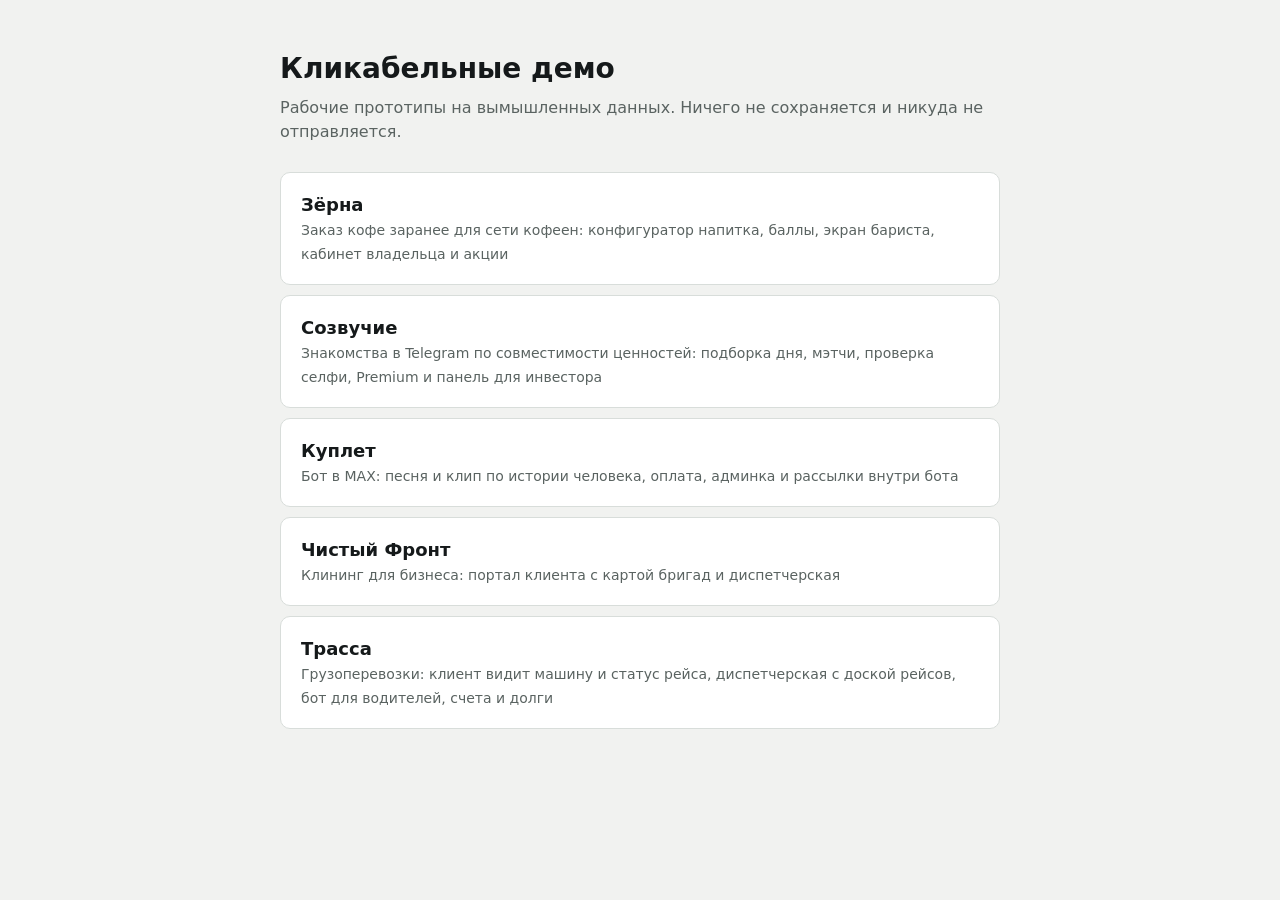
<file: index.html>
<!doctype html><html lang="ru"><head><meta charset="utf-8"><meta name="viewport" content="width=device-width,initial-scale=1"><meta name="robots" content="noindex"><title>Демо-проекты</title>
<style>body{margin:0;font:16px/1.5 system-ui,sans-serif;background:#F1F2F0;color:#15191A;padding:48px max(20px,calc(50% - 360px))}h1{font-size:28px;margin:0 0 6px}p{color:#5A6361;margin:0 0 28px}a{display:block;padding:18px 20px;background:#fff;border:1px solid #D8DDDA;border-radius:10px;color:inherit;text-decoration:none;margin-bottom:10px}a b{display:block;font-size:18px}a span{color:#5A6361;font-size:14px}a:hover{border-color:#15191A}</style></head>
<body><h1>Кликабельные демо</h1><p>Рабочие прототипы на вымышленных данных. Ничего не сохраняется и никуда не отправляется.</p>
<a href="zerna-order/"><b>Зёрна</b><span>Заказ кофе заранее для сети кофеен: конфигуратор напитка, баллы, экран бариста, кабинет владельца и акции</span></a>
<a href="sozvuchie/"><b>Созвучие</b><span>Знакомства в Telegram по совместимости ценностей: подборка дня, мэтчи, проверка селфи, Premium и панель для инвестора</span></a>
<a href="kuplet-max/"><b>Куплет</b><span>Бот в MAX: песня и клип по истории человека, оплата, админка и рассылки внутри бота</span></a>
<a href="chisty-front/"><b>Чистый Фронт</b><span>Клининг для бизнеса: портал клиента с картой бригад и диспетчерская</span></a>
<a href="logistik-track/"><b>Трасса</b><span>Грузоперевозки: клиент видит машину и статус рейса, диспетчерская с доской рейсов, бот для водителей, счета и долги</span></a>
</body></html>
</file>
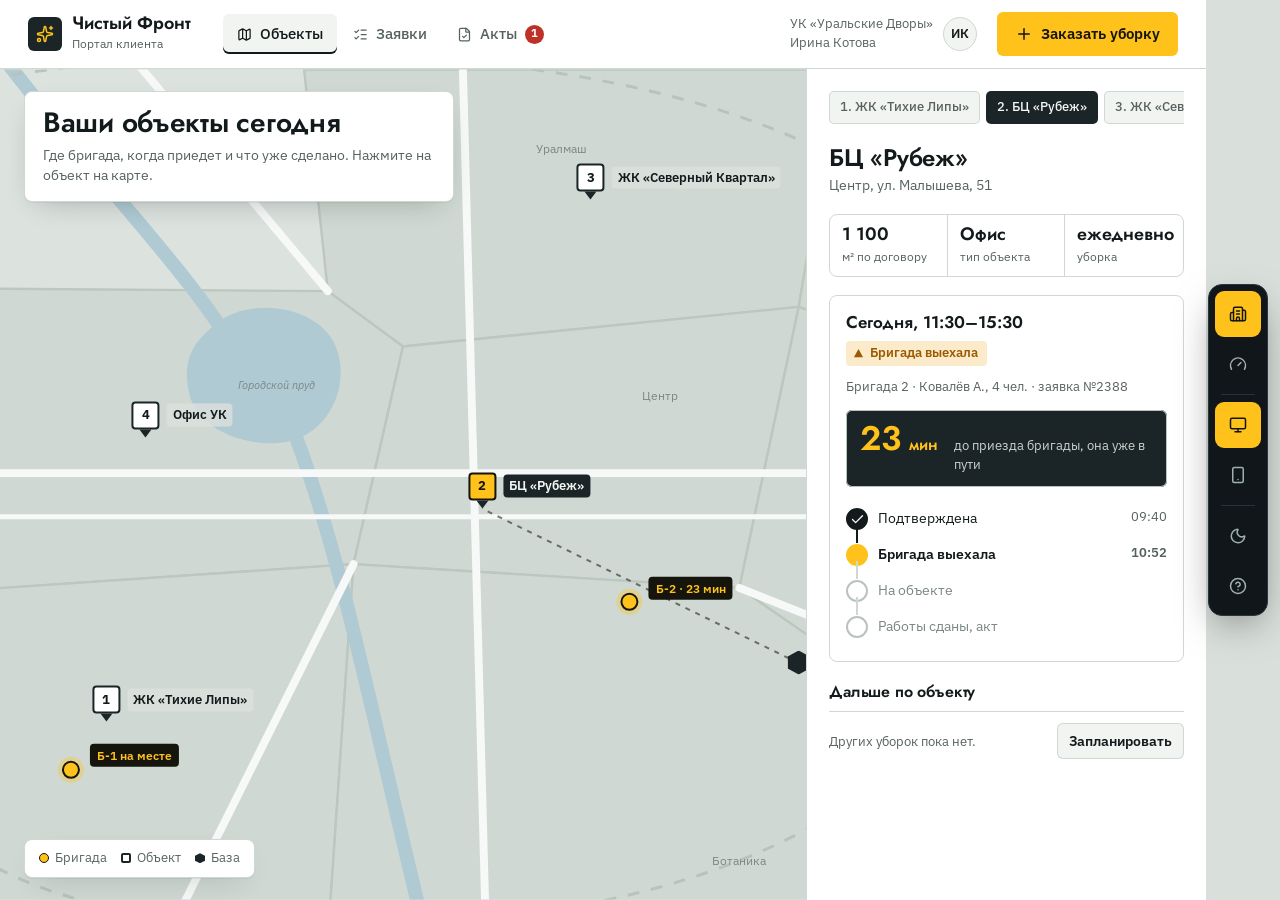
<file: chisty-front/index.html>
<!doctype html>
<html lang="ru">
<head>
<meta charset="utf-8">
<meta name="viewport" content="width=device-width,initial-scale=1,viewport-fit=cover">
<title>Чистый Фронт — портал и диспетчерская</title>
<meta name="description" content="Демо: портал клиента и диспетчерская клининговой компании. Данные вымышлены.">
<meta name="robots" content="noindex">
<link rel="preconnect" href="https://fonts.googleapis.com"><link rel="preconnect" href="https://fonts.gstatic.com" crossorigin>
<link rel="stylesheet" href="https://fonts.googleapis.com/css2?family=Jost:wght@400;500;600;700&family=IBM+Plex+Sans:wght@400;500;600;700&display=swap">
<style>
:root{
  --bg:#E6EAE7;--bg2:#D9DFDB;--surf:#FFFFFF;--surf2:#F2F4F2;--line:#D0D8D3;--line2:#B9C3BD;
  --ink:#131A1B;--ink2:#566260;--ink3:#7C8886;
  --brand:#1B2527;--brandInk:#EEF2EF;--brand2:#2A3638;--sel:#1B2527;--selInk:#F4F6F4;
  --act:#FFC21A;--actH:#FFB000;--actInk:#16150D;
  --ok:#127A52;--okBg:#DDF1E7;--warn:#9A5B00;--warnBg:#FCEBCB;--bad:#BE3128;--badBg:#F9DFDC;--info:#2457C5;--infoBg:#DFE8FA;
  --land:#DCE2DE;--dist:#CFD8D2;--distLine:#BCC7C0;--water:#AFCAD3;--road:#F7F9F8;--pin:#1B2527;
  --sh:0 1px 0 rgba(19,26,27,.05),0 10px 30px -14px rgba(19,26,27,.32);
  --r:8px;--fd:'Jost','Trebuchet MS',system-ui,sans-serif;--fb:'IBM Plex Sans','Segoe UI',system-ui,sans-serif;
  color-scheme:light;
}
@media (prefers-color-scheme:dark){:root:not([data-theme="light"]){
  --bg:#0C1112;--bg2:#070A0B;--surf:#141B1D;--surf2:#1A2326;--line:#263235;--line2:#34434A;
  --ink:#E8EDEB;--ink2:#9BA8A6;--ink3:#73817F;--brand:#1E2A2D;--brandInk:#EEF2EF;--brand2:#2B393C;--sel:#E8EDEB;--selInk:#111718;
  --okBg:#123527;--ok:#4FCB95;--warnBg:#3A2A0E;--warn:#F2B24B;--badBg:#3D1714;--bad:#FF7A70;--infoBg:#14254A;--info:#82A6FF;
  --land:#141D1F;--dist:#18232A;--distLine:#26343B;--water:#1D3D49;--road:#23323A;--pin:#E8EDEB;
  --sh:0 1px 0 rgba(0,0,0,.3),0 12px 30px -14px rgba(0,0,0,.7);color-scheme:dark}}
:root[data-theme="dark"]{
  --bg:#0C1112;--bg2:#070A0B;--surf:#141B1D;--surf2:#1A2326;--line:#263235;--line2:#34434A;
  --ink:#E8EDEB;--ink2:#9BA8A6;--ink3:#73817F;--brand:#1E2A2D;--brandInk:#EEF2EF;--brand2:#2B393C;--sel:#E8EDEB;--selInk:#111718;
  --okBg:#123527;--ok:#4FCB95;--warnBg:#3A2A0E;--warn:#F2B24B;--badBg:#3D1714;--bad:#FF7A70;--infoBg:#14254A;--info:#82A6FF;
  --land:#141D1F;--dist:#18232A;--distLine:#26343B;--water:#1D3D49;--road:#23323A;--pin:#E8EDEB;
  --sh:0 1px 0 rgba(0,0,0,.3),0 12px 30px -14px rgba(0,0,0,.7);color-scheme:dark}
*{box-sizing:border-box}
html,body{margin:0;height:100%}
body{background:var(--bg2);color:var(--ink);font:400 15px/1.45 var(--fb);-webkit-font-smoothing:antialiased;font-variant-numeric:tabular-nums}
button,input,select,textarea{font:inherit;color:inherit}
button{cursor:pointer;border:0;background:none;padding:0}
.i{width:18px;height:18px;flex:none;stroke:currentColor;fill:none;stroke-width:2;stroke-linecap:round;stroke-linejoin:round}
.i.s{width:15px;height:15px}.i.l{width:22px;height:22px}
h1,h2,h3{font-family:var(--fd);font-weight:600;margin:0;letter-spacing:-.01em;text-wrap:balance}
:focus-visible{outline:2px solid var(--info);outline-offset:2px}

/* stage & frame */
.stage{position:fixed;inset:0;display:grid;place-items:center;background:var(--bg2)}
@media (min-width:761px){.stage{padding-right:74px}}
.app{position:relative;container-type:inline-size;background:var(--bg);overflow:hidden;display:grid;grid-template-rows:auto 1fr auto;width:100%;height:100%}
.stage.phone .app{width:390px;height:min(800px,calc(100vh - 40px));border-radius:38px;border:10px solid #0A0E0F;box-shadow:0 30px 80px -30px rgba(0,0,0,.6)}
.phcap{position:absolute;left:max(24px,calc(50% - 470px));top:50%;transform:translateY(-50%);width:230px;color:var(--ink2);font-size:14px;display:none}
.stage.phone .phcap{display:block}
.phcap b{display:block;font:600 22px/1.15 var(--fd);color:var(--ink);margin-bottom:8px}
@media (max-width:1100px){.phcap{display:none!important}}
.scr{overflow:auto;min-height:0;overscroll-behavior:contain}
.view{animation:fadeIn .22s ease both}
@keyframes fadeIn{from{opacity:0}to{opacity:1}}

/* header */
.hd{display:flex;align-items:center;gap:20px;padding:12px 28px;background:var(--surf);border-bottom:1px solid var(--line);min-width:0}
.logo{display:flex;align-items:center;gap:10px;min-width:0}
.logo .mk{width:34px;height:34px;border-radius:6px;background:var(--brand);color:var(--act);display:grid;place-items:center;flex:none}
.logo b{font:600 18px/1 var(--fd);display:block;white-space:nowrap}
.logo span{font-size:12px;color:var(--ink2);white-space:nowrap}
.nav{display:flex;gap:2px;margin-left:12px}
.nav button{padding:9px 14px;border-radius:6px;color:var(--ink2);font-weight:500;display:flex;gap:8px;align-items:center;transition:background .15s,color .15s}
.nav button:hover{background:var(--surf2);color:var(--ink)}
.nav button.on{color:var(--ink);background:var(--surf2);box-shadow:inset 0 -2px 0 var(--ink)}
.bdg{min-width:19px;height:19px;padding:0 5px;border-radius:10px;background:var(--bad);color:#fff;font-size:11px;font-weight:700;display:inline-grid;place-items:center}
.sp{flex:1}
.who{display:flex;align-items:center;gap:10px;font-size:13px;color:var(--ink2);white-space:nowrap}
.ava{width:34px;height:34px;border-radius:50%;background:var(--surf2);border:1px solid var(--line);display:grid;place-items:center;font-weight:600;color:var(--ink);font-size:13px}

/* buttons */
.btn{display:inline-flex;align-items:center;justify-content:center;gap:8px;min-height:44px;padding:0 18px;border-radius:6px;font-weight:600;transition:transform .12s,background .15s,box-shadow .15s;white-space:nowrap}
.btn:active{transform:scale(.97)}
.btn.y{background:var(--act);color:var(--actInk)}.btn.y:hover{background:var(--actH)}
.btn.d{background:var(--brand);color:var(--brandInk)}.btn.d:hover{background:var(--brand2)}
.btn.g{background:var(--surf2);color:var(--ink);box-shadow:inset 0 0 0 1px var(--line)}.btn.g:hover{box-shadow:inset 0 0 0 1px var(--line2)}
.btn.sm{min-height:36px;padding:0 12px;font-size:14px}
.btn[disabled]{opacity:.45;pointer-events:none}

/* status */
.st{display:inline-flex;align-items:center;gap:6px;font-size:13px;font-weight:600;padding:3px 9px 3px 7px;border-radius:4px;white-space:nowrap}
.st svg{width:11px;height:11px}
.st.new{background:var(--infoBg);color:var(--info)}.st.confirmed{background:var(--surf2);color:var(--ink);box-shadow:inset 0 0 0 1px var(--line)}
.st.enroute{background:var(--warnBg);color:var(--warn)}.st.onsite{background:var(--warnBg);color:var(--warn)}
.st.act{background:var(--badBg);color:var(--bad)}.st.closed{background:var(--okBg);color:var(--ok)}

/* portal: map split */
.pm{display:grid;grid-template-columns:minmax(0,1fr) 400px;height:100%;min-height:0}
.mapw{position:relative;min-width:0;overflow:hidden;background:var(--land)}
.maphd{position:absolute;left:24px;top:22px;right:24px;display:flex;gap:16px;align-items:flex-start;pointer-events:none}
.maphd .t{background:var(--surf);border:1px solid var(--line);border-radius:var(--r);padding:16px 18px;box-shadow:var(--sh);pointer-events:auto;max-width:430px}
.maphd h1{font-size:28px;line-height:1.1}
.maphd p{margin:6px 0 0;color:var(--ink2);font-size:14px}
.legend{position:absolute;left:24px;bottom:22px;display:flex;gap:14px;background:var(--surf);border:1px solid var(--line);border-radius:var(--r);padding:9px 14px;font-size:13px;color:var(--ink2);box-shadow:var(--sh)}
.legend i{display:inline-block;width:10px;height:10px;margin-right:6px;vertical-align:-1px}
.mapw{container-type:size}
.mapin{position:absolute;left:50%;top:50%;width:max(100cqw,calc(100cqh * 600 / 420));aspect-ratio:600/420;transform:translate(-50%,-50%)}
.mapin svg.map{position:absolute;inset:0;width:100%;height:100%}
.ovl{position:absolute;inset:0}
.dl{position:absolute;transform:translate(-50%,-50%);font-size:12px;color:var(--ink3);white-space:nowrap;pointer-events:none}
.dl.it{font-style:italic;font-size:11px}
.base{position:absolute;transform:translate(-11px,-50%);display:flex;align-items:center;gap:6px;font-size:12px;font-weight:600;color:var(--ink2);pointer-events:none}
.base i{width:22px;height:24px;background:var(--pin);clip-path:polygon(50% 0,100% 25%,100% 75%,50% 100%,0 75%,0 25%)}
.pin{position:absolute;transform:translate(-14px,-100%);display:flex;align-items:center;gap:7px;padding-bottom:8px}
.pin::after{content:"";position:absolute;left:8px;bottom:0;border:6px solid transparent;border-top:8px solid var(--pin);border-bottom:0}
.pin .sq{width:28px;height:28px;border-radius:4px;background:var(--surf);border:2px solid var(--pin);display:grid;place-items:center;font-weight:700;font-size:13px;transition:background .15s,transform .15s}
.pin:hover .sq{transform:translateY(-2px)}
.pin .lbl{font-size:13px;font-weight:600;color:var(--ink);background:color-mix(in srgb,var(--land) 80%,transparent);padding:2px 6px;border-radius:4px;white-space:nowrap}
.pin.on .sq{background:var(--act);border-color:#16150D;color:#16150D}
.pin.on .lbl{background:var(--sel);color:var(--selInk)}
.intro .pin{animation:drop .5s var(--d) cubic-bezier(.2,1.4,.4,1) both}
@keyframes drop{from{opacity:0;transform:translate(-14px,calc(-100% - 18px))}to{opacity:1;transform:translate(-14px,-100%)}}
.brg{position:absolute;transform:translate(-50%,-50%);display:flex;align-items:center;gap:6px;transition:left 1s linear,top 1s linear;z-index:2;pointer-events:none}
.brg i{width:18px;height:18px;border-radius:50%;background:var(--act);border:2px solid #16150D;box-shadow:0 0 0 4px color-mix(in srgb,var(--act) 35%,transparent)}
.brg b{background:#16150D;color:#FFC21A;font-size:12px;font-weight:600;padding:3px 7px;border-radius:4px;white-space:nowrap;transform:translate(4px,-14px)}
.route{stroke:#16150D;stroke-width:2;stroke-dasharray:5 6;fill:none;opacity:.55}
:root[data-theme="dark"] .route{stroke:#FFC21A}
@media (prefers-color-scheme:dark){:root:not([data-theme="light"]) .route{stroke:#FFC21A}}
.side{background:var(--surf);border-left:1px solid var(--line);overflow:auto;min-height:0;padding:22px 22px 28px;display:flex;flex-direction:column;gap:18px}
.intro .side{animation:slideIn .6s .15s cubic-bezier(.2,.8,.2,1) both}
@keyframes slideIn{from{opacity:0;transform:translateX(24px)}to{opacity:1;transform:none}}
.objtabs{display:flex;gap:6px;overflow-x:auto;padding-bottom:2px;scrollbar-width:none}
.objtabs button{flex:none;padding:7px 11px;border-radius:5px;font-size:13px;font-weight:500;background:var(--surf2);color:var(--ink2);box-shadow:inset 0 0 0 1px var(--line)}
.objtabs button.on{background:var(--sel);color:var(--selInk);box-shadow:none}
.ob h2{font-size:24px;line-height:1.15}
.ob .ad{color:var(--ink2);font-size:14px;margin-top:4px}
.facts{display:grid;grid-template-columns:repeat(3,minmax(0,1fr));border:1px solid var(--line);border-radius:var(--r);overflow:hidden}
.facts div{padding:10px 12px;border-right:1px solid var(--line)}.facts div:last-child{border-right:0}
.facts b{display:block;font:600 18px/1.1 var(--fd)}.facts span{font-size:12px;color:var(--ink2)}
.visit{border:1px solid var(--line);border-radius:var(--r);padding:16px}
.visit .top{display:flex;justify-content:space-between;align-items:center;gap:8px 10px;margin-bottom:12px;flex-wrap:wrap}
.visit .when{font:600 17px/1.2 var(--fd);white-space:nowrap}
.visit .brig{font-size:13px;color:var(--ink2);margin-bottom:14px}
.eta{display:flex;align-items:baseline;gap:8px;box-shadow:inset 0 0 0 1px var(--line2);background:var(--brand);color:var(--brandInk);border-radius:6px;padding:12px 14px;margin-bottom:14px}
.eta b{font:600 34px/1 var(--fd);color:var(--act);white-space:nowrap}.eta em{font:600 16px var(--fd);font-style:normal;color:var(--act);margin-right:8px}.eta span{font-size:13px;opacity:.85}
.steps{list-style:none;margin:0;padding:0;display:grid;gap:0}
.steps li{display:grid;grid-template-columns:22px 1fr auto;gap:10px;align-items:start;padding:7px 0;position:relative;font-size:14px;color:var(--ink3)}
.steps li:not(:last-child)::before{content:"";position:absolute;left:10px;top:24px;bottom:-6px;width:2px;background:var(--line)}
.steps li .dt{width:22px;height:22px;border-radius:50%;border:2px solid var(--line2);background:var(--surf);display:grid;place-items:center}
.steps li.done{color:var(--ink)}.steps li.done .dt{background:var(--ink);border-color:var(--ink);color:var(--surf)}
.steps li.done:not(:last-child)::before{background:var(--ink)}
.steps li.cur{color:var(--ink);font-weight:600}.steps li.cur .dt{border-color:var(--act);background:var(--act)}
.steps li time{font-size:13px;color:var(--ink2)}
.up h3{font-size:16px;margin-bottom:8px}
.row{display:flex;align-items:center;gap:12px;padding:11px 0;border-top:1px solid var(--line);font-size:14px}
.row .gr{flex:1;min-width:0}.row .gr b{display:block;font-weight:600}.row .gr span{color:var(--ink2);font-size:13px}

/* tables & pages */
.pg{padding:28px;max-width:1180px;margin:0 auto;display:flex;flex-direction:column;gap:20px}
.pg h1{font-size:30px}
.pg .sub{color:var(--ink2);margin-top:4px}
.card{background:var(--surf);border:1px solid var(--line);border-radius:var(--r)}
.tbl{width:100%;border-collapse:collapse;font-size:14px}
.tbl th{text-align:left;font-weight:500;color:var(--ink2);font-size:13px;padding:12px 16px;border-bottom:1px solid var(--line)}
.tbl td{padding:13px 16px;border-bottom:1px solid var(--line);vertical-align:middle}
.tbl tr:last-child td{border-bottom:0}
.tbl tbody tr{transition:background .15s}.tbl tbody tr:hover{background:var(--surf2)}
.tbl .num{text-align:right;white-space:nowrap}
.tw{overflow-x:auto}
.flash{animation:flash 2s ease}
@keyframes flash{0%,40%{background:color-mix(in srgb,var(--act) 38%,transparent)}100%{background:transparent}}
.acts{display:grid;gap:12px}
.actc{display:grid;grid-template-columns:auto minmax(0,1fr) auto;gap:16px;align-items:center;padding:16px 18px}
.actc .ic{width:44px;height:52px;border:1.5px solid var(--line2);border-radius:4px;display:grid;place-items:center;color:var(--ink2);position:relative;background:var(--surf2)}
.actc .ic::after{content:"";position:absolute;right:-1.5px;top:-1.5px;border:7px solid transparent;border-right-color:var(--surf);border-top-color:var(--surf)}
.actc b{font-weight:600}.actc .m{font-size:13px;color:var(--ink2)}
.acta{display:flex;gap:8px;flex-wrap:wrap;justify-content:flex-end}

/* drawer & modal */
.ov{position:absolute;inset:0;z-index:40;background:rgba(10,14,15,.42);animation:fadeIn .2s both;display:flex;justify-content:flex-end}
.ov.closing{animation:fadeOut .2s both}
@keyframes fadeOut{to{opacity:0}}
.dr{width:min(560px,100%);height:100%;background:var(--surf);display:grid;grid-template-rows:auto 1fr auto;animation:drIn .32s cubic-bezier(.2,.8,.2,1) both}
.ov.closing .dr{animation:drOut .2s both}
@keyframes drIn{from{transform:translateX(40px);opacity:.4}to{transform:none;opacity:1}}
@keyframes drOut{to{transform:translateX(40px);opacity:0}}
.drh{display:flex;align-items:center;gap:12px;padding:18px 22px;border-bottom:1px solid var(--line)}
.drh h2{font-size:21px;flex:1}
.x{width:40px;height:40px;border-radius:6px;display:grid;place-items:center;color:var(--ink2)}.x:hover{background:var(--surf2)}
.drb{overflow:auto;padding:20px 22px;display:flex;flex-direction:column;gap:20px;min-height:0}
.drf{padding:14px 22px;border-top:1px solid var(--line);display:flex;gap:12px;align-items:center;background:var(--surf)}
.drf .tot{flex:1;min-width:0}.drf .tot b{font:600 24px/1 var(--fd);display:block}.drf .tot span{font-size:12px;color:var(--ink2)}
.prog{display:flex;gap:6px;padding:0 22px 0;margin-top:-1px}
.prog i{flex:1;height:3px;background:var(--line);border-radius:2px}.prog i.on{background:var(--ink)}
.fl{display:block;font-size:13px;font-weight:600;margin-bottom:8px}
.fl em{font-style:normal;font-weight:400;color:var(--ink2)}
.chips{display:flex;flex-wrap:wrap;gap:8px}
.chip{padding:9px 13px;border-radius:6px;background:var(--surf2);box-shadow:inset 0 0 0 1px var(--line);font-size:14px;font-weight:500;min-height:40px;transition:background .15s,box-shadow .15s}
.chip.on{background:var(--sel);color:var(--selInk);box-shadow:none}
.chip small{display:block;font-size:12px;font-weight:400;opacity:.75}
.types{display:grid;grid-template-columns:repeat(auto-fill,minmax(150px,1fr));gap:10px}
.ty{text-align:left;border-radius:var(--r);overflow:hidden;box-shadow:inset 0 0 0 1px var(--line);background:var(--surf);transition:box-shadow .15s,transform .15s}
.ty:hover{transform:translateY(-2px)}
.ty.on{box-shadow:inset 0 0 0 2px var(--ink)}
.ty svg{display:block;width:100%;height:84px}
.ty div{padding:8px 10px 10px}.ty b{display:block;font-size:14px}.ty span{font-size:12px;color:var(--ink2)}
.inp{width:100%;min-height:44px;padding:10px 12px;border-radius:6px;border:1px solid var(--line2);background:var(--surf);font-size:16px}
.inp.err{border-color:var(--bad)}
.er{color:var(--bad);font-size:13px;margin-top:6px}
.arow{display:grid;grid-template-columns:130px 1fr;gap:12px;align-items:center}
input[type=range]{width:100%;accent-color:var(--ink)}
.chk{display:flex;align-items:center;gap:10px;padding:10px 12px;border-radius:6px;box-shadow:inset 0 0 0 1px var(--line);font-size:14px;cursor:pointer}
.chk input{width:18px;height:18px;accent-color:var(--ink)}
.chk span{flex:1}.chk em{font-style:normal;color:var(--ink2);font-size:13px}
.calc{background:var(--surf2);border-radius:var(--r);padding:12px 14px;font-size:13px;color:var(--ink2);display:grid;gap:4px}
.calc div{display:flex;justify-content:space-between;gap:10px}.calc b{color:var(--ink);font-weight:600}
.slots{display:grid;grid-template-columns:repeat(auto-fill,minmax(118px,1fr));gap:8px}
.slot{padding:10px;border-radius:6px;box-shadow:inset 0 0 0 1px var(--line);text-align:left;background:var(--surf);transition:background .15s}
.slot b{display:block;font:600 16px/1.1 var(--fd);white-space:nowrap}.slot span{font-size:12px;color:var(--ink2)}
.slot.on{background:var(--sel);color:var(--selInk);box-shadow:none}.slot.on span{color:var(--selInk);opacity:.8}
.slot.few span{color:var(--warn);font-weight:600}.slot.on.few span{color:var(--selInk)}
.sum{border:1px solid var(--line);border-radius:var(--r);padding:4px 14px}
.sum div{display:flex;justify-content:space-between;gap:12px;padding:9px 0;border-bottom:1px solid var(--line);font-size:14px}.sum div:last-child{border:0}
.sum span{color:var(--ink2)}.sum b{text-align:right}
.ok{display:grid;place-items:center;text-align:center;gap:10px;padding:30px 10px}
.ok .big{width:64px;height:64px;border-radius:50%;background:var(--okBg);color:var(--ok);display:grid;place-items:center;animation:pop .45s cubic-bezier(.2,1.5,.4,1) both}
@keyframes pop{from{transform:scale(.4);opacity:0}to{transform:none;opacity:1}}
.ok h2{font-size:24px}.ok p{color:var(--ink2);margin:0;max-width:360px}
.md{margin:auto;width:min(520px,calc(100% - 32px));max-height:calc(100% - 40px);background:var(--surf);border-radius:12px;display:grid;grid-template-rows:auto 1fr auto;overflow:hidden;animation:mdIn .26s cubic-bezier(.2,.8,.2,1) both}
.ov.center{justify-content:center;align-items:center}
@keyframes mdIn{from{transform:scale(.96) translateY(8px);opacity:0}to{transform:none;opacity:1}}
.works{display:grid;gap:6px}.works div{display:flex;gap:8px;align-items:center;font-size:14px}.works .i{color:var(--ok)}

/* toast */
.toast{position:absolute;left:50%;bottom:24px;z-index:60;transform:translateX(-50%);background:var(--brand);color:var(--brandInk);padding:12px 16px;border-radius:8px;display:flex;gap:10px;align-items:center;font-weight:500;box-shadow:var(--sh);animation:tin .25s both;max-width:calc(100% - 32px)}
.toast .i{color:var(--act)}
@keyframes tin{from{opacity:0;transform:translate(-50%,10px)}to{opacity:1;transform:translateX(-50%)}}

/* admin */
.adh{background:var(--brand);color:var(--brandInk);border-bottom:0}
.adh .logo span{color:color-mix(in srgb,var(--brandInk) 70%,transparent)}
.adh .logo .mk{background:var(--act);color:#16150D}
.adh .nav button{color:color-mix(in srgb,var(--brandInk) 72%,transparent)}
.adh .nav button:hover{background:var(--brand2);color:var(--brandInk)}
.adh .nav button.on{background:var(--brand2);color:var(--brandInk);box-shadow:inset 0 -2px 0 var(--act)}
.adh .who{color:color-mix(in srgb,var(--brandInk) 72%,transparent)}
.kpis{display:grid;grid-template-columns:repeat(4,minmax(0,1fr));gap:12px}
.kpi{padding:16px 18px}
.kpi span{font-size:13px;color:var(--ink2);display:flex;gap:7px;align-items:center}
.kpi b{display:block;font:600 32px/1.1 var(--fd);margin:8px 0 4px}
.kpi small{font-size:12px;font-weight:600}.kpi small.up{color:var(--ok)}.kpi small.dn{color:var(--bad)}
.kpi.main{background:var(--act);border-color:var(--act);color:#16150D}.kpi.main span,.kpi.main small{color:#16150D}
.two{display:grid;grid-template-columns:minmax(0,1fr) 340px;gap:16px;align-items:start}
.gc{padding:16px 18px 18px}
.gch{display:flex;align-items:center;gap:12px;margin-bottom:14px}
.gch h2{font-size:19px;flex:1}
.gantt{overflow-x:auto}
.gin{min-width:720px}
.gax{display:grid;grid-template-columns:150px 1fr;font-size:12px;color:var(--ink3)}
.gax .hrs{position:relative;height:20px}
.gax .hrs span{position:absolute;transform:translateX(-50%)}
.grow{display:grid;grid-template-columns:150px 1fr;align-items:stretch;border-top:1px solid var(--line);min-height:54px}
.grow .bn{padding:8px 10px 8px 0;font-size:13px}.grow .bn b{display:block;font-size:14px}.grow .bn span{color:var(--ink2);font-size:12px}
.gl{position:relative;background:repeating-linear-gradient(90deg,transparent 0,transparent calc(100%/12 - 1px),var(--line) calc(100%/12 - 1px),var(--line) calc(100%/12))}
.now{position:absolute;top:0;bottom:0;width:2px;background:var(--bad);z-index:2}
.now.lab::before{content:"11:00";position:absolute;top:-18px;left:50%;transform:translateX(-50%);font-size:11px;font-weight:700;color:var(--bad)}
.job{position:absolute;top:6px;bottom:6px;border-radius:5px;padding:5px 8px;font-size:12px;line-height:1.25;overflow:hidden;text-align:left;border-left:4px solid;transition:transform .15s,box-shadow .15s;transform-origin:left center}
.job:hover{transform:translateY(-1px);box-shadow:var(--sh);z-index:3}
.job b{display:block;font-weight:600;white-space:nowrap;overflow:hidden;text-overflow:ellipsis}.job span{white-space:nowrap;opacity:.8}
.job.confirmed{background:var(--surf2);border-color:var(--ink);color:var(--ink)}
.job.enroute,.job.onsite{background:var(--warnBg);border-color:var(--warn);color:var(--ink)}
.job.act,.job.closed{background:var(--okBg);border-color:var(--ok);color:var(--ink)}
.job.new{background:var(--infoBg);border-color:var(--info);color:var(--ink)}
.grow-in .job{animation:grow .6s cubic-bezier(.2,.8,.2,1) both}
@keyframes grow{from{transform:scaleX(0)}to{transform:none}}
.att{padding:16px 18px}
.att h2{font-size:19px;display:flex;align-items:center;gap:8px;margin-bottom:6px}
.ai{display:grid;grid-template-columns:auto minmax(0,1fr);gap:10px;padding:12px 0;border-top:1px solid var(--line);font-size:14px}
.ai .ic{width:32px;height:32px;border-radius:6px;display:grid;place-items:center}
.ai .ic.b{background:var(--infoBg);color:var(--info)}.ai .ic.r{background:var(--badBg);color:var(--bad)}.ai .ic.w{background:var(--warnBg);color:var(--warn)}
.ai b{font-weight:600;display:block}.ai span{color:var(--ink2);font-size:13px}
.ai .btn{margin-top:8px}
.board{display:grid;grid-template-columns:repeat(6,minmax(200px,1fr));gap:10px;overflow-x:auto;padding-bottom:6px}
.col{background:var(--surf2);border-radius:var(--r);padding:10px;min-width:0;display:flex;flex-direction:column;gap:8px}
.col h3{font-size:14px;font-family:var(--fb);font-weight:600;display:flex;justify-content:space-between;padding:2px 4px 4px}
.col h3 span{color:var(--ink2)}
.bc{background:var(--surf);border:1px solid var(--line);border-radius:6px;padding:10px 11px;text-align:left;font-size:13px;display:grid;gap:3px;transition:transform .15s,box-shadow .15s}
.bc:hover{transform:translateY(-2px);box-shadow:var(--sh)}
.bc b{font-size:14px}.bc span{color:var(--ink2)}
.bc .pr{display:flex;justify-content:space-between;margin-top:4px;color:var(--ink);font-weight:600}
.tar{display:grid;grid-template-columns:repeat(auto-fill,minmax(330px,1fr));gap:12px}
.tc{padding:14px;display:grid;grid-template-columns:96px 1fr;gap:12px;align-items:center}
.tc svg{width:96px;height:72px;border-radius:6px}
.tc>div{min-width:0}.tc b{display:block}.tc .tin{display:flex;align-items:center;gap:6px;margin-top:8px;flex-wrap:wrap}
.tc .tin .inp{width:96px;min-height:40px;font-size:15px}
.tc small{color:var(--ink2)}
.bopt{display:grid;gap:8px}
.bopt button{display:flex;align-items:center;gap:12px;padding:12px;border-radius:6px;box-shadow:inset 0 0 0 1px var(--line);text-align:left;transition:background .15s}
.bopt button:hover{background:var(--surf2)}
.bopt button b{display:block}.bopt button span{font-size:13px;color:var(--ink2)}
.bopt button.busy{opacity:.45;pointer-events:none}

/* demo console */
.pult{border:1px solid #2A363B;position:fixed;right:12px;top:50%;transform:translateY(-50%);z-index:100;display:flex;flex-direction:column;gap:4px;padding:6px;background:#10161A;border-radius:14px;box-shadow:0 14px 40px -12px rgba(0,0,0,.55)}
.pult button{width:46px;height:46px;border-radius:9px;color:#9FB0AE;display:grid;place-items:center;position:relative;transition:background .15s,color .15s}
.pult button:hover{background:#1E2A2F;color:#fff}
.pult button.on{background:#FFC21A;color:#16150D}
.pult hr{border:0;height:1px;background:#26343A;margin:3px 6px}
.pult button::after{content:attr(data-tip);position:absolute;right:56px;top:50%;transform:translateY(-50%);background:#10161A;color:#fff;font-size:12px;font-weight:500;padding:6px 9px;border-radius:6px;white-space:nowrap;opacity:0;pointer-events:none;transition:opacity .15s}
.pult button:hover::after{opacity:1}
.tour{position:fixed;right:76px;top:50%;transform:translateY(-50%);z-index:101;width:300px;background:#10161A;color:#E8EDEB;border-radius:12px;padding:16px 18px;font-size:14px;box-shadow:0 14px 40px -12px rgba(0,0,0,.6);animation:fadeIn .2s both}
.tour b{font:600 17px var(--fd);display:block;margin-bottom:8px}
.tour ol{margin:0;padding-left:18px;display:grid;gap:6px;color:#C3CFCD}
.tour p{margin:10px 0 0;font-size:12px;color:#8A9896}
.gear{display:none}
@media (max-width:760px){
  .pult{top:auto;bottom:auto;right:10px;top:10px;transform:none;flex-direction:row;display:none}
  .pult.open{display:flex;flex-direction:column;top:auto;bottom:134px;right:12px}
  .pult [data-a="dev"]{display:none}
  .pult button::after{display:none}
  .gear{display:grid;position:fixed;right:12px;bottom:82px;box-shadow:0 8px 24px -8px rgba(0,0,0,.6);z-index:101;width:44px;height:44px;border-radius:10px;background:#10161A;color:#FFC21A;place-items:center}
  .tour{right:10px;left:10px;width:auto;top:auto;bottom:16px;transform:none}
}
.stage.phone ~ .gear{display:none}
.gear[hidden]{display:none!important}

/* mobile layout via container */
.bnav{display:none}
@container (max-width:900px){
  .pm{grid-template-columns:minmax(0,1fr) 340px}
  .kpis{grid-template-columns:repeat(2,minmax(0,1fr))}
  .two{grid-template-columns:minmax(0,1fr)}
  .who span{display:none}
}
@container (max-width:760px){
  .tar{grid-template-columns:minmax(0,1fr)}
  .hd{padding:10px 16px;gap:10px}
  .hd .nav,.hd .who{display:none}
  .hd .btn.y .lb{display:none}
  .hd .btn.y{width:44px;padding:0}
  .bnav{display:grid;grid-template-columns:repeat(3,1fr);background:var(--surf);border-top:1px solid var(--line);padding:4px 6px 8px}
  .bnav.a4{grid-template-columns:repeat(4,1fr)}
  .bnav button{display:grid;justify-items:center;gap:2px;padding:6px 2px;font-size:11px;color:var(--ink2);font-weight:500;position:relative;min-height:48px}
  .bnav button.on{color:var(--ink)}
  .bnav button.on .i{color:var(--ink)}
  .bnav button.on::before{content:"";position:absolute;top:-4px;left:30%;right:30%;height:3px;background:var(--act);border-radius:0 0 3px 3px}
  .bnav .bdg{position:absolute;top:2px;left:calc(50% + 6px);height:16px;min-width:16px;font-size:10px}
  .pm{display:block;height:auto}
  .mapw{height:330px}
  .maphd{left:12px;right:12px;top:12px}
  .maphd .t{padding:10px 12px}
  .maphd{display:none}
  .legend{left:12px;bottom:10px;font-size:11px;gap:8px;padding:6px 9px}
  .side{border-left:0;padding:16px;overflow:visible}
  .pg{padding:16px;gap:14px}
  .pg h1{font-size:24px}
  .actc{grid-template-columns:auto minmax(0,1fr);padding:14px}
  .acta{grid-column:1/-1;justify-content:stretch}.acta .btn{flex:1}
  .kpi{padding:12px 14px}.kpi b{font-size:22px;white-space:nowrap}.kpi span{font-size:12px}.kpi small{font-size:11px}
  .gch span{display:none}
  .gax,.grow{grid-template-columns:92px 1fr}.grow .bn b{font-size:13px}
  .dr{width:100%;height:94%;margin-top:auto;border-radius:16px 16px 0 0;animation-name:shIn}
  .ov.closing .dr{animation-name:shOut}
  .ov{align-items:flex-end}
  .drb{padding:16px}.drh{padding:14px 16px}.drf{padding:12px 16px}
  .arow{grid-template-columns:1fr}
  .tbl.rsp thead{display:none}
  .tbl.rsp tr{display:grid;grid-template-columns:1fr auto;gap:2px 10px;padding:12px 14px;border-bottom:1px solid var(--line)}
  .tbl.rsp td{padding:0;border:0}
  .tbl.rsp td.hm{display:none}
  .gc,.att{padding:14px}
  .toast{bottom:76px}
  .board{grid-template-columns:repeat(6,minmax(220px,1fr))}
}
@keyframes shIn{from{transform:translateY(60px);opacity:.4}to{transform:none;opacity:1}}
@keyframes shOut{to{transform:translateY(60px);opacity:0}}
@media (prefers-reduced-motion:reduce){*,*::before,*::after{animation:none!important;transition:none!important}}
</style>
</head>
<body>
<svg width="0" height="0" style="position:absolute" aria-hidden="true"><symbol id="i-arrow-right" viewBox="0 0 24 24"><path d="M5 12h14" />
  <path d="m12 5 7 7-7 7" /></symbol><symbol id="i-bell" viewBox="0 0 24 24"><path d="M10.268 21a2 2 0 0 0 3.464 0" />
  <path d="M3.262 15.326A1 1 0 0 0 4 17h16a1 1 0 0 0 .74-1.673C19.41 13.956 18 12.499 18 8A6 6 0 0 0 6 8c0 4.499-1.411 5.956-2.738 7.326" /></symbol><symbol id="i-building-2" viewBox="0 0 24 24"><path d="M10 12h4" />
  <path d="M10 8h4" />
  <path d="M14 21v-3a2 2 0 0 0-4 0v3" />
  <path d="M6 10H4a2 2 0 0 0-2 2v7a2 2 0 0 0 2 2h16a2 2 0 0 0 2-2V9a2 2 0 0 0-2-2h-2" />
  <path d="M6 21V5a2 2 0 0 1 2-2h8a2 2 0 0 1 2 2v16" /></symbol><symbol id="i-calendar-days" viewBox="0 0 24 24"><path d="M8 2v3" />
  <path d="M16 2v3" />
  <rect x="3" y="3" width="18" height="18" rx="2" />
  <path d="M3 9h18" />
  <path d="M8 13h.01" />
  <path d="M12 13h.01" />
  <path d="M16 13h.01" />
  <path d="M8 17h.01" />
  <path d="M12 17h.01" />
  <path d="M16 17h.01" /></symbol><symbol id="i-check" viewBox="0 0 24 24"><path d="M20 6 9 17l-5-5" /></symbol><symbol id="i-chevron-left" viewBox="0 0 24 24"><path d="m15 18-6-6 6-6" /></symbol><symbol id="i-circle-check" viewBox="0 0 24 24"><circle cx="12" cy="12" r="10" />
  <path d="m16 9-5.5 5.5L8 12" /></symbol><symbol id="i-circle-help" viewBox="0 0 24 24"><circle cx="12" cy="12" r="10" />
  <path d="M9.09 9a3 3 0 0 1 5.83 1c0 2-3 3-3 3" />
  <path d="M12 17h.01" /></symbol><symbol id="i-file-check" viewBox="0 0 24 24"><path d="M6 22a2 2 0 0 1-2-2V4a2 2 0 0 1 2-2h8a2.4 2.4 0 0 1 1.704.706l3.588 3.588A2.4 2.4 0 0 1 20 8v12a2 2 0 0 1-2 2z" />
  <path d="M14 2v5a1 1 0 0 0 1 1h5" />
  <path d="m9 15 2 2 4-4" /></symbol><symbol id="i-gauge" viewBox="0 0 24 24"><path d="m12 14 4-4" />
  <path d="M3.34 19a10 10 0 1 1 17.32 0" /></symbol><symbol id="i-layout-grid" viewBox="0 0 24 24"><rect width="7" height="7" x="3" y="3" rx="1" />
  <rect width="7" height="7" x="14" y="3" rx="1" />
  <rect width="7" height="7" x="14" y="14" rx="1" />
  <rect width="7" height="7" x="3" y="14" rx="1" /></symbol><symbol id="i-list-checks" viewBox="0 0 24 24"><path d="M13 5h8" />
  <path d="M13 12h8" />
  <path d="M13 19h8" />
  <path d="m3 17 2 2 4-4" />
  <path d="m3 7 2 2 4-4" /></symbol><symbol id="i-map" viewBox="0 0 24 24"><path d="M14.106 5.553a2 2 0 0 0 1.788 0l3.659-1.83A1 1 0 0 1 21 4.619v12.764a1 1 0 0 1-.553.894l-4.553 2.277a2 2 0 0 1-1.788 0l-4.212-2.106a2 2 0 0 0-1.788 0l-3.659 1.83A1 1 0 0 1 3 19.381V6.618a1 1 0 0 1 .553-.894l4.553-2.277a2 2 0 0 1 1.788 0z" />
  <path d="M15 5.764v15" />
  <path d="M9 3.236v15" /></symbol><symbol id="i-map-pin" viewBox="0 0 24 24"><path d="M20 10c0 4.993-5.539 10.193-7.399 11.799a1 1 0 0 1-1.202 0C9.539 20.193 4 14.993 4 10a8 8 0 0 1 16 0" />
  <circle cx="12" cy="10" r="3" /></symbol><symbol id="i-monitor" viewBox="0 0 24 24"><rect width="20" height="14" x="2" y="3" rx="2" />
  <line x1="8" x2="16" y1="21" y2="21" />
  <line x1="12" x2="12" y1="17" y2="21" /></symbol><symbol id="i-moon" viewBox="0 0 24 24"><path d="M20.985 12.486a9 9 0 1 1-9.473-9.472c.405-.022.617.46.402.803a6 6 0 0 0 8.268 8.268c.344-.215.825-.004.803.401" /></symbol><symbol id="i-pen-line" viewBox="0 0 24 24"><path d="M13 21h8" />
  <path d="M21.174 6.812a1 1 0 0 0-3.986-3.987L3.842 16.174a2 2 0 0 0-.5.83l-1.321 4.352a.5.5 0 0 0 .623.622l4.353-1.32a2 2 0 0 0 .83-.497z" /></symbol><symbol id="i-plus" viewBox="0 0 24 24"><path d="M5 12h14" />
  <path d="M12 5v14" /></symbol><symbol id="i-repeat" viewBox="0 0 24 24"><path d="m17 2 4 4-4 4" />
  <path d="M3 11v-1a4 4 0 0 1 4-4h14" />
  <path d="m7 22-4-4 4-4" />
  <path d="M21 13v1a4 4 0 0 1-4 4H3" /></symbol><symbol id="i-settings-2" viewBox="0 0 24 24"><path d="M14 17H5" />
  <path d="M19 7h-9" />
  <circle cx="17" cy="17" r="3" />
  <circle cx="7" cy="7" r="3" /></symbol><symbol id="i-smartphone" viewBox="0 0 24 24"><rect width="14" height="20" x="5" y="2" rx="2" ry="2" />
  <path d="M12 18h.01" /></symbol><symbol id="i-sparkles" viewBox="0 0 24 24"><path d="M11.017 2.814a1 1 0 0 1 1.966 0l1.051 5.558a2 2 0 0 0 1.594 1.594l5.558 1.051a1 1 0 0 1 0 1.966l-5.558 1.051a2 2 0 0 0-1.594 1.594l-1.051 5.558a1 1 0 0 1-1.966 0l-1.051-5.558a2 2 0 0 0-1.594-1.594l-5.558-1.051a1 1 0 0 1 0-1.966l5.558-1.051a2 2 0 0 0 1.594-1.594z" />
  <path d="M20 2v4" />
  <path d="M22 4h-4" />
  <circle cx="4" cy="20" r="2" /></symbol><symbol id="i-sun" viewBox="0 0 24 24"><circle cx="12" cy="12" r="4" />
  <path d="M12 2v2" />
  <path d="M12 20v2" />
  <path d="m4.93 4.93 1.41 1.41" />
  <path d="m17.66 17.66 1.41 1.41" />
  <path d="M2 12h2" />
  <path d="M20 12h2" />
  <path d="m6.34 17.66-1.41 1.41" />
  <path d="m19.07 4.93-1.41 1.41" /></symbol><symbol id="i-tag" viewBox="0 0 24 24"><path d="M12.586 2.586A2 2 0 0 0 11.172 2H4a2 2 0 0 0-2 2v7.172a2 2 0 0 0 .586 1.414l8.704 8.704a2.426 2.426 0 0 0 3.42 0l6.58-6.58a2.426 2.426 0 0 0 0-3.42z" />
  <circle cx="7.5" cy="7.5" r=".5" fill="currentColor" /></symbol><symbol id="i-triangle-alert" viewBox="0 0 24 24"><path d="m21.73 18-8-14a2 2 0 0 0-3.48 0l-8 14A2 2 0 0 0 4 21h16a2 2 0 0 0 1.73-3" />
  <path d="M12 9v4" />
  <path d="M12 17h.01" /></symbol><symbol id="i-truck" viewBox="0 0 24 24"><path d="M14 18V6a2 2 0 0 0-2-2H4a2 2 0 0 0-2 2v11a1 1 0 0 0 1 1h2" />
  <path d="M15 18H9" />
  <path d="M19 18h2a1 1 0 0 0 1-1v-3.65a1 1 0 0 0-.22-.624l-3.48-4.35A1 1 0 0 0 17.52 8H14" />
  <circle cx="17" cy="18" r="2" />
  <circle cx="7" cy="18" r="2" /></symbol><symbol id="i-users" viewBox="0 0 24 24"><path d="M16 21v-2a4 4 0 0 0-4-4H6a4 4 0 0 0-4 4v2" />
  <path d="M16 3.128a4 4 0 0 1 0 7.744" />
  <path d="M22 21v-2a4 4 0 0 0-3-3.87" />
  <circle cx="9" cy="7" r="4" /></symbol><symbol id="i-wallet" viewBox="0 0 24 24"><path d="M19 7V4a1 1 0 0 0-1-1H5a2 2 0 0 0 0 4h15a1 1 0 0 1 1 1v4h-3a2 2 0 0 0 0 4h3a1 1 0 0 0 1-1v-2a1 1 0 0 0-1-1" />
  <path d="M3 5v14a2 2 0 0 0 2 2h15a1 1 0 0 0 1-1v-4" /></symbol><symbol id="i-x" viewBox="0 0 24 24"><path d="M18 6 6 18" />
  <path d="m6 6 12 12" /></symbol></svg>
<div class="stage" id="stage">
  <div class="phcap"><b>Так это выглядит на телефоне</b>Тот же портал и та же диспетчерская. Всё нажимается, данные общие с версией для ПК.</div>
  <div class="app" id="app"></div>
</div>
<button class="gear" data-g="gear" aria-label="Настройки демо"><svg class="i"><use href="#i-settings-2"/></svg></button>
<div class="pult" id="pult"></div>
<div id="tourw"></div>
<script>
(function(){
'use strict';
const ic=(n,c)=>'<svg class="i'+(c?' '+c:'')+'" aria-hidden="true"><use href="#i-'+n+'"/></svg>';
const esc=s=>String(s==null?'':s).replace(/[&<>"']/g,c=>({'&':'&amp;','<':'&lt;','>':'&gt;','"':'&quot;',"'":'&#39;'}[c]));
const rub=n=>Math.round(n).toLocaleString('ru-RU').replace(/,/g,' ')+' ₽';
const num=n=>Math.round(n).toLocaleString('ru-RU');
const hh=h=>{const m=Math.round((h%1)*60);return Math.floor(h)+':'+(m<10?'0':'')+m};
const DAYS=['Чт, 5 ноября','Пт, 6 ноября','Сб, 7 ноября','Пн, 9 ноября','Вт, 10 ноября'];
const DSHORT=['Сегодня','Пт 6','Сб 7','Пн 9','Вт 10'];
const NOW=11;

const TYPES=[
 {id:'office',name:'Офис',rate:42,speed:220,bg:'#FFE69A'},
 {id:'mop',name:'ЖК, места общего пользования',short:'ЖК, МОП',rate:26,speed:400,bg:'#BFE6D3'},
 {id:'retail',name:'Торговая площадь',rate:48,speed:240,bg:'#C9DBF6'},
 {id:'general',name:'Генеральная уборка',rate:95,speed:110,bg:'#F6CFC6'},
 {id:'renov',name:'После ремонта',rate:140,speed:80,bg:'#E3DCCB'}];
const FREQ=[{id:'once',name:'Разово',k:1},{id:'week',name:'Раз в неделю',k:.9,note:'−10%'},{id:'daily',name:'Ежедневно',k:.8,note:'−20%'}];
const EXTRAS=[{id:'win',name:'Мойка окон',fix:3500,h:1},{id:'carpet',name:'Химчистка ковролина',per:12,h:1},{id:'dez',name:'Дезинфекция',per:8,h:0},{id:'park',name:'Уборка паркинга',fix:6500,h:1}];
const BRIG=[{id:'b1',n:'Бригада 1',lead:'Сафина Г.',p:4},{id:'b2',n:'Бригада 2',lead:'Ковалёв А.',p:4},{id:'b3',n:'Бригада 3',lead:'Нуриев Р.',p:3},{id:'b4',n:'Бригада 4',lead:'Лаптева О.',p:4},{id:'b5',n:'Бригада 5',lead:'Мельник Д.',p:3}];
const BASE={x:500,y:300};
const OBJ=[
 {id:'o1',name:'ЖК «Тихие Липы»',addr:'Академический, ул. Краснолесья, 31',type:'mop',area:2400,x:150,y:330,contract:'еженедельно'},
 {id:'o2',name:'БЦ «Рубеж»',addr:'Центр, ул. Малышева, 51',type:'office',area:1100,x:340,y:222,contract:'ежедневно'},
 {id:'o3',name:'ЖК «Северный Квартал»',addr:'Уралмаш, ул. Победы, 18',type:'mop',area:3200,x:395,y:66,contract:'еженедельно'},
 {id:'o4',name:'Офис УК',addr:'ВИЗ, ул. Крауля, 44',type:'office',area:380,x:170,y:186,contract:'по заявке'}];
const ME='УК «Уральские Дворы»';
const CLIENTS=[
 {n:ME,objs:4,who:'Ирина Котова',m:14,rev:486300},
 {n:'Клиника «Здравмед»',objs:2,who:'Олег Санников',m:9,rev:212400},
 {n:'ТЦ «Мозаика»',objs:1,who:'Алла Бирюкова',m:11,rev:334800},
 {n:'ЖК «Солнечный берег»',objs:3,who:'УК «Берег»',m:8,rev:251600},
 {n:'БЦ «Квадрат»',objs:1,who:'Денис Ли',m:6,rev:118900}];

function priceOf(o){const t=TYPES.find(x=>x.id===o.type),f=FREQ.find(x=>x.id===o.freq)||FREQ[0];let base=o.area*t.rate*f.k,ex=0;(o.extras||[]).forEach(id=>{const e=EXTRAS.find(x=>x.id===id);ex+=e.fix||e.per*o.area});return {base,ex,total:Math.max(3000,Math.round((base+ex)/10)*10),t,f}}
function durOf(o){const t=TYPES.find(x=>x.id===o.type);let h=Math.ceil(o.area/t.speed);(o.extras||[]).forEach(id=>{h+=EXTRAS.find(x=>x.id===id).h});return Math.max(2,Math.min(8,h))}

const S={
 view:'portal',sub:'map',dev:'pc',sel:'o2',intro:true,
 reqs:[
  {id:'2386',cl:ME,obj:'o1',type:'mop',area:2400,freq:'week',extras:[],day:0,start:8,dur:6,b:'b1',st:'onsite',log:{confirmed:'вчера 16:20',enroute:'07:31',onsite:'07:58'}},
  {id:'2388',cl:ME,obj:'o2',type:'office',area:1100,freq:'daily',extras:[],day:0,start:11.5,dur:4,b:'b2',st:'enroute',log:{confirmed:'09:40',enroute:'10:52'}},
  {id:'2389',cl:ME,obj:'o4',type:'office',area:380,freq:'once',extras:['win'],day:0,start:15,dur:3,b:'b3',st:'confirmed',log:{confirmed:'10:15'}},
  {id:'2380',cl:ME,obj:'o3',type:'mop',area:3200,freq:'week',extras:['park'],day:-4,start:9,dur:6,b:'b4',st:'act',act:'АКТ-415',log:{}},
  {id:'2372',cl:ME,obj:'o1',type:'mop',area:2400,freq:'week',extras:[],day:-7,start:8,dur:6,b:'b1',st:'closed',act:'АКТ-409',signed:'Котова И.',log:{}},
  {id:'2390',cl:'Клиника «Здравмед»',on:'Клиника «Здравмед», ул. Белинского',type:'general',area:420,freq:'once',extras:['dez'],day:0,start:8,dur:3,b:'b2',st:'closed',act:'АКТ-418',signed:'Санников О.',log:{}},
  {id:'2391',cl:'ТЦ «Мозаика»',on:'ТЦ «Мозаика», 2 этаж',type:'retail',area:900,freq:'daily',extras:[],day:0,start:8.5,dur:5,b:'b3',st:'onsite',log:{}},
  {id:'2392',cl:'ЖК «Солнечный берег»',on:'ЖК «Солнечный берег», корп. 2',type:'mop',area:1800,freq:'week',extras:['win'],day:0,start:10,dur:5,b:'b4',st:'enroute',late:true,log:{}},
  {id:'2387',cl:'БЦ «Квадрат»',on:'БЦ «Квадрат», 4-7 этажи',type:'office',area:1300,freq:'daily',extras:[],day:0,start:16,dur:4,b:'b5',st:'confirmed',log:{}},
  {id:'2393',cl:'Клиника «Здравмед»',on:'Клиника «Здравмед», ул. Щорса',type:'general',area:380,freq:'once',extras:['dez'],day:1,start:9,dur:3,b:null,st:'new',ago:'35 мин',log:{}},
  {id:'2385',cl:'ЖК «Солнечный берег»',on:'ЖК «Солнечный берег», корп. 1',type:'mop',area:2100,freq:'week',extras:[],day:-3,start:9,dur:5,b:'b5',st:'act',act:'АКТ-416',log:{}}
 ],
 busy:{},travel:{'2388':{p:.38}},tariffEdits:{},form:null,modal:null,flash:null,toast:null,nextId:2394,tour:false,pultOpen:false,counted:{}
};
S.reqs.forEach(r=>{r.price=priceOf(r).total});
// background load on future days (other clients)
(function(){const pat=[[1,'b1',8,6],[1,'b2',13,5],[1,'b3',8,8],[1,'b4',9,4],[1,'b5',14,6],[2,'b1',9,5],[2,'b2',8,8],[2,'b4',12,6],[2,'b5',8,4],[2,'b3',15,5],[3,'b1',8,4],[3,'b2',10,6],[3,'b3',8,5],[3,'b4',14,6],[3,'b5',9,8],[4,'b1',12,6],[4,'b2',8,4],[4,'b3',10,6],[4,'b5',8,9],[4,'b4',8,3]];pat.forEach(p=>(S.busy[p[0]]=S.busy[p[0]]||[]).push({b:p[1],start:p[2],dur:p[3]}))})();

const obj=id=>OBJ.find(o=>o.id===id);
const tname=id=>TYPES.find(t=>t.id===id);
const brig=id=>BRIG.find(b=>b.id===id);
const where=r=>r.obj?obj(r.obj).name:r.on;
const mine=()=>S.reqs.filter(r=>r.cl===ME);
const STL={new:'Новая',confirmed:'Подтверждена',enroute:'Бригада выехала',onsite:'В работе',act:'Ждёт подписи акта',closed:'Закрыта'};
const SHP={new:'<svg viewBox="0 0 12 12"><circle cx="6" cy="6" r="4.5" fill="none" stroke="currentColor" stroke-width="2"/></svg>',
 confirmed:'<svg viewBox="0 0 12 12"><circle cx="6" cy="6" r="5" fill="currentColor"/></svg>',
 enroute:'<svg viewBox="0 0 12 12"><path d="M1 10 6 1l5 9z" fill="currentColor"/></svg>',
 onsite:'<svg viewBox="0 0 12 12"><path d="M6 1a5 5 0 1 0 0 10z" fill="currentColor"/><circle cx="6" cy="6" r="4.5" fill="none" stroke="currentColor" stroke-width="1.6"/></svg>',
 act:'<svg viewBox="0 0 12 12"><rect x="2" y="1" width="8" height="10" rx="1" fill="none" stroke="currentColor" stroke-width="2"/></svg>',
 closed:'<svg viewBox="0 0 12 12"><path d="M1.5 6.5 4.5 9.5 10.5 2.5" fill="none" stroke="currentColor" stroke-width="2.4"/></svg>'};
const stb=s=>'<span class="st '+s+'">'+SHP[s]+STL[s]+'</span>';
const ORDER=['new','confirmed','enroute','onsite','act','closed'];
function busyOn(day){const a=(S.busy[day]||[]).slice();S.reqs.forEach(r=>{if(r.day===day&&r.b)a.push({b:r.b,start:r.start,dur:r.dur})});return a}
function freeBrig(day,start,dur,except){const bz=busyOn(day);return BRIG.filter(b=>!bz.some(x=>x.b===b.id&&!(except&&x===except)&&x.start<start+dur&&start<x.start+x.dur))}
function slotsFor(day,dur){const out=[];for(let s=8;s+dur<=20;s++){if(day===0&&s<NOW+1)continue;const n=freeBrig(day,s,dur).length;if(n)out.push({s,n})}return out}
function gid(id){return S.reqs.find(r=>r.id===id)}

/* ---------- SVG art ---------- */
function art(t){
 const bg=TYPES.find(x=>x.id===t).bg;const ink='#1B2527';
 const A={
 office:'<rect x="22" y="18" width="52" height="34" rx="3" fill="#fff" stroke="'+ink+'" stroke-width="2.5"/><rect x="28" y="24" width="40" height="22" fill="#9BC4F0"/><path d="M48 52v10M36 64h24" stroke="'+ink+'" stroke-width="2.5"/><rect x="88" y="34" width="40" height="30" rx="3" fill="#fff" stroke="'+ink+'" stroke-width="2.5"/><path d="M96 44h24M96 52h16" stroke="'+ink+'" stroke-width="2.5"/><path d="M14 68h150" stroke="'+ink+'" stroke-width="2.5"/><path d="M140 22l3 7 7 3-7 3-3 7-3-7-7-3 7-3z" fill="'+ink+'"/>',
 mop:'<rect x="40" y="12" width="56" height="58" fill="#fff" stroke="'+ink+'" stroke-width="2.5"/><g fill="#7FC7A6"><rect x="48" y="20" width="10" height="9"/><rect x="63" y="20" width="10" height="9"/><rect x="78" y="20" width="10" height="9"/><rect x="48" y="35" width="10" height="9"/><rect x="63" y="35" width="10" height="9"/><rect x="78" y="35" width="10" height="9"/></g><rect x="60" y="52" width="16" height="18" fill="'+ink+'"/><rect x="104" y="30" width="34" height="40" fill="#fff" stroke="'+ink+'" stroke-width="2.5"/><path d="M112 40h18M112 50h18M112 60h18" stroke="#7FC7A6" stroke-width="4"/><path d="M14 70h150" stroke="'+ink+'" stroke-width="2.5"/>',
 retail:'<path d="M30 30h110l-8-14H38z" fill="#fff" stroke="'+ink+'" stroke-width="2.5"/><path d="M30 30q9 10 18 0 9 10 18 0 9 10 18 0 9 10 18 0 9 10 18 0 9 10 20 0" fill="#3D6FD6" stroke="'+ink+'" stroke-width="2.5"/><rect x="38" y="40" width="94" height="30" fill="#fff" stroke="'+ink+'" stroke-width="2.5"/><rect x="46" y="46" width="40" height="18" fill="#C9DBF6" stroke="'+ink+'" stroke-width="2"/><rect x="98" y="46" width="24" height="24" fill="'+ink+'"/><path d="M14 70h150" stroke="'+ink+'" stroke-width="2.5"/>',
 general:'<rect x="58" y="34" width="36" height="30" rx="8" fill="#fff" stroke="'+ink+'" stroke-width="2.5"/><circle cx="66" cy="66" r="5" fill="'+ink+'"/><circle cx="88" cy="66" r="5" fill="'+ink+'"/><path d="M94 42q22-4 26-26" fill="none" stroke="'+ink+'" stroke-width="3"/><rect x="112" y="8" width="18" height="10" rx="2" fill="#E0614E" stroke="'+ink+'" stroke-width="2"/><path d="M28 30l2.5 6 6 2.5-6 2.5-2.5 6-2.5-6-6-2.5 6-2.5zM140 46l2 5 5 2-5 2-2 5-2-5-5-2 5-2z" fill="'+ink+'"/><path d="M14 72h150" stroke="'+ink+'" stroke-width="2.5"/>',
 renov:'<rect x="34" y="16" width="44" height="18" rx="3" fill="#fff" stroke="'+ink+'" stroke-width="2.5"/><path d="M78 25h10v14H56v12" fill="none" stroke="'+ink+'" stroke-width="2.5"/><rect x="51" y="51" width="10" height="20" rx="2" fill="'+ink+'"/><path d="M100 70l12-28 12 28z" fill="#fff" stroke="'+ink+'" stroke-width="2.5"/><path d="M106 58h12" stroke="#C99A3C" stroke-width="4"/><circle cx="140" cy="30" r="5" fill="#C9B98F"/><circle cx="150" cy="44" r="3.5" fill="#C9B98F"/><circle cx="132" cy="48" r="3" fill="#C9B98F"/><path d="M14 72h150" stroke="'+ink+'" stroke-width="2.5"/>'};
 return '<svg viewBox="0 0 178 84" preserveAspectRatio="xMidYMid slice" aria-hidden="true"><rect width="178" height="84" fill="'+bg+'"/>'+A[t]+'</svg>';
}

/* ---------- map ---------- */
function mapSvg(){
 const d=[['Уралмаш','M250 0H520L500 120 300 140 262 112Z',380,40],['Эльмаш','M520 0H640V170L500 120Z',570,60],['ВИЗ','M-20 110 262 112 300 140 275 250-20 270Z',70,150],['Центр','M300 140 500 120 470 262 275 250Z',430,165],['Втузгородок','M500 120 640 170V380L470 262Z',575,215],['Академический','M-20 270 275 250 262 440H-20Z',70,400],['Ботаника','M275 250 470 262 640 380V440H262Z',470,400]];
 let s='<svg class="map" viewBox="0 0 600 420" preserveAspectRatio="none" aria-hidden="true"><rect x="-40" y="-20" width="700" height="480" fill="var(--land)"/>';
 d.forEach(x=>{s+='<path d="'+x[1]+'" fill="var(--dist)" stroke="var(--distLine)" stroke-width="1.2"/>'});
 s+='<path d="M95 -10C140 50 190 100 214 140" fill="none" stroke="var(--water)" stroke-width="7" stroke-linecap="round"/><path d="M206 128c18-14 52-8 60 12s-4 44-24 48-46-6-50-24 2-26 14-36z" fill="var(--water)"/><path d="M246 186C270 250 285 330 312 440" fill="none" stroke="var(--water)" stroke-width="7" stroke-linecap="round"/>';
 s+='<g stroke="var(--road)" stroke-width="4" fill="none" stroke-linecap="round"><path d="M-20 204H640"/><path d="M-20 226H640" stroke-width="2.5"/><path d="M330 -10 342 440"/><path d="M470 262 640 330"/><path d="M262 112 160 -10"/><path d="M180 440 275 250"/></g>';
 s+='<path d="M20 20C200-30 520-20 590 110S600 420 300 432 -10 330 20 20Z" fill="none" stroke="var(--line2)" stroke-width="1.5" stroke-dasharray="6 6"/>';
 mine().filter(r=>r.st==='enroute'&&r.day===0).forEach(r=>{const o=obj(r.obj);s+='<path class="route" vector-effect="non-scaling-stroke" d="M'+BASE.x+' '+BASE.y+' L'+o.x+' '+o.y+'"/>'});
 s+='</svg><div class="ovl">';
 const P=(x,y)=>'left:'+(x/6).toFixed(2)+'%;top:'+(y/4.2).toFixed(2)+'%';
 d.forEach(x=>{s+='<span class="dl" style="'+P(x[2],x[3])+'">'+x[0]+'</span>'});
 s+='<span class="dl it" style="'+P(236,160)+'">Городской пруд</span>';
 s+='<span class="base" style="'+P(BASE.x,BASE.y)+'"><i></i>База</span>';
 OBJ.forEach((o,i)=>{const on=o.id===S.sel;s+='<button class="pin'+(on?' on':'')+'" data-a="sel" data-id="'+o.id+'" style="'+P(o.x,o.y)+';--d:'+(i*.12)+'s" aria-label="'+esc(o.name)+'"><span class="sq">'+(i+1)+'</span><span class="lbl">'+esc(o.name)+'</span></button>'});
 mine().filter(r=>(r.st==='enroute'||r.st==='onsite')&&r.day===0).forEach(r=>{s+=brgSvg(r)});
 return '<div class="mapin">'+s+'</div></div>';
}
function brgPos(r){const o=obj(r.obj);if(r.st==='onsite')return {x:o.x+6,y:o.y+24};const p=(S.travel[r.id]||{p:0}).p;return {x:BASE.x+(o.x-BASE.x)*p,y:BASE.y+(o.y-BASE.y)*p}}
function eta(r){return Math.max(1,Math.round((1-((S.travel[r.id]||{p:0}).p))*38))}
function brgLab(r){const b=brig(r.b).n.replace('Бригада ','Б-');return r.st==='onsite'?b+' на месте':b+' · '+eta(r)+' мин'}
function brgSvg(r){const q=brgPos(r);return '<span class="brg" id="brg-'+r.id+'" style="left:'+(q.x/6).toFixed(2)+'%;top:'+(q.y/4.2).toFixed(2)+'%"><i></i><b>'+esc(brgLab(r))+'</b></span>'}

/* ---------- views: portal ---------- */
function hdPortal(){
 const nAct=mine().filter(r=>r.st==='act').length;
 const nav=[['map','Объекты','map'],['reqs','Заявки','list-checks'],['acts','Акты','file-check']];
 return '<header class="hd"><div class="logo"><div class="mk">'+ic('sparkles')+'</div><div><b>Чистый Фронт</b><span>Портал клиента</span></div></div><nav class="nav">'+nav.map(n=>'<button data-a="sub" data-v="'+n[0]+'" class="'+(S.sub===n[0]?'on':'')+'">'+ic(n[2],'s')+n[1]+(n[0]==='acts'&&nAct?'<span class="bdg">'+nAct+'</span>':'')+'</button>').join('')+'</nav><div class="sp"></div><div class="who"><span>'+ME+'<br>Ирина Котова</span><div class="ava">ИК</div></div><button class="btn y" data-a="order">'+ic('plus')+'<span class="lb">Заказать уборку</span></button></header>';
}
function bnavPortal(){const nAct=mine().filter(r=>r.st==='act').length;return '<nav class="bnav">'+[['map','Объекты','map'],['reqs','Заявки','list-checks'],['acts','Акты','file-check']].map(n=>'<button data-a="sub" data-v="'+n[0]+'" class="'+(S.sub===n[0]?'on':'')+'">'+ic(n[2])+n[1]+(n[0]==='acts'&&nAct?'<span class="bdg">'+nAct+'</span>':'')+'</button>').join('')+'</nav>'}

function vMap(){
 const o=obj(S.sel);const rs=mine().filter(r=>r.obj===o.id&&r.day>=0&&r.st!=='closed').sort((a,b)=>a.day-b.day||a.start-b.start);
 const cur=rs[0];
 let vis='<div class="visit"><div class="top"><div class="when">Ближайших уборок нет</div></div><button class="btn y" data-a="order" data-obj="'+o.id+'" style="width:100%">'+ic('plus')+'Заказать уборку</button></div>';
 if(cur){
  const b=cur.b?brig(cur.b):null;const k=ORDER.indexOf(cur.st);
  const stp=[['confirmed','Подтверждена'],['enroute','Бригада выехала'],['onsite','На объекте'],['act','Работы сданы, акт']];
  vis='<div class="visit"><div class="top"><div class="when">'+(cur.day===0?'Сегодня':DAYS[cur.day])+', '+hh(cur.start)+'–'+hh(cur.start+cur.dur)+'</div>'+stb(cur.st)+'</div>'
   +'<div class="brig">'+(b?b.n+' · '+b.lead+', '+b.p+' чел. · заявка №'+cur.id:'Диспетчер назначит бригаду · заявка №'+cur.id)+'</div>'
   +(cur.st==='enroute'?'<div class="eta"><b id="eta-'+cur.id+'">'+eta(cur)+'</b><em>мин</em><span>до приезда бригады, она уже в пути</span></div>':'')
   +'<ol class="steps">'+stp.map((x,i)=>{const ki=ORDER.indexOf(x[0]);const cls=k>ki?'done':k===ki?'cur':'';return '<li class="'+cls+'"><span class="dt">'+(k>ki?ic('check','s'):'')+'</span><span>'+x[1]+'</span><time>'+esc(cur.log[x[0]]||'')+'</time></li>'}).join('')+'</ol></div>';
 }
 const up=rs.slice(cur?1:0,4);
 const tabs='<div class="objtabs">'+OBJ.map((x,i)=>'<button data-a="sel" data-id="'+x.id+'" class="'+(x.id===S.sel?'on':'')+'">'+(i+1)+'. '+esc(x.name)+'</button>').join('')+'</div>';
 return '<div class="pm view'+(S.intro?' intro':'')+'"><div class="mapw">'+mapSvg()+'<div class="maphd"><div class="t"><h1>Ваши объекты сегодня</h1><p>Где бригада, когда приедет и что уже сделано. Нажмите на объект на карте.</p></div></div><div class="legend"><span><i style="background:var(--act);border:1.5px solid #16150D;border-radius:50%"></i>Бригада</span><span><i style="background:var(--surf);border:2px solid var(--pin);border-radius:2px"></i>Объект</span><span><i style="background:var(--pin);clip-path:polygon(50% 0,100% 25%,100% 75%,50% 100%,0 75%,0 25%)"></i>База</span></div></div>'
 +'<aside class="side">'+tabs+'<div class="ob"><h2>'+esc(o.name)+'</h2><div class="ad">'+esc(o.addr)+'</div></div><div class="facts"><div><b>'+num(o.area)+'</b><span>м² по договору</span></div><div><b>'+esc(tname(o.type).short||tname(o.type).name)+'</b><span>тип объекта</span></div><div><b>'+esc(o.contract)+'</b><span>уборка</span></div></div>'+vis
 +'<div class="up"><h3>Дальше по объекту</h3>'+(up.length?up.map(r=>'<div class="row" data-id="'+r.id+'"><div class="gr"><b>'+DAYS[r.day]+', '+hh(r.start)+'</b><span>'+esc(tname(r.type).name)+' · '+num(r.area)+' м²</span></div>'+stb(r.st)+'</div>').join(''):'<div class="row"><div class="gr"><span>Других уборок пока нет.</span></div><button class="btn g sm" data-a="order" data-obj="'+o.id+'">Запланировать</button></div>')+'</div></aside></div>';
}
function dayLbl(d){return d<0?(d===-7?'29 октября':d===-4?'1 ноября':'2 ноября'):DAYS[d]}
function vReqs(){
 const rs=mine().slice().sort((a,b)=>b.day-a.day||b.start-a.start||b.id-a.id);
 return '<div class="pg view"><div><h1>Заявки</h1><div class="sub">Все уборки по вашим объектам. Статус меняет диспетчер, вы видите его сразу.</div></div><div class="card tw"><table class="tbl rsp"><thead><tr><th>№</th><th>Объект</th><th>Когда</th><th>Бригада</th><th>Статус</th><th class="num">Сумма</th></tr></thead><tbody>'
 +rs.map(r=>'<tr data-id="'+r.id+'" class="'+(S.flash===r.id?'flash':'')+'"><td class="hm">'+r.id+'</td><td><b>'+esc(where(r))+'</b><br><span style="color:var(--ink2);font-size:13px">'+esc(tname(r.type).name)+', '+num(r.area)+' м²</span></td><td>'+dayLbl(r.day)+', '+hh(r.start)+'</td><td class="hm">'+(r.b?brig(r.b).n:'—')+'</td><td>'+stb(r.st)+'</td><td class="num"><b>'+rub(r.price)+'</b></td></tr>').join('')+'</tbody></table></div></div>';
}
function vActs(){
 const rs=mine().filter(r=>r.act).sort((a,b)=>(a.st==='act'?0:1)-(b.st==='act'?0:1)||b.day-a.day);
 return '<div class="pg view"><div><h1>Акты выполненных работ</h1><div class="sub">Подписываются здесь, без бумаги. Подписанный акт сразу виден диспетчеру и бухгалтерии.</div></div><div class="acts">'
 +rs.map(r=>'<div class="card actc '+(S.flash===r.id?'flash':'')+'"><div class="ic">'+ic('file-check')+'</div><div><b>'+esc(r.act)+' · '+esc(where(r))+'</b><div class="m">'+dayLbl(r.day)+' · '+esc(tname(r.type).name)+', '+num(r.area)+' м² · '+rub(r.price)+'</div><div style="margin-top:6px">'+(r.st==='act'?stb('act'):stb('closed')+' <span class="m">подписал '+esc(r.signed)+'</span>')+'</div></div><div class="acta">'+(r.st==='act'?'<button class="btn y" data-a="sign" data-id="'+r.id+'">'+ic('pen-line')+'Подписать</button>':'')+'<button class="btn g" data-a="repeat" data-id="'+r.id+'">'+ic('repeat')+'Повторить</button></div></div>').join('')+'</div></div>';
}

/* ---------- views: admin ---------- */
function hdAdmin(){
 const nav=[['today','Сегодня','gauge'],['board','Заявки','layout-grid'],['clients','Клиенты','users'],['tariffs','Тарифы','tag']];
 const nNew=S.reqs.filter(r=>r.st==='new').length;
 return '<header class="hd adh"><div class="logo"><div class="mk">'+ic('sparkles')+'</div><div><b>Чистый Фронт</b><span>Диспетчерская</span></div></div><nav class="nav">'+nav.map(n=>'<button data-a="sub" data-v="'+n[0]+'" class="'+(S.sub===n[0]?'on':'')+'">'+ic(n[2],'s')+n[1]+(n[0]==='board'&&nNew?'<span class="bdg">'+nNew+'</span>':'')+'</button>').join('')+'</nav><div class="sp"></div><div class="who"><span>Чт, 5 ноября · 11:00<br>Лариса, диспетчер</span><div class="ava" style="background:var(--brand2);border-color:var(--brand2);color:var(--brandInk)">ЛМ</div></div></header>';
}
function bnavAdmin(){const nNew=S.reqs.filter(r=>r.st==='new').length;return '<nav class="bnav a4">'+[['today','Сегодня','gauge'],['board','Заявки','layout-grid'],['clients','Клиенты','users'],['tariffs','Тарифы','tag']].map(n=>'<button data-a="sub" data-v="'+n[0]+'" class="'+(S.sub===n[0]?'on':'')+'">'+ic(n[2])+n[1]+(n[0]==='board'&&nNew?'<span class="bdg">'+nNew+'</span>':'')+'</button>').join('')+'</nav>'}
function kpiVals(){
 const today=S.reqs.filter(r=>r.day===0);
 const bh=busyOn(0).reduce((a,x)=>a+x.dur,0);
 const week=S.reqs.filter(r=>r.day>-7).reduce((a,r)=>a+r.price,0)+584200;
 return {cnt:today.length,rev:week,load:Math.round(bh/(BRIG.length*12)*100),acts:S.reqs.filter(r=>r.st==='act').length};
}
function vToday(){
 const k=kpiVals();
 const hrs=[8,10,12,14,16,18,20].map(h=>'<span style="left:'+((h-8)/12*100)+'%">'+h+':00</span>').join('');
 const rows=BRIG.map(b=>{const js=S.reqs.filter(r=>r.day===0&&r.b===b.id);return '<div class="grow"><div class="bn"><b>'+b.n+'</b><span>'+b.lead+', '+b.p+' чел.</span></div><div class="gl">'+'<div class="now'+(b.id==='b1'?' lab':'')+'" style="left:'+((NOW-8)/12*100)+'%"></div>'+js.map(r=>'<button class="job '+r.st+(S.flash===r.id?' flash':'')+'" data-a="req" data-id="'+r.id+'" style="left:'+((r.start-8)/12*100)+'%;width:calc('+(r.dur/12*100)+'% - 3px)"><b>'+esc(where(r))+'</b><span>'+hh(r.start)+'–'+hh(r.start+r.dur)+' · '+STL[r.st]+'</span></button>').join('')+'</div></div>'}).join('');
 const att=[];
 S.reqs.filter(r=>r.st==='new').forEach(r=>att.push('<div class="ai"><div class="ic b">'+ic('bell','s')+'</div><div><b>Новая заявка №'+r.id+(r.ago?', ждёт '+r.ago:'')+'</b><span>'+esc(where(r))+' · '+(r.day===0?'сегодня':DAYS[r.day])+' '+hh(r.start)+' · '+rub(r.price)+'</span><br><button class="btn y sm" data-a="req" data-id="'+r.id+'">Назначить бригаду</button></div></div>'));
 S.reqs.filter(r=>r.late&&r.st==='enroute').forEach(r=>att.push('<div class="ai"><div class="ic w">'+ic('triangle-alert','s')+'</div><div><b>Опоздание 40 мин: '+esc(where(r))+'</b><span>'+brig(r.b).n+' выехала позже плана. Клиент предупреждён в 10:20.</span><br><button class="btn g sm" data-a="req" data-id="'+r.id+'">Открыть</button></div></div>'));
 S.reqs.filter(r=>r.st==='act').forEach(r=>att.push('<div class="ai"><div class="ic r">'+ic('file-check','s')+'</div><div><b>'+esc(r.act)+' не подписан '+(-r.day)+' дн.</b><span>'+esc(r.cl)+' · '+rub(r.price)+'</span><br><button class="btn g sm" data-a="remind" data-id="'+r.id+'">Напомнить клиенту</button></div></div>'));
 return '<div class="pg view" style="max-width:1320px"><div class="kpis">'
 +'<div class="card kpi main"><span>'+ic('calendar-days','s')+'Уборок сегодня</span><b data-count="'+k.cnt+'">'+k.cnt+'</b><small>+2 к прошлому четвергу</small></div>'
 +'<div class="card kpi"><span>'+ic('wallet','s')+'Выручка за 7 дней</span><b data-count="'+k.rev+'" data-rub="1">'+rub(k.rev)+'</b><small class="up">+9% к прошлой неделе</small></div>'
 +'<div class="card kpi"><span>'+ic('gauge','s')+'Загрузка бригад</span><b data-count="'+k.load+'" data-pct="1">'+k.load+'%</b><small class="up">+6 п.п. к среднему</small></div>'
 +'<div class="card kpi"><span>'+ic('file-check','s')+'Актов без подписи</span><b data-count="'+k.acts+'">'+k.acts+'</b><small class="dn">'+(k.acts?'деньги ждут подписи':'всё подписано')+'</small></div></div>'
 +'<div class="two"><div class="card gc"><div class="gch"><h2>Бригады сегодня</h2><span style="font-size:13px;color:var(--ink2)">нажмите на уборку, чтобы сменить статус</span></div><div class="gantt"><div class="gin'+(S.counted.today?'':' grow-in')+'"><div class="gax"><span></span><div class="hrs">'+hrs+'</div></div>'+rows+'</div></div></div>'
 +'<div class="card att"><h2>Требует внимания <span class="bdg">'+att.length+'</span></h2>'+(att.join('')||'<div class="ai"><div class="ic b">'+ic('circle-check','s')+'</div><div><b>Всё спокойно</b><span>Новых заявок и просрочек нет.</span></div></div>')+'</div></div></div>';
}
function vBoard(){
 const cols=ORDER.map(s=>{const rs=S.reqs.filter(r=>r.st===s).sort((a,b)=>a.day-b.day||a.start-b.start);return '<div class="col"><h3>'+STL[s]+'<span>'+rs.length+'</span></h3>'+rs.map(r=>'<button class="bc'+(S.flash===r.id?' flash':'')+'" data-a="req" data-id="'+r.id+'"><span>№'+r.id+' · '+(r.day===0?'сегодня':dayLbl(r.day))+' '+hh(r.start)+'</span><b>'+esc(where(r))+'</b><span>'+esc(r.cl)+'</span><span class="pr"><span>'+(r.b?brig(r.b).n:'без бригады')+'</span>'+rub(r.price)+'</span></button>').join('')+'</div>'}).join('');
 return '<div class="pg view" style="max-width:1400px"><div><h1>Заявки по статусам</h1><div class="sub">Откройте карточку, чтобы назначить бригаду или передвинуть статус. Клиент видит изменения в портале.</div></div><div class="board">'+cols+'</div></div>';
}
function vClients(){
 return '<div class="pg view"><div><h1>Клиенты</h1><div class="sub">Управляющие компании, офисы и торговые центры на договоре.</div></div><div class="card tw"><table class="tbl rsp"><thead><tr><th>Клиент</th><th>Контакт</th><th class="num">Объекты</th><th class="num">Уборок в месяц</th><th class="num">Выручка за месяц</th><th>Акты</th></tr></thead><tbody>'
 +CLIENTS.map(c=>{const ua=S.reqs.filter(r=>r.cl===c.n&&r.st==='act').length;return '<tr><td><b>'+esc(c.n)+'</b></td><td class="hm">'+esc(c.who)+'</td><td class="num hm">'+c.objs+'</td><td class="num hm">'+c.m+'</td><td class="num"><b>'+rub(c.rev)+'</b></td><td>'+(ua?'<span class="st act">'+SHP.act+ua+' без подписи</span>':'<span class="st closed">'+SHP.closed+'подписаны</span>')+'</td></tr>'}).join('')+'</tbody></table></div></div>';
}
function vTariffs(){
 return '<div class="pg view"><div><h1>Тарифы за м²</h1><div class="sub">Новая цена сразу попадает в калькулятор портала. Допустимо от 5 до 500 ₽ за м².</div></div><div class="tar">'
 +TYPES.map(t=>{const e=S.tariffEdits[t.id];const v=e!=null?e:t.rate;const bad=e!=null&&!(+e>=5&&+e<=500);return '<div class="card tc"><div>'+art(t.id)+'</div><div><b>'+esc(t.name)+'</b><small>скорость '+t.speed+' м²/ч на бригаду</small><div class="tin"><input class="inp'+(bad?' err':'')+'" id="tf-'+t.id+'" data-f="tariff" data-id="'+t.id+'" inputmode="numeric" value="'+esc(v)+'" aria-label="Тариф '+esc(t.name)+'"><span>₽/м²</span><button class="btn d sm" data-a="saveT" data-id="'+t.id+'">Сохранить</button></div>'+(bad?'<div class="er">От 5 до 500 ₽</div>':'')+'</div></div>'}).join('')+'</div></div>';
}

/* ---------- drawers ---------- */
function newForm(pre){const o=obj(pre&&pre.obj||S.sel);return {step:1,obj:o.id,type:pre&&pre.type||o.type,area:pre&&pre.area||o.area,freq:pre&&pre.freq||'once',extras:(pre&&pre.extras||[]).slice(),day:1,start:null,name:'Ирина Котова',phone:'+7 900 000-00-00',note:'',err:{}}}
function drOrder(){
 const f=S.form;const P=priceOf(f);const dur=durOf(f);
 let body='',foot='';
 if(f.step===1){
  body='<div><span class="fl">Объект</span><div class="chips">'+OBJ.map(o=>'<button class="chip'+(f.obj===o.id?' on':'')+'" data-a="f" data-k="obj" data-v="'+o.id+'">'+esc(o.name)+'<small>'+num(o.area)+' м²</small></button>').join('')+'</div></div>'
  +'<div><span class="fl">Что за уборка</span><div class="types">'+TYPES.map(t=>'<button class="ty'+(f.type===t.id?' on':'')+'" data-a="f" data-k="type" data-v="'+t.id+'">'+art(t.id)+'<div><b>'+esc(t.short||t.name)+'</b><span>'+t.rate+' ₽ за м²</span></div></button>').join('')+'</div></div>'
  +'<div><span class="fl">Площадь <em>м²</em></span><div class="arow"><input class="inp'+(f.err.area?' err':'')+'" id="f-area" data-f="area" inputmode="numeric" value="'+esc(f.area)+'"><input type="range" id="f-range" data-f="area" min="50" max="5000" step="10" value="'+esc(Math.min(5000,Math.max(50,+f.area||50)))+'" aria-label="Площадь"></div>'+(f.err.area?'<div class="er">'+f.err.area+'</div>':'')+'</div>'
  +'<div><span class="fl">Как часто</span><div class="chips">'+FREQ.map(x=>'<button class="chip'+(f.freq===x.id?' on':'')+'" data-a="f" data-k="freq" data-v="'+x.id+'">'+x.name+(x.note?'<small>'+x.note+' за визит</small>':'')+'</button>').join('')+'</div></div>'
  +'<div><span class="fl">Дополнительно</span><div style="display:grid;gap:8px">'+EXTRAS.map(e=>'<label class="chk"><input type="checkbox" data-f="extra" value="'+e.id+'"'+(f.extras.includes(e.id)?' checked':'')+'><span>'+e.name+'</span><em>'+(e.fix?rub(e.fix):'+'+e.per+' ₽/м²')+'</em></label>').join('')+'</div></div>'
  +'<div class="calc" id="calcbox">'+calcRows(f)+'</div>';
  foot='<div class="tot"><b id="ptot">'+rub(P.total)+'</b><span id="pdur">примерно '+dur+' ч работы бригады</span></div><button class="btn y" data-a="next">Выбрать время'+ic('arrow-right','s')+'</button>';
 }else if(f.step===2){
  const sl=slotsFor(f.day,dur);
  body='<div><span class="fl">День</span><div class="chips">'+DSHORT.map((d,i)=>{const n=slotsFor(i,dur).length;return '<button class="chip'+(f.day===i?' on':'')+'" data-a="f" data-k="day" data-v="'+i+'"'+(n?'':' disabled style="opacity:.4"')+'>'+d+'<small>'+(n?n+' окон':'занято')+'</small></button>'}).join('')+'</div></div>'
  +'<div><span class="fl">Начало <em>· уборка займёт '+dur+' ч, окна посчитаны по свободным бригадам</em></span>'+(sl.length?'<div class="slots">'+sl.map(x=>'<button class="slot'+(f.start===x.s?' on':'')+(x.n===1?' few':'')+'" data-a="f" data-k="start" data-v="'+x.s+'"><b>'+hh(x.s)+'–'+hh(x.s+dur)+'</b><span>'+(x.n===1?'осталась 1 бригада':'свободно '+x.n+' бригады')+'</span></button>').join('')+'</div>':'<p style="color:var(--ink2)">На этот день окон нет, выберите другой.</p>')+(f.err.start?'<div class="er">'+f.err.start+'</div>':'')+'</div>';
  foot='<button class="btn g" data-a="back">'+ic('chevron-left','s')+'Назад</button><div class="tot" style="text-align:right"><b>'+rub(P.total)+'</b><span>'+DSHORT[f.day]+(f.start!=null?', '+hh(f.start):'')+'</span></div><button class="btn y" data-a="next"'+(f.start==null?' disabled':'')+'>Дальше'+ic('arrow-right','s')+'</button>';
 }else if(f.step===3){
  const o=obj(f.obj);
  body='<div class="sum"><div><span>Объект</span><b>'+esc(o.name)+'</b></div><div><span>Уборка</span><b>'+esc(tname(f.type).name)+', '+num(f.area)+' м²</b></div><div><span>Когда</span><b>'+DAYS[f.day]+', '+hh(f.start)+'–'+hh(f.start+dur)+'</b></div><div><span>Периодичность</span><b>'+FREQ.find(x=>x.id===f.freq).name+'</b></div>'+(f.extras.length?'<div><span>Дополнительно</span><b>'+f.extras.map(id=>EXTRAS.find(e=>e.id===id).name).join(', ')+'</b></div>':'')+'<div><span>Сумма</span><b>'+rub(P.total)+'</b></div></div>'
  +'<div><span class="fl">Кто встретит бригаду</span><input class="inp'+(f.err.name?' err':'')+'" id="f-name" data-f="name" value="'+esc(f.name)+'" autocomplete="name">'+(f.err.name?'<div class="er">'+f.err.name+'</div>':'')+'</div>'
  +'<div><span class="fl">Телефон</span><input class="inp'+(f.err.phone?' err':'')+'" id="f-phone" data-f="phone" value="'+esc(f.phone)+'" inputmode="tel" autocomplete="tel">'+(f.err.phone?'<div class="er">'+f.err.phone+'</div>':'')+'</div>'
  +'<div><span class="fl">Комментарий для бригады <em>необязательно</em></span><textarea class="inp" id="f-note" data-f="note" rows="2" maxlength="300" placeholder="Например: ключи у охраны, вход со двора">'+esc(f.note)+'</textarea></div>';
  foot='<button class="btn g" data-a="back">'+ic('chevron-left','s')+'Назад</button><div class="sp"></div><button class="btn y" data-a="send">'+ic('check','s')+'Отправить заявку</button>';
 }else{
  body='<div class="ok"><div class="big">'+ic('check','l')+'</div><h2>Заявка №'+esc(f.done)+' отправлена</h2><p>Диспетчер подтвердит её и назначит бригаду. Статус появится в разделе «Заявки», а в день уборки бригада будет видна на карте.</p></div>';
  foot='<button class="btn g" data-a="close">Готово</button><div class="sp"></div><button class="btn d" data-a="toAdmin">'+ic('monitor','s')+'Открыть в диспетчерской</button>';
 }
 return '<div class="ov" data-a="ovclose"><div class="dr" role="dialog" aria-modal="true" aria-label="Заказать уборку"><div><div class="drh"><h2>'+(f.step<4?'Заказать уборку':'Готово')+'</h2><button class="x" data-a="close" aria-label="Закрыть">'+ic('x')+'</button></div>'+(f.step<4?'<div class="prog">'+[1,2,3].map(i=>'<i class="'+(i<=f.step?'on':'')+'"></i>').join('')+'</div>':'')+'</div><div class="drb">'+body+'</div><div class="drf">'+foot+'</div></div></div>';
}
function calcRows(f){const P=priceOf(f);return '<div><span>'+num(f.area)+' м² × '+P.t.rate+' ₽'+(P.f.k<1?' × '+String(P.f.k).replace('.',','):'')+'</span><b>'+rub(P.base)+'</b></div>'+(P.ex?'<div><span>Дополнительно</span><b>'+rub(P.ex)+'</b></div>':'')+(P.total===3000?'<div><span>Минимальный заказ</span><b>3 000 ₽</b></div>':'')}
function drReq(){
 const r=gid(S.modal.id);const P=priceOf(r);
 let act='';
 if(r.st==='new'){
  const fb=freeBrig(r.day,r.start,r.dur);
  act='<div><span class="fl">Назначить бригаду на '+(r.day===0?'сегодня':DAYS[r.day])+', '+hh(r.start)+'–'+hh(r.start+r.dur)+'</span><div class="bopt">'+BRIG.map(b=>{const ok=fb.includes(b);return '<button class="'+(ok?'':'busy')+'" data-a="assign" data-id="'+r.id+'" data-b="'+b.id+'"'+(ok?'':' disabled')+'>'+ic('users')+'<div><b>'+b.n+' · '+b.lead+'</b><span>'+b.p+' чел. · '+(ok?'свободна в это время':'занята')+'</span></div></button>'}).join('')+'</div></div>';
 }else if(r.st!=='closed'){
  const nx={confirmed:['enroute','Бригада выехала','truck'],enroute:['onsite','Бригада на объекте','map-pin'],onsite:['act','Работы сданы, выставить акт','file-check']}[r.st];
  act=nx?'<button class="btn y" data-a="adv" data-id="'+r.id+'" data-v="'+nx[0]+'" style="width:100%">'+ic(nx[2],'s')+nx[1]+'</button>':'<div class="calc"><div><span>Акт '+esc(r.act)+' отправлен клиенту в портал</span></div></div><button class="btn g" data-a="remind" data-id="'+r.id+'">'+ic('bell','s')+'Напомнить о подписи</button>';
 }
 const body='<div class="sum"><div><span>Клиент</span><b>'+esc(r.cl)+'</b></div><div><span>Объект</span><b>'+esc(where(r))+'</b></div><div><span>Уборка</span><b>'+esc(tname(r.type).name)+', '+num(r.area)+' м²</b></div><div><span>Когда</span><b>'+(r.day===0?'Сегодня':dayLbl(r.day))+', '+hh(r.start)+'–'+hh(r.start+r.dur)+'</b></div><div><span>Бригада</span><b>'+(r.b?brig(r.b).n+', '+brig(r.b).lead:'не назначена')+'</b></div><div><span>Сумма</span><b>'+rub(r.price)+'</b></div><div><span>Статус</span><b>'+stb(r.st)+'</b></div></div>'+(r.note?'<div class="calc"><div><span>Комментарий: '+esc(r.note)+'</span></div></div>':'')+act;
 return '<div class="ov" data-a="ovclose"><div class="dr" role="dialog" aria-modal="true" aria-label="Заявка"><div class="drh"><h2>Заявка №'+esc(r.id)+'</h2><button class="x" data-a="close" aria-label="Закрыть">'+ic('x')+'</button></div><div class="drb">'+body+'</div><div class="drf"><span style="font-size:13px;color:var(--ink2)">Изменения сразу видны клиенту в портале</span></div></div></div>';
}
function mdSign(){
 const r=gid(S.modal.id);const m=S.modal;const valid=/^[A-Za-zА-Яа-яЁё\s.\-]{2,40}$/.test((m.who||'').trim())&&m.agree;
 const works=['Сухая и влажная уборка '+num(r.area)+' м²','Мытьё полов в холлах и лифтах','Вынос мусора, замена пакетов','Протирка перил, почтовых ящиков, дверей'].concat(r.extras.map(id=>EXTRAS.find(e=>e.id===id).name));
 return '<div class="ov center" data-a="ovclose"><div class="md" role="dialog" aria-modal="true" aria-label="Подписать акт"><div class="drh"><h2>'+esc(r.act)+'</h2><button class="x" data-a="close" aria-label="Закрыть">'+ic('x')+'</button></div><div class="drb"><div class="sum"><div><span>Объект</span><b>'+esc(where(r))+'</b></div><div><span>Дата</span><b>'+dayLbl(r.day)+', '+brig(r.b).n+'</b></div><div><span>Сумма</span><b>'+rub(r.price)+'</b></div></div><div><span class="fl">Выполнено</span><div class="works">'+works.map(w=>'<div>'+ic('check','s')+esc(w)+'</div>').join('')+'</div></div><div><span class="fl">ФИО подписанта</span><input class="inp" id="s-who" data-f="who" value="'+esc(m.who||'')+'" placeholder="Котова Ирина"></div><label class="chk"><input type="checkbox" data-f="agree"'+(m.agree?' checked':'')+'><span>Работы приняты, претензий нет</span></label></div><div class="drf"><button class="btn g" data-a="close">Позже</button><div class="sp"></div><button class="btn y" id="s-btn" data-a="doSign" data-id="'+r.id+'"'+(valid?'':' disabled')+'>'+ic('pen-line','s')+'Подписать акт</button></div></div></div>';
}

/* ---------- render ---------- */
const app=document.getElementById('app'),stage=document.getElementById('stage');
function render(){
 const ae=document.activeElement;const fid=ae&&ae.id&&app.contains(ae)?ae.id:null;const sel=fid&&ae.selectionStart!=null?[ae.selectionStart,ae.selectionEnd]:null;
 const ps=app.querySelector('.scr');const top=ps?ps.scrollTop:0;
 let h='',v='';
 if(S.view==='portal'){h=hdPortal();v=S.sub==='reqs'?vReqs():S.sub==='acts'?vActs():vMap();}
 else{h=hdAdmin();v=S.sub==='board'?vBoard():S.sub==='clients'?vClients():S.sub==='tariffs'?vTariffs():vToday();}
 const nav=S.view==='portal'?bnavPortal():bnavAdmin();
 let ov='';
 if(S.form)ov=drOrder();else if(S.modal&&S.modal.k==='req')ov=drReq();else if(S.modal&&S.modal.k==='sign')ov=mdSign();
 app.innerHTML=h+'<main class="scr">'+v+'</main>'+nav+ov+(S.toast?'<div class="toast" role="status">'+ic('circle-check')+esc(S.toast)+'</div>':'');
 const ns=app.querySelector('.scr');if(ns&&S.keepScroll)ns.scrollTop=top;S.keepScroll=false;
 if(fid){const el=document.getElementById(fid);if(el){el.focus({preventScroll:true});if(sel&&el.setSelectionRange)try{el.setSelectionRange(sel[0],sel[1])}catch(e){}}}
 S.intro=false;
 countUp();renderPult();
 if(S.view==='admin'&&S.sub==='today')S.counted.today=true;
}
function countUp(){
 if(S.view!=='admin'||S.sub!=='today'||S.counted.kpi)return;S.counted.kpi=true;
 if(window.matchMedia&&matchMedia('(prefers-reduced-motion: reduce)').matches)return;
 app.querySelectorAll('[data-count]').forEach(el=>{const to=+el.dataset.count,isR=el.dataset.rub,isP=el.dataset.pct;const t0=performance.now();(function f(t){const k=Math.min(1,(t-t0)/750),e=1-Math.pow(1-k,3),v=to*e;el.textContent=isR?rub(v):isP?Math.round(v)+'%':Math.round(v);if(k<1)requestAnimationFrame(f)})(t0)});
}
function renderPult(){
 const p=document.getElementById('pult');const gr=document.querySelector('.gear');if(gr)gr.hidden=!!(S.form||S.modal);
 p.className='pult'+(S.pultOpen?' open':'');
 p.innerHTML='<button data-a="view" data-v="portal" class="'+(S.view==='portal'?'on':'')+'" data-tip="Портал клиента" aria-label="Портал клиента">'+ic('building-2')+'</button><button data-a="view" data-v="admin" class="'+(S.view==='admin'?'on':'')+'" data-tip="Диспетчерская" aria-label="Диспетчерская">'+ic('gauge')+'</button><hr><button data-a="dev" data-v="pc" class="'+(S.dev==='pc'?'on':'')+'" data-tip="Версия для ПК" aria-label="Версия для ПК">'+ic('monitor')+'</button><button data-a="dev" data-v="phone" class="'+(S.dev==='phone'?'on':'')+'" data-tip="Версия для телефона" aria-label="Версия для телефона">'+ic('smartphone')+'</button><hr><button data-a="theme" data-tip="Светлая или тёмная тема" aria-label="Сменить тему">'+ic(isDark()?'sun':'moon')+'</button><button data-a="tour" class="'+(S.tour?'on':'')+'" data-tip="Что нажать" aria-label="Что нажать">'+ic('circle-help')+'</button>';
 document.getElementById('tourw').innerHTML=S.tour?'<div class="tour" role="dialog" aria-label="Что нажать"><b>Что нажать за 2 минуты</b><ol><li>На карте бригада едет к БЦ «Рубеж», время до приезда тикает.</li><li>«Заказать уборку»: посчитайте цену, выберите окно, отправьте.</li><li>Откройте диспетчерскую: заявка ждёт в «Требует внимания». Назначьте бригаду.</li><li>Передвиньте статус «Выехала», «На объекте», «Акт». Клиент видит это в портале.</li><li>В портале в «Актах» подпишите акт. В «Тарифах» смените цену за м².</li></ol><p>Данные вымышлены, ничего не сохраняется и никуда не отправляется.</p></div>':'';
}
function isDark(){const t=document.documentElement.dataset.theme;return t?t==='dark':!!(window.matchMedia&&matchMedia('(prefers-color-scheme: dark)').matches)}
let tt;function toast(m){S.toast=m;clearTimeout(tt);tt=setTimeout(()=>{S.toast=null;const el=app.querySelector('.toast');if(el)el.remove()},2600)}
function flash(id){S.flash=id;setTimeout(()=>{if(S.flash===id)S.flash=null},2100)}
function closeOv(){const ov=app.querySelector('.ov');S.form=null;S.modal=null;if(ov&&!(window.matchMedia&&matchMedia('(prefers-reduced-motion: reduce)').matches)){ov.classList.add('closing');setTimeout(render,190)}else render()}

/* ---------- routing ---------- */
const ROUTES={'portal':['portal','map'],'portal-requests':['portal','reqs'],'portal-acts':['portal','acts'],'admin':['admin','today'],'admin-board':['admin','board'],'admin-clients':['admin','clients'],'admin-tariffs':['admin','tariffs']};
function routeName(){for(const k in ROUTES){if(ROUTES[k][0]===S.view&&ROUTES[k][1]===S.sub)return k}return 'portal'}
function go(view,sub,push){S.view=view;S.sub=sub;S.counted.kpi=false;if(sub!=='today')S.counted.today=false;const h=routeName();try{if(location.hash.slice(1)!==h)history.replaceState(null,'','#'+h)}catch(e){}render()}
function fromHash(){const h=(location.hash||'').slice(1);const r=ROUTES[h]||ROUTES.portal;S.view=r[0];S.sub=r[1]}
window.addEventListener('hashchange',()=>{fromHash();render()});

/* ---------- events ---------- */
function validate(f,step){f.err={};if(step===1){const a=+String(f.area).replace(/\s/g,'');if(!(a>=20&&a<=20000))f.err.area='Площадь от 20 до 20 000 м²';else f.area=a}
 if(step===2&&f.start==null)f.err.start='Выберите время';
 if(step===3){if(!/^[A-Za-zА-Яа-яЁё\s\-]{2,40}$/.test(f.name.trim()))f.err.name='Имя буквами, от 2 до 40 символов';const d=f.phone.replace(/\D/g,'');if(d.length<10||d.length>11)f.err.phone='Телефон: 10 или 11 цифр'}
 return !Object.keys(f.err).length}
document.addEventListener('click',e=>{
 const g=e.target.closest('[data-g="gear"]');if(g){S.pultOpen=!S.pultOpen;renderPult();return}
 const t=e.target.closest('[data-a]');if(!t)return;
 const a=t.dataset.a,id=t.dataset.id,v=t.dataset.v;
 if(a==='ovclose'){if(e.target===t)closeOv();return}
 switch(a){
  case 'view':S.form=null;S.modal=null;S.tour=false;S.pultOpen=false;go(v,v==='admin'?'today':'map');break;
  case 'dev':S.dev=v;stage.classList.toggle('phone',v==='phone');S.pultOpen=false;render();break;
  case 'theme':document.documentElement.dataset.theme=isDark()?'light':'dark';render();break;
  case 'tour':S.tour=!S.tour;renderPult();break;
  case 'sub':go(S.view,v);break;
  case 'sel':S.sel=id;S.keepScroll=true;render();break;
  case 'order':S.form=newForm(t.dataset.obj?{obj:t.dataset.obj}:null);render();break;
  case 'repeat':{const r=gid(id);S.form=newForm(r);render();break}
  case 'close':closeOv();break;
  case 'f':{const f=S.form;const k=t.dataset.k;if(k==='day'){f.day=+v;f.start=null}else if(k==='start'){f.start=+v}else{f[k]=v;if(k==='obj'){const o=obj(v);f.area=o.area;f.type=o.type}}f.err={};render();break}
  case 'next':{const f=S.form;if(!validate(f,f.step)){render();break}if(f.step===1){const d=durOf(f);if(!slotsFor(f.day,d).length)f.day=[1,2,3,4,0].find(x=>slotsFor(x,d).length)||1}f.step++;render();break}
  case 'back':S.form.step--;S.form.err={};render();break;
  case 'send':{const f=S.form;if(!validate(f,3)){render();break}const idn=String(S.nextId++);const P=priceOf(f);
   S.reqs.push({id:idn,cl:ME,obj:f.obj,type:f.type,area:f.area,freq:f.freq,extras:f.extras.slice(),day:f.day,start:f.start,dur:durOf(f),b:null,st:'new',ago:'только что',price:P.total,note:f.note.trim().slice(0,300),contact:f.name.trim(),log:{}});
   f.step=4;f.done=idn;flash(idn);render();break}
  case 'toAdmin':S.form=null;go('admin','today');break;
  case 'req':S.modal={k:'req',id};render();break;
  case 'assign':{const r=gid(id);if(!freeBrig(r.day,r.start,r.dur).some(b=>b.id===t.dataset.b))break;r.b=t.dataset.b;r.st='confirmed';r.log.confirmed='11:0'+(r.id%9);flash(id);S.modal=null;toast(brig(r.b).n+' назначена. Клиент видит подтверждение');render();break}
  case 'adv':{const r=gid(id);r.st=v;r.log[v]='11:'+String(10+(+r.id%40)).padStart(2,'0');if(v==='enroute')S.travel[id]={p:0};if(v==='act'){r.act='АКТ-'+(419+(+id%50));r.day=Math.min(r.day,0)}flash(id);S.modal=null;toast({enroute:'Клиент видит бригаду на карте',onsite:'Статус «В работе» у клиента',act:'Акт '+(r.act||'')+' ушёл клиенту на подпись'}[v]);render();break}
  case 'remind':toast('Напоминание о подписи отправлено клиенту');S.modal=null;render();break;
  case 'sign':S.modal={k:'sign',id,who:'',agree:false};render();break;
  case 'doSign':{const m=S.modal;const r=gid(id);if(!(/^[A-Za-zА-Яа-яЁё\s.\-]{2,40}$/.test((m.who||'').trim())&&m.agree))break;r.st='closed';r.signed=m.who.trim();flash(id);S.modal=null;toast('Акт '+r.act+' подписан');render();break}
  case 'saveT':{const tp=TYPES.find(x=>x.id===id);const raw=String(S.tariffEdits[id]!=null?S.tariffEdits[id]:tp.rate).replace(/\s/g,'');const n=+raw;if(!(n>=5&&n<=500)){S.tariffEdits[id]=raw;render();break}tp.rate=Math.round(n);delete S.tariffEdits[id];toast('Тариф «'+(tp.short||tp.name)+'»: '+tp.rate+' ₽/м², калькулятор обновлён');render();break}
 }
});
app.addEventListener('keydown',e=>{if((e.key==='Enter'||e.key===' ')&&e.target.matches('.pin')){e.preventDefault();S.sel=e.target.dataset.id;render()}});
document.addEventListener('keydown',e=>{if(e.key==='Escape'&&(S.form||S.modal))closeOv()});
app.addEventListener('input',e=>{
 const t=e.target,k=t.dataset.f;if(!k)return;
 if(S.form){const f=S.form;
  if(k==='area'){const n=+String(t.value).replace(/\D/g,'');f.area=t.type==='range'?n:String(t.value).replace(/[^\d]/g,'').slice(0,6);const other=document.getElementById(t.type==='range'?'f-area':'f-range');if(other)other.value=t.type==='range'?n:Math.min(5000,Math.max(50,n||50));if(t.type!=='range'&&t.value!==String(f.area))t.value=f.area;updPrice();return}
  if(k==='extra'){const id=t.value;f.extras=t.checked?f.extras.concat(id):f.extras.filter(x=>x!==id);updPrice();return}
  if(k==='name'||k==='phone'||k==='note'){f[k]=t.value.slice(0,k==='note'?300:40);return}
 }
 if(S.modal&&S.modal.k==='sign'){if(k==='who')S.modal.who=t.value.slice(0,40);if(k==='agree')S.modal.agree=t.checked;const ok=/^[A-Za-zА-Яа-яЁё\s.\-]{2,40}$/.test((S.modal.who||'').trim())&&S.modal.agree;const b=document.getElementById('s-btn');if(b)b.disabled=!ok;return}
 if(k==='tariff'){S.tariffEdits[t.dataset.id]=t.value.replace(/[^\d]/g,'').slice(0,4);if(t.value!==S.tariffEdits[t.dataset.id])t.value=S.tariffEdits[t.dataset.id];return}
});
app.addEventListener('change',e=>{const t=e.target;if(t.dataset.f==='agree'&&S.modal){S.modal.agree=t.checked;const ok=/^[A-Za-zА-Яа-яЁё\s.\-]{2,40}$/.test((S.modal.who||'').trim())&&S.modal.agree;const b=document.getElementById('s-btn');if(b)b.disabled=!ok}});
function updPrice(){const f=S.form;const ok=+f.area>=20&&+f.area<=20000;const P=priceOf(Object.assign({},f,{area:ok?+f.area:0}));const a=document.getElementById('ptot'),b=document.getElementById('pdur'),c=document.getElementById('calcbox');if(a)a.textContent=ok?rub(P.total):'—';if(b)b.textContent=ok?'примерно '+durOf(f)+' ч работы бригады':'укажите площадь от 20 до 20 000 м²';if(c&&ok)c.innerHTML=calcRows(f)}

/* ---------- live travel ---------- */
setInterval(()=>{
 let changed=false;
 Object.keys(S.travel).forEach(id=>{const r=gid(id);if(!r||r.st!=='enroute')return;const tr=S.travel[id];tr.p=Math.min(1,tr.p+.012);
  if(tr.p>=1){r.st='onsite';r.log.onsite='11:'+String(20+(+id%30)).padStart(2,'0');changed=true;if(r.cl===ME)toast(brig(r.b).n+' приехала: '+where(r));return}
  const g=document.getElementById('brg-'+id);if(g){const q=brgPos(r);g.style.left=(q.x/6).toFixed(2)+'%';g.style.top=(q.y/4.2).toFixed(2)+'%';const tx=g.querySelector('b');if(tx)tx.textContent=brgLab(r)}
  const e=document.getElementById('eta-'+id);if(e)e.textContent=eta(r);
 });
 if(changed){const ae=document.activeElement;if(!(ae&&/INPUT|TEXTAREA|SELECT/.test(ae.tagName))&&!S.form&&!S.modal){S.keepScroll=true;render()}}
},1000);

fromHash();render();
})();
</script>
</body>
</html>
</file>
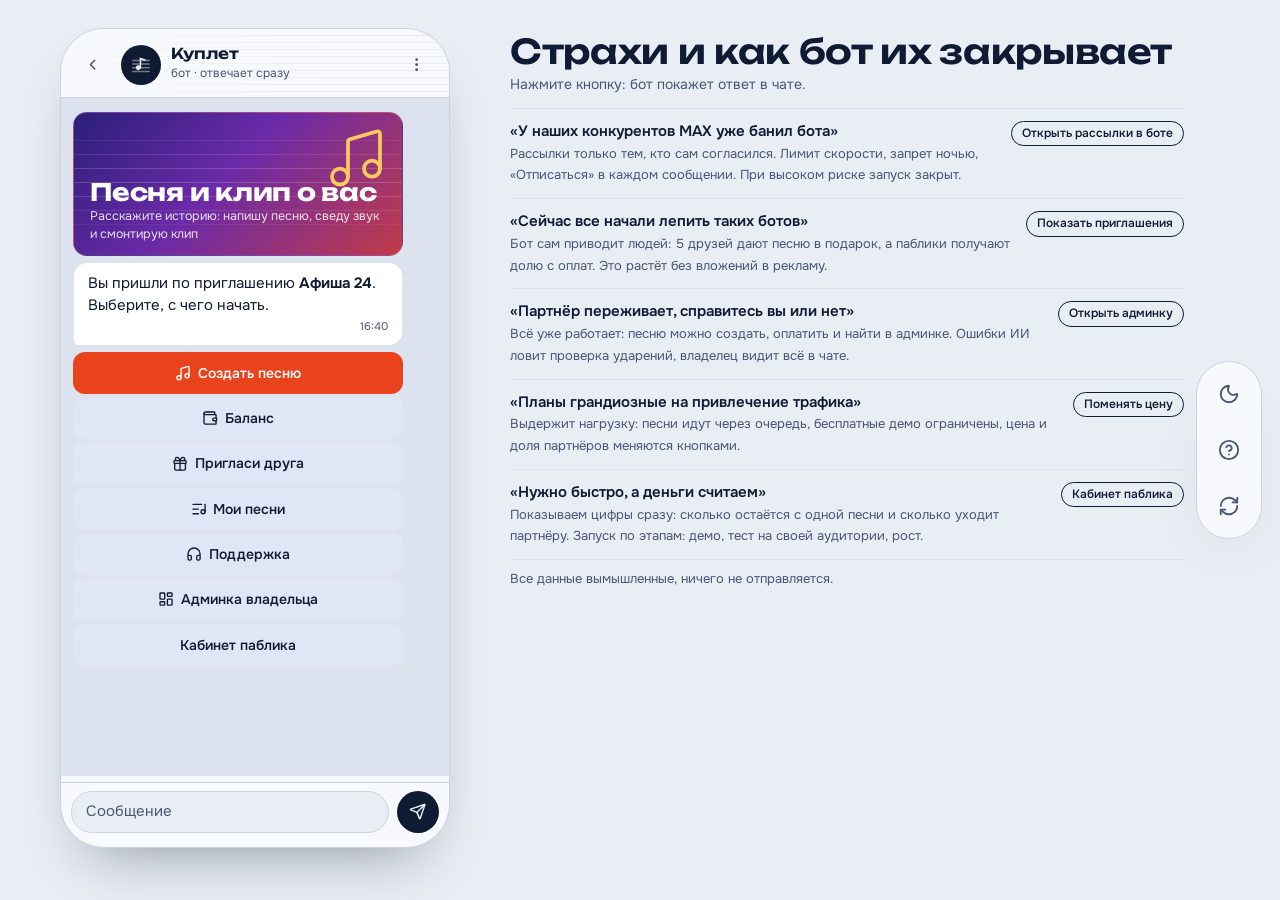
<file: kuplet-max/index.html>
<!doctype html>
<html lang="ru" data-surface="bot">
<head>
<meta charset="utf-8">
<meta name="viewport" content="width=device-width,initial-scale=1">
<meta name="robots" content="noindex">
<meta name="color-scheme" content="light dark">
<title>Куплет: бот-песни в MAX (демо)</title>
<link rel="preconnect" href="https://fonts.googleapis.com"><link rel="preconnect" href="https://fonts.gstatic.com" crossorigin><link href="https://fonts.googleapis.com/css2?family=Onest:wght@400..700&family=Unbounded:wght@500..700&display=swap&subset=cyrillic" rel="stylesheet">
<style>

:root{
  --bg:#E9EDF4;--panel:#F7F9FC;--ink:#0F1A33;--ink2:#4A5675;--line:#CBD3E2;--line2:#DCE2EE;
  --acc:#E8431D;--accInk:#fff;--mint:#0E8F78;--gold:#E7A900;--bad:#C4262E;
  --sel:#0F1A33;--selInk:#fff;--chat:#DCE3EF;--bot:#fff;--botInk:#0F1A33;--me:#0F1A33;--meInk:#fff;
  --chip:#EEF2F8;--shadow:0 30px 60px -30px rgba(15,26,51,.45);
  --fd:'Unbounded','Onest',system-ui,sans-serif;--fb:'Onest',system-ui,sans-serif;
}
@media (prefers-color-scheme:dark){:root:not([data-theme="light"]){
  --bg:#0A1124;--panel:#111A35;--ink:#EAF0FF;--ink2:#9DAACB;--line:#27365F;--line2:#1C2849;
  --acc:#FF6A44;--accInk:#1A0A04;--mint:#2CD3B0;--gold:#FFD25E;--bad:#FF8A8F;
  --sel:#EAF0FF;--selInk:#0A1124;--chat:#0D1630;--bot:#1A2650;--botInk:#EAF0FF;--me:#2A428A;--meInk:#fff;--chip:#17234A;--shadow:0 30px 60px -30px rgba(0,0,0,.7)}}
:root[data-theme="dark"]{
  --bg:#0A1124;--panel:#111A35;--ink:#EAF0FF;--ink2:#9DAACB;--line:#27365F;--line2:#1C2849;
  --acc:#FF6A44;--accInk:#1A0A04;--mint:#2CD3B0;--gold:#FFD25E;--bad:#FF8A8F;
  --sel:#EAF0FF;--selInk:#0A1124;--chat:#0D1630;--bot:#1A2650;--botInk:#EAF0FF;--me:#2A428A;--meInk:#fff;--chip:#17234A;--shadow:0 30px 60px -30px rgba(0,0,0,.7)}
*{box-sizing:border-box;margin:0;padding:0}
html,body{height:100%}
body{background:var(--bg);color:var(--ink);font:15px/1.45 var(--fb);-webkit-font-smoothing:antialiased;overflow-x:hidden}
button{font:inherit;color:inherit;background:none;border:0;cursor:pointer}
input,textarea{font:inherit;color:inherit}
:focus-visible{outline:2px solid var(--acc);outline-offset:2px}
.i{width:1.15em;height:1.15em;flex:none;vertical-align:-.2em}
.num{font-variant-numeric:tabular-nums}
h1,h2,h3{font-family:var(--fd);font-weight:600;letter-spacing:-.01em;text-wrap:balance}

/* оболочка */
.stage{min-height:100vh;display:grid;grid-template-columns:minmax(380px,430px) minmax(0,1fr);gap:40px;padding:28px 96px 28px 40px;max-width:1500px;margin:0 auto}
.phoneWrap{display:flex;justify-content:center;align-items:flex-start;position:sticky;top:28px;height:calc(100vh - 56px);min-height:620px}
.phone{width:100%;max-width:390px;height:min(820px,100%);border-radius:44px;border:1px solid var(--line);background:var(--chat);box-shadow:var(--shadow);position:relative;overflow:hidden;display:flex;flex-direction:column}
.panel{min-width:0;padding-top:6px}

/* телефон */
.phHead{display:flex;align-items:center;gap:10px;padding:16px 14px 12px;background:var(--panel);border-bottom:1px solid var(--line);position:relative}
.phHead:before{content:"";position:absolute;inset:0;background:repeating-linear-gradient(to bottom,transparent 0 6px,var(--line2) 6px 7px);opacity:.55;pointer-events:none;-webkit-mask-image:linear-gradient(to right,transparent,#000 70%);mask-image:linear-gradient(to right,transparent,#000 70%)}
.phHead>*{position:relative}
.ava{width:40px;height:40px;border-radius:50%;background:var(--ink);color:var(--bg);display:grid;place-items:center;flex:none}
.ava svg{width:22px;height:22px}
.phTitle b{display:block;font:600 15px/1.1 var(--fd)}
.phTitle span{font-size:12px;color:var(--ink2)}
.phHead .sp{flex:1}
.icoBtn{width:36px;height:36px;border-radius:50%;display:grid;place-items:center;color:var(--ink2)}
.icoBtn:hover{background:var(--chip)}
.chat{flex:1;overflow-y:auto;padding:14px 12px 10px;display:flex;flex-direction:column;gap:8px;scroll-behavior:smooth}
.msg{max-width:88%;display:flex;flex-direction:column;gap:6px;animation:in .28s ease-out both}
.msg.bot{align-self:flex-start}.msg.me{align-self:flex-end}
@keyframes in{from{opacity:0;transform:translateY(6px)}to{opacity:1;transform:none}}
.bub{padding:10px 14px;border-radius:20px;background:var(--bot);color:var(--botInk);border:1px solid var(--line2);overflow-wrap:anywhere}
.me .bub{background:var(--me);color:var(--meInk);border-color:transparent;border-bottom-right-radius:6px}
.bot .bub{border-bottom-left-radius:6px}
.bub b{font-weight:650}
.bub small{display:block;color:var(--ink2);font-size:12.5px;margin-top:2px}
.me .bub small{color:inherit;opacity:.75}
.hero{border-radius:24px;background:var(--ink);color:var(--bg);padding:18px 16px 16px;position:relative;overflow:hidden}
.hero:before{content:"";position:absolute;inset:0;background:repeating-linear-gradient(to bottom,transparent 0 11px,rgba(255,255,255,.14) 11px 12px);-webkit-mask-image:linear-gradient(to bottom,transparent 5%,#000 40%,transparent 95%);mask-image:linear-gradient(to bottom,transparent 5%,#000 40%,transparent 95%)}
:root[data-theme="dark"] .hero,:root:not([data-theme="light"]) .hero{--heroBg:#EAF0FF}
.hero>*{position:relative}
.hero h3{font-size:25px;line-height:1.05;margin-bottom:6px}
.hero p{font-size:13.5px;opacity:.82;max-width:30ch}
.hero .note{position:absolute;right:14px;top:10px;color:var(--acc);font-family:var(--fd);font-size:42px;line-height:1;transform:rotate(8deg)}
.opts{display:flex;flex-wrap:wrap;gap:6px}
.opt{padding:9px 14px;border-radius:999px;border:1px solid var(--ink);background:var(--bot);color:var(--botInk);font-size:14px;font-weight:550;transition:transform .12s,background .15s}
.opt:hover{background:var(--chip)}
.opt:active{transform:scale(.96)}
.opt.pri{background:var(--acc);color:var(--accInk);border-color:var(--acc)}
.opt.sel{background:var(--sel);color:var(--selInk);border-color:var(--sel)}
.opt[disabled]{opacity:.45;pointer-events:none}
.opt .i{margin-right:6px}
.sum{display:grid;grid-template-columns:auto 1fr;gap:3px 12px;font-size:14px}
.sum dt{color:var(--ink2)}
.sum dd{font-weight:550}
.stress{font-family:var(--fd);font-size:20px;letter-spacing:.02em}
.staff{width:100%;height:84px;display:block}
.stg{display:flex;flex-direction:column;gap:3px;margin-top:6px;font-size:13px;color:var(--ink2)}
.stg span{display:flex;align-items:center;gap:6px}
.stg span.on{color:var(--botInk);font-weight:600}
.stg span.done{color:var(--mint)}
.player{display:flex;align-items:center;gap:10px}
.play{width:44px;height:44px;border-radius:50%;background:var(--acc);color:var(--accInk);display:grid;place-items:center;flex:none}
.wave{flex:1;height:38px;display:flex;align-items:center;gap:2px;position:relative}
.wave i{display:block;width:3px;border-radius:2px;background:var(--line);transition:background .2s}
.wave i.on{background:var(--acc)}
.tag{display:inline-flex;align-items:center;gap:5px;padding:2px 9px;border-radius:999px;background:var(--chip);font-size:12px;color:var(--ink2)}
.tag.demo{background:color-mix(in srgb,var(--gold) 22%,transparent);color:var(--botInk)}
.tag.full{background:color-mix(in srgb,var(--mint) 20%,transparent);color:var(--botInk)}
.link{display:flex;align-items:center;gap:6px;padding:8px 10px;border-radius:12px;background:var(--chip);font-size:13px;word-break:break-all}
.meter{height:6px;border-radius:99px;background:var(--line2);overflow:hidden;margin-top:6px}
.meter i{display:block;height:100%;background:var(--mint);border-radius:99px;transition:width .5s}
.composer{display:flex;gap:8px;padding:8px 10px 14px;background:var(--panel);border-top:1px solid var(--line);align-items:flex-end}
.composer textarea{flex:1;resize:none;height:42px;max-height:96px;border-radius:21px;border:1px solid var(--line);background:var(--bg);padding:10px 14px;line-height:1.3}
.composer textarea::placeholder{color:var(--ink2)}
.composer .send{width:42px;height:42px;border-radius:50%;background:var(--ink);color:var(--bg);display:grid;place-items:center;flex:none}
.composer .send:active{transform:scale(.94)}
.hint{padding:0 14px 6px;background:var(--panel);font-size:12px;color:var(--ink2);min-height:0}
.sheetBg{position:absolute;inset:0;background:rgba(5,10,24,.5);opacity:0;pointer-events:none;transition:opacity .2s;z-index:5}
.sheetBg.on{opacity:1;pointer-events:auto}
.sheet{position:absolute;left:0;right:0;bottom:0;background:var(--panel);border-radius:28px 28px 0 0;padding:20px 18px 24px;transform:translateY(105%);transition:transform .28s cubic-bezier(.2,.8,.2,1);z-index:6;border-top:1px solid var(--line)}
.sheet.on{transform:none}
.sheet h3{font-size:17px;margin-bottom:4px}
.sheet p{color:var(--ink2);font-size:13.5px;margin-bottom:12px}
.card4242{display:flex;align-items:center;gap:10px;padding:12px 14px;border:1px solid var(--line);border-radius:16px;margin-bottom:12px;font-size:14px}
.bigBtn{width:100%;padding:14px;border-radius:999px;background:var(--acc);color:var(--accInk);font-weight:650;font-size:16px}
.bigBtn:active{transform:scale(.98)}
.ghostBtn{width:100%;padding:12px;margin-top:6px;color:var(--ink2);font-size:14px}


/* MAX-подобные кнопки и баннеры */
:root{--btn:#DFE6F5;--btnInk:#0F1A33}
@media (prefers-color-scheme:dark){:root:not([data-theme="light"]){--btn:#3A2740;--btnInk:#FFE9E2}}
:root[data-theme="dark"]{--btn:#3A2740;--btnInk:#FFE9E2}
.msg{max-width:92%;width:min(92%,330px)}
.msg.me{width:auto}
.bub{border-radius:14px;position:relative}
.bot .bub{border-bottom-left-radius:6px}
.ts{display:block;text-align:right;font-size:11px;color:var(--ink2);margin-top:2px}
.me .ts{color:inherit;opacity:.7}
.opts{flex-direction:column;gap:3px}
.opt{width:100%;border-radius:12px;padding:11px 14px;border:0;background:var(--btn);color:var(--btnInk);text-align:center;font-weight:550;display:flex;align-items:center;justify-content:center;gap:6px}
.opt:hover{background:color-mix(in srgb,var(--btn) 82%,var(--acc))}
.opt.pri{background:var(--acc);color:var(--accInk)}
.opt.sel{background:var(--sel);color:var(--selInk)}
.opt .i{margin:0}
.banner{border-radius:14px;aspect-ratio:16/7;position:relative;overflow:hidden;background:linear-gradient(135deg,#2A1F78 0%,#6B2AA8 45%,#E8431D 125%);color:#fff;display:flex;flex-direction:column;justify-content:flex-end;padding:12px 16px;border:1px solid rgba(255,255,255,.12)}
.banner:before{content:"";position:absolute;inset:0;background:repeating-linear-gradient(to bottom,transparent 0 13px,rgba(255,255,255,.2) 13px 14px);-webkit-mask-image:linear-gradient(to bottom,transparent 8%,#000 45%,transparent 92%);mask-image:linear-gradient(to bottom,transparent 8%,#000 45%,transparent 92%)}
.banner b{position:relative;font:700 24px/1 var(--fd);letter-spacing:-.01em}
.banner span{position:relative;font-size:12.5px;opacity:.85;margin-top:3px}
.banner .big{position:absolute;right:14px;top:10px;width:64px;height:64px;opacity:.95;color:#FFD25E}
.banner .big svg{width:100%;height:100%;stroke-width:1.4}


.clip{position:relative;aspect-ratio:9/16;max-height:340px;border-radius:16px;overflow:hidden;background:#140F2E;color:#fff}
.cf{position:absolute;inset:0;opacity:0;animation:cf 9s infinite}
.f1{background:radial-gradient(circle at 30% 30%,#FF6A44,transparent 55%),linear-gradient(160deg,#2A1F78,#6B2AA8)}
.f2{background:radial-gradient(circle at 70% 40%,#FFD25E,transparent 50%),linear-gradient(200deg,#0E8F78,#2A1F78);animation-delay:3s}
.f3{background:radial-gradient(circle at 50% 70%,#E8431D,transparent 55%),linear-gradient(120deg,#6B2AA8,#140F2E);animation-delay:6s}
@keyframes cf{0%,30%{opacity:1;transform:scale(1.08)}33%,100%{opacity:0;transform:scale(1)}}
.cl{position:absolute;left:14px;right:14px;bottom:52px;font:600 15px/1.3 var(--fd)}
.cl span{display:block;opacity:0;animation:cl 9s infinite}
.cl span:nth-child(2){animation-delay:3s}.cl span:nth-child(3){animation-delay:6s}
@keyframes cl{0%,30%{opacity:1}33%,100%{opacity:0}}
.cl span{position:absolute;bottom:0}
.ct{position:absolute;left:14px;top:12px;font:600 13px var(--fd);opacity:.9}
.cplay{position:absolute;right:12px;bottom:12px;width:40px;height:40px;border-radius:50%;background:rgba(255,255,255,.18);color:#fff;display:grid;place-items:center}
.clip.paused .cf,.clip.paused .cl span{animation-play-state:paused}

/* панели */
.pHead{display:flex;align-items:flex-end;justify-content:space-between;gap:16px;margin-bottom:14px;flex-wrap:wrap}
.pHead h1{font-size:clamp(24px,3vw,34px);line-height:1.05}
.pHead p{color:var(--ink2);font-size:14px;margin-top:4px}
.tabs{display:flex;gap:4px;padding:4px;border-radius:999px;border:1px solid var(--line);background:var(--panel);width:max-content;max-width:100%;overflow-x:auto;margin-bottom:20px}
.tab{padding:8px 16px;border-radius:999px;font-weight:550;font-size:14px;color:var(--ink2);white-space:nowrap}
.tab:hover{color:var(--ink)}
.tab.on{background:var(--sel);color:var(--selInk)}
.tab .cnt{display:inline-grid;place-items:center;min-width:18px;height:18px;padding:0 5px;border-radius:99px;background:var(--acc);color:var(--accInk);font-size:11px;margin-left:6px}
.strip{display:grid;grid-template-columns:repeat(4,1fr);border-top:1px solid var(--line);border-bottom:1px solid var(--line);margin-bottom:26px}
.strip>div{padding:16px 18px 16px 0;border-right:1px solid var(--line2);margin-right:18px}
.strip>div:last-child{border:0;margin:0}
.strip small{display:block;color:var(--ink2);font-size:13px}
.strip b{display:block;font:600 clamp(20px,2.4vw,30px)/1.1 var(--fd);margin:4px 0 2px}
.strip em{font-style:normal;font-size:12.5px;color:var(--mint)}
.strip em.dn{color:var(--bad)}
.two{display:grid;grid-template-columns:minmax(0,1.15fr) minmax(0,1fr);gap:32px}
.sec h2{font-size:16px;margin-bottom:12px}
.rows>*{display:flex;align-items:center;gap:12px;padding:12px 0;border-bottom:1px solid var(--line2)}
.rows>*:first-child{border-top:1px solid var(--line2)}
.rows .grow{flex:1;min-width:0}
.rows .grow b{display:block;font-weight:600}
.rows .grow span{color:var(--ink2);font-size:13px}
.pill{display:inline-flex;align-items:center;gap:6px;padding:6px 13px;border-radius:999px;border:1px solid var(--ink);font-weight:550;font-size:13px;white-space:nowrap}
.pill:hover{background:var(--chip)}
.pill.pri{background:var(--acc);border-color:var(--acc);color:var(--accInk)}
.pill.sm{padding:3px 10px;font-size:12px}
.pill[disabled]{opacity:.4;pointer-events:none}
.st{display:inline-flex;align-items:center;gap:6px;font-size:12.5px;font-weight:600;padding:3px 10px;border-radius:99px;background:var(--chip)}
.st:before{content:"";width:8px;height:8px;border-radius:50%;background:var(--ink2)}
.st.gen:before{background:var(--gold);animation:pulse 1.2s infinite}
.st.ready:before{background:var(--mint)}
.st.fix:before{border-radius:2px;background:var(--bad);transform:rotate(45deg)}
.st.queue:before{background:transparent;border:2px solid var(--ink2)}
@keyframes pulse{50%{opacity:.35}}
.bars{display:flex;align-items:flex-end;gap:6px;height:120px;padding-top:6px}
.bars div{flex:1;display:flex;flex-direction:column;justify-content:flex-end;align-items:center;gap:4px;height:100%}
.bars i{display:block;width:100%;border-radius:8px 8px 3px 3px;background:var(--ink);min-height:4px;transform-origin:bottom;animation:grow .7s cubic-bezier(.2,.8,.2,1) both}
.bars i.now{background:var(--acc)}
.bars span{font-size:11px;color:var(--ink2)}
@keyframes grow{from{transform:scaleY(0)}}
.split{display:grid;grid-template-columns:minmax(260px,.9fr) minmax(0,1.3fr);gap:0;border:1px solid var(--line);border-radius:24px;overflow:hidden;background:var(--panel);min-height:480px}
.list{border-right:1px solid var(--line);max-height:620px;overflow-y:auto}
.li{display:flex;gap:10px;align-items:center;padding:12px 14px;border-bottom:1px solid var(--line2);width:100%;text-align:left}
.li:hover{background:var(--chip)}
.li.on{background:var(--sel);color:var(--selInk)}
.li.on .st{color:var(--ink)}
.li .grow{flex:1;min-width:0}
.li b{display:block;font-weight:600;font-size:14px}
.li span.s{font-size:12.5px;opacity:.7}
.detail{padding:22px 24px}
.detail h2{font-size:20px;margin-bottom:4px}
.kv{display:grid;grid-template-columns:auto 1fr;gap:6px 18px;margin:14px 0;font-size:14px}
.kv dt{color:var(--ink2)}
.story{padding:12px 14px;border-radius:16px;background:var(--chip);font-size:14px;margin:10px 0 16px}
.steps{display:flex;gap:6px;margin:12px 0 18px;flex-wrap:wrap}
.steps span{padding:4px 12px;border-radius:99px;border:1px dashed var(--line);font-size:12.5px;color:var(--ink2)}
.steps span.done{border-style:solid;border-color:var(--mint);color:var(--mint)}
.steps span.on{border-style:solid;background:var(--ink);color:var(--bg);border-color:var(--ink)}
.acts{display:flex;gap:8px;flex-wrap:wrap}
table{width:100%;border-collapse:collapse;font-size:14px}
th{font-weight:550;color:var(--ink2);text-align:right;padding:8px 10px;border-bottom:1px solid var(--line);font-size:12.5px}
td{padding:11px 10px;border-bottom:1px solid var(--line2);text-align:right}
th:first-child,td:first-child{text-align:left;padding-left:0}
td:first-child b{display:block}
td:first-child span{color:var(--ink2);font-size:12.5px}
tr.me td{background:color-mix(in srgb,var(--acc) 8%,transparent)}
.rule{display:flex;gap:14px;align-items:center;padding:14px 0;border-bottom:1px solid var(--line2)}
.rule .grow{flex:1}
.rule b{display:block;font-weight:600}
.rule span{font-size:13px;color:var(--ink2)}
.tg{width:46px;height:28px;border-radius:99px;background:var(--line);position:relative;transition:background .2s;flex:none}
.tg:after{content:"";position:absolute;left:3px;top:3px;width:22px;height:22px;border-radius:50%;background:var(--bg);transition:transform .2s;box-shadow:0 1px 3px rgba(0,0,0,.3)}
.tg.on{background:var(--mint)}
.tg.on:after{transform:translateX(18px)}
input[type=range]{width:100%;accent-color:var(--acc)}
.fld{display:flex;flex-direction:column;gap:6px;margin-bottom:18px}
.fld label{font-weight:600}
.fld .row{display:flex;align-items:center;gap:12px}
.fld .in{width:130px;padding:9px 14px;border-radius:999px;border:1px solid var(--line);background:var(--panel);font-weight:600}
.gauge{display:flex;align-items:center;gap:12px;padding:14px 16px;border-radius:20px;border:1px solid var(--line);margin:14px 0;background:var(--panel)}
.gauge .m{flex:1;height:10px;border-radius:99px;background:linear-gradient(90deg,var(--mint),var(--gold),var(--bad));position:relative}
.gauge .m i{position:absolute;top:-4px;width:6px;height:18px;border-radius:3px;background:var(--ink);transition:left .3s}
.eco{display:grid;grid-template-columns:repeat(5,1fr);gap:0;border-top:1px solid var(--line);margin-top:6px}
.eco>div{padding:12px 10px 4px 0}
.eco small{display:block;color:var(--ink2);font-size:12.5px}
.eco b{font:600 16px var(--fd)}
.note2{font-size:13px;color:var(--ink2);margin-top:10px}
.hl{padding:12px 14px;border-radius:16px;background:color-mix(in srgb,var(--gold) 18%,transparent);font-size:13.5px;margin-bottom:16px}
.empty{padding:36px 10px;text-align:center;color:var(--ink2)}

/* пульт */
.pult{position:fixed;right:18px;top:50%;transform:translateY(-50%);z-index:20;display:flex;flex-direction:column;gap:4px;padding:6px;border-radius:999px;background:var(--panel);border:1px solid var(--line);box-shadow:var(--shadow)}
.pult button{width:52px;height:52px;border-radius:50%;display:grid;place-items:center;color:var(--ink2);position:relative}
.pult button:hover{background:var(--chip);color:var(--ink)}
.pult button.on{background:var(--sel);color:var(--selInk)}
.pult .i{width:22px;height:22px}
.pult button span.t{position:absolute;right:62px;top:50%;transform:translateY(-50%);white-space:nowrap;background:var(--ink);color:var(--bg);font-size:12px;padding:4px 10px;border-radius:99px;opacity:0;pointer-events:none;transition:opacity .15s}
.pult button:hover span.t,.pult button:focus-visible span.t{opacity:1}
.pult .sep{height:1px;background:var(--line);margin:2px 8px}
.pult .gear{display:none}
.guide{position:fixed;right:90px;top:50%;transform:translateY(-50%);width:300px;background:var(--panel);border:1px solid var(--line);border-radius:24px;padding:18px 20px;box-shadow:var(--shadow);z-index:21;display:none}
.guide.on{display:block;animation:in .25s both}
.guide h3{font-size:15px;margin-bottom:8px}
.guide ol{padding-left:18px;font-size:13.5px;display:grid;gap:6px}
.toast{position:fixed;left:50%;bottom:24px;transform:translate(-50%,20px);background:var(--ink);color:var(--bg);padding:10px 18px;border-radius:999px;font-size:14px;font-weight:550;opacity:0;pointer-events:none;transition:.25s;z-index:30;max-width:90vw}
.toast.on{opacity:1;transform:translate(-50%,0)}

@media (max-width:1180px){.strip{grid-template-columns:repeat(2,1fr)}.strip>div:nth-child(2){border-right:0;margin-right:0}.two{grid-template-columns:1fr}.stage{gap:28px;padding-left:24px}}
@media (max-width:980px){
  .stage{grid-template-columns:minmax(0,1fr);padding:12px 14px 90px;gap:0}
  .phoneWrap{position:static;height:auto;padding-top:4px}
  .phone{height:calc(100vh - 110px);min-height:520px;border-radius:30px}
  .pult{right:12px;top:auto;bottom:14px;transform:none;flex-direction:row;border-radius:999px}
  .pult .gear{display:grid}
  .pult .grp{display:none;flex-direction:row;gap:4px}
  .pult.open .grp{display:flex}
  .pult.open .gear{display:none}
  .pult.open{left:12px;justify-content:center}
  .pult button span.t{display:none}
  .pult .sep{width:1px;height:auto;margin:6px 2px}
  .guide{right:12px;left:12px;top:auto;bottom:86px;transform:none;width:auto}
  .split{grid-template-columns:1fr}.list{border-right:0;border-bottom:1px solid var(--line);max-height:260px}
  .eco{grid-template-columns:repeat(2,1fr)}
  .detail{padding:18px}
}
@media (max-width:520px){.strip{grid-template-columns:1fr 1fr}.strip b{font-size:19px}th:nth-child(3),td:nth-child(3),th:nth-child(4),td:nth-child(4){display:none}.pHead h1{font-size:22px}}
@media (prefers-reduced-motion:reduce){*{animation:none!important;transition:none!important;scroll-behavior:auto!important}}
</style>
</head>
<body>
<main class="stage" id="stage">
  <section class="phoneWrap" aria-label="Бот в MAX">
    <div class="phone" id="phone">
      <header class="phHead">
        <button class="icoBtn" aria-label="Назад" id="phBack"><svg
  class="i" aria-hidden="true"
  xmlns="http://www.w3.org/2000/svg"
 
 
  viewBox="0 0 24 24"
  fill="none"
  stroke="currentColor"
  stroke-width="2"
  stroke-linecap="round"
  stroke-linejoin="round"
>
  <path d="m15 18-6-6 6-6" />
</svg></button>
        <div class="ava" aria-hidden="true"><svg viewBox="0 0 24 24" fill="none" stroke="currentColor" stroke-width="1.6" stroke-linecap="round"><path d="M3 7h18M3 11h18M3 15h18M3 19h18" opacity=".45"/><circle cx="9" cy="15" r="2.6" fill="currentColor" stroke="none"/><path d="M11.4 15V5l5 1.6"/></svg></div>
        <div class="phTitle"><b>Куплет</b><span>бот · отвечает сразу</span></div>
        <span class="sp"></span>
        <button class="icoBtn" aria-label="Меню" id="phMenu"><svg
  class="i" aria-hidden="true"
  xmlns="http://www.w3.org/2000/svg"
 
 
  viewBox="0 0 24 24"
  fill="none"
  stroke="currentColor"
  stroke-width="2"
  stroke-linecap="round"
  stroke-linejoin="round"
>
  <circle cx="12" cy="12" r="1" />
  <circle cx="12" cy="5" r="1" />
  <circle cx="12" cy="19" r="1" />
</svg></button>
      </header>
      <div class="chat" id="chat" aria-live="polite"></div>
      <div class="hint" id="hint"></div>
      <form class="composer" id="composer" autocomplete="off">
        <textarea id="inp" rows="1" placeholder="Сообщение" aria-label="Сообщение боту" maxlength="600"></textarea>
        <button class="send" type="submit" aria-label="Отправить"><svg
  class="i" aria-hidden="true"
  xmlns="http://www.w3.org/2000/svg"
 
 
  viewBox="0 0 24 24"
  fill="none"
  stroke="currentColor"
  stroke-width="2"
  stroke-linecap="round"
  stroke-linejoin="round"
>
  <path d="M14.536 21.686a.5.5 0 0 0 .937-.024l6.5-19a.496.496 0 0 0-.635-.635l-19 6.5a.5.5 0 0 0-.024.937l7.93 3.18a2 2 0 0 1 1.112 1.11z" />
  <path d="m21.854 2.147-10.94 10.939" />
</svg></button>
      </form>
      <div class="sheetBg" id="sheetBg"></div>
      <div class="sheet" id="sheet" role="dialog" aria-modal="true" aria-label="Оплата"></div>
    </div>
  </section>
  <section class="panel" id="panel"></section>
</main>

<nav class="pult" id="pult" aria-label="Пульт демо">
  <button class="gear" id="pGear" aria-label="Открыть пульт"><svg
  class="i" aria-hidden="true"
  xmlns="http://www.w3.org/2000/svg"
 
 
  viewBox="0 0 24 24"
  fill="none"
  stroke="currentColor"
  stroke-width="2"
  stroke-linecap="round"
  stroke-linejoin="round"
>
  <path d="M10 5H3" />
  <path d="M12 19H3" />
  <path d="M14 3v4" />
  <path d="M16 17v4" />
  <path d="M21 12h-9" />
  <path d="M21 19h-5" />
  <path d="M21 5h-7" />
  <path d="M8 10v4" />
  <path d="M8 12H3" />
</svg></button>
  <div class="grp" style="display:contents">
    
    <button id="pTheme" aria-label="Тема"><svg
  class="i" aria-hidden="true"
  xmlns="http://www.w3.org/2000/svg"
 
 
  viewBox="0 0 24 24"
  fill="none"
  stroke="currentColor"
  stroke-width="2"
  stroke-linecap="round"
  stroke-linejoin="round"
>
  <path d="M20.985 12.486a9 9 0 1 1-9.473-9.472c.405-.022.617.46.402.803a6 6 0 0 0 8.268 8.268c.344-.215.825-.004.803.401" />
</svg><span class="t">Светлая / тёмная</span></button>
    <button id="pGuide" aria-label="Что нажать"><svg
  class="i" aria-hidden="true"
  xmlns="http://www.w3.org/2000/svg"
 
 
  viewBox="0 0 24 24"
  fill="none"
  stroke="currentColor"
  stroke-width="2"
  stroke-linecap="round"
  stroke-linejoin="round"
>
  <circle cx="12" cy="12" r="10" />
  <path d="M9.09 9a3 3 0 0 1 5.83 1c0 2-3 3-3 3" />
  <path d="M12 17h.01" />
</svg><span class="t">Что нажать</span></button>
    <button id="pReset" aria-label="Сбросить демо"><svg
  class="i" aria-hidden="true"
  xmlns="http://www.w3.org/2000/svg"
 
 
  viewBox="0 0 24 24"
  fill="none"
  stroke="currentColor"
  stroke-width="2"
  stroke-linecap="round"
  stroke-linejoin="round"
>
  <path d="M3 12a9 9 0 0 1 9-9 9.75 9.75 0 0 1 6.74 2.74L21 8" />
  <path d="M21 3v5h-5" />
  <path d="M21 12a9 9 0 0 1-9 9 9.75 9.75 0 0 1-6.74-2.74L3 16" />
  <path d="M8 16H3v5" />
</svg><span class="t">Сбросить демо</span></button>
  </div>
</nav>
<aside class="guide" id="guide">
  <h3>Что нажать за 2 минуты</h3>
  <ol>
    <li>«Создать песню»: повод, жанр, голос, история. Бот спросит ударение в имени.</li>
    <li>Сделайте демо, потом «Полная версия» и оплата. Потом «Клип к песне»: бот смонтирует видео со звуком.</li>
    <li>«Админка владельца»: цифры, проверка песен, выплаты.</li>
    <li>«Рассылки»: уберите согласие или поднимите скорость и смотрите риск блокировки.</li>
    <li>Справа страхи клиента: кнопка покажет ответ в боте.</li>
  </ol>
  <p class="note2">Все данные вымышленные. Ничего не сохраняется и не отправляется.</p>
</aside>
<div class="toast" id="toast" role="status"></div>

<script>
'use strict';
const $=s=>document.querySelector(s);
const esc=s=>String(s).replace(/[&<>"']/g,c=>({'&':'&amp;','<':'&lt;','>':'&gt;','"':'&quot;',"'":'&#39;'}[c]));
const NB=' ';
const rub=n=>Math.round(n).toLocaleString('ru-RU').replace(/\s/g,NB)+NB+'₽';
const num=n=>Math.round(n).toLocaleString('ru-RU').replace(/\s/g,NB);
const IC={"banknote": "<svg\n  class=\"i\" aria-hidden=\"true\"\n  xmlns=\"http://www.w3.org/2000/svg\"\n \n \n  viewBox=\"0 0 24 24\"\n  fill=\"none\"\n  stroke=\"currentColor\"\n  stroke-width=\"2\"\n  stroke-linecap=\"round\"\n  stroke-linejoin=\"round\"\n>\n  <rect width=\"20\" height=\"12\" x=\"2\" y=\"6\" rx=\"2\" />\n  <circle cx=\"12\" cy=\"12\" r=\"2\" />\n  <path d=\"M6 12h.01M18 12h.01\" />\n</svg>", "check": "<svg\n  class=\"i\" aria-hidden=\"true\"\n  xmlns=\"http://www.w3.org/2000/svg\"\n \n \n  viewBox=\"0 0 24 24\"\n  fill=\"none\"\n  stroke=\"currentColor\"\n  stroke-width=\"2\"\n  stroke-linecap=\"round\"\n  stroke-linejoin=\"round\"\n>\n  <path d=\"M20 6 9 17l-5-5\" />\n</svg>", "chevron-left": "<svg\n  class=\"i\" aria-hidden=\"true\"\n  xmlns=\"http://www.w3.org/2000/svg\"\n \n \n  viewBox=\"0 0 24 24\"\n  fill=\"none\"\n  stroke=\"currentColor\"\n  stroke-width=\"2\"\n  stroke-linecap=\"round\"\n  stroke-linejoin=\"round\"\n>\n  <path d=\"m15 18-6-6 6-6\" />\n</svg>", "circle-help": "<svg\n  class=\"i\" aria-hidden=\"true\"\n  xmlns=\"http://www.w3.org/2000/svg\"\n \n \n  viewBox=\"0 0 24 24\"\n  fill=\"none\"\n  stroke=\"currentColor\"\n  stroke-width=\"2\"\n  stroke-linecap=\"round\"\n  stroke-linejoin=\"round\"\n>\n  <circle cx=\"12\" cy=\"12\" r=\"10\" />\n  <path d=\"M9.09 9a3 3 0 0 1 5.83 1c0 2-3 3-3 3\" />\n  <path d=\"M12 17h.01\" />\n</svg>", "clock": "<svg\n  class=\"i\" aria-hidden=\"true\"\n  xmlns=\"http://www.w3.org/2000/svg\"\n \n \n  viewBox=\"0 0 24 24\"\n  fill=\"none\"\n  stroke=\"currentColor\"\n  stroke-width=\"2\"\n  stroke-linecap=\"round\"\n  stroke-linejoin=\"round\"\n>\n  <circle cx=\"12\" cy=\"12\" r=\"10\" />\n  <path d=\"M12 6v6l4 2\" />\n</svg>", "copy": "<svg\n  class=\"i\" aria-hidden=\"true\"\n  xmlns=\"http://www.w3.org/2000/svg\"\n \n \n  viewBox=\"0 0 24 24\"\n  fill=\"none\"\n  stroke=\"currentColor\"\n  stroke-width=\"2\"\n  stroke-linecap=\"round\"\n  stroke-linejoin=\"round\"\n>\n  <rect width=\"14\" height=\"14\" x=\"8\" y=\"8\" rx=\"2\" ry=\"2\" />\n  <path d=\"M4 16c-1.1 0-2-.9-2-2V4c0-1.1.9-2 2-2h10c1.1 0 2 .9 2 2\" />\n</svg>", "ellipsis-vertical": "<svg\n  class=\"i\" aria-hidden=\"true\"\n  xmlns=\"http://www.w3.org/2000/svg\"\n \n \n  viewBox=\"0 0 24 24\"\n  fill=\"none\"\n  stroke=\"currentColor\"\n  stroke-width=\"2\"\n  stroke-linecap=\"round\"\n  stroke-linejoin=\"round\"\n>\n  <circle cx=\"12\" cy=\"12\" r=\"1\" />\n  <circle cx=\"12\" cy=\"5\" r=\"1\" />\n  <circle cx=\"12\" cy=\"19\" r=\"1\" />\n</svg>", "gift": "<svg\n  class=\"i\" aria-hidden=\"true\"\n  xmlns=\"http://www.w3.org/2000/svg\"\n \n \n  viewBox=\"0 0 24 24\"\n  fill=\"none\"\n  stroke=\"currentColor\"\n  stroke-width=\"2\"\n  stroke-linecap=\"round\"\n  stroke-linejoin=\"round\"\n>\n  <path d=\"M12 7v14\" />\n  <path d=\"M20 11v8a2 2 0 0 1-2 2H6a2 2 0 0 1-2-2v-8\" />\n  <path d=\"M7.5 7a1 1 0 0 1 0-5A4.8 8 0 0 1 12 7a4.8 8 0 0 1 4.5-5 1 1 0 0 1 0 5\" />\n  <rect x=\"3\" y=\"7\" width=\"18\" height=\"4\" rx=\"1\" />\n</svg>", "headphones": "<svg\n  class=\"i\" aria-hidden=\"true\"\n  xmlns=\"http://www.w3.org/2000/svg\"\n \n \n  viewBox=\"0 0 24 24\"\n  fill=\"none\"\n  stroke=\"currentColor\"\n  stroke-width=\"2\"\n  stroke-linecap=\"round\"\n  stroke-linejoin=\"round\"\n>\n  <path d=\"M3 14h3a2 2 0 0 1 2 2v3a2 2 0 0 1-2 2H5a2 2 0 0 1-2-2v-7a9 9 0 0 1 18 0v7a2 2 0 0 1-2 2h-1a2 2 0 0 1-2-2v-3a2 2 0 0 1 2-2h3\" />\n</svg>", "layout-dashboard": "<svg\n  class=\"i\" aria-hidden=\"true\"\n  xmlns=\"http://www.w3.org/2000/svg\"\n \n \n  viewBox=\"0 0 24 24\"\n  fill=\"none\"\n  stroke=\"currentColor\"\n  stroke-width=\"2\"\n  stroke-linecap=\"round\"\n  stroke-linejoin=\"round\"\n>\n  <rect width=\"7\" height=\"9\" x=\"3\" y=\"3\" rx=\"1\" />\n  <rect width=\"7\" height=\"5\" x=\"14\" y=\"3\" rx=\"1\" />\n  <rect width=\"7\" height=\"9\" x=\"14\" y=\"12\" rx=\"1\" />\n  <rect width=\"7\" height=\"5\" x=\"3\" y=\"16\" rx=\"1\" />\n</svg>", "link": "<svg\n  class=\"i\" aria-hidden=\"true\"\n  xmlns=\"http://www.w3.org/2000/svg\"\n \n \n  viewBox=\"0 0 24 24\"\n  fill=\"none\"\n  stroke=\"currentColor\"\n  stroke-width=\"2\"\n  stroke-linecap=\"round\"\n  stroke-linejoin=\"round\"\n>\n  <path d=\"M10 13a5 5 0 0 0 7.54.54l3-3a5 5 0 0 0-7.07-7.07l-1.72 1.71\" />\n  <path d=\"M14 11a5 5 0 0 0-7.54-.54l-3 3a5 5 0 0 0 7.07 7.07l1.71-1.71\" />\n</svg>", "list-music": "<svg\n  class=\"i\" aria-hidden=\"true\"\n  xmlns=\"http://www.w3.org/2000/svg\"\n \n \n  viewBox=\"0 0 24 24\"\n  fill=\"none\"\n  stroke=\"currentColor\"\n  stroke-width=\"2\"\n  stroke-linecap=\"round\"\n  stroke-linejoin=\"round\"\n>\n  <path d=\"M16 5H3\" />\n  <path d=\"M11 12H3\" />\n  <path d=\"M11 19H3\" />\n  <path d=\"M21 16V5\" />\n  <circle cx=\"18\" cy=\"16\" r=\"3\" />\n</svg>", "moon": "<svg\n  class=\"i\" aria-hidden=\"true\"\n  xmlns=\"http://www.w3.org/2000/svg\"\n \n \n  viewBox=\"0 0 24 24\"\n  fill=\"none\"\n  stroke=\"currentColor\"\n  stroke-width=\"2\"\n  stroke-linecap=\"round\"\n  stroke-linejoin=\"round\"\n>\n  <path d=\"M20.985 12.486a9 9 0 1 1-9.473-9.472c.405-.022.617.46.402.803a6 6 0 0 0 8.268 8.268c.344-.215.825-.004.803.401\" />\n</svg>", "music": "<svg\n  class=\"i\" aria-hidden=\"true\"\n  xmlns=\"http://www.w3.org/2000/svg\"\n \n \n  viewBox=\"0 0 24 24\"\n  fill=\"none\"\n  stroke=\"currentColor\"\n  stroke-width=\"2\"\n  stroke-linecap=\"round\"\n  stroke-linejoin=\"round\"\n>\n  <path d=\"M21 16V3a1 1 0 0 0-1.28-.96l-10 2.917a1 1 0 0 0-.72.96V19\" />\n  <circle cx=\"18\" cy=\"16\" r=\"3\" />\n  <circle cx=\"6\" cy=\"19\" r=\"3\" />\n</svg>", "pause": "<svg\n  class=\"i\" aria-hidden=\"true\"\n  xmlns=\"http://www.w3.org/2000/svg\"\n \n \n  viewBox=\"0 0 24 24\"\n  fill=\"none\"\n  stroke=\"currentColor\"\n  stroke-width=\"2\"\n  stroke-linecap=\"round\"\n  stroke-linejoin=\"round\"\n>\n  <rect x=\"14\" y=\"3\" width=\"5\" height=\"18\" rx=\"1\" />\n  <rect x=\"5\" y=\"3\" width=\"5\" height=\"18\" rx=\"1\" />\n</svg>", "play": "<svg\n  class=\"i\" aria-hidden=\"true\"\n  xmlns=\"http://www.w3.org/2000/svg\"\n \n \n  viewBox=\"0 0 24 24\"\n  fill=\"none\"\n  stroke=\"currentColor\"\n  stroke-width=\"2\"\n  stroke-linecap=\"round\"\n  stroke-linejoin=\"round\"\n>\n  <path d=\"M5 5a2 2 0 0 1 3.008-1.728l11.997 6.998a2 2 0 0 1 .003 3.458l-12 7A2 2 0 0 1 5 19z\" />\n</svg>", "refresh-cw": "<svg\n  class=\"i\" aria-hidden=\"true\"\n  xmlns=\"http://www.w3.org/2000/svg\"\n \n \n  viewBox=\"0 0 24 24\"\n  fill=\"none\"\n  stroke=\"currentColor\"\n  stroke-width=\"2\"\n  stroke-linecap=\"round\"\n  stroke-linejoin=\"round\"\n>\n  <path d=\"M3 12a9 9 0 0 1 9-9 9.75 9.75 0 0 1 6.74 2.74L21 8\" />\n  <path d=\"M21 3v5h-5\" />\n  <path d=\"M21 12a9 9 0 0 1-9 9 9.75 9.75 0 0 1-6.74-2.74L3 16\" />\n  <path d=\"M8 16H3v5\" />\n</svg>", "send": "<svg\n  class=\"i\" aria-hidden=\"true\"\n  xmlns=\"http://www.w3.org/2000/svg\"\n \n \n  viewBox=\"0 0 24 24\"\n  fill=\"none\"\n  stroke=\"currentColor\"\n  stroke-width=\"2\"\n  stroke-linecap=\"round\"\n  stroke-linejoin=\"round\"\n>\n  <path d=\"M14.536 21.686a.5.5 0 0 0 .937-.024l6.5-19a.496.496 0 0 0-.635-.635l-19 6.5a.5.5 0 0 0-.024.937l7.93 3.18a2 2 0 0 1 1.112 1.11z\" />\n  <path d=\"m21.854 2.147-10.94 10.939\" />\n</svg>", "share-2": "<svg\n  class=\"i\" aria-hidden=\"true\"\n  xmlns=\"http://www.w3.org/2000/svg\"\n \n \n  viewBox=\"0 0 24 24\"\n  fill=\"none\"\n  stroke=\"currentColor\"\n  stroke-width=\"2\"\n  stroke-linecap=\"round\"\n  stroke-linejoin=\"round\"\n>\n  <circle cx=\"18\" cy=\"5\" r=\"3\" />\n  <circle cx=\"6\" cy=\"12\" r=\"3\" />\n  <circle cx=\"18\" cy=\"19\" r=\"3\" />\n  <line x1=\"8.59\" x2=\"15.42\" y1=\"13.51\" y2=\"17.49\" />\n  <line x1=\"15.41\" x2=\"8.59\" y1=\"6.51\" y2=\"10.49\" />\n</svg>", "shield-check": "<svg\n  class=\"i\" aria-hidden=\"true\"\n  xmlns=\"http://www.w3.org/2000/svg\"\n \n \n  viewBox=\"0 0 24 24\"\n  fill=\"none\"\n  stroke=\"currentColor\"\n  stroke-width=\"2\"\n  stroke-linecap=\"round\"\n  stroke-linejoin=\"round\"\n>\n  <path d=\"M20 13c0 5-3.5 7.5-7.66 8.95a1 1 0 0 1-.67-.01C7.5 20.5 4 18 4 13V6a1 1 0 0 1 1-1c2 0 4.5-1.2 6.24-2.72a1.17 1.17 0 0 1 1.52 0C14.51 3.81 17 5 19 5a1 1 0 0 1 1 1z\" />\n  <path d=\"m9 12 2 2 4-4\" />\n</svg>", "sliders-horizontal": "<svg\n  class=\"i\" aria-hidden=\"true\"\n  xmlns=\"http://www.w3.org/2000/svg\"\n \n \n  viewBox=\"0 0 24 24\"\n  fill=\"none\"\n  stroke=\"currentColor\"\n  stroke-width=\"2\"\n  stroke-linecap=\"round\"\n  stroke-linejoin=\"round\"\n>\n  <path d=\"M10 5H3\" />\n  <path d=\"M12 19H3\" />\n  <path d=\"M14 3v4\" />\n  <path d=\"M16 17v4\" />\n  <path d=\"M21 12h-9\" />\n  <path d=\"M21 19h-5\" />\n  <path d=\"M21 5h-7\" />\n  <path d=\"M8 10v4\" />\n  <path d=\"M8 12H3\" />\n</svg>", "sparkles": "<svg\n  class=\"i\" aria-hidden=\"true\"\n  xmlns=\"http://www.w3.org/2000/svg\"\n \n \n  viewBox=\"0 0 24 24\"\n  fill=\"none\"\n  stroke=\"currentColor\"\n  stroke-width=\"2\"\n  stroke-linecap=\"round\"\n  stroke-linejoin=\"round\"\n>\n  <path d=\"M11.017 2.814a1 1 0 0 1 1.966 0l1.051 5.558a2 2 0 0 0 1.594 1.594l5.558 1.051a1 1 0 0 1 0 1.966l-5.558 1.051a2 2 0 0 0-1.594 1.594l-1.051 5.558a1 1 0 0 1-1.966 0l-1.051-5.558a2 2 0 0 0-1.594-1.594l-5.558-1.051a1 1 0 0 1 0-1.966l5.558-1.051a2 2 0 0 0 1.594-1.594z\" />\n  <path d=\"M20 2v4\" />\n  <path d=\"M22 4h-4\" />\n  <circle cx=\"4\" cy=\"20\" r=\"2\" />\n</svg>", "sun": "<svg\n  class=\"i\" aria-hidden=\"true\"\n  xmlns=\"http://www.w3.org/2000/svg\"\n \n \n  viewBox=\"0 0 24 24\"\n  fill=\"none\"\n  stroke=\"currentColor\"\n  stroke-width=\"2\"\n  stroke-linecap=\"round\"\n  stroke-linejoin=\"round\"\n>\n  <circle cx=\"12\" cy=\"12\" r=\"4\" />\n  <path d=\"M12 2v2\" />\n  <path d=\"M12 20v2\" />\n  <path d=\"m4.93 4.93 1.41 1.41\" />\n  <path d=\"m17.66 17.66 1.41 1.41\" />\n  <path d=\"M2 12h2\" />\n  <path d=\"M20 12h2\" />\n  <path d=\"m6.34 17.66-1.41 1.41\" />\n  <path d=\"m19.07 4.93-1.41 1.41\" />\n</svg>", "triangle-alert": "<svg\n  class=\"i\" aria-hidden=\"true\"\n  xmlns=\"http://www.w3.org/2000/svg\"\n \n \n  viewBox=\"0 0 24 24\"\n  fill=\"none\"\n  stroke=\"currentColor\"\n  stroke-width=\"2\"\n  stroke-linecap=\"round\"\n  stroke-linejoin=\"round\"\n>\n  <path d=\"m21.73 18-8-14a2 2 0 0 0-3.48 0l-8 14A2 2 0 0 0 4 21h16a2 2 0 0 0 1.73-3\" />\n  <path d=\"M12 9v4\" />\n  <path d=\"M12 17h.01\" />\n</svg>", "users": "<svg\n  class=\"i\" aria-hidden=\"true\"\n  xmlns=\"http://www.w3.org/2000/svg\"\n \n \n  viewBox=\"0 0 24 24\"\n  fill=\"none\"\n  stroke=\"currentColor\"\n  stroke-width=\"2\"\n  stroke-linecap=\"round\"\n  stroke-linejoin=\"round\"\n>\n  <path d=\"M16 21v-2a4 4 0 0 0-4-4H6a4 4 0 0 0-4 4v2\" />\n  <path d=\"M16 3.128a4 4 0 0 1 0 7.744\" />\n  <path d=\"M22 21v-2a4 4 0 0 0-3-3.87\" />\n  <circle cx=\"9\" cy=\"7\" r=\"4\" />\n</svg>", "wallet": "<svg\n  class=\"i\" aria-hidden=\"true\"\n  xmlns=\"http://www.w3.org/2000/svg\"\n \n \n  viewBox=\"0 0 24 24\"\n  fill=\"none\"\n  stroke=\"currentColor\"\n  stroke-width=\"2\"\n  stroke-linecap=\"round\"\n  stroke-linejoin=\"round\"\n>\n  <path d=\"M19 7V4a1 1 0 0 0-1-1H5a2 2 0 0 0 0 4h15a1 1 0 0 1 1 1v4h-3a2 2 0 0 0 0 4h3a1 1 0 0 0 1-1v-2a1 1 0 0 0-1-1\" />\n  <path d=\"M3 5v14a2 2 0 0 0 2 2h15a1 1 0 0 0 1-1v-4\" />\n</svg>"};
const ic=n=>IC[n]||'';
const OCC={bd:'День рождения',love:'Признание',wed:'Свадьба',jub:'Юбилей',joke:'Чёрный юмор',own:'Своё описание'};
const GEN=['Поп','Рэп','Шансон','Рок','Баллада','Эстрада 90-х'];
const VOI=['Женский','Мужской','Дуэт'];
const SURF=['bot','partner','owner'];

function seed(){
  return {
    price:490,share:50,freeLimit:5,cost:38,
    freeLeft:5,songs:0,friends:0,gifted:0,
    limit:20,optin:true,night:true,unsub:true,
    today:{revenue:61740,songs:184,paid:63,toPartners:30870,hours:[4,7,6,9,12,10,14,16]},
    hoursLbl:['9','10','11','12','13','14','15','16'],
    orders:[
      {id:4127,name:'Алина',occ:'bd',gen:'Поп',voi:'Женский',st:'gen',prog:62,paid:false,partner:'p2',ago:2,story:'Подруге Алине 30 лет. Любит кофе, бегает по утрам, боится пауков. Смеёмся над тем, как она опаздывает.'},
      {id:4126,name:'Максим',occ:'jub',gen:'Шансон',voi:'Мужской',st:'ready',paid:true,partner:'p1',ago:9,story:'Отцу Максиму 60. Всю жизнь на заводе, рыбалка по выходным, золотые руки.'},
      {id:4125,name:'Ксения',occ:'love',gen:'Баллада',voi:'Женский',st:'fix',paid:true,partner:'p3',ago:21,story:'Признание жене Ксении: познакомились в электричке, 7 лет вместе.',note:'ИИ не уверен в ударении: «Ксения». Нужна ручная проверка.'},
      {id:4124,name:'Рустам',occ:'joke',gen:'Рэп',voi:'Мужской',st:'ready',paid:false,partner:null,ago:34,story:'Другу Рустаму: вечно «пять минут» превращаются в два часа.'},
      {id:4123,name:'Лера и Тимур',occ:'wed',gen:'Поп',voi:'Дуэт',st:'ready',paid:true,partner:'p4',ago:48,story:'Свадьба в субботу. Они вместе с института, сбежали из аудитории на первое свидание.'},
      {id:4122,name:'Зоя',occ:'bd',gen:'Эстрада 90-х',voi:'Женский',st:'queue',prog:0,paid:false,partner:'p2',ago:1,story:'Бабушке Зое 75. Печёт пироги, поёт на кухне, обожает внуков.'},
      {id:4121,name:'Игорь',occ:'jub',gen:'Рок',voi:'Мужской',st:'ready',paid:true,partner:'p1',ago:73,story:'Коллеге Игорю 40. Главный по серверам, ночью спасает проекты.'},
      {id:4120,name:'Полина',occ:'bd',gen:'Поп',voi:'Женский',st:'ready',paid:false,partner:'p5',ago:95,story:'Дочке Полине 7 лет. Любит единорогов и рисовать.'}
    ],
    partners:[
      {id:'p1',name:'Афиша 24',ch:'@afisha24_demo',subs:48200,clicks:3120,starts:1180,paid:204,earned:50100,out:30000,req:false},
      {id:'p2',name:'Новости района',ch:'@rayon_news_demo',subs:91300,clicks:5410,starts:2020,paid:331,earned:81100,out:60000,req:false},
      {id:'p3',name:'Подслушано у соседей',ch:'@sosedi_demo',subs:27500,clicks:1480,starts:530,paid:88,earned:21500,out:15000,req:true},
      {id:'p4',name:'Свадьбы и праздники',ch:'@svadba_demo',subs:12400,clicks:910,starts:360,paid:97,earned:23800,out:20000,req:false},
      {id:'p5',name:'Мамы нашего двора',ch:'@mamy_demo',subs:35600,clicks:2260,starts:790,paid:116,earned:28400,out:25000,req:true}
    ],
    chat:[],flow:{step:'idle',d:{}},nextId:4128,sel:4127,tab:'overview',ptab:'main',surface:'owner',audio:{}
  };
}
let S=seed();
let timers=[];
const ME='p1';

/* ---------- утилиты ---------- */
let toastT;
function toast(t){const el=$('#toast');el.textContent=t;el.classList.add('on');clearTimeout(toastT);toastT=setTimeout(()=>el.classList.remove('on'),2200)}
function setSurface(s){S.surface='bot';renderPanel()}
function wave(seedN,n){const a=[];let x=seedN*9301+49297;for(let i=0;i<n;i++){x=(x*9301+49297)%233280;const r=x/233280;a.push(Math.round(8+Math.pow(Math.sin(i/n*Math.PI),.6)*24*(.35+r*.65)))}return a}
function stressOf(word){const v='аеёиоуыэюя';const idx=[];for(let i=0;i<word.length;i++)if(v.includes(word[i].toLowerCase()))idx.push(i);if(!idx.length)return[word,word];const mk=k=>word.slice(0,k+1)+'́'+word.slice(k+1);return idx.length===1?[mk(idx[0])]:[mk(idx[0]),mk(idx[1])]}
function ordById(id){return S.orders.find(o=>o.id===id)}
function partnerById(id){return S.partners.find(p=>p.id===id)}
function addTimer(fn,ms){const t=setTimeout(fn,ms);timers.push(t);return t}

/* ---------- чат ---------- */
function say(m){m.ts=m.ts||new Date(2026,10,10,16,40+S.chat.length%20).toLocaleTimeString('ru',{hour:'2-digit',minute:'2-digit'});m.id=m.id||('m'+Math.random().toString(36).slice(2,8));S.chat.push(m);renderChat(true);return m}
function banner(t,sub,icon){return `<div class="banner"><span class="big" aria-hidden="true">${ic(icon)}</span><b>${t}</b><span>${sub}</span></div>`}
function clipHtml(m){const o=ordById(m.clip);const nm=esc(o?o.name:'вас');
  return `<div class="clip" data-clip><div class="cf f1"></div><div class="cf f2"></div><div class="cf f3"></div><div class="cl"><span>С днём рождения, ${nm}</span><span>Пусть утро пахнет кофе</span><span>А опоздания — к счастью</span></div><b class="ct">«${nm}»</b><button class="cplay" data-a="clipplay" aria-label="Смотреть клип">${ic('play')}</button></div><div class="bub"><b>Клип готов</b><small>Вертикальное видео 9:16 со звуком и текстом песни: для сторис и пересылки.</small></div>`}
function renderMsg(m){
  if(m.mail)m=Object.assign({},m,mailData());if(m.adm)m=Object.assign({},m,admData());if(m.prc)m=Object.assign({},m,prcData());if(m.par)m=Object.assign({},m,parData());
  if(m.t==='me')return `<div class="msg me" data-m="${m.id}"><div class="bub">${esc(m.text)}<span class="ts">${m.ts||''}</span></div></div>`;
  let h='';
  if(m.hero)h+=banner('Песня и клип о вас','Расскажите историю: напишу песню, сведу звук и смонтирую клип','music');
  if(m.text)h+=`<div class="bub">${m.text}<span class="ts">${m.ts||''}</span></div>`;
  if(m.sum)h+=`<div class="bub"><dl class="sum">${m.sum.map(([a,b])=>`<dt>${a}</dt><dd>${b}</dd>`).join('')}</dl></div>`;
  if(m.progress!==undefined)h+=progressHtml(m);
  if(m.result)h+=resultHtml(m);
  if(m.clip)h+=clipHtml(m);
  if(m.link)h+=banner('Пригласи друга','За каждых 5 дарим песню','gift')+`<div class="bub"><b>Ваша ссылка</b><div class="link">${ic('link')}<span>max.ru/kuplet_bot?start=ref_${m.link}</span></div><small>За каждых 5 друзей даём песню в подарок.</small>${meterHtml()}</div>`;
  if(m.bal)h+=banner('Баланс','Песни и бесплатные демо','wallet')+`<div class="bub"><b>Баланс</b><small>Песен на счёте: <span class="num">${S.songs}</span></small><small>Бесплатных демо сегодня: <span class="num">${S.freeLeft}</span> из ${S.freeLimit}. Обновление в 00:00 МСК.</small><div class="meter"><i style="width:${S.freeLimit?S.freeLeft/S.freeLimit*100:0}%"></i></div></div>`;
  if(m.mine)h+=minesHtml();
  if(m.opts)h+=`<div class="opts">${m.opts.map(o=>`<button class="opt ${o.cls||''}" data-a="${o.a}" data-v="${esc(o.v||'')}" ${m.done?'disabled':''}>${o.i?ic(o.i):''}${o.l}</button>`).join('')}</div>`;
  return `<div class="msg bot" data-m="${m.id}">${h}</div>`;
}
function meterHtml(){const r=S.friends%5;return `<small>Приглашено: <span class="num">${S.friends}</span>. Подарочных песен: <span class="num">${S.gifted}</span>. До следующей: <span class="num">${5-r}</span>.</small><div class="meter"><i style="width:${r/5*100}%"></i></div>`}
function minesHtml(){const mine=S.orders.filter(o=>o.mine);if(!mine.length)return `<div class="bub">Пока пусто. Создайте первую песню.</div>`;return `<div class="bub">${mine.map(o=>`<div style="padding:4px 0"><b>«${esc(o.name)}»</b> <span class="tag ${o.paid?'full':'demo'}">${o.paid?'полная 2:41':'демо 0:30'}</span><small>${OCC[o.occ]}, ${o.gen}</small></div>`).join('')}</div>`}
function stagesFor(p){const st=['Пишу текст','Подбираю мелодию','Записываю голос','Свожу трек'];const k=p<25?0:p<55?1:p<85?2:3;return st.map((s,i)=>`<span class="${i<k?'done':i===k?'on':''}">${i<k?ic('check'):i===k?ic('sparkles'):ic('clock')}${s}</span>`).join('')}
function staffSvg(p){
  let notes='';const n=Math.floor(p/100*14);
  for(let i=0;i<n;i++){const y=[56,48,40,32,24][(i*3+i%2)%5];notes+=`<ellipse cx="${18+i*21}" cy="${y}" rx="5.5" ry="4" fill="currentColor" transform="rotate(-18 ${18+i*21} ${y})"/><path d="M${22.5+i*21} ${y-1}V${y-22}" stroke="currentColor" stroke-width="1.8"/>`}
  return `<svg class="staff" viewBox="0 0 320 84" role="img" aria-label="Прогресс ${p}%">${[24,32,40,48,56].map(y=>`<line x1="0" x2="320" y1="${y}" y2="${y}" stroke="var(--line)" stroke-width="1.5"/>`).join('')}<g style="color:var(--acc)">${notes}</g></svg>`}
function progressHtml(m){const p=Math.round(m.progress);return `<div class="bub" data-prog="${m.id}"><b>${m.title||'Делаю песню'}</b> <span class="num" data-pc>${p}%</span>${staffSvg(p)}<div class="stg" data-stg>${stagesFor(p)}</div></div>`}
function resultHtml(m){
  const o=ordById(m.result);const full=o&&o.paid;const w=wave(o?o.id:1,34);const pl=S.audio[m.id]||0;
  return `<div class="bub"><b>песня «${esc(o?o.name:"для вас")}»</b> <span class="tag ${full?'full':'demo'}">${full?'полная версия 2:41':'демо 0:30'}</span>
  <div class="player" style="margin-top:8px"><button class="play" data-a="play" data-v="${m.id}" aria-label="${pl?'Пауза':'Слушать'}">${ic(pl?'pause':'play')}</button><div class="wave" data-w="${m.id}">${w.map((h,i)=>`<i style="height:${h}px" class="${pl&&i<pl?'on':''}"></i>`).join('')}</div></div>
  <small>${full?'Без водяного знака, можно скачать и переслать.':'Демо с голосовой меткой. В полной версии 2 минуты 41 секунда.'}</small></div>`}
function renderChat(scroll){
  const c=$('#chat');c.innerHTML=S.chat.map(renderMsg).join('');
  if(scroll)requestAnimationFrame(()=>{c.scrollTop=c.scrollHeight});
  updateHint();
}
function updateHint(){
  const st=S.flow.step;const h=$('#hint'),i=$('#inp');
  if(st==='story'){h.textContent='Напишите историю: имя, 2–3 факта (от 12 символов)';i.placeholder='Расскажите историю…'}
  else if(st==='fix'){h.textContent='Что поменять в песне?';i.placeholder='Например: добавь про кофе'}
  else{h.textContent='';i.placeholder='Сообщение'}
}
function lock(m){m.done=true}
const MAIN=()=>[{l:'Создать песню',a:'new',i:'music',cls:'pri'},{l:'Баланс',a:'bal',i:'wallet'},{l:'Пригласи друга',a:'inv',i:'gift'},{l:'Мои песни',a:'mine',i:'list-music'},{l:'Поддержка',a:'sup',i:'headphones'},{l:'Админка владельца',a:'adm',i:'layout-dashboard'},{l:'Кабинет паблика',a:'par',i:'megaphone'}];
function startChat(){
  S.chat=[];S.flow={step:'idle',d:{}};
  say({hero:true,text:`Вы пришли по приглашению <b>Афиша 24</b>. Выберите, с чего начать.`,opts:MAIN()});
}
function act(a,v,mid){
  const m=S.chat.find(x=>x.id===mid);
  if(m&&['occ','gen','voi','st','go'].includes(a))lock(m);
  const F=S.flow;
  const pick=t=>say({t:'me',text:t});
  switch(a){
    case 'new':F.d={};F.step='occ';say({text:'Какой повод?',opts:Object.entries(OCC).map(([k,l])=>({l,a:'occ',v:k}))});break;
    case 'occ':F.d.occ=v;pick(OCC[v]);F.step='gen';say({text:'Выберите жанр.',opts:GEN.map(g=>({l:g,a:'gen',v:g}))});break;
    case 'gen':F.d.gen=v;pick(v);F.step='voi';say({text:'Чей голос?',opts:VOI.map(g=>({l:g,a:'voi',v:g}))});break;
    case 'voi':F.d.voi=v;pick(v);F.step='story';say({text:'Расскажите историю: для кого песня, пара фактов, что важно.<small>Чем больше деталей, тем точнее текст.</small>',opts:[{l:'Подставить пример',a:'example',i:'sparkles'}]});break;
    case 'example':{const t='Подруге Алине 30 лет. Любит кофе, бегает по утрам и вечно опаздывает.';$('#inp').value=t;$('#inp').focus();toast('Пример подставлен. Нажмите «Отправить»');break}
    case 'st':{F.d.stress=v;pick(v);summary();break}
    case 'go':{pick('Сделать демо');launch(false);break}
    case 'buy':openSheet(v?+v:null);break;
    case 'bal':say({bal:true,opts:[{l:'Купить песню',a:'buy',v:'',i:'wallet',cls:'pri'},{l:'Пригласи друга',a:'inv',i:'gift'}]});break;
    case 'inv':say({link:'769148',opts:[{l:'Скопировать ссылку',a:'copy',i:'copy'},{l:'Демо: друг запустил бота',a:'friend',i:'users'}]});break;
    case 'copy':try{navigator.clipboard&&navigator.clipboard.writeText('max.ru/kuplet_bot?start=ref_769148')}catch(e){}toast('Ссылка скопирована');break;
    case 'friend':S.friends++;if(S.friends%5===0){S.gifted++;S.songs++;say({text:'Пятый друг в боте. Дарю песню: она уже на балансе.'})}else{toast('Друг пришёл: '+S.friends%5+' из 5')}const p=partnerById(ME);p.starts++;renderChat();renderPanel();break;
    case 'mine':say({mine:true,opts:[{l:'Создать песню',a:'new',i:'music',cls:'pri'}]});break;
    case 'sup':say({text:'Ответим в течение часа. Напишите менеджеру: <b>@kuplet_help</b>',opts:[{l:'Написать менеджеру',a:'help',i:'headphones'}]});break;
    case 'help':toast('В демо сообщение не отправляется');break;
    case 'play':togglePlay(v);break;
    case 'fix':{const o=ordById(+v);if(o.fixes<=0){toast('Правки закончились');break}F.step='fix';F.d.fixOrder=o.id;say({text:`Что поменять? Осталось правок: <b>${o.fixes}</b> из 3.`});$('#inp').focus();updateHint();break}
    case 'menu':say({text:'Главное меню',opts:MAIN()});break;
    default:extra(a,v,mid);
  }
}
function summary(){
  const d=S.flow.d;S.flow.step='sum';
  const left=S.freeLeft>0;
  say({sum:[['Повод',OCC[d.occ]],['Жанр',d.gen],['Голос',d.voi],['Имя',`<span class="stress">${esc(d.stress||d.name)}</span>`],['История',esc(d.story.length>70?d.story.slice(0,70)+'…':d.story)]],
    text:left?`Демо бесплатно. Осталось сегодня: <b>${S.freeLeft}</b> из ${S.freeLimit}.`:`Бесплатные демо на сегодня закончились. Полная песня стоит <b>${rub(S.price)}</b>.`,
    opts:left?[{l:'Сделать демо',a:'go',cls:'pri',i:'sparkles'},{l:'Полная версия, '+rub(S.price),a:'buy',v:'',i:'wallet'}]:[{l:'Полная версия, '+rub(S.price),a:'buy',v:'',cls:'pri',i:'wallet'}]});
}
function launch(full,fixOrder){
  const d=S.flow.d;let o;
  if(fixOrder){o=ordById(fixOrder);o.st='gen';o.prog=0;o.fixes--}
  else{
    if(!full&&S.freeLeft>0)S.freeLeft--;
    o={id:S.nextId++,name:d.name,occ:d.occ,gen:d.gen,voi:d.voi,st:'gen',prog:0,paid:false,partner:ME,ago:0,story:d.story,mine:true,fixes:3,stress:d.stress};
    S.orders.unshift(o);S.sel=o.id;S.today.songs++;S.today.hours[S.today.hours.length-1]++;
  }
  S.flow.step='gen';
  const m=say({progress:0,title:fixOrder?'Вношу правки':'Делаю песню',oid:o.id});
  const t0=performance.now();const dur=6500;
  const tick=()=>{
    const p=Math.min(100,(performance.now()-t0)/dur*100);m.progress=p;o.prog=p;
    patchProgress(m);if(S.surface!=='bot')patchAdminProg(o);
    if(p<100){timers.push(setTimeout(tick,60))}else finish(m,o);
  };
  timers.push(setTimeout(tick,60));
  renderPanel();
}
function finish(m,o){
  o.st='ready';o.prog=100;S.flow.step='done';
  m.done=true;
  const idx=S.chat.indexOf(m);S.chat.splice(idx,1,{id:m.id,text:'Готово!'});
  say({result:o.id,id:'r'+o.id+'_'+Date.now(),opts:[o.paid?{l:'Отправить другу',a:'inv',i:'share-2',cls:'pri'}:{l:'Полная версия, '+rub(S.price),a:'buy',v:String(o.id),cls:'pri',i:'wallet'},{l:'Клип к песне, 290 ₽',a:'clip',v:String(o.id),i:'play'},{l:`Исправить (${o.fixes} из 3)`,a:'fix',v:String(o.id),i:'refresh-cw'},{l:'Главное меню',a:'menu',i:'layout-dashboard'}]});
  renderPanel();
}
function patchProgress(m){
  const el=document.querySelector(`[data-prog="${m.id}"]`);if(!el)return;
  const p=Math.round(m.progress);const pc=el.querySelector('[data-pc]');if(pc)pc.textContent=p+'%';
  const sv=el.querySelector('.staff');if(sv){const tmp=document.createElement('div');tmp.innerHTML=staffSvg(p);sv.replaceWith(tmp.firstChild)}
  const sg=el.querySelector('[data-stg]');if(sg)sg.innerHTML=stagesFor(p);
}
function togglePlay(id){
  const cur=S.audio[id];
  Object.keys(S.audio).forEach(k=>S.audio[k]=0);
  clearInterval(togglePlay.iv);
  if(cur){renderChat();return}
  S.audio[id]=1;renderChat();
  const n=34;let step=0;
  togglePlay.iv=setInterval(()=>{step++;S.audio[id]=step;const w=document.querySelector(`[data-w="${id}"]`);if(w)[...w.children].forEach((e,i)=>e.classList.toggle('on',i<step));if(step>=n){clearInterval(togglePlay.iv);S.audio[id]=0;renderChat()}},330);
}
/* оплата */
let payFor=null;
function openSheet(oid){
  payFor=oid;
  $('#sheet').innerHTML=`<h3>Оплата песни</h3><p>${oid?'Полная версия: 2:41, без метки.':'Одна песня на баланс.'} Демо-оплата, деньги не списываются.</p><div class="card4242">${ic('wallet')}<span>Карта •••• 4242</span><span style="margin-left:auto;font-weight:650" class="num">${rub(S.price)}</span></div><button class="bigBtn" id="payGo">Оплатить ${rub(S.price)}</button><button class="ghostBtn" id="payNo">Отмена</button>`;
  $('#sheetBg').classList.add('on');$('#sheet').classList.add('on');
  $('#payGo').onclick=pay;$('#payNo').onclick=closeSheet;
}
function closeSheet(){$('#sheetBg').classList.remove('on');$('#sheet').classList.remove('on')}
function pay(){
  closeSheet();
  const amt=S.price;const t=S.today;t.revenue+=amt;t.paid++;
  let o=payFor?ordById(payFor):null;
  if(o){o.paid=true;o.amount=amt;
    const p=partnerById(o.partner);if(p){const cut=amt*S.share/100;p.earned+=cut;p.paid++;t.toPartners+=cut}
    say({t:'me',text:'Оплатил полную версию'});
    say({text:`Оплата прошла. Полная версия <b>«${esc(o.name)}»</b> готова: 2 минуты 41 секунда.`});
    say({result:o.id,id:'r'+o.id+'_'+Date.now(),opts:[{l:'Клип к песне, 290 ₽',a:'clip',v:String(o.id),i:'play'},{l:'Отправить другу',a:'inv',i:'share-2',cls:'pri'},{l:'Главное меню',a:'menu',i:'layout-dashboard'}]});
  }else{S.songs++;const p=partnerById(ME);const cut=amt*S.share/100;p.earned+=cut;p.paid++;t.toPartners+=cut;say({t:'me',text:'Купил песню'});say({text:'Песня на балансе. Создавайте!',opts:[{l:'Создать песню',a:'new',i:'music',cls:'pri'}]})}
  toast('Оплата прошла, заказ обновлён в панели');renderPanel();
}
/* ввод */
$('#composer').addEventListener('submit',e=>{
  e.preventDefault();const i=$('#inp');const raw=i.value.replace(/\s+/g,' ').trim();if(!raw)return;
  const F=S.flow;
  if(F.step==='story'){
    if(raw.length<12){toast('Расскажите чуть подробнее: от 12 символов');return}
    if(raw.length>600){toast('Слишком длинно: до 600 символов');return}
    i.value='';say({t:'me',text:raw});F.d.story=raw;
    const w=(raw.match(/[А-ЯЁ][а-яё]{2,}/g)||[]);let name=(raw.match(/\b(?:Алин|Максим|Ксени|Игор|Полин|Зо[яю]|Рустам|Лер|Тимур|Анн|Мар|Ольг|Дмитри|Сергей|Андре|Екатерин|Наташ|Ир)[а-яё]*/g)||[])[0]||w.find(x=>!/^(Подруг|Любит|Другу|Отцу|Жене|Маме|Мужу|Сыну|Дочке)/.test(x))||'';
    F.d.name=name?name.replace(/(Алин|Полин|Лер|Анн|Мар|Ольг|Наташ|Ир|Екатерин|Зо)е$/,'$1а').replace(/(Алин|Полин|Лер|Анн|Мар|Ольг|Наташ|Ир|Екатерин)у$/,'$1а').replace(/(Максим|Игор|Рустам|Сергей|Андре)у$/,'$1'):'друга';
    name=name?F.d.name:'';
    if(name){const alt=stressOf(name);F.step='stress';say({text:`Проверим ударение в имени. Как произносить: <span class="stress">${esc(alt[0])}</span>?<small>Бот не угадывает, а спрашивает: так в песне не будет «Аня́» вместо «А́ня».</small>`,opts:alt.concat(alt.length>1?[]:[]).map(a=>({l:a,a:'st',v:a})).concat([{l:'Пропустить',a:'st',v:name}])})}
    else{F.d.stress=F.d.name;summary()}
  }else if(F.step==='fix'){
    i.value='';say({t:'me',text:raw});const oid=F.d.fixOrder;say({text:'Принял правку. Переделываю с учётом вашего пожелания.'});launch(false,oid);
  }else{i.value='';say({t:'me',text:raw});say({text:'Выберите действие кнопкой ниже.',opts:MAIN()})}
});
$('#inp').addEventListener('keydown',e=>{if(e.key==='Enter'&&!e.shiftKey){e.preventDefault();$('#composer').requestSubmit()}});
$('#chat').addEventListener('click',e=>{const b=e.target.closest('[data-a]');if(!b||b.disabled)return;act(b.dataset.a,b.dataset.v,b.closest('.msg')&&b.closest('.msg').dataset.m)});
$('#sheetBg').addEventListener('click',closeSheet);
$('#phMenu').onclick=()=>act('menu');$('#phBack').onclick=()=>act('menu');

/* ---------- админка внутри бота и карта страхов ---------- */
const FEARS=[
 ['«У наших конкурентов MAX уже банил бота»','Рассылки только тем, кто сам согласился. Лимит скорости, запрет ночью, «Отписаться» в каждом сообщении. При высоком риске запуск закрыт.','mail','Открыть рассылки в боте'],
 ['«Сейчас все начали лепить таких ботов»','Бот сам приводит людей: 5 друзей дают песню в подарок, а паблики получают долю с оплат. Это растёт без вложений в рекламу.','inv','Показать приглашения'],
 ['«Партнёр переживает, справитесь вы или нет»','Всё уже работает: песню можно создать, оплатить и найти в админке. Ошибки ИИ ловит проверка ударений, владелец видит всё в чате.','adm','Открыть админку'],
 ['«Планы грандиозные на привлечение трафика»','Выдержит нагрузку: песни идут через очередь, бесплатные демо ограничены, цена и доля партнёров меняются кнопками.','prc','Поменять цену'],
 ['«Нужно быстро, а деньги считаем»','Показываем цифры сразу: сколько остаётся с одной песни и сколько уходит партнёру. Запуск по этапам: демо, тест на своей аудитории, рост.','par','Кабинет паблика']
];
function fearsView(){
  return `<div class="pHead"><div><h1>Страхи и как бот их закрывает</h1><p>Нажмите кнопку: бот покажет ответ в чате.</p></div></div>
  <div class="rows fearList">${FEARS.map((f,i)=>`<div style="align-items:flex-start"><div class="grow"><b>${f[0]}</b><span>${f[1]}</span></div><button class="pill sm" data-f="${i}">${f[3]}</button></div>`).join('')}</div>
  <p class="note2">Все данные вымышленные, ничего не отправляется. </p>`;
}
function riskLevel(){let r=0;if(!S.optin)r+=3;if(!S.unsub)r+=2;if(!S.night)r+=1;if(S.limit>40)r+=3;else if(S.limit>25)r+=1;return r}
function riskInfo(){const r=riskLevel();return r>=4?{k:'high',t:'высокий'}:r>=2?{k:'mid',t:'средний'}:{k:'low',t:'низкий'}}
const onoff=v=>v?'вкл':'выкл';
function mailData(){
  const ri=riskInfo();const aud=21300,ok=S.optin?18420:aud;const eta=Math.ceil(ok/S.limit);
  const t=eta>=60?Math.floor(eta/60)+' ч '+(eta%60)+' мин':eta+' мин';
  return {text:`<b>Рассылка без блокировки</b><small>MAX блокирует ботов за спам. Поэтому пишем только согласившимся и не быстрее лимита.</small><small>Риск блокировки: <b>${ri.t}</b></small><small>Получат <span class="num">${num(ok)}</span> из ${num(aud)}, это займёт ${t}.</small>`,
   opts:[{l:'Только согласившимся: '+onoff(S.optin),a:'tg',v:'optin',i:'shield-check'},{l:'Ночью не писать: '+onoff(S.night),a:'tg',v:'night'},{l:'«Отписаться»: '+onoff(S.unsub),a:'tg',v:'unsub'},{l:'Скорость −',a:'lim',v:'-5'},{l:S.limit+' в минуту',a:'noop'},{l:'Скорость +',a:'lim',v:'5'},{l:'Запустить рассылку',a:'bc',cls:'pri',i:'send'},{l:'Админка',a:'adm',i:'layout-dashboard'}]};
}
function admData(){
  const t=S.today;const fixes=S.orders.filter(o=>o.st==='fix').length;const reqs=S.partners.filter(p=>p.req).length;
  return {text:`<b>Сегодня, 10 ноября</b><dl class="sum"><dt>Выручка</dt><dd class="num">${rub(t.revenue)}</dd><dt>Песен создано</dt><dd class="num">${num(t.songs)}</dd><dt>Оплатили полную</dt><dd class="num">${num(t.paid)} (${Math.round(t.paid/t.songs*100)}%)</dd><dt>Партнёрам</dt><dd class="num">${rub(t.toPartners)}</dd></dl><small>Требует внимания: проверка песен ${fixes}, заявки на выплату ${reqs}.</small>`,
   opts:[{l:'Проверка песен ('+fixes+')',a:'fixq',i:'triangle-alert',cls:fixes?'pri':''},{l:'Выплаты ('+reqs+')',a:'pays',i:'banknote'},{l:'Рассылки',a:'mail',i:'send'},{l:'Цена и доля',a:'prc',i:'wallet'},{l:'Главное меню',a:'menu'}]};
}
function prcData(){
  const own=S.price-S.price*S.share/100-S.cost;
  return {text:`<b>Цена и доля партнёра</b><dl class="sum"><dt>Цена песни</dt><dd class="num">${rub(S.price)}</dd><dt>Доля партнёра</dt><dd class="num">${S.share}%</dd><dt>ИИ на песню</dt><dd class="num">${rub(S.cost)}</dd><dt>Вам с песни</dt><dd class="num">${rub(own)}</dd></dl><small>На 1 000 продаж вам останется ${rub(own*1000)}.</small>`,
   opts:[{l:'Цена −50',a:'pr',v:'-50'},{l:'Цена +50',a:'pr',v:'50'},{l:'Доля −5%',a:'sh',v:'-5'},{l:'Доля +5%',a:'sh',v:'5'},{l:'Админка',a:'adm',i:'layout-dashboard'}]};
}
function parData(){
  const p=partnerById(ME);const due=p.earned-p.out;
  return {text:`<b>Кабинет паблика «${esc(p.name)}»</b><div class="link">${ic('link')}<span>max.ru/kuplet_bot?start=ref_${ME}</span></div><dl class="sum"><dt>Запустили бота</dt><dd class="num">${num(p.starts)}</dd><dt>Оплатили</dt><dd class="num">${num(p.paid)}</dd><dt>Заработано</dt><dd class="num">${rub(p.earned)}</dd><dt>К выплате</dt><dd class="num">${rub(due)}</dd></dl><small>Ваша доля ${S.share}% с каждой оплаты.</small>${p.req?'<small>Заявка на выплату отправлена владельцу.</small>':''}`,
   opts:[{l:p.req?'Заявка отправлена':'Заказать выплату',a:'req',i:'banknote',cls:p.req?'':'pri'},{l:'Скопировать ссылку',a:'copy',i:'copy'},{l:'Главное меню',a:'menu'}]};
}
function extra(a,v,mid){
  const m=S.chat.find(x=>x.id===mid);
  const dyn=(k,fn)=>{const x={};x[k]=1;say(Object.assign({id:'d'+Math.random().toString(36).slice(2,7)},x))};
  switch(a){
    case 'adm':say({adm:1});break;
    case 'mail':say({mail:1});break;
    case 'prc':say({prc:1});break;
    case 'par':say({par:1});break;
    case 'tg':S[v]=!S[v];renderChat();renderPanel();break;
    case 'lim':S.limit=Math.max(5,Math.min(60,S.limit+ +v));renderChat();break;
    case 'noop':break;
    case 'bc':{if(riskInfo().k==='high'){say({text:'Запуск закрыт: риск блокировки высокий. Верните согласие, лимит ниже 25 в минуту и ночной запрет.'})}else{say({text:`Рассылка запланирована на 18:00. Получат ${num(S.optin?18420:21300)} человек, лимит ${S.limit} в минуту.`})}break}
    case 'pr':{const n=S.price+ +v;if(n<50||n>5000){toast('Цена от 50 до 5 000 ₽');break}S.price=n;renderChat();toast('Цена в боте: '+rub(n));break}
    case 'sh':S.share=Math.max(10,Math.min(90,S.share+ +v));renderChat();break;
    case 'fixq':{const o=S.orders.find(x=>x.st==='fix');if(!o){say({text:'Песен на проверке нет.',opts:[{l:'Админка',a:'adm'}]});break}say({text:`<b>Заказ № ${o.id}, ${esc(o.name)}</b><small>${esc(o.note||'')}</small><small>${esc(o.story)}</small>`,opts:[{l:'Исправить и выдать клиенту',a:'fixok',v:String(o.id),cls:'pri',i:'check'},{l:'Админка',a:'adm'}]});break}
    case 'clip':{const o=ordById(+v);say({t:'me',text:'Клип к песне'});const m2=say({text:'Монтирую клип: обложка, кадры и текст песни под музыку…'});addTimer(()=>{m2.text='Клип смонтирован. Демо-оплата 290 ₽ прошла.';S.today.revenue+=290;say({clip:o.id,opts:[{l:'Отправить другу',a:'inv',i:'share-2',cls:'pri'},{l:'Главное меню',a:'menu'}]});renderChat(true)},matchMedia('(prefers-reduced-motion:reduce)').matches?200:2200);break}
    case 'clipplay':{const c=[...document.querySelectorAll('[data-clip]')].pop();if(c)c.classList.toggle('paused');break}
    case 'fixok':{const o=ordById(+v);o.st='ready';o.note=null;say({text:`Песня № ${o.id} выдана клиенту.`,opts:[{l:'Админка',a:'adm',i:'layout-dashboard'}]});break}
    case 'pays':{const l=S.partners.filter(p=>p.req);if(!l.length){say({text:'Заявок на выплату нет.',opts:[{l:'Админка',a:'adm'}]});break}say({text:'<b>Заявки на выплату</b>'+l.map(p=>`<small>${esc(p.name)}: ${rub(p.earned-p.out)}</small>`).join(''),opts:l.map(p=>({l:'Выплатить '+p.name,a:'pay1',v:p.id,cls:'pri'})).concat([{l:'Админка',a:'adm'}])});break}
    case 'pay1':{const p=partnerById(v);p.out=p.earned;p.req=false;say({text:'Выплачено: '+esc(p.name)+'. Чек самозанятого сформирован.',opts:[{l:'Админка',a:'adm'}]});break}
    case 'req':{const p=partnerById(ME);if(p.req)break;p.req=true;renderChat();toast('Заявка отправлена владельцу');break}
  }
}
function renderPanel(){const P=$('#panel');P.innerHTML=fearsView();P.querySelectorAll('[data-f]').forEach(b=>b.onclick=()=>{const f=FEARS[+b.dataset.f];act(f[2]);const ph=$('.phoneWrap');if(matchMedia('(max-width:980px)').matches)ph.scrollIntoView({behavior:'smooth'})})}
function patchAdminProg(){}
/* ---------- пульт ---------- */
$('#pGear').onclick=()=>$('#pult').classList.add('open');
$('#pGuide').onclick=()=>$('#guide').classList.toggle('on');
$('#pReset').onclick=()=>{timers.forEach(t=>{clearTimeout(t);cancelAnimationFrame(t)});clearInterval(togglePlay.iv);const sf=S.surface;S=seed();S.surface=sf;closeSheet();startChat();renderPanel();toast('Демо сброшено')};
$('#pTheme').onclick=()=>{const r=document.documentElement;const dark=r.dataset.theme?r.dataset.theme==='dark':matchMedia('(prefers-color-scheme:dark)').matches;r.dataset.theme=dark?'light':'dark';$('#pTheme').innerHTML=ic(dark?'moon':'sun')+'<span class="t">Светлая / тёмная</span>'};
document.addEventListener('keydown',e=>{if(e.key==='Escape'){closeSheet();$('#guide').classList.remove('on')}});
document.addEventListener('click',e=>{if(!e.target.closest('#guide,#pGuide'))$('#guide').classList.remove('on');if(!e.target.closest('#pult'))$('#pult').classList.remove('open')});

setSurface('bot');startChat();
</script>
</body>
</html>
</file>
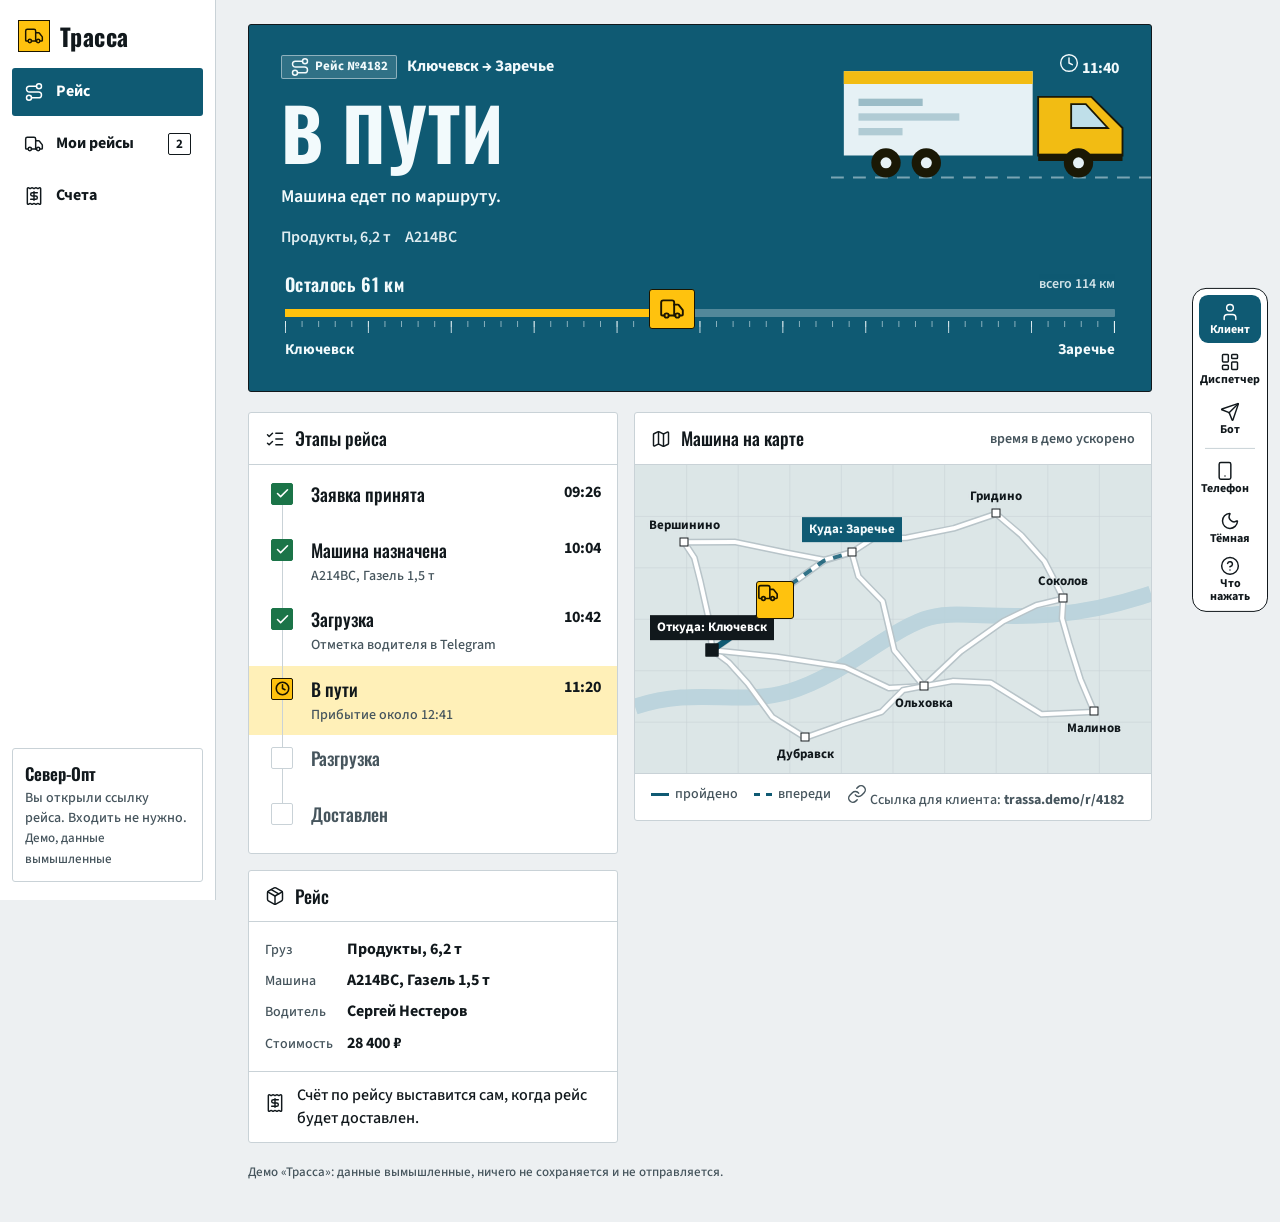
<file: logistik-track/index.html>
<!doctype html>
<html lang="ru">
<head>
<meta charset="utf-8">
<meta name="viewport" content="width=device-width,initial-scale=1">
<meta name="robots" content="noindex">
<title>Трасса: рейсы, водители и счета (демо)</title>
<link rel="preconnect" href="https://fonts.googleapis.com"><link rel="preconnect" href="https://fonts.gstatic.com" crossorigin><link rel="stylesheet" href="https://fonts.googleapis.com/css2?family=Oswald:wght@400;500;600;700&family=Source+Sans+3:wght@500;600;700&display=swap">
<style>

/* Каркас: лента-таймлайн + доска рейсов + чат водителя. Палитра: петроль и разметочный жёлтый. Язык форм: линейка, тонкие линии, прямые углы. */
:root{
  --bg:#EDF0F2;--panel:#FFFFFF;--soft:#E2E7EA;--ink:#11181C;--ink2:#46555D;--line:#C9D2D7;--edge:#11181C;
  --brand:#0F5A73;--brandInk:#F2FAFC;--act:#FFC20E;--actInk:#1B1500;--sel:#0F5A73;--selInk:#FFFFFF;
  --good:#1B7448;--bad:#B3321F;--warn:#8F5B00;--hl:#FFF0B8;--map:#DCE6E7;--water:#B9D3DC;--road:#FFFFFF;--roadEdge:#B8C4C9;
  --s-new:#53636C;--s-asg:#2F66B0;--s-load:#97600A;--s-way:#0F5A73;--s-unl:#B1451C;--s-done:#1B7448;
  --fd:'Oswald','Arial Narrow',system-ui,sans-serif;--fb:'Source Sans 3','Segoe UI',system-ui,sans-serif;color-scheme:light;
}
@media (prefers-color-scheme:dark){:root:not([data-theme="light"]){
  --bg:#0B1216;--panel:#131D23;--soft:#1B2830;--ink:#E6EEF1;--ink2:#9DB0B9;--line:#27373F;--edge:#7C95A0;
  --brand:#14708C;--brandInk:#F2FAFC;--act:#FFC20E;--actInk:#1B1500;--sel:#E6EEF1;--selInk:#0B1216;
  --good:#5CC58A;--bad:#F37B68;--warn:#F0B04A;--hl:#3F3512;--map:#14242B;--water:#1D3A47;--road:#2A3C45;--roadEdge:#0B1519;
  --s-new:#9DB0B9;--s-asg:#7DAEF0;--s-load:#F0B04A;--s-way:#5FC1E0;--s-unl:#F4906A;--s-done:#5CC58A;color-scheme:dark}}
:root[data-theme="dark"]{
  --bg:#0B1216;--panel:#131D23;--soft:#1B2830;--ink:#E6EEF1;--ink2:#9DB0B9;--line:#27373F;--edge:#7C95A0;
  --brand:#14708C;--brandInk:#F2FAFC;--act:#FFC20E;--actInk:#1B1500;--sel:#E6EEF1;--selInk:#0B1216;
  --good:#5CC58A;--bad:#F37B68;--warn:#F0B04A;--hl:#3F3512;--map:#14242B;--water:#1D3A47;--road:#2A3C45;--roadEdge:#0B1519;
  --s-new:#9DB0B9;--s-asg:#7DAEF0;--s-load:#F0B04A;--s-way:#5FC1E0;--s-unl:#F4906A;--s-done:#5CC58A;color-scheme:dark}
*{box-sizing:border-box}
html{-webkit-text-size-adjust:100%}
body{margin:0;background:var(--bg);color:var(--ink);font:500 16px/1.45 var(--fb);overflow-x:hidden}
button,input,select,textarea{font:inherit;color:inherit}
button{cursor:pointer;background:none;border:0;padding:0;text-align:inherit}
:focus-visible{outline:3px solid var(--act);outline-offset:2px}
h1,h2,h3,h4{font-family:var(--fd);margin:0;font-weight:600;line-height:1.1;letter-spacing:.005em}
p{margin:0}
.ic{width:20px;height:20px;flex:none;fill:none;stroke:currentColor;stroke-width:1.75;stroke-linecap:round;stroke-linejoin:round}
.num{font-variant-numeric:tabular-nums}
.sr{position:absolute;width:1px;height:1px;overflow:hidden;clip:rect(0 0 0 0)}
[hidden]{display:none!important}

#stage{position:relative;min-height:100vh}
#frame{container:app/inline-size;background:var(--bg);min-height:100vh}
@media (min-width:521px){
  body:not(.clean) #stage:not(.phone){padding-right:96px}
  #stage.phone{width:390px;height:800px;margin:16px auto 0;border:1px solid var(--edge);border-radius:28px;overflow:hidden;transform:translateZ(0);box-shadow:0 0 0 8px var(--soft);min-height:0}
  #stage.phone #frame{height:100%;min-height:0;overflow-y:auto;scrollbar-width:none}
  body.phonemode{background:var(--soft)}
}

/* кнопки: прямые углы, тонкая линия */
.btn{display:inline-flex;align-items:center;justify-content:center;gap:8px;min-height:44px;padding:0 18px;border:1px solid var(--edge);border-radius:3px;background:var(--panel);font-weight:700;transition:transform .12s,background .15s}
.btn:hover{background:var(--soft)}
.btn:active{transform:scale(.97)}
.btn.cta{background:var(--act);color:var(--actInk);border-color:var(--actInk);min-height:48px;padding:0 22px;font-family:var(--fd);font-weight:600;font-size:18px;letter-spacing:.02em}
.btn.cta:hover{background:#FFD24A}
.btn.sm{min-height:44px;padding:0 14px;font-size:15px}
.btn.ghost{border-color:var(--line)}
.btn[disabled]{opacity:.45;pointer-events:none}
.ibtn{width:44px;height:44px;display:grid;place-items:center;border:1px solid var(--line);border-radius:3px;background:var(--panel)}
.ibtn:hover{background:var(--soft)}
.chip{display:inline-flex;align-items:center;gap:6px;min-height:26px;padding:0 9px 0 7px;border:1px solid var(--c);color:var(--c);border-radius:2px;font-weight:700;font-size:14px;white-space:nowrap;background:var(--panel)}
.chip .ic{width:15px;height:15px}
.tag{display:inline-flex;align-items:center;gap:5px;min-height:24px;padding:0 8px;border-radius:2px;font-size:13px;font-weight:700;background:var(--hl);color:var(--ink);border:1px solid var(--warn)}
.demo-note{font-size:13px;color:var(--ink2)}
.panel{background:var(--panel);border:1px solid var(--line);border-radius:3px}
.ph{display:flex;align-items:center;gap:10px;padding:12px 16px;border-bottom:1px solid var(--line);font-family:var(--fd);font-size:18px;font-weight:500}
.ph small{font:600 14px var(--fb);color:var(--ink2);margin-left:auto}
.pb{padding:16px}

/* ====== КЛИЕНТ ====== */
.cl{display:grid;grid-template-columns:minmax(0,1fr);min-height:100vh}
.rail{display:none}
@container app (min-width:900px){
  .cl{grid-template-columns:216px minmax(0,1fr)}
  .rail{display:flex;flex-direction:column;gap:4px;padding:18px 12px;border-right:1px solid var(--line);background:var(--panel);position:sticky;top:0;height:100vh}
}
.brand{display:flex;align-items:center;gap:10px;font:700 24px var(--fd);letter-spacing:.02em;min-height:44px;padding:0 6px 10px}
.brand i{width:32px;height:32px;background:var(--act);color:var(--actInk);display:grid;place-items:center;border:1px solid var(--actInk)}
.brand i .ic{width:20px;height:20px}
.rnav{display:flex;align-items:center;gap:12px;min-height:48px;padding:0 12px;border-radius:3px;font-weight:700;position:relative}
.rnav:hover{background:var(--soft)}
.rnav[aria-current="page"]{background:var(--sel);color:var(--selInk)}
.rnav .badge{margin-left:auto;font-size:13px;padding:1px 7px;border:1px solid currentColor;border-radius:2px}
.rco{margin-top:auto;padding:12px;border:1px solid var(--line);border-radius:3px;font-size:14px;color:var(--ink2)}
.rco b{display:block;color:var(--ink);font:600 17px var(--fd);margin-bottom:2px}
.cmain{padding:16px 16px 92px;min-width:0;display:flex;flex-direction:column;gap:16px}
@container app (min-width:900px){.cmain{padding:24px 32px 40px;gap:20px}}
.mtop{display:flex;align-items:center;gap:10px}
.mtop .brand{padding:0;margin-right:auto}
@container app (min-width:900px){.mtop{display:none}}
.bnav{display:grid;grid-template-columns:repeat(3,1fr);position:sticky;bottom:0;z-index:6;background:var(--panel);border-top:1px solid var(--edge);padding:4px 6px calc(4px + env(safe-area-inset-bottom,0px));margin-top:auto}
.bnav button{min-height:54px;display:flex;flex-direction:column;align-items:center;justify-content:center;gap:2px;font-size:14px;font-weight:700;border-radius:3px;color:var(--ink2)}
.bnav button[aria-current="page"]{background:var(--sel);color:var(--selInk)}
@container app (min-width:900px){.bnav{display:none}}
.cl>div:last-child{min-width:0;display:flex;flex-direction:column}

.hero{position:relative;overflow:hidden;background:var(--brand);color:var(--brandInk);border-radius:3px;padding:20px 18px 18px;display:flex;flex-direction:column;gap:12px;border:1px solid var(--edge)}
@container app (min-width:900px){.hero{padding:28px 32px 26px;gap:16px}}
.hero .top{display:flex;align-items:center;gap:10px;flex-wrap:wrap;font-weight:700}
.hero .top .tag{background:rgba(255,255,255,.14);color:var(--brandInk);border-color:rgba(255,255,255,.45)}
.hero h1{font-size:clamp(40px,13cqw,60px);font-weight:700;line-height:1;text-transform:uppercase;letter-spacing:.01em;position:relative;z-index:1}
@container app (min-width:900px){.hero h1{font-size:72px}}
.hero .sub{font-size:18px;font-weight:600;max-width:36ch;position:relative;z-index:1}
.hero .route{display:flex;flex-wrap:wrap;gap:6px 14px;font-weight:600;opacity:.92;position:relative;z-index:1}
.hero .art{position:absolute;right:-10px;top:26px;width:330px;height:auto;opacity:.95;display:none}
@container app (min-width:900px){.hero .art{display:block}}
.ruler{position:relative;height:94px;margin:6px 4px 0;z-index:1}
.rl-line{position:absolute;left:0;right:0;top:38px;height:8px;background:rgba(255,255,255,.28);border-radius:1px}
.rl-done{position:absolute;left:0;top:0;bottom:0;background:var(--act);width:0}
.rl-ticks{position:absolute;left:0;right:0;top:50px;height:12px;background-image:linear-gradient(90deg,rgba(242,250,252,.8) 1px,transparent 1px);background-size:10% 100%;border-right:1px solid rgba(242,250,252,.8)}
.rl-ticks::after{content:"";position:absolute;left:0;right:0;top:0;height:6px;background-image:linear-gradient(90deg,rgba(242,250,252,.55) 1px,transparent 1px);background-size:2% 100%}
.rl-truck{position:absolute;top:18px;width:46px;height:40px;margin-left:-23px;display:grid;place-items:center;background:var(--act);color:var(--actInk);border:1px solid var(--actInk);border-radius:3px}
.rl-truck .ic{width:26px;height:26px}
.rl-ab{position:absolute;left:0;right:0;top:68px;display:flex;justify-content:space-between;font-weight:700;font-size:15px}
.rl-left{position:absolute;left:0;top:0;font:600 18px var(--fd);letter-spacing:.02em}
.rl-tot{position:absolute;right:0;top:3px;font:600 14px var(--fb);opacity:.85}

.cols{display:grid;grid-template-columns:minmax(0,1fr);gap:16px}
@container app (min-width:900px){.cols{grid-template-columns:minmax(0,5fr) minmax(0,7fr);align-items:start}}
.tl{list-style:none;margin:0;padding:6px 0;position:relative}
.tl li{display:grid;grid-template-columns:36px 1fr auto;gap:0 10px;padding:10px 16px;position:relative;min-height:56px;align-items:start}
.tl li::before{content:"";position:absolute;left:33px;top:0;bottom:0;width:1px;background:var(--line)}
.tl li:first-child::before{top:24px}.tl li:last-child::before{bottom:calc(100% - 24px)}
.tl .nd{width:22px;height:22px;border:1px solid var(--line);background:var(--panel);display:grid;place-items:center;margin:2px 0 0 6px;position:relative;z-index:1;border-radius:2px;color:var(--panel)}
.tl .nd .ic{width:15px;height:15px;stroke-width:2.5}
.tl li.done .nd{background:var(--good);border-color:var(--good)}
.tl li.cur{background:var(--hl)}
.tl li.cur .nd{background:var(--act);border-color:var(--actInk);color:var(--actInk)}
.tl li.todo{color:var(--ink2)}
.tl b{font:500 18px var(--fd)}
.tl .when{font-weight:700;font-variant-numeric:tabular-nums}
.tl small{display:block;color:var(--ink2);font-size:14px;margin-top:1px}
.kv{display:grid;grid-template-columns:auto 1fr;gap:8px 14px;margin:0}
.kv dt{color:var(--ink2);font-size:14px;padding-top:2px}
.kv dd{margin:0;font-weight:700;min-width:0;overflow-wrap:anywhere}
.invbox{display:flex;align-items:center;gap:12px;flex-wrap:wrap;padding:12px 16px;border-top:1px solid var(--line)}
.invbox b{font:600 20px var(--fd)}
.invbox .btn{margin-left:auto}

/* карта: схема + HTML-подписи */
.mapbox{position:relative;aspect-ratio:5/3;background:var(--map);overflow:hidden;border-bottom:1px solid var(--line);isolation:isolate}
.mapbox svg{position:absolute;inset:0;width:100%;height:100%}
.mapbox .tn{position:absolute;transform:translate(-50%,-50%);width:9px;height:9px;background:var(--panel);border:1.5px solid var(--ink)}
.mapbox .tn.hub{width:13px;height:13px;background:var(--ink)}
.mapbox .tl-lbl{position:absolute;font-size:13px;font-weight:700;white-space:nowrap;color:var(--ink);text-shadow:0 0 3px var(--map),0 0 3px var(--map),0 0 3px var(--map);transform:translate(-50%,-50%);pointer-events:none}
.mapbox .pin{position:absolute;transform:translate(-50%,-100%);color:var(--panel);background:var(--ink);padding:3px 7px;font-size:13px;font-weight:700;white-space:nowrap}
.mapbox .pin.b{background:var(--brand);color:var(--brandInk)}
.mk{position:absolute;width:38px;height:38px;margin:-19px 0 0 -19px;display:grid;place-items:center;background:var(--act);color:var(--actInk);border:1px solid var(--actInk);border-radius:3px;transition:left .9s linear,top .9s linear;z-index:3}
.mk .ic{width:22px;height:22px}
.mk.sm{width:30px;height:30px;margin:-15px 0 0 -15px}
.mk.sm .ic{width:18px;height:18px}
.mk.sel{outline:2px solid var(--ink);outline-offset:2px}
.mklbl{position:absolute;transform:translate(-50%,16px);font-size:12px;font-weight:700;background:var(--panel);border:1px solid var(--line);padding:0 5px;white-space:nowrap;z-index:2}
.maplg{display:flex;gap:16px;flex-wrap:wrap;padding:10px 16px;font-size:14px;color:var(--ink2)}
.maplg i{display:inline-block;width:18px;height:0;border-top:3px solid var(--brand);vertical-align:middle;margin-right:6px}
.maplg i.d{border-top-style:dashed}

/* список рейсов клиента */
.fl{display:flex;gap:6px;flex-wrap:wrap}
.fl button{min-height:44px;padding:0 14px;border:1px solid var(--line);border-radius:3px;background:var(--panel);font-weight:700}
.fl button[aria-pressed="true"]{background:var(--sel);color:var(--selInk);border-color:var(--sel)}
.trows{display:flex;flex-direction:column}
.trow{display:grid;grid-template-columns:70px minmax(0,1fr) auto 110px;gap:4px 14px;align-items:center;padding:14px 16px;border-bottom:1px solid var(--line);width:100%;position:relative}
.trow:last-child{border-bottom:0}
.trow:hover{background:var(--soft)}
.trow .no{font:600 22px var(--fd)}
.trow .rt{font-weight:700;min-width:0}
.trow .rt small{display:block;color:var(--ink2);font-weight:600;font-size:14px}
.trow .pr{font:600 18px var(--fd);text-align:right}
.trow .ln{grid-column:1/-1;height:4px;background:var(--soft);position:relative}
.trow .ln i{position:absolute;left:0;top:0;bottom:0;background:var(--s-way);width:0}
.trow.fl2{animation:flash 2s ease-out}
@container app (max-width:760px){.trow{grid-template-columns:60px minmax(0,1fr)}.trow .st{grid-column:1/-1}.trow .pr{text-align:left;grid-column:1/-1}}
.sum3{display:grid;grid-template-columns:repeat(3,minmax(0,1fr));gap:12px}
@container app (max-width:760px){.sum3{grid-template-columns:minmax(0,1fr)}}
.st3{padding:14px 16px}
.st3 small{display:block;color:var(--ink2);font-size:14px}
.st3 b{font:600 32px var(--fd)}
.irow{display:grid;grid-template-columns:110px minmax(0,1fr) auto auto;gap:6px 14px;align-items:center;padding:14px 16px;border-bottom:1px solid var(--line)}
.irow:last-child{border-bottom:0}
.irow .am{font:600 20px var(--fd);text-align:right}
@container app (max-width:760px){.irow{grid-template-columns:minmax(0,1fr) auto}.irow .am{text-align:right}.irow .btn{grid-column:1/-1}}

/* ====== ДИСПЕТЧЕР ====== */
.adm{min-height:100vh;display:flex;flex-direction:column}
.ahd{display:flex;align-items:center;gap:14px;padding:8px 16px;background:var(--panel);border-bottom:1px solid var(--edge);position:sticky;top:0;z-index:5;flex-wrap:wrap}
.ahd .brand{padding:0;margin-right:6px}
.atabs{display:flex;gap:4px;flex:1;min-width:0;overflow-x:auto;scrollbar-width:none}
.atab{min-height:44px;padding:0 16px;display:flex;align-items:center;gap:8px;font-weight:700;border-radius:3px;white-space:nowrap}
.atab:hover{background:var(--soft)}
.atab[aria-current="page"]{background:var(--sel);color:var(--selInk)}
.atab .badge{font-size:13px;padding:0 6px;border:1px solid currentColor;border-radius:2px}
.awho{display:flex;align-items:center;gap:8px;font-size:14px;color:var(--ink2);font-weight:600}
.awho b{display:block;color:var(--ink);font-size:15px}
.awho i{width:36px;height:36px;display:grid;place-items:center;background:var(--soft);font:600 15px var(--fd);font-style:normal;border:1px solid var(--line)}
@container app (max-width:760px){.awho span{display:none}.ahd{gap:8px;padding:8px 12px}.ahd .brand span{display:none}}
.amain{display:grid;grid-template-columns:minmax(0,1fr);flex:1;min-height:0}
.amain.has-drawer{grid-template-columns:minmax(0,1fr) 404px}
.apage{padding:16px;display:flex;flex-direction:column;gap:16px;min-width:0}
@container app (min-width:900px){.apage{padding:20px 24px 40px}}
.kpis{display:grid;grid-template-columns:repeat(5,minmax(0,1fr));gap:12px}
@container app (max-width:1099px){.kpis{grid-template-columns:repeat(3,minmax(0,1fr))}}
@container app (max-width:760px){.kpis{grid-template-columns:repeat(2,minmax(0,1fr))}}
.kpi{padding:12px 14px;background:var(--panel);border:1px solid var(--line);border-radius:3px;border-top:3px solid var(--edge);min-width:0}
.kpi small{display:block;color:var(--ink2);font-size:14px;line-height:1.2;min-height:34px}
.kpi b{display:block;font:600 36px var(--fd);line-height:1.1;margin-top:2px}
.kpi b em{font:600 18px var(--fd);font-style:normal;margin-left:4px}
.dl{display:flex;align-items:center;gap:5px;font-size:14px;font-weight:700;margin-top:2px}
.dl .ic{width:16px;height:16px}
.dl.good{color:var(--good)}.dl.bad{color:var(--bad)}.dl.flat{color:var(--ink2)}
.attn{border-left:4px solid var(--act)}
.arow{display:flex;align-items:center;gap:12px;padding:6px 16px;border-top:1px solid var(--line);flex-wrap:wrap}
.arow:first-of-type{border-top:0}
.arow .ic.k{color:var(--warn)}
.arow span{flex:1;min-width:200px;font-weight:600}
.board{display:grid;grid-auto-flow:column;grid-auto-columns:minmax(192px,1fr);gap:10px;overflow-x:auto;padding-bottom:8px;align-items:start}
@container app (max-width:899px){.board{grid-auto-flow:row;grid-auto-columns:auto;grid-template-columns:minmax(0,1fr);overflow:visible}}
.col{background:var(--soft);border-radius:3px;border-top:3px solid var(--c);min-width:0;display:flex;flex-direction:column;gap:8px;padding:8px 8px 10px}
.col h3{font:500 17px var(--fd);display:flex;align-items:center;gap:8px;color:var(--ink);padding:2px 4px 0;min-height:28px}
.col h3 .ic{color:var(--c);width:18px;height:18px}
.col h3 span.n{margin-left:auto;font-weight:600;font-size:15px;border:1px solid var(--line);background:var(--panel);padding:0 7px;border-radius:2px}
.empty{color:var(--ink2);font-size:14px;padding:6px 4px 8px}
.tc{background:var(--panel);border:1px solid var(--line);border-radius:3px;position:relative;transition:transform .15s,border-color .15s}
.tc:hover{transform:translateY(-2px);border-color:var(--ink2)}
.tc.sel{outline:2px solid var(--sel);outline-offset:1px}
.tc.flash{animation:flash 2s ease-out}
.tc-main{display:block;width:100%;padding:10px 12px 8px;min-height:44px}
.tc-main .no{font:600 20px var(--fd);display:flex;align-items:center;gap:8px}
.tc-main .cn{font-weight:700;font-size:15px;margin-top:2px;overflow:hidden;text-overflow:ellipsis;white-space:nowrap}
.tc-main .rt{font-size:15px;color:var(--ink2);margin-top:2px;font-weight:600}
.tc-main .mt{display:flex;align-items:center;gap:6px;font-size:14px;color:var(--ink2);margin-top:4px;flex-wrap:wrap}
.tc .pbar{height:4px;background:var(--soft);margin:0 12px 6px;position:relative}
.tc .pbar i{position:absolute;left:0;top:0;bottom:0;background:var(--s-way);width:0}
.tc-f{padding:0 12px 10px;display:flex;gap:8px;flex-wrap:wrap}
.tc .late{background:var(--bad);color:#fff;border-color:var(--bad)}
.drawer{background:var(--panel);border-left:1px solid var(--edge);display:flex;flex-direction:column;position:sticky;top:61px;height:calc(100vh - 61px);overflow-y:auto;min-width:0}
.dr-h{display:flex;align-items:flex-start;gap:10px;padding:14px 16px;border-bottom:1px solid var(--line);position:sticky;top:0;background:var(--panel);z-index:2}
.dr-h h2{font-size:30px;font-weight:600}
.dr-h .cl2{color:var(--ink2);font-weight:600;font-size:15px}
.dr-h .ibtn{margin-left:auto}
.dr-s{padding:14px 16px;border-bottom:1px solid var(--line);display:flex;flex-direction:column;gap:10px}
.dr-s h4{font-size:17px;font-weight:500;color:var(--ink2)}
.seg{display:grid;grid-template-columns:repeat(3,minmax(0,1fr));gap:6px}
.seg button{min-height:44px;padding:0 6px;border:1px solid var(--line);border-radius:3px;background:var(--panel);font-weight:700;font-size:14px;display:flex;align-items:center;justify-content:center;gap:5px;text-align:center;transition:transform .12s}
.seg button:hover{background:var(--soft)}
.seg button:active{transform:scale(.96)}
.seg button[aria-pressed="true"]{background:var(--sel);color:var(--selInk);border-color:var(--sel)}
.seg button[disabled]{opacity:.4;pointer-events:none}
.fld{display:flex;flex-direction:column;gap:4px}
.fld label{font-size:14px;font-weight:700;color:var(--ink2)}
.inp{min-height:44px;padding:0 12px;border:1px solid var(--edge);border-radius:3px;background:var(--panel);width:100%;min-width:0}
textarea.inp{padding:10px 12px;min-height:76px;resize:vertical}
.inp[aria-invalid="true"]{border-color:var(--bad);border-width:2px}
.err{color:var(--bad);font-size:14px;font-weight:700;min-height:0}
.row2{display:flex;gap:8px;align-items:flex-end;flex-wrap:wrap}
.row2 .fld{flex:1;min-width:140px}
.lg{list-style:none;margin:0;padding:0;display:flex;flex-direction:column;gap:6px;font-size:15px}
.lg li{display:flex;gap:10px}.lg time{font-weight:700;font-variant-numeric:tabular-nums;color:var(--ink2);min-width:44px}
.tbl{width:100%;border-collapse:collapse}
.tbl th{font:500 15px var(--fd);text-align:left;color:var(--ink2);padding:10px 14px;border-bottom:1px solid var(--edge)}
.tbl td{padding:12px 14px;border-bottom:1px solid var(--line);vertical-align:middle}
.tbl tr:hover td{background:var(--soft)}
.tbl .r{text-align:right}
.tblw{overflow-x:auto}
@container app (max-width:760px){.tbl .hide-s{display:none}}
.dbars{display:flex;flex-direction:column;gap:8px}
.dbar{display:grid;grid-template-columns:130px minmax(0,1fr) 96px;align-items:center;gap:10px;font-weight:700;font-size:15px}
.dbar .tr{height:18px;background:var(--soft);position:relative}
.dbar .tr i{position:absolute;left:0;top:0;bottom:0;width:100%;background:var(--s-unl);transform-origin:left;transition:transform .8s cubic-bezier(.2,.7,.2,1)}
.dbar .tr i.ok{background:var(--s-asg)}
.dbar .v{text-align:right;font-variant-numeric:tabular-nums}
@container app (max-width:760px){.dbar{grid-template-columns:96px minmax(0,1fr) 82px;font-size:14px}}
.grow-pre .dbar .tr i{transform:scaleX(0)}

/* ====== БОТ ====== */
.botpc{display:grid;grid-template-columns:minmax(0,1fr) 392px minmax(0,1fr);gap:24px;align-items:start;padding:24px;justify-content:center}
@container app (max-width:1099px){.botpc{grid-template-columns:392px;justify-content:center}.botpc .mir{display:none}}
.mir{display:flex;flex-direction:column;gap:12px}
.mir h3{font-size:18px;font-weight:500;color:var(--ink2)}
.mir .panel{padding:14px 16px;display:flex;flex-direction:column;gap:8px}
.mir .st-w{font:600 30px var(--fd);text-transform:uppercase}
.pf{width:392px;height:760px;border:1px solid var(--edge);border-radius:28px;overflow:hidden;box-shadow:0 0 0 8px var(--soft);background:var(--panel);display:flex;flex-direction:column}
.chat{display:flex;flex-direction:column;min-height:100vh;background:var(--panel);width:100%}
.pf .chat{min-height:0;height:100%}
.ch-h{display:flex;align-items:center;gap:10px;padding:10px 14px;background:var(--brand);color:var(--brandInk)}
.ch-h .av{width:40px;height:40px;background:var(--act);color:var(--actInk);display:grid;place-items:center;border-radius:50%;border:1px solid var(--actInk)}
.ch-h b{display:block;font:500 18px var(--fd);line-height:1.1}
.ch-h small{opacity:.85;font-size:13px}
.ch-w{display:flex;align-items:center;gap:8px;padding:8px 12px;background:var(--soft);border-bottom:1px solid var(--line);font-size:14px;font-weight:700}
.ch-w select{flex:1;min-width:0;min-height:44px;border:1px solid var(--line);background:var(--panel);padding:0 8px;border-radius:3px}
.msgs{flex:1;min-height:0;overflow-y:auto;padding:14px 12px;display:flex;flex-direction:column;gap:8px;background:var(--bg)}
.pf .msgs{overflow-y:auto}
.msg{max-width:86%;padding:8px 12px 6px;border-radius:12px;font-size:16px;line-height:1.35;position:relative}
.msg time{display:block;text-align:right;font-size:12px;opacity:.7;margin-top:2px}
.msg.in{background:var(--panel);border:1px solid var(--line);align-self:flex-start;border-top-left-radius:3px}
.msg.out{background:var(--act);color:var(--actInk);align-self:flex-end;border-top-right-radius:3px;font-weight:700}
.msg.sys{align-self:center;background:var(--soft);font-size:14px;padding:3px 12px;border-radius:12px;max-width:94%;text-align:center}
.msg.nw{animation:msgin .28s ease-out}
.msg b{font-weight:700}
.kb{padding:10px 12px 12px;background:var(--panel);border-top:1px solid var(--line);display:flex;flex-direction:column;gap:8px}
.kb .r3{display:grid;grid-template-columns:repeat(3,minmax(0,1fr));gap:8px}
.kb .btn{min-height:52px;padding:0 6px;font-size:16px;flex-direction:column;gap:2px;line-height:1.1}
.kb .btn .ic{width:20px;height:20px}
.kb .btn.next{background:var(--act);color:var(--actInk);border-color:var(--actInk)}
.kb .btn.cur{background:var(--sel);color:var(--selInk)}.kb .btn.cur[disabled]{opacity:1}
.kb .fake{min-height:44px;border:1px solid var(--line);border-radius:22px;padding:0 14px;display:flex;align-items:center;color:var(--ink2);font-size:15px;background:var(--bg)}

/* ====== СЛОИ ====== */
#ov{position:fixed;inset:0;z-index:50;pointer-events:none}
#stage.phone #ov{position:absolute}
#ov:not(:empty){pointer-events:auto}
.scrim{position:absolute;inset:0;background:rgba(10,18,22,.55);animation:fadein .2s}
.sheet{position:absolute;left:50%;top:50%;transform:translate(-50%,-50%);width:min(560px,calc(100% - 32px));max-height:calc(100% - 32px);overflow-y:auto;background:var(--panel);border:1px solid var(--edge);border-radius:3px;animation:pop .22s ease-out;display:flex;flex-direction:column}
@media (max-width:620px){.sheet{left:0;right:0;bottom:0;top:auto;transform:none;width:100%;max-height:92%;animation:slide .26s ease-out;border-left:0;border-right:0;border-bottom:0}}
#stage.phone .sheet{left:0;right:0;bottom:0;top:auto;transform:none;width:100%;max-height:92%;animation:slide .26s ease-out;border-left:0;border-right:0;border-bottom:0}
.sh-h{display:flex;align-items:center;gap:10px;padding:14px 16px;border-bottom:1px solid var(--line);position:sticky;top:0;background:var(--panel);z-index:1}
.sh-h h2{font-size:26px;font-weight:600}
.sh-h .ibtn{margin-left:auto}
.sh-b{padding:16px;display:flex;flex-direction:column;gap:14px}
.sh-f{padding:12px 16px 16px;border-top:1px solid var(--line);display:flex;gap:10px;flex-wrap:wrap;position:sticky;bottom:0;background:var(--panel)}
.sh-f .btn{flex:1}
.stp{display:flex;gap:6px;font-weight:700;font-size:14px;color:var(--ink2)}
.stp span{flex:1;border-top:3px solid var(--line);padding-top:4px}
.stp span.on{border-color:var(--act);color:var(--ink)}
.okbig{display:flex;flex-direction:column;align-items:flex-start;gap:10px}
.okbig .no{font:700 60px var(--fd);line-height:1}
.hs{counter-reset:s;list-style:none;margin:0;padding:0;display:flex;flex-direction:column;gap:12px}
.hs li{counter-increment:s;display:grid;grid-template-columns:34px 1fr;gap:10px}
.hs li::before{content:counter(s);width:34px;height:34px;background:var(--act);color:var(--actInk);display:grid;place-items:center;font:600 20px var(--fd);border:1px solid var(--actInk)}
.hs b{display:block}
.hs .btn{margin-top:6px}
#toasts{position:fixed;left:50%;bottom:20px;transform:translateX(-50%);display:flex;flex-direction:column;gap:8px;z-index:80;align-items:center;pointer-events:none;width:min(440px,calc(100% - 24px))}
body.m-client #toasts{bottom:20px}
@media (max-width:520px){body.m-client #toasts{bottom:78px}}
#stage.phone ~ #toasts{display:none}
#stage.phone #toasts{position:absolute;bottom:76px}
.toast{background:var(--ink);color:var(--bg);padding:12px 16px;border-radius:3px;font-weight:700;animation:pop .22s ease-out;width:100%;border-left:4px solid var(--act)}

/* пульт П3: вертикальная капсула у правого края */
.pult{position:fixed;right:12px;top:50%;transform:translateY(-50%);z-index:60;display:flex;flex-direction:column;gap:2px;padding:6px;width:76px;border:1px solid var(--edge);border-radius:14px;background:var(--panel)}
.pult button{min-height:48px;border-radius:9px;font-weight:700;font-size:12px;display:flex;flex-direction:column;align-items:center;justify-content:center;gap:2px;line-height:1.05;text-align:center;padding:2px}
.pult button .ic{width:20px;height:20px}
.pult button:hover{background:var(--soft)}
.pult button[aria-pressed="true"]{background:var(--sel);color:var(--selInk)}
.pult .sep{height:1px;background:var(--line);margin:3px 6px}
.gear{display:none}
@media (max-width:520px){
  .pult{display:none;top:auto;bottom:80px;right:12px;transform:none;width:196px;border-radius:6px}
  .pult button{flex-direction:row;justify-content:flex-start;gap:10px;font-size:16px;padding:0 10px}
  .pult .dev{display:none}
  body.pult-open .pult{display:flex;animation:pop .2s}
  .gear{display:grid;position:fixed;right:12px;bottom:80px;width:44px;height:44px;place-items:center;z-index:61;background:var(--panel);border:1px solid var(--edge);border-radius:50%}
  body.pult-open .gear{bottom:auto;top:12px}
  body.has-sheet .gear,body.has-sheet .pult{display:none}
  body.m-driver .gear,body.m-admin .gear{bottom:16px}
  body.m-driver .pult,body.m-admin .pult{bottom:68px}
}
body.clean .pult,body.clean .gear{display:none!important}

@keyframes fadein{from{opacity:0}to{opacity:1}}
@keyframes pop{from{opacity:0;transform:translate(-50%,-46%) scale(.97)}to{opacity:1}}
.toast{animation-name:fadein}
@keyframes slide{from{transform:translateY(40px);opacity:0}to{transform:none;opacity:1}}
@keyframes rise{from{opacity:0;transform:translateY(14px)}to{opacity:1;transform:none}}
@keyframes flash{0%,60%{background:var(--hl)}100%{background:transparent}}
@keyframes msgin{from{opacity:0;transform:translateY(8px)}to{opacity:1;transform:none}}
.ent .hero{animation:rise .7s ease-out both}
.ent .cols>*{animation:rise .7s .12s ease-out both}
.ent .kpis{animation:rise .6s ease-out both}
.pn-in{animation:fadein .18s}
@media (prefers-reduced-motion:reduce){*,*::before,*::after{animation:none!important;transition:none!important}}
</style>
</head>
<body class="m-client">
<svg width="0" height="0" style="position:absolute" aria-hidden="true"><defs><symbol id="i-arrow-right" viewBox="0 0 24 24"><path d="M5 12h14" /> <path d="m12 5 7 7-7 7" /></symbol><symbol id="i-badge" viewBox="0 0 24 24"><path d="M3.85 8.62a4 4 0 0 1 4.78-4.77 4 4 0 0 1 6.74 0 4 4 0 0 1 4.78 4.78 4 4 0 0 1 0 6.74 4 4 0 0 1-4.77 4.78 4 4 0 0 1-6.75 0 4 4 0 0 1-4.78-4.77 4 4 0 0 1 0-6.76Z" /></symbol><symbol id="i-banknote" viewBox="0 0 24 24"><rect width="20" height="12" x="2" y="6" rx="2" /> <circle cx="12" cy="12" r="2" /> <path d="M6 12h.01M18 12h.01" /></symbol><symbol id="i-bell" viewBox="0 0 24 24"><path d="M10.268 21a2 2 0 0 0 3.464 0" /> <path d="M3.262 15.326A1 1 0 0 0 4 17h16a1 1 0 0 0 .74-1.673C19.41 13.956 18 12.499 18 8A6 6 0 0 0 6 8c0 4.499-1.411 5.956-2.738 7.326" /></symbol><symbol id="i-bot" viewBox="0 0 24 24"><path d="M12 8V4H8" /> <rect width="16" height="12" x="4" y="8" rx="2" /> <path d="M2 14h2" /> <path d="M20 14h2" /> <path d="M15 13v2" /> <path d="M9 13v2" /></symbol><symbol id="i-boxes" viewBox="0 0 24 24"><path d="M2.97 12.92A2 2 0 0 0 2 14.63v3.24a2 2 0 0 0 .97 1.71l3 1.8a2 2 0 0 0 2.06 0L12 19v-5.5l-5-3-4.03 2.42Z" /> <path d="m7 16.5-4.74-2.85" /> <path d="m7 16.5 5-3" /> <path d="M7 16.5v5.17" /> <path d="M12 13.5V19l3.97 2.38a2 2 0 0 0 2.06 0l3-1.8a2 2 0 0 0 .97-1.71v-3.24a2 2 0 0 0-.97-1.71L17 10.5l-5 3Z" /> <path d="m17 16.5-5-3" /> <path d="m17 16.5 4.74-2.85" /> <path d="M17 16.5v5.17" /> <path d="M7.97 4.42A2 2 0 0 0 7 6.13v4.37l5 3 5-3V6.13a2 2 0 0 0-.97-1.71l-3-1.8a2 2 0 0 0-2.06 0l-3 1.8Z" /> <path d="M12 8 7.26 5.15" /> <path d="m12 8 4.74-2.85" /> <path d="M12 13.5V8" /></symbol><symbol id="i-chart-no-axes-column" viewBox="0 0 24 24"><path d="M5 21v-6" /> <path d="M12 21V3" /> <path d="M19 21V9" /></symbol><symbol id="i-check" viewBox="0 0 24 24"><path d="M20 6 9 17l-5-5" /></symbol><symbol id="i-chevron-down" viewBox="0 0 24 24"><path d="m6 9 6 6 6-6" /></symbol><symbol id="i-chevron-right" viewBox="0 0 24 24"><path d="m9 18 6-6-6-6" /></symbol><symbol id="i-circle" viewBox="0 0 24 24"><circle cx="12" cy="12" r="10" /></symbol><symbol id="i-circle-check" viewBox="0 0 24 24"><circle cx="12" cy="12" r="10" /> <path d="m16 9-5.5 5.5L8 12" /></symbol><symbol id="i-circle-help" viewBox="0 0 24 24"><circle cx="12" cy="12" r="10" /> <path d="M9.09 9a3 3 0 0 1 5.83 1c0 2-3 3-3 3" /> <path d="M12 17h.01" /></symbol><symbol id="i-clock" viewBox="0 0 24 24"><circle cx="12" cy="12" r="10" /> <path d="M12 6v6l4 2" /></symbol><symbol id="i-container" viewBox="0 0 24 24"><path d="M22 7.7c0-.6-.4-1.2-.8-1.5l-6.3-3.9a1.72 1.72 0 0 0-1.7 0l-10.3 6c-.5.2-.9.8-.9 1.4v6.6c0 .5.4 1.2.8 1.5l6.3 3.9a1.72 1.72 0 0 0 1.7 0l10.3-6c.5-.3.9-1 .9-1.5Z" /> <path d="M10 21.9V14L2.1 9.1" /> <path d="m10 14 11.9-6.9" /> <path d="M14 19.8v-8.1" /> <path d="M18 17.5V9.4" /></symbol><symbol id="i-copy" viewBox="0 0 24 24"><rect width="14" height="14" x="8" y="8" rx="2" ry="2" /> <path d="M4 16c-1.1 0-2-.9-2-2V4c0-1.1.9-2 2-2h10c1.1 0 2 .9 2 2" /></symbol><symbol id="i-delete" viewBox="0 0 24 24"><path d="M10 5a2 2 0 0 0-1.344.519l-6.328 5.74a1 1 0 0 0 0 1.481l6.328 5.741A2 2 0 0 0 10 19h10a2 2 0 0 0 2-2V7a2 2 0 0 0-2-2z" /> <path d="m12 9 6 6" /> <path d="m18 9-6 6" /></symbol><symbol id="i-ellipsis" viewBox="0 0 24 24"><circle cx="12" cy="12" r="1" /> <circle cx="19" cy="12" r="1" /> <circle cx="5" cy="12" r="1" /></symbol><symbol id="i-file-text" viewBox="0 0 24 24"><path d="M6 22a2 2 0 0 1-2-2V4a2 2 0 0 1 2-2h8a2.4 2.4 0 0 1 1.704.706l3.588 3.588A2.4 2.4 0 0 1 20 8v12a2 2 0 0 1-2 2z" /> <path d="M14 2v5a1 1 0 0 0 1 1h5" /> <path d="M10 9H8" /> <path d="M16 13H8" /> <path d="M16 17H8" /></symbol><symbol id="i-filter" viewBox="0 0 24 24"><path d="M10 20a1 1 0 0 0 .553.895l2 1A1 1 0 0 0 14 21v-7a2 2 0 0 1 .517-1.341L21.74 4.67A1 1 0 0 0 21 3H3a1 1 0 0 0-.742 1.67l7.225 7.989A2 2 0 0 1 10 14z" /></symbol><symbol id="i-focus" viewBox="0 0 24 24"><circle cx="12" cy="12" r="3" /> <path d="M3 7V5a2 2 0 0 1 2-2h2" /> <path d="M17 3h2a2 2 0 0 1 2 2v2" /> <path d="M21 17v2a2 2 0 0 1-2 2h-2" /> <path d="M7 21H5a2 2 0 0 1-2-2v-2" /></symbol><symbol id="i-frame" viewBox="0 0 24 24"><line x1="22" x2="2" y1="6" y2="6" /> <line x1="22" x2="2" y1="18" y2="18" /> <line x1="6" x2="6" y1="2" y2="22" /> <line x1="18" x2="18" y1="2" y2="22" /></symbol><symbol id="i-ghost" viewBox="0 0 24 24"><path d="M15 10v1" /> <path d="M7.528 20.472a1.6 1.6 0 012.277 0l1.057 1.056a1.6 1.6 0 002.276 0l1.057-1.056a1.6 1.6 0 012.277 0l1.114 1.114a1.4 1.4 0 002.414-1V10a8 8 0 00-16 0v10.586a1.4 1.4 0 002.414 1z" /> <path d="M9 10v1" /></symbol><symbol id="i-grid" viewBox="0 0 24 24"><rect width="18" height="18" x="3" y="3" rx="2" /> <path d="M3 9h18" /> <path d="M3 15h18" /> <path d="M9 3v18" /> <path d="M15 3v18" /></symbol><symbol id="i-group" viewBox="0 0 24 24"><path d="M3 7V5c0-1.1.9-2 2-2h2" /> <path d="M17 3h2c1.1 0 2 .9 2 2v2" /> <path d="M21 17v2c0 1.1-.9 2-2 2h-2" /> <path d="M7 21H5c-1.1 0-2-.9-2-2v-2" /> <rect width="7" height="5" x="7" y="7" rx="1" /> <rect width="7" height="5" x="10" y="12" rx="1" /></symbol><symbol id="i-hash" viewBox="0 0 24 24"><line x1="4" x2="20" y1="9" y2="9" /> <line x1="4" x2="20" y1="15" y2="15" /> <line x1="10" x2="8" y1="3" y2="21" /> <line x1="16" x2="14" y1="3" y2="21" /></symbol><symbol id="i-history" viewBox="0 0 24 24"><path d="M3 12a9 9 0 1 0 9-9 9.75 9.75 0 0 0-6.74 2.74L3 8" /> <path d="M3 3v5h5" /> <path d="M12 7v5l4 2" /></symbol><symbol id="i-hourglass" viewBox="0 0 24 24"><path d="M5 22h14" /> <path d="M5 2h14" /> <path d="M17 22v-4.172a2 2 0 0 0-.586-1.414L12 12l-4.414 4.414A2 2 0 0 0 7 17.828V22" /> <path d="M7 2v4.172a2 2 0 0 0 .586 1.414L12 12l4.414-4.414A2 2 0 0 0 17 6.172V2" /></symbol><symbol id="i-key" viewBox="0 0 24 24"><path d="m2 21 9.6-9.6" /> <path d="m7.5 15.5 2.3 2.3a1 1 0 0 1 0 1.4l-2.1 2.1a1 1 0 0 1-1.4 0L4 19" /> <circle cx="15.5" cy="7.5" r="5.5" /></symbol><symbol id="i-layout-dashboard" viewBox="0 0 24 24"><rect width="7" height="9" x="3" y="3" rx="1" /> <rect width="7" height="5" x="14" y="3" rx="1" /> <rect width="7" height="9" x="14" y="12" rx="1" /> <rect width="7" height="5" x="3" y="16" rx="1" /></symbol><symbol id="i-letter-spacing" viewBox="0 0 24 24"><path d="M15 14H9" /> <path d="M21 3v18" /> <path d="M3 3v18" /> <path d="m8 16 3.453-7.648a.6.6 0 011.094.001L16 16" /></symbol><symbol id="i-line-height" viewBox="0 0 24 24"><path d="M15 14H9" /> <path d="M21 21H3" /> <path d="M21 3H3" /> <path d="m8 16 3.453-7.648a.6.6 0 011.094.001L16 16" /></symbol><symbol id="i-link" viewBox="0 0 24 24"><path d="M10 13a5 5 0 0 0 7.54.54l3-3a5 5 0 0 0-7.07-7.07l-1.72 1.71" /> <path d="M14 11a5 5 0 0 0-7.54-.54l-3 3a5 5 0 0 0 7.07 7.07l1.71-1.71" /></symbol><symbol id="i-list" viewBox="0 0 24 24"><path d="M3 5h.01" /> <path d="M3 12h.01" /> <path d="M3 19h.01" /> <path d="M8 5h13" /> <path d="M8 12h13" /> <path d="M8 19h13" /></symbol><symbol id="i-list-checks" viewBox="0 0 24 24"><path d="M13 5h8" /> <path d="M13 12h8" /> <path d="M13 19h8" /> <path d="m3 17 2 2 4-4" /> <path d="m3 7 2 2 4-4" /></symbol><symbol id="i-map" viewBox="0 0 24 24"><path d="M14.106 5.553a2 2 0 0 0 1.788 0l3.659-1.83A1 1 0 0 1 21 4.619v12.764a1 1 0 0 1-.553.894l-4.553 2.277a2 2 0 0 1-1.788 0l-4.212-2.106a2 2 0 0 0-1.788 0l-3.659 1.83A1 1 0 0 1 3 19.381V6.618a1 1 0 0 1 .553-.894l4.553-2.277a2 2 0 0 1 1.788 0z" /> <path d="M15 5.764v15" /> <path d="M9 3.236v15" /></symbol><symbol id="i-margin" viewBox="0 0 24 24"><rect x="9" y="9" width="6" height="6" rx="1" /> <path d="M21 6v12" /> <path d="M3 6v12" /> <path d="M6 21h12" /> <path d="M6 3h12" /></symbol><symbol id="i-margin-bottom" viewBox="0 0 24 24"><rect x="9" y="9" width="6" height="6" rx="1" /> <path d="M3 21h18" /></symbol><symbol id="i-margin-left" viewBox="0 0 24 24"><rect x="9" y="9" width="6" height="6" rx="1" /> <path d="M3 3v18" /></symbol><symbol id="i-margin-right" viewBox="0 0 24 24"><rect x="9" y="9" width="6" height="6" rx="1" /> <path d="M21 3v18" /></symbol><symbol id="i-margin-top" viewBox="0 0 24 24"><rect x="9" y="9" width="6" height="6" rx="1" /> <path d="M3 3h18" /></symbol><symbol id="i-message-circle" viewBox="0 0 24 24"><path d="M2.992 16.342a2 2 0 0 1 .094 1.167l-1.065 3.29a1 1 0 0 0 1.236 1.168l3.413-.998a2 2 0 0 1 1.099.092 10 10 0 1 0-4.777-4.719" /></symbol><symbol id="i-moon" viewBox="0 0 24 24"><path d="M20.985 12.486a9 9 0 1 1-9.473-9.472c.405-.022.617.46.402.803a6 6 0 0 0 8.268 8.268c.344-.215.825-.004.803.401" /></symbol><symbol id="i-opacity" viewBox="0 0 24 24"><path d="M12 3h.01" /> <path d="M12 9h.01" /> <path d="M15 6h.01" /> <path d="M18 3h.01" /> <path d="M21 6v13a2 2 0 0 1-2 2H6" /> <path d="M3 12h.01" /> <path d="M3 18h.01" /> <path d="M3 6h.01" /> <path d="M6 15h.01" /> <path d="M6 3h.01" /> <path d="M6 9h.01" /> <path d="M9 12h.01" /> <path d="M9 6h.01" /></symbol><symbol id="i-option" viewBox="0 0 24 24"><path d="M14 3h7" /> <path d="M3 3h5.28a1 1 0 0 1 .948.684l5.544 16.632a1 1 0 0 0 .949.684H21" /></symbol><symbol id="i-package" viewBox="0 0 24 24"><path d="M11 21.73a2 2 0 0 0 2 0l7-4A2 2 0 0 0 21 16V8a2 2 0 0 0-1-1.73l-7-4a2 2 0 0 0-2 0l-7 4A2 2 0 0 0 3 8v8a2 2 0 0 0 1 1.73z" /> <path d="M12 22V12" /> <polyline points="3.29 7 12 12 20.71 7" /> <path d="m7.5 4.27 9 5.15" /></symbol><symbol id="i-park" viewBox="0 0 24 24"><path d="M12 18h10" /> <path d="M13.248 9.998A4.5 4.5 0 0 0 11.75 8.6V8a1 1 0 0 0-7.5 0 4.9 4.9 0 0 0 2.25 9H8" /> <path d="m15 14-2 6" /> <path d="m19 14 2 6" /> <path d="M21 14h-8" /> <path d="M8 20v-5.922a2 2 0 0 0-.586-1.414L6.5 11.75" /> <path d="M9.205 12.795 8 14" /> <circle cx="19" cy="6" r="2" /></symbol><symbol id="i-pen" viewBox="0 0 24 24"><path d="M21.174 6.812a1 1 0 0 0-3.986-3.987L3.842 16.174a2 2 0 0 0-.5.83l-1.321 4.352a.5.5 0 0 0 .623.622l4.353-1.32a2 2 0 0 0 .83-.497z" /></symbol><symbol id="i-phone" viewBox="0 0 24 24"><path d="M13.832 16.568a1 1 0 0 0 1.213-.303l.355-.465A2 2 0 0 1 17 15h3a2 2 0 0 1 2 2v3a2 2 0 0 1-2 2A18 18 0 0 1 2 4a2 2 0 0 1 2-2h3a2 2 0 0 1 2 2v3a2 2 0 0 1-.8 1.6l-.468.351a1 1 0 0 0-.292 1.233 14 14 0 0 0 6.392 6.384" /></symbol><symbol id="i-pin" viewBox="0 0 24 24"><path d="M12 17v5" /> <path d="M9 10.76a2 2 0 0 1-1.11 1.79l-1.78.9A2 2 0 0 0 5 15.24V16a1 1 0 0 0 1 1h12a1 1 0 0 0 1-1v-.76a2 2 0 0 0-1.11-1.79l-1.78-.9A2 2 0 0 1 15 10.76V7a1 1 0 0 1 1-1 2 2 0 0 0 0-4H8a2 2 0 0 0 0 4 1 1 0 0 1 1 1z" /></symbol><symbol id="i-plus" viewBox="0 0 24 24"><path d="M5 12h14" /> <path d="M12 5v14" /></symbol><symbol id="i-pointer" viewBox="0 0 24 24"><path d="M22 14a8 8 0 0 1-8 8" /> <path d="M18 11v-1a2 2 0 0 0-2-2a2 2 0 0 0-2 2" /> <path d="M14 10V9a2 2 0 0 0-2-2a2 2 0 0 0-2 2v1" /> <path d="M10 9.5V4a2 2 0 0 0-2-2a2 2 0 0 0-2 2v10" /> <path d="M18 11a2 2 0 1 1 4 0v3a8 8 0 0 1-8 8h-2c-2.8 0-4.5-.86-5.99-2.34l-3.6-3.6a2 2 0 0 1 2.83-2.82L7 15" /></symbol><symbol id="i-receipt" viewBox="0 0 24 24"><path d="M12 17V7" /> <path d="M16 8h-6a2 2 0 0 0 0 4h4a2 2 0 0 1 0 4H8" /> <path d="M4 3a1 1 0 0 1 1-1 1.3 1.3 0 0 1 .7.2l.933.6a1.3 1.3 0 0 0 1.4 0l.934-.6a1.3 1.3 0 0 1 1.4 0l.933.6a1.3 1.3 0 0 0 1.4 0l.933-.6a1.3 1.3 0 0 1 1.4 0l.934.6a1.3 1.3 0 0 0 1.4 0l.933-.6A1.3 1.3 0 0 1 19 2a1 1 0 0 1 1 1v18a1 1 0 0 1-1 1 1.3 1.3 0 0 1-.7-.2l-.933-.6a1.3 1.3 0 0 0-1.4 0l-.934.6a1.3 1.3 0 0 1-1.4 0l-.933-.6a1.3 1.3 0 0 0-1.4 0l-.933.6a1.3 1.3 0 0 1-1.4 0l-.934-.6a1.3 1.3 0 0 0-1.4 0l-.933.6a1.3 1.3 0 0 1-.7.2 1 1 0 0 1-1-1z" /></symbol><symbol id="i-repeat" viewBox="0 0 24 24"><path d="m17 2 4 4-4 4" /> <path d="M3 11v-1a4 4 0 0 1 4-4h14" /> <path d="m7 22-4-4 4-4" /> <path d="M21 13v1a4 4 0 0 1-4 4H3" /></symbol><symbol id="i-replace" viewBox="0 0 24 24"><path d="M14 4a1 1 0 0 1 1-1" /> <path d="M15 10a1 1 0 0 1-1-1" /> <path d="M21 4a1 1 0 0 0-1-1" /> <path d="M21 9a1 1 0 0 1-1 1" /> <path d="m3 7 3 3 3-3" /> <path d="M6 10V5a2 2 0 0 1 2-2h2" /> <rect x="3" y="14" width="7" height="7" rx="1" /></symbol><symbol id="i-road" viewBox="0 0 24 24"><path d="M12 17v4" /> <path d="M12 5V3" /> <path d="M12 9v3" /> <path d="M2.077 18.449A2 2 0 0 0 4 21h16a2 2 0 0 0 1.924-2.55l-4-14A2 2 0 0 0 16 3H8a2 2 0 0 0-1.924 1.45z" /></symbol><symbol id="i-route" viewBox="0 0 24 24"><circle cx="6" cy="19" r="3" /> <path d="M9 19h8.5a3.5 3.5 0 0 0 0-7h-11a3.5 3.5 0 0 1 0-7H15" /> <circle cx="18" cy="5" r="3" /></symbol><symbol id="i-rows" viewBox="0 0 24 24"><rect width="18" height="18" x="3" y="3" rx="2" /> <path d="M3 12h18" /></symbol><symbol id="i-ruler" viewBox="0 0 24 24"><path d="M21.3 15.3a2.4 2.4 0 0 1 0 3.4l-2.6 2.6a2.4 2.4 0 0 1-3.4 0L2.7 8.7a2.41 2.41 0 0 1 0-3.4l2.6-2.6a2.41 2.41 0 0 1 3.4 0Z" /> <path d="m14.5 12.5 2-2" /> <path d="m11.5 9.5 2-2" /> <path d="m8.5 6.5 2-2" /> <path d="m17.5 15.5 2-2" /></symbol><symbol id="i-scale" viewBox="0 0 24 24"><path d="M12 3v18" /> <path d="m19 8 3 8a5 5 0 0 1-6 0zV7" /> <path d="M3 7h1a17 17 0 0 0 8-2 17 17 0 0 0 8 2h1" /> <path d="m5 8 3 8a5 5 0 0 1-6 0zV7" /> <path d="M7 21h10" /></symbol><symbol id="i-scroll" viewBox="0 0 24 24"><path d="M19 17V5a2 2 0 0 0-2-2H4" /> <path d="M8 21h12a2 2 0 0 0 2-2v-1a1 1 0 0 0-1-1H11a1 1 0 0 0-1 1v1a2 2 0 1 1-4 0V5a2 2 0 1 0-4 0v2a1 1 0 0 0 1 1h3" /></symbol><symbol id="i-search" viewBox="0 0 24 24"><path d="m21 21-4.34-4.34" /> <circle cx="11" cy="11" r="8" /></symbol><symbol id="i-section" viewBox="0 0 24 24"><path d="M16 5a4 3 0 0 0-8 0c0 4 8 3 8 7a4 3 0 0 1-8 0" /> <path d="M8 19a4 3 0 0 0 8 0c0-4-8-3-8-7a4 3 0 0 1 8 0" /></symbol><symbol id="i-send" viewBox="0 0 24 24"><path d="M14.536 21.686a.5.5 0 0 0 .937-.024l6.5-19a.496.496 0 0 0-.635-.635l-19 6.5a.5.5 0 0 0-.024.937l7.93 3.18a2 2 0 0 1 1.112 1.11z" /> <path d="m21.854 2.147-10.94 10.939" /></symbol><symbol id="i-settings" viewBox="0 0 24 24"><path d="M9.671 4.136a2.34 2.34 0 0 1 4.659 0 2.34 2.34 0 0 0 3.319 1.915 2.34 2.34 0 0 1 2.33 4.033 2.34 2.34 0 0 0 0 3.831 2.34 2.34 0 0 1-2.33 4.033 2.34 2.34 0 0 0-3.319 1.915 2.34 2.34 0 0 1-4.659 0 2.34 2.34 0 0 0-3.32-1.915 2.34 2.34 0 0 1-2.33-4.033 2.34 2.34 0 0 0 0-3.831A2.34 2.34 0 0 1 6.35 6.051a2.34 2.34 0 0 0 3.319-1.915" /> <circle cx="12" cy="12" r="3" /></symbol><symbol id="i-sheet" viewBox="0 0 24 24"><rect width="18" height="18" x="3" y="3" rx="2" ry="2" /> <line x1="3" x2="21" y1="9" y2="9" /> <line x1="3" x2="21" y1="15" y2="15" /> <line x1="9" x2="9" y1="9" y2="21" /> <line x1="15" x2="15" y1="9" y2="21" /></symbol><symbol id="i-slice" viewBox="0 0 24 24"><path d="M11 16.586V19a1 1 0 0 1-1 1H2L18.37 3.63a1 1 0 1 1 3 3l-9.663 9.663a1 1 0 0 1-1.414 0L8 14" /></symbol><symbol id="i-smartphone" viewBox="0 0 24 24"><rect width="14" height="20" x="5" y="2" rx="2" ry="2" /> <path d="M12 18h.01" /></symbol><symbol id="i-split" viewBox="0 0 24 24"><path d="M16 3h5v5" /> <path d="M8 3H3v5" /> <path d="M12 22v-8.3a4 4 0 0 0-1.172-2.872L3 3" /> <path d="m15 9 6-6" /></symbol><symbol id="i-sun" viewBox="0 0 24 24"><circle cx="12" cy="12" r="4" /> <path d="M12 2v2" /> <path d="M12 20v2" /> <path d="m4.93 4.93 1.41 1.41" /> <path d="m17.66 17.66 1.41 1.41" /> <path d="M2 12h2" /> <path d="M20 12h2" /> <path d="m6.34 17.66-1.41 1.41" /> <path d="m19.07 4.93-1.41 1.41" /></symbol><symbol id="i-table" viewBox="0 0 24 24"><path d="M12 3v18" /> <rect width="18" height="18" x="3" y="3" rx="2" /> <path d="M3 9h18" /> <path d="M3 15h18" /></symbol><symbol id="i-tag" viewBox="0 0 24 24"><path d="M12.586 2.586A2 2 0 0 0 11.172 2H4a2 2 0 0 0-2 2v7.172a2 2 0 0 0 .586 1.414l8.704 8.704a2.426 2.426 0 0 0 3.42 0l6.58-6.58a2.426 2.426 0 0 0 0-3.42z" /> <circle cx="7.5" cy="7.5" r=".5" fill="currentColor" /></symbol><symbol id="i-target" viewBox="0 0 24 24"><circle cx="12" cy="12" r="10" /> <circle cx="12" cy="12" r="6" /> <circle cx="12" cy="12" r="2" /></symbol><symbol id="i-text" viewBox="0 0 24 24"><path d="M21 5H3" /> <path d="M15 12H3" /> <path d="M17 19H3" /></symbol><symbol id="i-triangle-alert" viewBox="0 0 24 24"><path d="m21.73 18-8-14a2 2 0 0 0-3.48 0l-8 14A2 2 0 0 0 4 21h16a2 2 0 0 0 1.73-3" /> <path d="M12 9v4" /> <path d="M12 17h.01" /></symbol><symbol id="i-truck" viewBox="0 0 24 24"><path d="M14 18V6a2 2 0 0 0-2-2H4a2 2 0 0 0-2 2v11a1 1 0 0 0 1 1h2" /> <path d="M15 18H9" /> <path d="M19 18h2a1 1 0 0 0 1-1v-3.65a1 1 0 0 0-.22-.624l-3.48-4.35A1 1 0 0 0 17.52 8H14" /> <circle cx="17" cy="18" r="2" /> <circle cx="7" cy="18" r="2" /></symbol><symbol id="i-user" viewBox="0 0 24 24"><path d="M19 21v-2a4 4 0 0 0-4-4H9a4 4 0 0 0-4 4v2" /> <circle cx="12" cy="7" r="4" /></symbol><symbol id="i-view" viewBox="0 0 24 24"><path d="M21 17v2a2 2 0 0 1-2 2H5a2 2 0 0 1-2-2v-2" /> <path d="M21 7V5a2 2 0 0 0-2-2H5a2 2 0 0 0-2 2v2" /> <circle cx="12" cy="12" r="1" /> <path d="M18.944 12.33a1 1 0 0 0 0-.66 7.5 7.5 0 0 0-13.888 0 1 1 0 0 0 0 .66 7.5 7.5 0 0 0 13.888 0" /></symbol><symbol id="i-wallet" viewBox="0 0 24 24"><path d="M19 7V4a1 1 0 0 0-1-1H5a2 2 0 0 0 0 4h15a1 1 0 0 1 1 1v4h-3a2 2 0 0 0 0 4h3a1 1 0 0 0 1-1v-2a1 1 0 0 0-1-1" /> <path d="M3 5v14a2 2 0 0 0 2 2h15a1 1 0 0 0 1-1v-4" /></symbol><symbol id="i-x" viewBox="0 0 24 24"><path d="M18 6 6 18" /> <path d="m6 6 12 12" /></symbol></defs></svg>
<div id="stage"><div id="frame"><div id="view"></div></div><div id="ov"></div><div id="toasts" aria-live="polite"></div></div>
<div class="pult" id="pult" role="toolbar" aria-label="Пульт демо"></div>
<button class="gear" id="gear" data-a="pult-toggle" aria-label="Пульт демо"><svg class="ic"><use href="#i-settings"/></svg></button>
<script>
'use strict';
/* ---------- утилиты ---------- */
const Q=location.search,STILL=/still/.test(Q),CLEAN=/clean/.test(Q);
const RM=window.matchMedia&&matchMedia('(prefers-reduced-motion: reduce)').matches;
const $=s=>document.querySelector(s),$$=s=>[...document.querySelectorAll(s)];
const esc=s=>String(s).replace(/[&<>"']/g,c=>({'&':'&amp;','<':'&lt;','>':'&gt;','"':'&quot;',"'":'&#39;'}[c]));
const ic=(n,c)=>`<svg class="ic${c?' '+c:''}" aria-hidden="true"><use href="#i-${n}"/></svg>`;
const fmt=n=>Math.round(n).toLocaleString('ru-RU').replace(/ /g,' ').replace(/\s/g,' ')+' ₽';
const fmtn=n=>Math.round(n).toLocaleString('ru-RU').replace(/\s/g,' ');
const NOW0=11*60+40;
const nowMin=()=>STILL?NOW0:NOW0+Math.floor((Date.now()-S.t0)/20000);
const tm=m=>String(Math.floor(m/60)%24).padStart(2,'0')+':'+String(((m%60)+60)%60).padStart(2,'0');

/* ---------- данные (вымышленные) ---------- */
const TOWNS={klu:{n:'Ключевск',x:150,y:360,l:'b'},zar:{n:'Заречье',x:420,y:170,l:'t'},olh:{n:'Ольховка',x:560,y:430,l:'b'},sok:{n:'Соколов',x:830,y:260,l:'t'},dub:{n:'Дубравск',x:330,y:530,l:'b'},gri:{n:'Гридино',x:700,y:95,l:'t'},mal:{n:'Малинов',x:890,y:480,l:'b'},ver:{n:'Вершинино',x:95,y:150,l:'t'}};
const TN=Object.keys(TOWNS);
const DRV=[['d1','Сергей Нестеров'],['d2','Артём Воронин'],['d3','Павел Громов'],['d4','Михаил Бельский'],['d5','Денис Орлов'],['d6','Руслан Тарасов'],['d7','Виктор Лебедев'],['d8','Андрей Мельников'],['d9','Олег Кириллов'],['d10','Тимур Исаев']].map(a=>({id:a[0],n:a[1]}));
const TRK=[['t1','А214ВС','Газель 1,5 т','d1'],['t2','В507КР','Фургон 5 т','d2'],['t3','Е330ОМ','Фура 20 т','d3'],['t4','К118НТ','Фургон 5 т','d4'],['t5','М642АХ','Газель 1,5 т','d5'],['t6','О901УС','Фура 20 т','d6'],['t7','Р275ЕН','Рефрижератор 10 т','d7'],['t8','Х453ТА','Фургон 3 т','d8'],['t9','С330АК','Газель 1,5 т','d9'],['t10','Т708МО','Фургон 5 т','d10']].map(a=>({id:a[0],pl:a[1],ty:a[2],drv:a[3]}));
const ORDER=['new','assigned','loading','enroute','unloading','done'];
const ST={new:{n:'Новый',ic:'clock',c:'--s-new',h:'Заявка принята',sub:'Ищем машину и водителя. Статус обновится сам.'},
 assigned:{n:'Назначен',ic:'user',c:'--s-asg',h:'Машина назначена',sub:'Водитель получил рейс в Telegram и скоро приедет на загрузку.'},
 loading:{n:'Загрузка',ic:'boxes',c:'--s-load',h:'Загрузка',sub:'Машина на месте, груз грузится.'},
 enroute:{n:'В пути',ic:'truck',c:'--s-way',h:'В пути',sub:'Машина едет по маршруту.'},
 unloading:{n:'Разгрузка',ic:'package',c:'--s-unl',h:'Разгрузка',sub:'Машина на месте выгрузки.'},
 done:{n:'Доставлен',ic:'circle-check',c:'--s-done',h:'Доставлен',sub:'Рейс завершён, счёт выставлен.'}};
const BTN={loading:'Загрузился',enroute:'В пути',done:'Разгрузился'};
const BICON={loading:'boxes',enroute:'truck',done:'package'};
const CLIENTS=['Север-Опт','Окна-Центр','ТехноСклад','Фермер-Маркет','Дом Кровли'];
const CARGO=['Продукты','Стройматериалы','Бытовая техника','Паллеты','Мебель'];

const hs=s=>{let h=7;for(const c of s)h=(h*31+c.charCodeAt(0))%9973;return h};
const EDGES=[['klu','zar'],['klu','dub'],['klu','ver'],['klu','olh'],['ver','zar'],['zar','gri'],['zar','olh'],['gri','sok'],['olh','sok'],['olh','dub'],['olh','mal'],['sok','mal']];
const RC={};
function edge(a,b){
  const rev=a>b,p=rev?b:a,q=rev?a:b,k=p+'-'+q;
  if(!RC[k]){
    const A=TOWNS[p],B=TOWNS[q],dx=B.x-A.x,dy=B.y-A.y,L=Math.hypot(dx,dy),nx=-dy/L,ny=dx/L,h=hs(k);
    const o=[((h%7)-3)*.02,(((h>>3)%7)-3)*.026,(((h>>5)%7)-3)*.018],pts=[[A.x,A.y]];
    [.3,.62,.84].forEach((t,i)=>pts.push([A.x+dx*t+nx*L*o[i],A.y+dy*t+ny*L*o[i]]));
    pts.push([B.x,B.y]);RC[k]=pts;
  }
  return rev?RC[k].slice().reverse():RC[k];
}
function RT(a,b){
  const k='r'+a+b;if(RC[k])return RC[k];
  const prev={},q=[a];prev[a]=null;
  while(q.length){const x=q.shift();if(x===b)break;EDGES.forEach(e=>{const y=e[0]===x?e[1]:e[1]===x?e[0]:null;if(y&&!(y in prev)){prev[y]=x;q.push(y)}})}
  const path=[];for(let x=b;x;x=prev[x])path.unshift(x);
  let pts=[];for(let i=1;i<path.length;i++){const e=edge(path[i-1],path[i]);pts=pts.concat(i>1?e.slice(1):e)}
  const cum=[0];for(let i=1;i<pts.length;i++)cum.push(cum[i-1]+Math.hypot(pts[i][0]-pts[i-1][0],pts[i][1]-pts[i-1][1]));
  return RC[k]={pts,cum,len:cum[cum.length-1]};
}
const kmOf=(a,b)=>Math.round(RT(a,b).len*.34);
function posAt(r,f){
  const d=Math.max(0,Math.min(1,f))*r.len;let i=1;
  while(i<r.cum.length-1&&r.cum[i]<d)i++;
  const s=(d-r.cum[i-1])/((r.cum[i]-r.cum[i-1])||1),A=r.pts[i-1],B=r.pts[i];
  return {x:A[0]+(B[0]-A[0])*s,y:A[1]+(B[1]-A[1])*s,i};
}
function partial(r,f){
  const p=posAt(r,f),out=r.pts.slice(0,p.i).map(a=>a.slice());out.push([p.x,p.y]);return out;
}
const dstr=pts=>'M'+pts.map(p=>p[0].toFixed(1)+' '+p[1].toFixed(1)).join(' L');

function seedTrip(id,client,a,b,cargo,wt,st,prog,truck,price,o){
  o=o||{};
  const tr=truck?TRK.find(x=>x.id===truck):null;
  const t={id,client,a,b,cargo,wt,st,prog,truck,drv:tr?tr.drv:null,price,note:o.note||'',day:o.day||'today',late:o.late||0,inv:o.inv||null,log:[]};
  const n=ORDER.indexOf(st),end=(o.end||NOW0-20),by=['client','dsp','bot','bot','auto','bot'];
  for(let i=0;i<=n;i++){if(i===1&&!truck)continue;t.log.push({t:end-(n-i)*38,s:ORDER[i],by:by[i]})}
  return t;
}
const S={route:'#/',device:'pc',cl:'Север-Опт',focus:4182,sel:null,drv:'d1',tfilt:'all',sheet:null,co:null,flash:null,reminded:{},exp:{},botN:143,kpiDone:false,barsDone:false,t0:Date.now(),nextId:4191,pultOpen:false,asg:{},perr:{},entered:false,wide:false,
 trips:[
  seedTrip(4182,'Север-Опт','klu','zar','Продукты',6.2,'enroute',.46,'t1',28400),
  seedTrip(4190,'Север-Опт','klu','gri','Паллеты',4.1,'assigned',0,'t2',31800,{end:NOW0-35}),
  seedTrip(4185,'ТехноСклад','olh','mal','Бытовая техника',3.4,'new',0,null,24600,{end:NOW0-12}),
  seedTrip(4186,'Фермер-Маркет','ver','klu','Продукты',8,'new',0,null,26200,{end:NOW0-7,note:'Нужна машина с холодом'}),
  seedTrip(4189,'Дом Кровли','dub','sok','Стройматериалы',12,'assigned',0,'t3',38900,{end:NOW0-50}),
  seedTrip(4188,'Окна-Центр','klu','olh','Мебель',2.2,'loading',0,'t4',22100,{end:NOW0-15}),
  seedTrip(4181,'Фермер-Маркет','ver','zar','Продукты',5.5,'enroute',.58,'t7',17600,{late:25}),
  seedTrip(4179,'ТехноСклад','mal','olh','Бытовая техника',2.8,'enroute',.72,'t5',16900),
  seedTrip(4178,'Дом Кровли','olh','sok','Стройматериалы',9.5,'unloading',1,'t6',27300,{end:NOW0-5}),
  seedTrip(4177,'Окна-Центр','dub','klu','Мебель',3.1,'done',1,'t8',12900,{end:NOW0-60,inv:{ago:0,paid:false}}),
  seedTrip(4176,'Север-Опт','klu','olh','Паллеты',5,'done',1,'t9',21500,{end:NOW0-120,inv:{ago:2,paid:true}}),
  seedTrip(4171,'Север-Опт','dub','klu','Продукты',7.4,'done',1,'t10',19600,{day:'old',inv:{ago:3,paid:false}}),
  seedTrip(4170,'Окна-Центр','klu','sok','Мебель',4.2,'done',1,'t8',41800,{day:'old',inv:{ago:20,paid:false}}),
  seedTrip(4168,'Фермер-Маркет','zar','klu','Продукты',6,'done',1,'t1',22300,{day:'old',inv:{ago:5,paid:false}}),
  seedTrip(4166,'ТехноСклад','mal','klu','Бытовая техника',5.2,'done',1,'t5',36500,{day:'old',inv:{ago:11,paid:false}}),
  seedTrip(4163,'Север-Опт','klu','sok','Паллеты',8.8,'done',1,'t3',31200,{day:'old',inv:{ago:12,paid:false}}),
  seedTrip(4160,'Дом Кровли','dub','olh','Стройматериалы',11,'done',1,'t6',24700,{day:'old',inv:{ago:9,paid:true}})
 ]};
S.trips.forEach(t=>{if(t.inv)t.inv.no='СЧ-'+t.id});
const trip=id=>S.trips.find(t=>t.id===id);
const trk=id=>TRK.find(t=>t.id===id);
const drv=id=>DRV.find(d=>d.id===id);
const busyTrk=(id,except)=>S.trips.some(t=>t.truck===id&&t.st!=='done'&&t.id!==except);
const busyDrv=(id,except)=>S.trips.some(t=>t.drv===id&&t.st!=='done'&&t.id!==except);
const rtName=t=>TOWNS[t.a].n+' → '+TOWNS[t.b].n;
const kmT=t=>kmOf(t.a,t.b);
const kmLeft=t=>Math.max(0,Math.round(kmT(t)*(1-t.prog)));
const etaT=t=>tm(nowMin()+kmLeft(t));
function invSt(t){
  const i=t.inv;if(!i)return null;
  if(i.paid)return {n:'Оплачен',c:'--good',k:'paid'};
  const late=i.ago-7;
  if(late>0)return {n:'Просрочен '+late+' дн.',c:'--bad',k:'late',late};
  return {n:'Выставлен, срок '+(late===0?'сегодня':(-late)+' дн.'),c:'--warn',k:'due'};
}
const unpaid=cl=>S.trips.filter(t=>t.inv&&!t.inv.paid&&(!cl||t.client===cl));
const sumP=l=>l.reduce((a,t)=>a+t.price,0);
const chip=(st)=>`<span class="chip" style="--c:var(${ST[st].c})">${ic(ST[st].ic)}${ST[st].n}</span>`;
const chipI=(t)=>{const s=invSt(t);return `<span class="chip" style="--c:var(${s.c})">${ic(s.k==='paid'?'circle-check':s.k==='late'?'triangle-alert':'receipt')}${s.n}</span>`};

/* ---------- изменение состояния ---------- */
function logAdd(t,s,by){t.log.push({t:nowMin(),s,by})}
function setStatus(id,s,by){
  const t=trip(id);if(!t||t.st===s)return false;
  if(s!=='new'&&!t.truck)return false;
  t.st=s;logAdd(t,s,by);
  if(s==='assigned'||s==='loading')t.prog=0;
  if(s==='enroute')t.prog=Math.max(t.prog,.02);
  if(s==='unloading'||s==='done')t.prog=1;
  if(s==='done'&&!t.inv){t.inv={ago:0,paid:false,no:'СЧ-'+t.id};toast('Счёт '+t.inv.no+' выставлен клиенту: '+fmt(t.price))}
  if(by==='bot')S.botN++;
  S.flash=id;clearTimeout(S.ft);S.ft=setTimeout(()=>{S.flash=null;softRender()},2200);
  return true;
}
function assign(id,truckId,drvId){
  const t=trip(id);t.truck=truckId;t.drv=drvId;
  if(t.st==='new'){t.st='assigned';logAdd(t,'assigned','dsp')}
  S.flash=id;clearTimeout(S.ft);S.ft=setTimeout(()=>{S.flash=null;softRender()},2200);
}
function toast(m){
  const el=document.createElement('div');el.className='toast';el.textContent=m;
  const root=$('#stage.phone #toasts')||$('#toasts');root.appendChild(el);
  while(root.children.length>3)root.firstChild.remove();
  setTimeout(()=>el.remove(),3200);
}

/* ---------- карта ---------- */
function mapHtml(list,focus,opt){
  opt=opt||{};
  const roads=new Set(EDGES.map(e=>e.join('-')));
  let svg='<svg viewBox="0 0 1000 600" preserveAspectRatio="none" aria-hidden="true">';
  for(let x=100;x<1000;x+=100)svg+=`<line x1="${x}" y1="0" x2="${x}" y2="600" stroke="var(--line)" stroke-width="1" vector-effect="non-scaling-stroke" opacity=".55"/>`;
  for(let y=100;y<600;y+=100)svg+=`<line x1="0" y1="${y}" x2="1000" y2="${y}" stroke="var(--line)" stroke-width="1" vector-effect="non-scaling-stroke" opacity=".55"/>`;
  svg+=`<path d="M0 470 C 120 430 200 470 300 440 S 480 330 560 300 S 760 330 1000 250" fill="none" stroke="var(--water)" stroke-width="16" vector-effect="non-scaling-stroke" opacity=".9"/>`;
  [...roads].forEach(k=>{const [a,b]=k.split('-'),d=dstr(edge(a,b));
    svg+=`<path d="${d}" fill="none" stroke="var(--roadEdge)" stroke-width="7" stroke-linejoin="round" vector-effect="non-scaling-stroke"/><path d="${d}" fill="none" stroke="var(--road)" stroke-width="4" stroke-linejoin="round" vector-effect="non-scaling-stroke"/>`});
  list.forEach(t=>{
    const r=RT(t.a,t.b),isF=t.id===focus||list.length===1;
    svg+=`<path d="${dstr(r.pts)}" fill="none" stroke="var(--brand)" stroke-width="${isF?4:3}" stroke-dasharray="${isF?'9 8':'3 7'}" stroke-linejoin="round" vector-effect="non-scaling-stroke" opacity="${isF?.85:.55}"/>`;
    svg+=`<path class="pass" data-t="${t.id}" d="${dstr(partial(r,t.prog))}" fill="none" stroke="var(--brand)" stroke-width="${isF?6:4}" stroke-linejoin="round" stroke-linecap="round" vector-effect="non-scaling-stroke"/>`;
  });
  svg+='</svg>';
  let h='';
  TN.forEach(k=>{if(list.length===1&&(k===list[0].a||k===list[0].b)){const T=TOWNS[k];h+=`<i class="tn${k==='klu'?' hub':''}" style="left:${T.x/10}%;top:${T.y/6}%"></i>`;return}const T=TOWNS[k],dx=T.l==='l'?-1:T.l==='r'?1:0,dy=T.l==='t'?-1:T.l==='b'?1:0;
    h+=`<i class="tn${k==='klu'?' hub':''}" style="left:${T.x/10}%;top:${T.y/6}%"></i><span class="tl-lbl" style="left:calc(${T.x/10}% + ${dx*44}px);top:calc(${T.y/6}% + ${dy*17}px)">${T.n}${k==='klu'?' (склад)':''}</span>`});
  list.forEach(t=>{
    const r=RT(t.a,t.b),A=TOWNS[t.a],B=TOWNS[t.b];
    if(list.length===1){
      h+=`<span class="pin" style="left:${A.x/10}%;top:calc(${A.y/6}% - 10px)">Откуда: ${A.n}</span><span class="pin b" style="left:${B.x/10}%;top:calc(${B.y/6}% - 10px)">Куда: ${B.n}</span>`;
    }
    if(t.truck&&t.st!=='new'){
      const p=posAt(r,t.prog);
      h+=`<div class="mk${list.length>1?' sm':''}${t.id===S.sel&&list.length>1?' sel':''}" data-t="${t.id}" style="left:${p.x/10}%;top:${p.y/6}%" title="Рейс ${t.id}">${ic('truck')}</div>`;
      if(list.length>1)h+=`<span class="mklbl" data-lt="${t.id}" style="left:${p.x/10}%;top:${p.y/6}%">№${t.id}</span>`;
    }
  });
  return `<div class="mapbox" role="img" aria-label="Схема маршрута">${svg}${h}</div>`;
}

/* ---------- картинка: грузовик ---------- */
const TRUCK_ART=`<svg class="art" viewBox="0 0 360 150" aria-hidden="true"><line x1="0" y1="138" x2="360" y2="138" stroke="#F2FAFC" stroke-opacity=".5" stroke-width="2" stroke-dasharray="14 10"/><rect x="14" y="22" width="206" height="92" fill="#F2FAFC"/><rect x="14" y="22" width="206" height="14" fill="#FFC20E"/><rect x="30" y="52" width="70" height="8" fill="#0F5A73" opacity=".35"/><rect x="30" y="68" width="110" height="8" fill="#0F5A73" opacity=".25"/><rect x="30" y="84" width="48" height="8" fill="#0F5A73" opacity=".25"/><path d="M226 50h58l34 34v30h-92z" fill="#FFC20E" stroke="#1B1500" stroke-width="2"/><path d="M262 58h16l24 26h-40z" fill="#C9E7F0" stroke="#1B1500" stroke-width="2"/><rect x="226" y="112" width="92" height="8" fill="#1B1500"/><circle cx="60" cy="122" r="16" fill="#1B1500"/><circle cx="60" cy="122" r="6" fill="#F2FAFC"/><circle cx="104" cy="122" r="16" fill="#1B1500"/><circle cx="104" cy="122" r="6" fill="#F2FAFC"/><circle cx="270" cy="122" r="16" fill="#1B1500"/><circle cx="270" cy="122" r="6" fill="#F2FAFC"/></svg>`;
const LOGO=`<a class="brand" aria-label="Трасса"><i>${ic('truck')}</i><span>Трасса</span></a>`;

/* ---------- клиент ---------- */
function clTrips(){return S.trips.filter(t=>t.client===S.cl).sort((a,b)=>b.id-a.id)}
function rulerHtml(t){
  const f=t.truck&&t.st!=='new'?t.prog:0,A=TOWNS[t.a].n,B=TOWNS[t.b].n;
  const left=t.st==='done'?'Доставлен':t.st==='new'?'Машина не назначена':`Осталось <span data-kml="${t.id}">${kmLeft(t)}</span> км`;
  return `<div class="ruler" role="img" aria-label="Линейка маршрута ${kmT(t)} км"><div class="rl-left">${left}</div><div class="rl-tot">всего ${kmT(t)} км</div><div class="rl-line"><i class="rl-done" data-t="${t.id}" style="width:${f*100}%"></i></div><div class="rl-ticks"></div><div class="rl-truck" data-t="${t.id}" style="left:${f*100}%;${t.st==='new'?'opacity:.45':''}">${ic('truck')}</div><div class="rl-ab"><span>${A}</span><span>${B}</span></div></div>`;
}
function tlHtml(t){
  const ci=ORDER.indexOf(t.st);
  return '<ol class="tl">'+ORDER.map((s,i)=>{
    const ev=t.log.find(l=>l.s===s),cls=i<ci?'done':i===ci?'cur':'todo';
    let sm='';
    if(s==='assigned'&&t.truck&&i<=ci)sm=`${trk(t.truck).pl}, ${trk(t.truck).ty}`;
    if(s==='enroute'&&i===ci)sm=`Прибытие около <span data-eta="${t.id}">${etaT(t)}</span>`;
    if(s==='enroute'&&i<ci)sm='Отметка водителя в Telegram';
    if(s==='loading'&&i<=ci)sm='Отметка водителя в Telegram';
    if(s==='unloading'&&i<=ci)sm='Машина прибыла по адресу';
    return `<li class="${cls}"><span class="nd">${i<ci?ic('check'):i===ci?ic('clock'):''}</span><div><b>${ST[s].h}</b>${sm?`<small>${sm}</small>`:''}</div><span class="when num">${ev&&i<=ci?tm(ev.t):''}</span></li>`;
  }).join('')+'</ol>';
}
function clientTrip(){
  const t=trip(S.focus)||clTrips()[0];
  if(!t)return '<div class="panel pb">Рейсов пока нет. Закажите первый.</div>';
  const s=ST[t.st],tr=t.truck?trk(t.truck):null,d=t.drv?drv(t.drv):null,is=invSt(t);
  return `<section class="hero" aria-label="Статус рейса">
  <div class="top"><span class="tag">${ic('route','')} Рейс №${t.id}</span><span>${TOWNS[t.a].n} → ${TOWNS[t.b].n}</span><span class="num" style="margin-left:auto">${ic('clock')} <span data-clock>${tm(nowMin())}</span></span></div>
  <h1 id="hst">${s.h}</h1>
  <p class="sub">${s.sub}</p>
  <div class="route"><span>${t.cargo}, ${String(t.wt).replace('.',',')} т</span>${tr?`<span>${tr.pl}</span>`:''}</div>
  ${rulerHtml(t)}
  ${TRUCK_ART}
  </section>
  <div class="cols">
   <div style="display:flex;flex-direction:column;gap:16px;min-width:0">
    <section class="panel"><div class="ph">${ic('list-checks')} Этапы рейса</div>${tlHtml(t)}</section>
    <section class="panel"><div class="ph">${ic('package')} Рейс</div><div class="pb"><dl class="kv">
      <dt>Груз</dt><dd>${esc(t.cargo)}, ${String(t.wt).replace('.',',')} т</dd>
      <dt>Машина</dt><dd>${tr?esc(tr.pl)+', '+esc(tr.ty):'ещё не назначена'}</dd>
      <dt>Водитель</dt><dd>${d?esc(d.n):'ещё не назначен'}</dd>
      <dt>Стоимость</dt><dd class="num" id="cprice">${fmt(t.price)}</dd>
      ${t.note?`<dt>Комментарий</dt><dd>${esc(t.note)}</dd>`:''}</dl></div>
      <div class="invbox">${t.inv?`<div><small class="demo-note">Счёт ${esc(t.inv.no)}</small><br><b class="num">${fmt(t.price)}</b></div>${chipI(t)}<button class="btn sm" data-a="go" data-v="#/invoices">Все счета</button>`:`<div>${ic('receipt')}</div><span style="flex:1;min-width:180px">Счёт по рейсу выставится сам, когда рейс будет доставлен.</span>`}</div></section>
   </div>
   <section class="panel"><div class="ph">${ic('map')} Машина на карте<small>время в демо ускорено</small></div>${mapHtml([t],t.id)}
    <div class="maplg"><span><i></i>пройдено</span><span><i class="d"></i>впереди</span><span>${ic('link')} Ссылка для клиента: <b>trassa.demo/r/${t.id}</b></span></div></section>
  </div>`;
}
function clientTrips(){
  const l=clTrips(),act=l.filter(t=>t.st!=='done'),dn=l.filter(t=>t.st==='done');
  const sh=S.tfilt==='act'?act:S.tfilt==='done'?dn:l;
  return `<div style="display:flex;align-items:center;gap:12px;flex-wrap:wrap"><h1 style="font-size:36px">Мои рейсы</h1><button class="btn cta" style="margin-left:auto" data-a="order-open">${ic('plus')} Заказать рейс</button></div>
  <div class="fl" role="group" aria-label="Фильтр"><button data-a="tf" data-v="all" aria-pressed="${S.tfilt==='all'}">Все · ${l.length}</button><button data-a="tf" data-v="act" aria-pressed="${S.tfilt==='act'}">Активные · ${act.length}</button><button data-a="tf" data-v="done" aria-pressed="${S.tfilt==='done'}">Доставленные · ${dn.length}</button></div>
  <section class="panel"><div class="trows">${sh.length?sh.map(t=>`<button class="trow${S.flash===t.id?' fl2':''}" data-a="open-trip" data-v="${t.id}"><span class="no num">№${t.id}</span><span class="rt">${rtName(t)}<small>${esc(t.cargo)}, ${String(t.wt).replace('.',',')} т${t.truck?' · '+trk(t.truck).pl:''}</small></span><span class="st">${chip(t.st)}</span><span class="pr num">${fmt(t.price)}</span>${t.st!=='done'&&t.st!=='new'?`<span class="ln"><i data-pb="${t.id}" style="width:${t.prog*100}%"></i></span>`:''}</button>`).join(''):'<div class="pb">Здесь пока пусто.</div>'}</div></section>`;
}
function clientInv(){
  const l=clTrips().filter(t=>t.inv),pend=clTrips().filter(t=>!t.inv);
  const up=unpaid(S.cl),late=up.filter(t=>invSt(t).k==='late');
  const paid=l.filter(t=>t.inv.paid);
  return `<h1 style="font-size:36px">Счета</h1>
  <div class="sum3"><div class="panel st3"><small>К оплате</small><b class="num" id="cdue">${fmt(sumP(up))}</b></div><div class="panel st3"><small>Из них просрочено</small><b class="num" style="color:${late.length?'var(--bad)':'inherit'}">${fmt(sumP(late))}</b></div><div class="panel st3"><small>Оплачено</small><b class="num">${fmt(sumP(paid))}</b></div></div>
  <section class="panel"><div class="ph">${ic('receipt')} Счета по рейсам<small>${l.length}</small></div>${l.length?l.map(t=>`<div class="irow"><span><b class="num">${esc(t.inv.no)}</b><br><small class="demo-note">рейс №${t.id}</small></span><span style="min-width:0">${rtName(t)}</span><span>${chipI(t)}</span><span class="am num">${fmt(t.price)}</span><button class="btn sm ghost" data-a="dl" data-v="${t.id}">${ic('file-text')} Скачать счёт</button></div>`).join(''):'<div class="pb">Счетов пока нет.</div>'}</section>
  ${pend.length?`<section class="panel"><div class="ph">${ic('hourglass')} Ждут доставки<small>${pend.length}</small></div><div class="pb" style="display:flex;flex-direction:column;gap:8px">${pend.map(t=>`<div style="display:flex;gap:10px;align-items:center;flex-wrap:wrap"><b class="num">№${t.id}</b><span style="flex:1;min-width:160px">${rtName(t)}</span>${chip(t.st)}<span class="num">${fmt(t.price)}</span></div>`).join('')}<p class="demo-note">Счёт выставится автоматически, когда водитель отметит разгрузку.</p></div></section>`:''}`;
}
function clientView(){
  const r=S.route,act=clTrips().filter(t=>t.st!=='done').length;
  const nav=[['#/','route','Рейс'],['#/trips','truck','Мои рейсы'],['#/invoices','receipt','Счета']];
  const body=r==='#/trips'?clientTrips():r==='#/invoices'?clientInv():clientTrip();
  return `<div class="cl"><nav class="rail" aria-label="Разделы">${LOGO}${nav.map(n=>`<button class="rnav" data-a="go" data-v="${n[0]}"${r===n[0]?' aria-current="page"':''}>${ic(n[1])}${n[2]}${n[0]==='#/trips'&&act?`<span class="badge">${act}</span>`:''}</button>`).join('')}<div class="rco"><b>${esc(S.cl)}</b>Вы открыли ссылку рейса. Входить не нужно.<br><span class="demo-note">Демо, данные вымышленные</span></div></nav>
  <div><main class="cmain"><div class="mtop">${LOGO}<span class="tag">${esc(S.cl)}</span></div>${body}<p class="demo-note">Демо «Трасса»: данные вымышленные, ничего не сохраняется и не отправляется.</p></main>
  <nav class="bnav" aria-label="Разделы">${nav.map(n=>`<button data-a="go" data-v="${n[0]}"${r===n[0]?' aria-current="page"':''}>${ic(n[1])}${n[2]}</button>`).join('')}</nav></div></div>`;
}

/* ---------- диспетчер ---------- */
const KP=[
 {k:'today',l:'Рейсов сегодня',y:57,f:()=>51+S.trips.filter(t=>t.day==='today').length,up:1},
 {k:'way',l:'В пути сейчас',y:4,f:()=>S.trips.filter(t=>t.st==='enroute').length,up:0},
 {k:'free',l:'Рейсов без машины',y:1,f:()=>S.trips.filter(t=>t.st==='new').length,up:-1},
 {k:'debt',l:'Долги клиентов',y:227400,f:()=>sumP(unpaid()),up:-1,money:1},
 {k:'bot',l:'Статусов из бота за день',y:120,f:()=>S.botN,up:1}];
function kpiHtml(){
  return `<div class="kpis">${KP.map(k=>{
    const v=k.f(),d=v-k.y,good=d===0?'flat':((d>0)===(k.up>0)?'good':'bad'),sg=d>0?'+':d<0?'−':'';
    const dv=k.money?fmt(Math.abs(d)):fmtn(Math.abs(d));
    return `<div class="kpi"><small>${k.l}</small><b class="num" data-count="${v}" data-money="${k.money?1:0}">${k.money?fmt(v):fmtn(v)}</b><div class="dl ${good}">${ic(d>0?'arrow-right':d<0?'arrow-right':'arrow-right').replace('class="ic"','class="ic" style="transform:rotate('+(d>0?-45:d<0?45:0)+'deg)"')}${d===0?'без изменений':sg+dv+' к вчера'}</div></div>`}).join('')}</div>`;
}
function attnHtml(){
  const rows=[];
  S.trips.filter(t=>t.st==='new').forEach(t=>rows.push(`<div class="arow">${ic('triangle-alert','k')}<span>Рейс №${t.id} (${esc(t.client)}, ${rtName(t)}) без машины</span><button class="btn sm cta" style="min-height:44px;font-size:16px" data-a="open" data-v="${t.id}">Назначить</button></div>`));
  S.trips.filter(t=>t.late&&t.st==='enroute').forEach(t=>rows.push(`<div class="arow">${ic('clock','k')}<span>Рейс №${t.id} опаздывает на ${t.late} мин, клиент ${esc(t.client)}</span><button class="btn sm" data-a="open" data-v="${t.id}">Открыть рейс</button></div>`));
  S.trips.filter(t=>invSt(t)&&invSt(t).k==='late'&&!S.reminded[t.id]).sort((a,b)=>invSt(b).late-invSt(a).late).slice(0,1).forEach(t=>rows.push(`<div class="arow">${ic('receipt','k')}<span>Счёт ${esc(t.inv.no)} (${esc(t.client)}, ${fmt(t.price)}) просрочен на ${invSt(t).late} дн.</span><button class="btn sm" data-a="remind-inv" data-v="${t.id}">Напомнить</button></div>`));
  return `<section class="panel attn"><div class="ph">${ic('bell')} Требует внимания<small>${rows.length}</small></div>${rows.length?rows.join(''):'<div class="pb">Всё под контролем: рейсов без машины и просрочек нет.</div>'}</section>`;
}
function cardHtml(t){
  const sel=S.sel===t.id,ps=S.flash===t.id;
  return `<article class="tc${sel?' sel':''}${ps?' flash':''}"><button class="tc-main" data-a="open" data-v="${t.id}" aria-label="Рейс ${t.id}, ${esc(t.client)}, ${rtName(t)}"><span class="no num">№${t.id}${t.late&&t.st==='enroute'?'<span class="tag late">+'+t.late+' мин</span>':''}</span><span class="cn" style="display:block">${esc(t.client)}</span><span class="rt" style="display:block">${rtName(t)}</span><span class="mt">${esc(t.cargo)}, ${String(t.wt).replace('.',',')} т${t.truck?' · '+trk(t.truck).pl:' · нет машины'}</span></button>${t.st==='enroute'?`<div class="pbar"><i data-pb="${t.id}" style="width:${t.prog*100}%"></i></div>`:''}${t.st==='new'?`<div class="tc-f"><button class="btn sm cta" style="font-size:16px;min-height:44px" data-a="open" data-v="${t.id}">Назначить</button></div>`:''}</article>`;
}
function boardHtml(){
  return `<div class="board" aria-label="Доска рейсов">${ORDER.map(s=>{
    const l=S.trips.filter(t=>t.st===s&&(s!=='done'||t.day==='today')).sort((a,b)=>b.id-a.id);
    return `<section class="col" style="--c:var(${ST[s].c})" data-col="${s}"><h3>${ic(ST[s].ic)}${ST[s].n}<span class="n num">${l.length}</span></h3>${l.length?l.map(cardHtml).join(''):'<div class="empty">Пусто</div>'}</section>`}).join('')}</div>`;
}
function drawerHtml(t){
  const ci=ORDER.indexOf(t.st),editable=t.st==='new'||t.st==='assigned',a=S.asg[t.id]||{truck:t.truck||'',drv:t.drv||''},tr=t.truck?trk(t.truck):null,e=S.perr[t.id]||{};
  const nxt=ORDER[ci+1];
  const trOpts=TRK.map(x=>`<option value="${x.id}"${a.truck===x.id?' selected':''}${busyTrk(x.id,t.id)?' disabled':''}>${x.pl} · ${x.ty}${busyTrk(x.id,t.id)?' (занята)':''}</option>`).join('');
  const drOpts=DRV.map(x=>`<option value="${x.id}"${a.drv===x.id?' selected':''}${busyDrv(x.id,t.id)?' disabled':''}>${x.n}${busyDrv(x.id,t.id)?' (в рейсе)':''}</option>`).join('');
  const is=invSt(t);
  return `<div class="dr-h"><div><h2 class="num">№${t.id}</h2><div class="cl2">${esc(t.client)} · ${rtName(t)}</div></div><button class="ibtn" data-a="close-card" aria-label="Закрыть карточку">${ic('x')}</button></div>
  <div class="dr-s"><h4>Статус</h4><div>${chip(t.st)}</div>
   <div class="seg" role="group" aria-label="Сменить статус">${ORDER.map(s=>`<button data-a="set-st" data-v="${s}" aria-pressed="${t.st===s}"${(!t.truck&&s!=='new')?' disabled':''}>${ic(ST[s].ic,'')}${ST[s].n}</button>`).join('')}</div>
   ${nxt&&t.truck?`<button class="btn cta" data-a="next-st">${ST[nxt].n} ${ic('arrow-right')}</button>`:''}
   ${!t.truck?'<p class="demo-note">Сначала назначьте машину и водителя, потом статус можно менять.</p>':''}</div>
  <div class="dr-s"><h4>Машина и водитель</h4>
   ${editable?`<div class="fld"><label for="sl-truck">Машина</label><select id="sl-truck" class="inp" data-c="asg-truck"><option value="">Выберите машину</option>${trOpts}</select></div>
   <div class="fld"><label for="sl-drv">Водитель</label><select id="sl-drv" class="inp" data-c="asg-drv"><option value="">Выберите водителя</option>${drOpts}</select></div>
   <div class="err" id="e-asg">${e.asg?esc(e.asg):''}</div>
   <button class="btn cta" data-a="do-asg">${t.st==='new'?'Назначить рейс':'Сохранить'}</button>`:
   `<dl class="kv"><dt>Машина</dt><dd>${tr?esc(tr.pl)+', '+esc(tr.ty):'нет'}</dd><dt>Водитель</dt><dd>${t.drv?esc(drv(t.drv).n):'нет'}</dd></dl><p class="demo-note">После выезда машину не меняют.</p>`}
   ${t.drv?`<button class="btn sm" data-a="to-bot" data-v="${t.id}">${ic('send')} Показать в боте водителя</button>`:''}</div>
  <div class="dr-s"><h4>Стоимость рейса</h4>
   <div class="row2"><div class="fld"><label for="pr-in">Сумма, ₽</label><input id="pr-in" class="inp num" inputmode="numeric" value="${t.price}"${t.inv?' disabled':''} aria-invalid="${e.price?'true':'false'}"></div><button class="btn" data-a="price-save"${t.inv?' disabled':''}>Сохранить</button></div>
   <div class="err" id="e-price">${e.price?esc(e.price):''}</div>${t.inv?'<p class="demo-note">Счёт выставлен, сумма закрыта.</p>':'<p class="demo-note">Сумма сразу видна клиенту в его рейсе и попадёт в счёт.</p>'}</div>
  <div class="dr-s"><h4>Счёт</h4>${t.inv?`<div style="display:flex;gap:10px;align-items:center;flex-wrap:wrap"><b class="num" style="font:600 20px var(--fd)">${esc(t.inv.no)} · ${fmt(t.price)}</b>${chipI(t)}</div>
    <div style="display:flex;gap:8px;flex-wrap:wrap">${t.inv.paid?'':`<button class="btn" data-a="inv-paid" data-v="${t.id}">${ic('banknote')} Отметить оплаченным</button><button class="btn ghost" data-a="remind-inv" data-v="${t.id}">${ic('bell')} Напомнить</button>`}</div>`:'<p>Счёт выставится сам, когда рейс станет «Доставлен».</p>'}</div>
  <div class="dr-s"><h4>Груз и ссылка клиенту</h4><dl class="kv"><dt>Груз</dt><dd>${esc(t.cargo)}, ${String(t.wt).replace('.',',')} т</dd>${t.note?`<dt>Комментарий</dt><dd>${esc(t.note)}</dd>`:''}<dt>Ссылка</dt><dd>trassa.demo/r/${t.id}</dd></dl>
   <div style="display:flex;gap:8px;flex-wrap:wrap"><button class="btn sm" data-a="copy-link" data-v="${t.id}">${ic('copy')} Копировать ссылку</button><button class="btn sm" data-a="as-client" data-v="${t.id}">${ic('user')} Открыть как клиент</button></div></div>
  <div class="dr-s"><h4>Журнал рейса</h4><ul class="lg">${t.log.slice().reverse().map(l=>`<li><time>${tm(l.t)}</time><span>${logText(l)}</span></li>`).join('')}</ul></div>`;
}
const logText=l=>({new:'Заявка от клиента',assigned:'Назначены машина и водитель',loading:l.by==='bot'?'Водитель: «Загрузился»':'Диспетчер: загрузка',enroute:l.by==='bot'?'Водитель: «В пути»':'Диспетчер: в пути',unloading:l.by==='auto'?'Машина прибыла, разгрузка':'Диспетчер: разгрузка',done:l.by==='bot'?'Водитель: «Разгрузился», рейс доставлен':'Диспетчер: рейс доставлен'}[l.s]);
function adminShell(inner,drawer){
  const nb=S.trips.filter(t=>t.st==='new').length,r=S.route;
  const tabs=[['#/a','layout-dashboard','Доска',nb],['#/a/debts','wallet','Долги',0],['#/a/park','truck','Парк',0]];
  return `<div class="adm"><header class="ahd">${LOGO}<nav class="atabs" aria-label="Разделы">${tabs.map(x=>`<button class="atab" data-a="go" data-v="${x[0]}"${r===x[0]?' aria-current="page"':''}>${ic(x[1])}${x[2]}${x[3]?`<span class="badge">${x[3]}</span>`:''}</button>`).join('')}</nav><div class="awho"><span><b>Анна К.</b>диспетчер</span><i>АК</i></div></header>
  <div class="amain${drawer?' has-drawer':''}"><div class="apage">${inner}<p class="demo-note">Демо «Трасса»: данные вымышленные. Показаны 10 машин из 25.</p></div>${drawer?`<aside class="drawer pn-in" aria-label="Карточка рейса">${drawer}</aside>`:''}</div></div>`;
}
function adminBoard(){
  const t=S.sel?trip(S.sel):null,wide=S.wide;
  return adminShell(`${kpiHtml()}${attnHtml()}${boardHtml()}`,t&&wide?drawerHtml(t):'');
}
function adminDebts(){
  const g={};unpaid().forEach(t=>{(g[t.client]=g[t.client]||[]).push(t)});
  const rows=Object.keys(g).map(c=>({c,l:g[c],s:sumP(g[c]),late:Math.max(...g[c].map(t=>Math.max(0,t.inv.ago-7)))})).sort((a,b)=>b.s-a.s);
  const tot=rows.reduce((a,r)=>a+r.s,0),mx=Math.max(1,...rows.map(r=>r.s)),lateS=rows.filter(r=>r.late>0).reduce((a,r)=>a+r.s,0);
  return adminShell(`<div style="display:flex;align-items:flex-end;gap:16px;flex-wrap:wrap"><div><h1 style="font-size:36px">Долги клиентов</h1><p class="demo-note">Неоплаченные счета по рейсам</p></div></div>
  <div class="sum3"><div class="panel st3"><small>Всего должны</small><b class="num" id="dtot">${fmt(tot)}</b></div><div class="panel st3"><small>Из них просрочено</small><b class="num" style="color:var(--bad)">${fmt(lateS)}</b></div><div class="panel st3"><small>Клиентов с долгом</small><b class="num">${rows.length}</b></div></div>
  <section class="panel"><div class="ph">${ic('chart-no-axes-column')} Кто сколько должен</div><div class="pb dbars ${S.barsDone?'':'grow-pre'}" id="dbars">${rows.map(r=>`<div class="dbar"><span>${esc(r.c)}</span><span class="tr"><i class="${r.late>0?'':'ok'}" style="transform:scaleX(${(r.s/mx).toFixed(3)})" data-w="${(r.s/mx).toFixed(3)}"></i></span><span class="v num">${fmt(r.s)}</span></div>`).join('')||'<p>Долгов нет.</p>'}</div></section>
  <section class="panel"><div class="tblw"><table class="tbl"><thead><tr><th>Клиент</th><th class="hide-s">Счетов</th><th>Просрочка</th><th class="r">Сумма</th><th></th></tr></thead><tbody>${rows.map(r=>`<tr><td><b>${esc(r.c)}</b></td><td class="hide-s num">${r.l.length}</td><td>${r.late>0?`<span class="chip" style="--c:var(--bad)">${ic('triangle-alert')}${r.late} дн.</span>`:'<span class="chip" style="--c:var(--ink2)">В срок</span>'}</td><td class="r num"><b>${fmt(r.s)}</b></td><td class="r"><div style="display:flex;gap:6px;flex-wrap:wrap;justify-content:flex-end"><button class="btn sm ghost" data-a="exp" data-v="${esc(r.c)}" aria-expanded="${!!S.exp[r.c]}">${ic(S.exp[r.c]?'chevron-down':'chevron-right')} Счета</button> <button class="btn sm" data-a="remind-cl" data-v="${esc(r.c)}">${S.reminded[r.c]?ic('check')+' Напомнили':ic('bell')+' Напомнить'}</button></div></td></tr>${S.exp[r.c]?r.l.map(t=>`<tr><td colspan="5" style="background:var(--soft);padding:8px 14px"><div style="display:flex;gap:12px;align-items:center;flex-wrap:wrap"><b class="num">${esc(t.inv.no)}</b><span style="flex:1;min-width:150px">${rtName(t)}</span>${chipI(t)}<b class="num">${fmt(t.price)}</b><button class="btn sm" data-a="inv-paid" data-v="${t.id}">${ic('banknote')} Оплачен</button></div></td></tr>`).join(''):''}`).join('')}</tbody></table></div></section>`,'');
}
function adminPark(){
  const mov=S.trips.filter(t=>t.truck&&t.st!=='done'&&t.st!=='new');
  return adminShell(`<h1 style="font-size:36px">Парк</h1>
  <section class="panel"><div class="ph">${ic('map')} Машины на линии<small>${mov.length}</small></div>${mapHtml(mov,S.sel)}</section>
  <section class="panel"><div class="tblw"><table class="tbl"><thead><tr><th>Машина</th><th class="hide-s">Тип</th><th>Водитель</th><th>Состояние</th></tr></thead><tbody>${TRK.map(x=>{const t=S.trips.find(q=>q.truck===x.id&&q.st!=='done');
   return `<tr><td class="num"><b>${x.pl}</b></td><td class="hide-s">${x.ty}</td><td>${esc(drv(t?t.drv:x.drv).n)}</td><td>${t?`<button class="btn sm ghost" data-a="open-park" data-v="${t.id}">№${t.id} · ${ST[t.st].n}</button>`:'<span class="chip" style="--c:var(--good)">'+ic('circle-check')+'Свободна</span>'}</td></tr>`}).join('')}</tbody></table></div></section>`,'');
}

/* ---------- бот водителя ---------- */
function botTrip(){return S.trips.filter(t=>t.drv===S.drv&&t.st!=='done').sort((a,b)=>b.id-a.id)[0]||S.trips.filter(t=>t.drv===S.drv).sort((a,b)=>b.id-a.id)[0]||null}
function chatHtml(){
  const t=botTrip(),d=drv(S.drv);
  const sel=`<div class="ch-w"><label for="drv-sel">Водитель</label><select id="drv-sel" data-c="drv">${DRV.map(x=>{const a=S.trips.find(q=>q.drv===x.id&&q.st!=='done');return `<option value="${x.id}"${x.id===S.drv?' selected':''}>${x.n}${a?' · рейс №'+a.id:''}</option>`}).join('')}</select></div>`;
  let msgs='';
  if(!t)msgs='<div class="msg sys">Нет активных рейсов. Диспетчер пришлёт новый сюда.</div>';
  else{
    const lastIdx=t.log.length-1;
    t.log.forEach((l,i)=>{
      const nw=S.botNew===t.id+':'+i?' nw':'';
      if(l.s==='new')return;
      if(l.s==='assigned')msgs+=`<div class="msg in${nw}"><b>Новый рейс №${t.id}</b><br>${TOWNS[t.a].n} → ${TOWNS[t.b].n}, ${kmT(t)} км<br>Груз: ${esc(t.cargo)}, ${String(t.wt).replace('.',',')} т<br>Клиент: ${esc(t.client)}<time>${tm(l.t)}</time></div>`;
      else if(l.by==='bot')msgs+=`<div class="msg out${nw}">${BTN[l.s]}<time>${tm(l.t)}</time></div><div class="msg in${nw}">Принято: <b>${ST[l.s].n}</b>. Клиент и диспетчер уже видят статус.${l.s==='done'?'<br>Счёт по рейсу выставлен.':''}<time>${tm(l.t)}</time></div>`;
      else if(l.by==='auto')msgs+=`<div class="msg in${nw}">Вы на месте в ${TOWNS[t.b].n}. Когда закончите разгрузку, нажмите «Разгрузился».<time>${tm(l.t)}</time></div>`;
      else msgs+=`<div class="msg sys${nw}">Диспетчер сменил статус: ${ST[l.s].n} · ${tm(l.t)}</div>`;
    });
  }
  const ci=t?ORDER.indexOf(t.st):0;
  const kb=['loading','enroute','done'].map(s=>{
    const si=ORDER.indexOf(s);let dis=!t||t.st==='done'||!t.truck;
    if(t&&!dis){if(si<=ci)dis=true;if(s==='done'&&ci<3)dis=true}
    const nextS=t?(t.st==='assigned'?'loading':t.st==='loading'?'enroute':(t.st==='enroute'||t.st==='unloading')?'done':''):'';
    const cur=t&&t.st===s;
    return `<button class="btn${nextS===s?' next':''}${cur?' cur':''}" data-a="bot-btn" data-v="${s}"${dis&&!cur?' disabled':''}${cur?' aria-pressed="true" disabled':''}>${ic(BICON[s])}${BTN[s]}</button>`;
  }).join('');
  return `<div class="chat"><div class="ch-h"><span class="av">${ic('truck')}</span><div><b>Трасса · бот водителя</b><small>${esc(d.n)} · Telegram</small></div></div>${sel}<div class="msgs" id="msgs" tabindex="0" aria-label="Переписка с ботом">${msgs}</div><div class="kb"><div class="r3">${kb}</div><div class="fake">${ic('message-circle')}&nbsp;Печатать не нужно, только кнопки</div></div></div>`;
}
function driverView(){
  const compact=S.device==='phone'||matchMedia('(max-width:520px)').matches;
  if(compact)return chatHtml();
  const t=botTrip();
  let L='',R='';
  if(t){
    L=`<aside class="mir"><h3>У клиента ${esc(t.client)} сейчас</h3><div class="panel"><span class="tag" style="width:fit-content">Рейс №${t.id}</span><div class="st-w" id="mir-st">${ST[t.st].h}</div><div>${ic('clock')} ${t.truck?'Машина '+trk(t.truck).pl:'Машина не назначена'}${t.st==='enroute'?', осталось <span data-kml="'+t.id+'">'+kmLeft(t)+'</span> км':''}</div><button class="btn sm" data-a="as-client" data-v="${t.id}">${ic('user')} Открыть как клиент</button></div></aside>`;
    R=`<aside class="mir"><h3>У диспетчера</h3><div class="panel"><div>${chip(t.st)}</div><div class="num">${esc(t.client)} · ${rtName(t)}</div><div class="demo-note">Статусов из бота за день: <b id="mir-n">${S.botN}</b>${t.inv?'<br>Счёт '+esc(t.inv.no)+' выставлен: '+fmt(t.price):''}</div><button class="btn sm" data-a="open-park" data-v="${t.id}">${ic('layout-dashboard')} Открыть на доске</button></div></aside>`;
  }
  return `<div class="botpc">${L||'<div class="mir"></div>'}<div class="pf">${chatHtml()}</div>${R||'<div class="mir"></div>'}</div>`;
}

/* ---------- слои ---------- */
function sheetHtml(){
  const s=S.sheet;if(!s)return '';
  if(s.k==='help')return `<div class="scrim" data-a="close"></div><div class="sheet" role="dialog" aria-modal="true" aria-label="Что нажать" tabindex="-1"><div class="sh-h"><h2>Что нажать</h2><button class="ibtn" data-a="close" aria-label="Закрыть">${ic('x')}</button></div><div class="sh-b"><ol class="hs">
   <li><div><b>Клиент видит машину</b>Рейс №4182: машина едет, статус и километры меняются сами. Время в демо ускорено.<br><button class="btn sm" data-a="go" data-v="#/">${ic('route')} Открыть рейс клиента</button></div></li>
   <li><div><b>Диспетчер назначает</b>Нажмите «Назначить» у нового рейса, выберите машину и водителя.<br><button class="btn sm" data-a="go" data-v="#/a">${ic('layout-dashboard')} Открыть доску</button></div></li>
   <li><div><b>Водитель отмечает статус</b>В боте нажмите «Загрузился», «В пути», «Разгрузился». Сергей Нестеров везёт рейс клиента.<br><button class="btn sm" data-a="go" data-v="#/driver">${ic('send')} Открыть бота</button></div></li>
   <li><div><b>Клиент заказывает рейс</b>«Мои рейсы», «Заказать рейс»: заявка сразу попадает в «Новые» у диспетчера. Счёт выставится сам после «Разгрузился».</div></li></ol></div></div>`;
  if(s.k==='trip'){const t=trip(S.sel);if(!t)return '';return `<div class="scrim" data-a="close-card"></div><div class="sheet" role="dialog" aria-modal="true" aria-label="Карточка рейса ${t.id}" tabindex="-1">${drawerHtml(t)}</div>`}
  if(s.k==='order'){
    const c=S.co,e=c.errs||{};
    if(c.done)return `<div class="scrim" data-a="close"></div><div class="sheet" role="dialog" aria-modal="true" aria-label="Заявка принята" tabindex="-1"><div class="sh-h"><h2>Заявка принята</h2><button class="ibtn" data-a="close" aria-label="Закрыть">${ic('x')}</button></div><div class="sh-b okbig"><div class="num no">№${c.done}</div><p>Диспетчер уже видит рейс в колонке «Новые» и назначит машину. Статус вы увидите здесь.</p></div><div class="sh-f"><button class="btn cta" data-a="order-to-trip">${ic('route')} Смотреть рейс</button><button class="btn" data-a="close">Закрыть</button></div></div>`;
    const km=c.from&&c.to&&c.from!==c.to?kmOf(c.from,c.to):0;
    const est=km?Math.round(km*(55+(+c.wt||1)*5)/100)*100:0;
    const tw=o=>TN.map(k=>`<option value="${k}"${c[o]===k?' selected':''}>${TOWNS[k].n}</option>`).join('');
    const body=c.step===1?`<div class="fld"><label for="o-from">Откуда</label><select id="o-from" class="inp" data-c="o-from"><option value="">Выберите</option>${tw('from')}</select><div class="err" id="e-from">${e.from||''}</div></div>
     <div class="fld"><label for="o-to">Куда</label><select id="o-to" class="inp" data-c="o-to"><option value="">Выберите</option>${tw('to')}</select><div class="err" id="e-to">${e.to||''}</div></div>
     <div class="row2"><div class="fld"><label for="o-cargo">Груз</label><select id="o-cargo" class="inp" data-c="o-cargo">${CARGO.map(x=>`<option${c.cargo===x?' selected':''}>${x}</option>`).join('')}</select></div><div class="fld"><label for="o-wt">Вес, т</label><input id="o-wt" class="inp num" inputmode="decimal" value="${esc(c.wt)}" data-c="o-wt" aria-invalid="${e.wt?'true':'false'}"><div class="err" id="e-wt">${e.wt||''}</div></div></div>`
    :`<div class="fld"><label for="o-day">Когда</label><select id="o-day" class="inp" data-c="o-day">${['Сегодня','Завтра','Послезавтра'].map(x=>`<option${c.day===x?' selected':''}>${x}</option>`).join('')}</select></div>
     <div class="fld"><label for="o-name">Контактное лицо</label><input id="o-name" class="inp" value="${esc(c.name)}" data-c="o-name" autocomplete="off" aria-invalid="${e.name?'true':'false'}"><div class="err" id="e-name">${e.name||''}</div></div>
     <div class="fld"><label for="o-phone">Телефон</label><input id="o-phone" class="inp num" inputmode="tel" value="${esc(c.phone)}" data-c="o-phone" autocomplete="off" aria-invalid="${e.phone?'true':'false'}"><div class="err" id="e-phone">${e.phone||''}</div></div>
     <div class="fld"><label for="o-note">Комментарий водителю</label><textarea id="o-note" class="inp" maxlength="120" data-c="o-note">${esc(c.note)}</textarea></div>
     <div class="panel pb" style="display:flex;justify-content:space-between;gap:10px;align-items:center;flex-wrap:wrap"><span>${rtNameFT(c)}, ${km} км</span><b class="num" style="font:600 24px var(--fd)" id="o-est">${fmt(est)}</b></div><p class="demo-note">Ориентир, итоговую сумму подтвердит диспетчер.</p>`;
    return `<div class="scrim" data-a="close"></div><div class="sheet" role="dialog" aria-modal="true" aria-label="Заказать рейс" tabindex="-1"><div class="sh-h"><h2>Заказать рейс</h2><button class="ibtn" data-a="close" aria-label="Закрыть">${ic('x')}</button></div><div class="sh-b"><div class="stp"><span class="${c.step===1?'on':'on'}">1. Маршрут</span><span class="${c.step===2?'on':''}">2. Контакты</span></div>${body}</div><div class="sh-f">${c.step===1?`<button class="btn cta" data-a="o-next">Дальше ${ic('arrow-right')}</button>`:`<button class="btn" data-a="o-back">Назад</button><button class="btn cta" data-a="o-submit" id="o-submit">Заказать рейс</button>`}</div></div>`;
  }
  return '';
}
const rtNameFT=c=>c.from&&c.to?TOWNS[c.from].n+' → '+TOWNS[c.to].n:'';

/* ---------- пульт ---------- */
function pultHtml(){
  const r=S.route,m=r.startsWith('#/a')?'a':r==='#/driver'?'d':'c';
  const B=(a,v,i,l,p)=>`<button data-a="${a}"${v?` data-v="${v}"`:''}${p!==undefined?` aria-pressed="${p}"`:''} title="${l}">${ic(i)}<span>${l}</span></button>`;
  const dark=document.documentElement.dataset.theme==='dark'||(!document.documentElement.dataset.theme&&matchMedia('(prefers-color-scheme: dark)').matches);
  return B('go','#/','user','Клиент',m==='c')+B('go','#/a','layout-dashboard','Диспетчер',m==='a')+B('go','#/driver','send','Бот',m==='d')+'<i class="sep"></i><span class="dev">'+B('device','','smartphone',S.device==='pc'?'Телефон':'ПК')+'</span>'+B('theme','',dark?'sun':'moon',dark?'Светлая':'Тёмная')+B('help','','circle-help','Что нажать');
}

/* ---------- рендер ---------- */
const ROUTES=['#/','#/trips','#/invoices','#/a','#/a/debts','#/a/park','#/driver'];
function wideNow(){return $('#frame').clientWidth>=1000}
function render(){
  const fr=$('#frame'),view=$('#view'),r=S.route;
  const keep={st:fr.scrollTop,bd:(view.querySelector('.board')||{}).scrollLeft||0,dr:(view.querySelector('.drawer')||{}).scrollTop||0,sh:(document.querySelector('.sheet')||{}).scrollTop||0};
  const ae=document.activeElement,fk=ae&&ae!==document.body&&ae.closest&&(ae.closest('#view')||ae.closest('.sheet'))?{id:ae.id,a:ae.dataset&&ae.dataset.a,v:ae.dataset&&ae.dataset.v,c:ae.dataset&&ae.dataset.c,cls:ae.className}:null;
  S.wide=wideNow();
  document.body.className=(r.startsWith('#/a')?'m-admin':r==='#/driver'?'m-driver':'m-client')+(S.sheet?' has-sheet':'')+(S.pultOpen?' pult-open':'')+(CLEAN?' clean':'')+(S.device==='phone'?' phonemode':'')+(S.entered?'':' ent');
  $('#stage').classList.toggle('phone',S.device==='phone'&&matchMedia('(min-width:521px)').matches);
  if(S.sheet&&S.sheet.k==='trip'&&S.wide){S.sheet=null}
  let html;
  if(r.startsWith('#/a')){html=r==='#/a/debts'?adminDebts():r==='#/a/park'?adminPark():adminBoard()}
  else if(r==='#/driver')html=driverView();else html=clientView();
  view.innerHTML=html;
  $('#ov').innerHTML=sheetHtml();
  $('#pult').innerHTML=pultHtml();
  fr.scrollTop=keep.st;const b=view.querySelector('.board');if(b)b.scrollLeft=keep.bd;const dr=view.querySelector('.drawer');if(dr)dr.scrollTop=keep.dr;
  const sh=document.querySelector('.sheet');if(sh){sh.scrollTop=keep.sh}
  const ms=$('#msgs');if(ms)ms.scrollTop=ms.scrollHeight;
  if(fk){let el=null;if(fk.id)el=document.getElementById(fk.id);if(!el&&fk.a)el=$$('[data-a="'+fk.a+'"]').find(x=>x.dataset.v===fk.v);if(!el&&fk.c)el=$('[data-c="'+fk.c+'"]');if(el&&el.focus&&!el.disabled)el.focus({preventScroll:true})}
  else if(sh&&!S.sheetFocused){S.sheetFocused=true;sh.focus({preventScroll:true})}
  if(!S.sheet)S.sheetFocused=false;
  if(!S.kpiDone&&r==='#/a'&&!STILL&&!RM){S.kpiDone=true;$$('[data-count]').forEach(el=>{const v=+el.dataset.count,m=el.dataset.money==='1',t0=performance.now();(function f(n){const k=Math.min(1,(n-t0)/700),e=1-Math.pow(1-k,3),x=Math.round(v*e);el.textContent=m?fmt(x):fmtn(x);if(k<1)requestAnimationFrame(f)})(t0)})}
  else if(r==='#/a')S.kpiDone=true;
  const db=$('#dbars');if(db&&!S.barsDone){if(RM||STILL){S.barsDone=true;db.classList.remove('grow-pre')}else{S.barsDone=true;requestAnimationFrame(()=>requestAnimationFrame(()=>db.classList.remove('grow-pre')))}}
  if(S.botNew)setTimeout(()=>{S.botNew=null},80);
  if(!S.entered){S.entered=true;setTimeout(()=>document.body.classList.remove('ent'),900)}
}
function softRender(){
  const a=document.activeElement;
  if(S.sheet&&S.sheet.k==='order')return;
  if(a&&/^(INPUT|TEXTAREA)$/.test(a.tagName))return;
  render();
}
function setRoute(h){
  if(!ROUTES.includes(h))h='#/';
  S.route=h;S.sheet=null;S.pultOpen=false;
  try{history.replaceState(null,'',h)}catch(e){}
  render();
  const fr=$('#frame');fr.scrollTop=0;window.scrollTo(0,0);
}

/* ---------- действия ---------- */
function openTrip(id){S.sel=id;S.openCard=true;if(!wideNow())S.sheet={k:'trip'}}
const ACT={
 go(v){setRoute(v)},
 theme(){const d=document.documentElement,cur=d.dataset.theme||(matchMedia('(prefers-color-scheme: dark)').matches?'dark':'light');d.dataset.theme=cur==='dark'?'light':'dark'},
 device(){S.device=S.device==='pc'?'phone':'pc';S.sheet=null},
 'pult-toggle'(){S.pultOpen=!S.pultOpen},
 help(){S.sheet={k:'help'};S.pultOpen=false},
 close(){S.sheet=null},
 'close-card'(){S.sheet=null;S.sel=null;S.openCard=false},
 open(v){openTrip(+v)},
 'open-park'(v){S.route='#/a';openTrip(+v);try{history.replaceState(null,'','#/a')}catch(e){}},
 tf(v){S.tfilt=v},
 'open-trip'(v){S.focus=+v;S.route='#/'},
 dl(){toast('В демо файл счёта не формируется')},
 'order-open'(){S.co={step:1,from:'klu',to:'zar',cargo:'Паллеты',wt:'4',day:'Завтра',name:'',phone:'',note:'',errs:{},done:null};S.sheet={k:'order'}},
 'o-next'(){
  const c=S.co,e={};
  if(!c.from)e.from='Выберите, откуда везти';
  if(!c.to)e.to='Выберите, куда везти';
  if(c.from&&c.to&&c.from===c.to)e.to='Пункты отправления и назначения совпадают';
  const w=parseFloat(String(c.wt).replace(',','.'));
  if(!(w>=0.1&&w<=20))e.wt='Вес от 0,1 до 20 т';
  c.errs=e;if(!Object.keys(e).length)c.step=2},
 'o-back'(){S.co.step=1;S.co.errs={}},
 'o-submit'(){
  const c=S.co,e={};
  if(!/^[A-Za-zА-Яа-яЁё][A-Za-zА-Яа-яЁё\s\-]{1,39}$/.test(c.name.trim()))e.name='Введите имя буквами, от 2 до 40 символов';
  const dg=c.phone.replace(/\D/g,'');
  if(!(dg.length===10||dg.length===11)||/[^\d\s()+\-]/.test(c.phone))e.phone='Телефон: 10 или 11 цифр';
  c.errs=e;if(Object.keys(e).length)return;
  const w=parseFloat(String(c.wt).replace(',','.')),km=kmOf(c.from,c.to),id=S.nextId++;
  const t={id,client:S.cl,a:c.from,b:c.to,cargo:c.cargo,wt:w,st:'new',prog:0,truck:null,drv:null,price:Math.round(km*(55+w*5)/100)*100,note:(c.note||'').trim().slice(0,120),day:'today',late:0,inv:null,log:[{t:nowMin(),s:'new',by:'client'}]};
  S.trips.push(t);S.focus=id;S.flash=id;c.done=id;
  clearTimeout(S.ft);S.ft=setTimeout(()=>{S.flash=null;softRender()},2200)},
 'order-to-trip'(){S.sheet=null;S.route='#/';S.co=null},
 'set-st'(v){const t=trip(S.sel);if(!t)return;if(!setStatus(t.id,v,'dsp'))return;toast('Рейс №'+t.id+': '+ST[v].n+'. Клиент уже видит.')},
 'next-st'(){const t=trip(S.sel);if(!t)return;const n=ORDER[ORDER.indexOf(t.st)+1];if(n&&setStatus(t.id,n,'dsp'))toast('Рейс №'+t.id+': '+ST[n].n+'. Клиент уже видит.')},
 'do-asg'(){
  const t=trip(S.sel);if(!t)return;const a=S.asg[t.id]||{truck:t.truck||'',drv:t.drv||''};
  if(!a.truck||!a.drv){S.perr[t.id]=Object.assign(S.perr[t.id]||{},{asg:'Выберите машину и водителя'});return}
  if(busyTrk(a.truck,t.id)||busyDrv(a.drv,t.id)){S.perr[t.id]=Object.assign(S.perr[t.id]||{},{asg:'Эта машина или водитель уже в рейсе'});return}
  S.perr[t.id]=Object.assign(S.perr[t.id]||{},{asg:''});
  const was=t.st;assign(t.id,a.truck,a.drv);delete S.asg[t.id];
  toast(was==='new'?'Рейс №'+t.id+' назначен: '+trk(a.truck).pl+', '+drv(a.drv).n:'Изменения сохранены');S.drv=a.drv},
 'price-save'(){
  const t=trip(S.sel);if(!t)return;const el=$('#pr-in'),raw=el?el.value.replace(/\s/g,''):'';
  if(!/^\d{4,6}$/.test(raw)||+raw<1000||+raw>500000){S.perr[t.id]=Object.assign(S.perr[t.id]||{},{price:'Сумма от 1 000 до 500 000 ₽'});return}
  t.price=+raw;S.perr[t.id]=Object.assign(S.perr[t.id]||{},{price:''});toast('Стоимость рейса №'+t.id+': '+fmt(t.price)+'. Клиент видит новую сумму.')},
 'inv-paid'(v){const t=trip(+v);if(!t||!t.inv)return;t.inv.paid=true;toast('Счёт '+t.inv.no+' оплачен: '+fmt(t.price))},
 'remind-inv'(v){const t=trip(+v);if(!t)return;S.reminded[t.id]=true;toast('Напоминание по счёту '+t.inv.no+' отправлено клиенту (демо)')},
 'remind-cl'(v){S.reminded[v]=true;toast('Напоминание отправлено: '+v+' (демо)')},
 exp(v){S.exp[v]=!S.exp[v]},
 'copy-link'(v){toast('Ссылка trassa.demo/r/'+v+' скопирована (демо)')},
 'as-client'(v){const t=trip(+v);if(!t)return;S.cl=t.client;S.focus=t.id;setRoute('#/');return false},
 'to-bot'(v){const t=trip(+v);if(!t||!t.drv)return;S.drv=t.drv;setRoute('#/driver');return false},
 'bot-btn'(v){
  const t=botTrip();if(!t)return;
  if(setStatus(t.id,v,'bot')){S.botNew=t.id+':'+(t.log.length-1)}
 }
};
document.addEventListener('click',ev=>{
  const el=ev.target.closest('[data-a]');if(!el||el.disabled)return;
  const a=el.dataset.a,f=ACT[a];if(!f)return;
  if(f(el.dataset.v)===false)return;
  render();
});
document.addEventListener('change',ev=>{
  const el=ev.target,c=el.dataset&&el.dataset.c;if(!c)return;
  if(c==='drv'){S.drv=el.value;S.botNew=null;render();return}
  if(c==='asg-truck'||c==='asg-drv'){
    const t=trip(S.sel);if(!t)return;const a=S.asg[t.id]=S.asg[t.id]||{truck:t.truck||'',drv:t.drv||''};
    if(c==='asg-truck'){a.truck=el.value;if(el.value){const d=trk(el.value).drv;if(!busyDrv(d,t.id))a.drv=d}}else a.drv=el.value;
    S.perr[t.id]=Object.assign(S.perr[t.id]||{},{asg:''});render();return}
  if(S.co&&c.startsWith('o-')){
    const k=c.slice(2);S.co[k==='wt'||k==='name'||k==='phone'||k==='note'?k:k]=el.value;
    if(k==='from'||k==='to'){S.co.errs={};render()}
  }
});
document.addEventListener('input',ev=>{
  const el=ev.target,c=el.dataset&&el.dataset.c;
  if(S.co&&c&&c.startsWith('o-')&&el.tagName!=='SELECT'){S.co[c.slice(2)]=el.value}
});
document.addEventListener('keydown',ev=>{
  if(ev.key==='Escape'){if(S.sheet){S.sheet=null;if(S.route.startsWith('#/a'))S.sel=null;render()}else if(S.sel&&S.route.startsWith('#/a')){S.sel=null;S.openCard=false;render()}}
  if(ev.key==='Tab'&&S.sheet){const sh=$('.sheet');if(!sh)return;const f=[...sh.querySelectorAll('button,select,input,textarea,[tabindex="0"]')].filter(x=>!x.disabled&&x.offsetParent);if(!f.length)return;const a=f.indexOf(document.activeElement);if(ev.shiftKey&&(a<=0)){ev.preventDefault();f[f.length-1].focus()}else if(!ev.shiftKey&&a===f.length-1){ev.preventDefault();f[0].focus()}}
});
window.addEventListener('hashchange',()=>{const h=location.hash||'#/';if(h!==S.route)setRoute(h)});
if(window.ResizeObserver)new ResizeObserver(()=>{if(wideNow()!==S.wide)softRender()}).observe($('#frame'));

/* ---------- живое: машины едут ---------- */
function tick(){
  const dp=RM?.024:.006;let ch=false;
  S.trips.forEach(t=>{
    if(t.st!=='enroute')return;
    t.prog=Math.min(.985,t.prog+dp);
    if(t.prog>=.985){t.prog=1;setStatus(t.id,'unloading','auto');ch=true;toast('Рейс №'+t.id+' прибыл: разгрузка');return}
    const r=RT(t.a,t.b),p=posAt(r,t.prog),x=p.x/10+'%',y=p.y/6+'%';
    $$('.mk[data-t="'+t.id+'"]').forEach(m=>{m.style.left=x;m.style.top=y});
    $$('[data-lt="'+t.id+'"]').forEach(m=>{m.style.left=x;m.style.top=y});
    $$('path.pass[data-t="'+t.id+'"]').forEach(m=>m.setAttribute('d',dstr(partial(r,t.prog))));
    $$('.rl-truck[data-t="'+t.id+'"]').forEach(m=>m.style.left=t.prog*100+'%');
    $$('.rl-done[data-t="'+t.id+'"]').forEach(m=>m.style.width=t.prog*100+'%');
    $$('[data-pb="'+t.id+'"]').forEach(m=>m.style.width=t.prog*100+'%');
    $$('[data-kml="'+t.id+'"]').forEach(m=>m.textContent=kmLeft(t));
    $$('[data-eta="'+t.id+'"]').forEach(m=>m.textContent=etaT(t));
  });
  $$('[data-clock]').forEach(m=>m.textContent=tm(nowMin()));
  if(ch)softRender();
}
if(!STILL)setInterval(tick,RM?4000:1000);

/* старт */
(function(){
  const h=location.hash;S.route=ROUTES.includes(h)?h:'#/';
  render();
})();
</script>
</body>
</html>
</file>
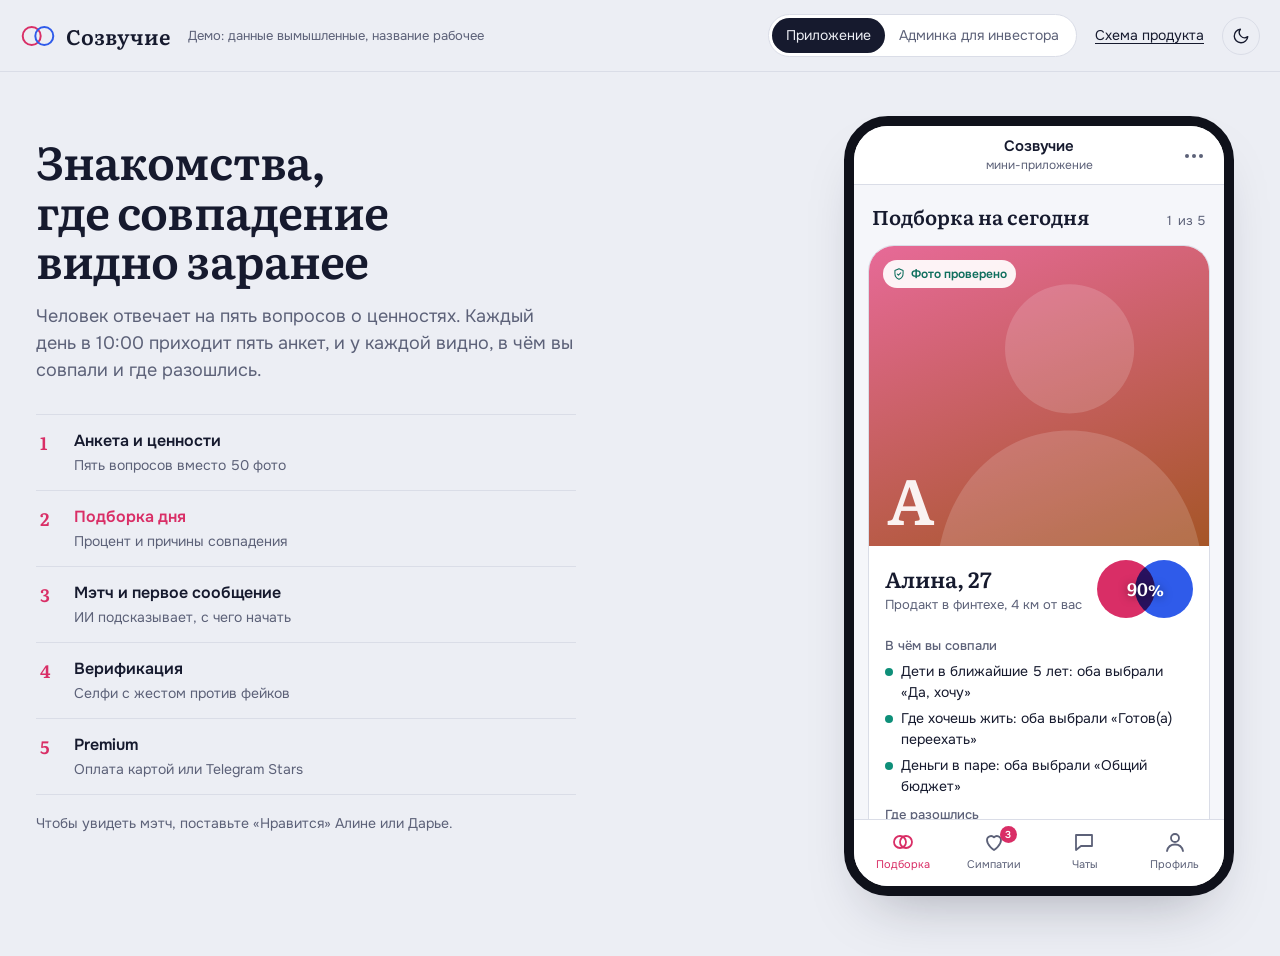
<file: sozvuchie/index.html>
<!doctype html>
<html lang="ru">
<head>
<meta charset="utf-8">
<meta name="viewport" content="width=device-width,initial-scale=1,viewport-fit=cover">
<meta name="robots" content="noindex">
<title>Созвучие — демо мини-приложения знакомств</title>
<meta name="description" content="Кликабельное демо Telegram Mini App для знакомств по совместимости ценностей. Вымышленные данные.">
<meta property="og:title" content="Созвучие — демо">
<link rel="stylesheet" href="fonts.css">
<link rel="stylesheet" href="styles.css">
</head>
<body>
<header class="top">
  <a class="brand" href="#" data-go="feed" aria-label="Созвучие">
    <svg class="lens-ico" viewBox="0 0 40 24" aria-hidden="true"><circle cx="13" cy="12" r="10"/><circle cx="27" cy="12" r="10"/></svg>
    <span>Созвучие</span>
  </a>
  <span class="note">Демо: данные вымышленные, название рабочее</span>
  <nav class="modes" role="tablist" aria-label="Режим">
    <button role="tab" class="on" data-mode="app" aria-selected="true">Приложение</button>
    <button role="tab" data-mode="admin" aria-selected="false">Админка для инвестора</button>
  </nav>
  <a class="link" href="story.html">Схема продукта</a>
  <button class="theme" id="theme" aria-label="Сменить тему">
    <svg viewBox="0 0 24 24" aria-hidden="true"><path d="M21 12.8A9 9 0 1 1 11.2 3a7 7 0 0 0 9.8 9.8z"/></svg>
  </button>
</header>

<main id="mode-app" class="stage">
  <aside class="guide">
    <h1>Знакомства, где совпадение видно заранее</h1>
    <p class="lead">Человек отвечает на пять вопросов о ценностях. Каждый день в 10:00 приходит пять анкет, и у каждой видно, в чём вы совпали и где разошлись.</p>
    <ol class="tour">
      <li><button data-go="onb1"><b>Анкета и ценности</b><span>Пять вопросов вместо 50 фото</span></button></li>
      <li><button data-go="feed"><b>Подборка дня</b><span>Процент и причины совпадения</span></button></li>
      <li><button data-go="chats"><b>Мэтч и первое сообщение</b><span>ИИ подсказывает, с чего начать</span></button></li>
      <li><button data-go="verify"><b>Верификация</b><span>Селфи с жестом против фейков</span></button></li>
      <li><button data-go="paywall"><b>Premium</b><span>Оплата картой или Telegram Stars</span></button></li>
    </ol>
    <p class="fine">Чтобы увидеть мэтч, поставьте «Нравится» Алине или Дарье.</p>
  </aside>

  <div class="phone-wrap">
    <div class="phone" id="phone">
      <div class="tg-bar">
        <button class="tg-back" id="back" aria-label="Назад"><svg viewBox="0 0 24 24"><path d="M15 5l-7 7 7 7"/></svg></button>
        <div class="tg-title"><b>Созвучие</b><span>мини-приложение</span></div>
        <span class="tg-dots" aria-hidden="true"><i></i><i></i><i></i></span>
      </div>
      <div class="screen" id="screen" tabindex="-1"></div>
      <nav class="tabs" id="tabs" aria-label="Разделы">
        <button data-go="feed" class="on"><svg viewBox="0 0 24 24"><circle cx="9" cy="12" r="6"/><circle cx="15" cy="12" r="6"/></svg><span>Подборка</span></button>
        <button data-go="likes"><svg viewBox="0 0 24 24"><path d="M12 20s-7-4.4-7-10a4 4 0 0 1 7-2.6A4 4 0 0 1 19 10c0 5.6-7 10-7 10z"/></svg><span>Симпатии</span><em id="likes-badge">3</em></button>
        <button data-go="chats"><svg viewBox="0 0 24 24"><path d="M4 5h16v11H9l-5 4z"/></svg><span>Чаты</span><em id="chat-badge" hidden>1</em></button>
        <button data-go="profile"><svg viewBox="0 0 24 24"><circle cx="12" cy="8" r="4"/><path d="M4 21c1-4.4 4.2-6.5 8-6.5s7 2.1 8 6.5"/></svg><span>Профиль</span></button>
      </nav>
      <div class="sheet-back" id="sheet-back" hidden></div>
      <div class="sheet" id="sheet" hidden></div>
      <div class="match" id="match" hidden></div>
      <div class="toast" id="toast" role="status" aria-live="polite"></div>
    </div>
  </div>
</main>

<main id="mode-admin" class="admin" hidden></main>

<script src="data.js"></script>
<script src="app.js"></script>
</body>
</html>
</file>
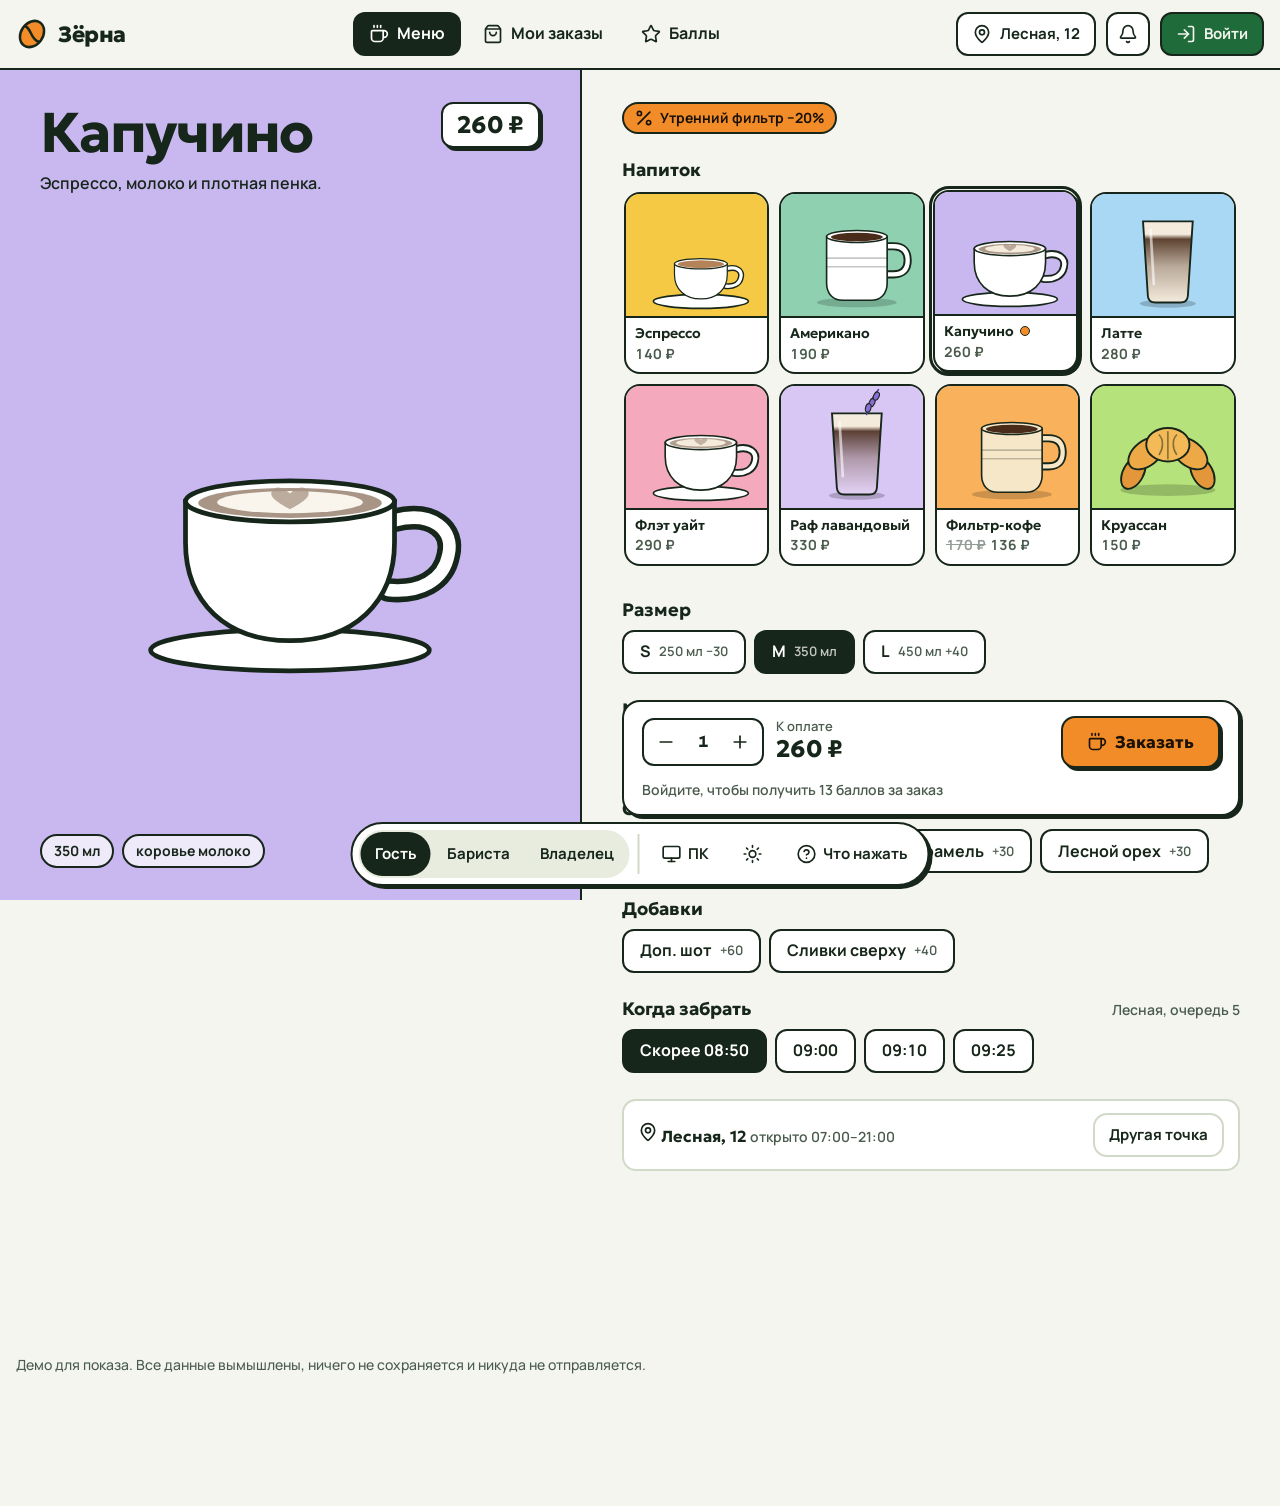
<file: zerna-order/index.html>
<!doctype html>
<html lang="ru">
<head>
<meta charset="utf-8">
<meta name="viewport" content="width=device-width,initial-scale=1">
<meta name="robots" content="noindex">
<title>Зёрна: заказ кофе заранее (демо)</title>
<link rel="preconnect" href="https://fonts.googleapis.com"><link rel="preconnect" href="https://fonts.gstatic.com" crossorigin><link rel="stylesheet" href="https://fonts.googleapis.com/css2?family=Geologica:wght@500;600;700;800&family=Manrope:wght@500;600;700;800&display=swap">
<style>

/* Каркас: конфигуратор-разворот. Лес и цитрус. Толстые контуры, жёсткая тень. */
:root{
  --bg:#F3F5EE;--panel:#FFFFFF;--soft:#E7ECDF;--ink:#17261A;--ink2:#4B5C4F;--line:#D1D9C8;--edge:#17261A;
  --brand:#1F6B3A;--brandInk:#F3F5EE;--act:#F28C28;--actInk:#1A1208;--sel:#17261A;--selInk:#FFFFFF;
  --good:#1D7A43;--bad:#B93526;--warn:#9A5A00;--hl:#FFE2A8;--sh:3px 3px 0 var(--edge);
  --fd:'Geologica','Segoe UI',system-ui,sans-serif;--fb:'Manrope','Segoe UI',system-ui,sans-serif;
  color-scheme:light;
}
@media (prefers-color-scheme:dark){:root:not([data-theme="light"]){
  --bg:#0D1610;--panel:#16231A;--soft:#1E2F23;--ink:#E9F1E4;--ink2:#A3B6A6;--line:#2B3E2F;--edge:#6F8F76;
  --brand:#2E8A52;--brandInk:#F3F8F0;--act:#F59A3B;--actInk:#1A1208;--sel:#E9F1E4;--selInk:#0D1610;
  --good:#5CC58A;--bad:#F37262;--warn:#E8A94A;--hl:#4B3B1A;--sh:3px 3px 0 #000;color-scheme:dark}}
:root[data-theme="dark"]{
  --bg:#0D1610;--panel:#16231A;--soft:#1E2F23;--ink:#E9F1E4;--ink2:#A3B6A6;--line:#2B3E2F;--edge:#6F8F76;
  --brand:#2E8A52;--brandInk:#F3F8F0;--act:#F59A3B;--actInk:#1A1208;--sel:#E9F1E4;--selInk:#0D1610;
  --good:#5CC58A;--bad:#F37262;--warn:#E8A94A;--hl:#4B3B1A;--sh:3px 3px 0 #000;color-scheme:dark}
*{box-sizing:border-box}
html{-webkit-text-size-adjust:100%}
body{margin:0;background:var(--bg);color:var(--ink);font:500 16px/1.45 var(--fb);overflow-x:hidden}
button,input,select,textarea{font:inherit;color:inherit}
button{cursor:pointer;background:none;border:0;padding:0;text-align:inherit}
:focus-visible{outline:3px solid var(--act);outline-offset:2px}
h1,h2,h3{font-family:var(--fd);margin:0;font-weight:700;line-height:1.1;text-wrap:balance}
.ic{width:20px;height:20px;flex:none;fill:none;stroke:currentColor;stroke-width:2;stroke-linecap:round;stroke-linejoin:round}
.sr{position:absolute;width:1px;height:1px;overflow:hidden;clip:rect(0 0 0 0)}
.num{font-variant-numeric:tabular-nums}

/* stage: ПК или рамка телефона */
#stage{position:relative;min-height:100vh}
#frame{container:app/inline-size;background:var(--bg);min-height:100vh;padding-bottom:96px}
@media (min-width:521px){
  #stage.phone{width:390px;height:800px;margin:16px auto 0;border:3px solid var(--edge);border-radius:36px;overflow:hidden;transform:translateZ(0);box-shadow:8px 8px 0 var(--edge);min-height:0}
  #stage.phone #frame{height:100%;min-height:0;overflow-y:auto;padding-bottom:0;scrollbar-width:none}
  body.phonemode{background:var(--soft)}
}
@media (max-width:520px){#frame{padding-bottom:0}.pc-only{display:none!important}}

/* кнопки */
.btn{display:inline-flex;align-items:center;justify-content:center;gap:8px;min-height:44px;padding:0 18px;border:2px solid var(--edge);border-radius:14px;background:var(--panel);font-weight:700;box-shadow:var(--sh);transition:transform .12s,box-shadow .12s}
.btn:hover{transform:translate(-1px,-1px);box-shadow:4px 4px 0 var(--edge)}
.btn:active{transform:translate(2px,2px);box-shadow:1px 1px 0 var(--edge)}
.btn.cta{background:var(--act);color:var(--actInk);min-height:52px;padding:0 24px;font-family:var(--fd);font-size:17px}
.btn.sm{min-height:44px;padding:0 14px;font-size:15px}
.btn.ghost{box-shadow:none;border-color:var(--line)}
.btn[disabled]{opacity:.45;pointer-events:none}
.ibtn{width:44px;height:44px;display:grid;place-items:center;border:2px solid var(--edge);border-radius:12px;background:var(--panel);position:relative}
.dot{position:absolute;top:-7px;right:-7px;min-width:20px;height:20px;border-radius:10px;background:var(--act);color:var(--actInk);font:800 12px/20px var(--fb);text-align:center;border:2px solid var(--edge);padding:0 4px}

/* шапка */
.top{display:flex;align-items:center;gap:12px;padding:12px max(16px,env(safe-area-inset-left,0px));background:var(--bg);border-bottom:2px solid var(--edge);position:sticky;top:0;z-index:5}
.logo{display:flex;align-items:center;gap:10px;font:800 22px var(--fd);letter-spacing:-.02em;margin-right:auto;min-height:44px;color:var(--ink)}
.logo svg{width:32px;height:32px}
.tabs{display:flex;gap:6px;margin:0 auto 0 8px}
.tab{min-height:44px;padding:0 16px;border-radius:12px;font-weight:700;display:flex;align-items:center;gap:8px;position:relative}
.tab[aria-current="page"]{background:var(--sel);color:var(--selInk)}
.tab .dot{top:2px;right:0}
.ptbtn{display:flex;align-items:center;gap:8px;min-height:44px;padding:0 14px;border:2px solid var(--edge);border-radius:12px;background:var(--panel);font-weight:700;font-size:15px;max-width:100%}
.ptbtn span{white-space:nowrap;overflow:hidden;text-overflow:ellipsis;min-width:0}
.hdr-r{min-width:0}
.who{display:flex;align-items:center;gap:8px;min-height:44px;padding:0 14px;border-radius:12px;background:var(--brand);color:var(--brandInk);font-weight:700;font-size:15px;border:2px solid var(--edge)}
.hdr-r{display:flex;align-items:center;gap:10px}
@container app (max-width:879px){.tabs{display:none}.ptbtn{padding:0 10px;font-size:14px;max-width:none;min-width:0}.hdr-r{flex:1;justify-content:flex-end}.logo{margin-right:0}.logo span.t{display:none}.who span{display:none}.who{padding:0 12px}}
@container app (max-width:420px){.logo{font-size:20px}}
.bnav{display:none}
@container app (max-width:879px){
  .bnav{display:grid;grid-template-columns:repeat(3,1fr);position:sticky;bottom:0;z-index:6;background:var(--bg);border-top:2px solid var(--edge);padding:6px 8px calc(6px + env(safe-area-inset-bottom,0px))}
  .bnav button{min-height:52px;display:flex;flex-direction:column;align-items:center;justify-content:center;gap:2px;font-size:13px;font-weight:700;border-radius:12px;position:relative;color:var(--ink2)}
  .bnav button[aria-current="page"]{background:var(--sel);color:var(--selInk)}
  .bnav .dot{top:2px;right:calc(50% - 26px)}
}

/* гость: разворот */
.promo{display:flex;gap:8px;align-items:center;flex-wrap:wrap;font-size:15px;font-weight:700}
.promo .tag{display:inline-flex;align-items:center;gap:6px;padding:4px 10px;border:2px solid var(--edge);border-radius:999px;background:var(--act);color:var(--actInk);font-size:14px}
.spread{display:grid;grid-template-columns:minmax(0,1fr);}
@container app (min-width:880px){.spread{grid-template-columns:minmax(0,5fr) minmax(0,6fr);min-height:calc(100vh - 140px)}}
.stage{background:var(--sb,#F6C945);color:#17261A;border-bottom:2px solid var(--edge);padding:20px max(16px,env(safe-area-inset-left,0px));display:flex;flex-direction:column;gap:8px;position:relative;overflow:hidden}
@container app (min-width:880px){.stage{border-bottom:0;border-right:2px solid var(--edge);padding:32px 40px;position:sticky;top:70px;height:calc(100vh - 70px);align-self:start}}
.stage h1{font-size:clamp(34px,9cqw,44px);letter-spacing:-.03em}
@container app (min-width:880px){.stage h1{font-size:56px}}
.stage p{margin:0;max-width:34ch;font-weight:600}
.cupbox{display:grid;place-items:center;padding:4px 0;flex:1;min-height:0}
.cupbox .art{width:min(100%,200px);height:auto;max-height:200px}
@container app (min-width:880px){.cupbox .art{width:min(100%,380px);max-height:none}}
.cupbox.pop .art{animation:pop .32s ease-out}
.facts{display:flex;flex-wrap:wrap;gap:8px}
.facts span{padding:5px 12px;border:2px solid #17261A;border-radius:999px;background:rgba(255,255,255,.7);font-weight:700;font-size:14px}
.stage .pr{position:absolute;top:18px;right:max(16px,env(safe-area-inset-right,0px));padding:6px 14px;border:2px solid #17261A;border-radius:12px;background:#fff;font:800 20px var(--fd);box-shadow:3px 3px 0 #17261A}
.stage .pr s{font:600 14px var(--fb);opacity:.6;margin-right:6px}
@container app (min-width:880px){.stage .pr{top:32px;right:40px;font-size:24px}}
.params{padding:20px max(16px,env(safe-area-inset-right,0px)) 0;display:flex;flex-direction:column;gap:22px;min-width:0}
@container app (min-width:880px){.params{padding:32px 40px 0;gap:26px}}
.sec h2{font-size:18px;margin-bottom:10px;display:flex;justify-content:space-between;align-items:baseline;gap:8px}
.sec h2 small{font:600 14px var(--fb);color:var(--ink2)}
.tiles{display:grid;grid-auto-flow:column;grid-auto-columns:116px;gap:10px;overflow-x:auto;padding:2px 4px 8px 2px;scroll-snap-type:x proximity}
@container app (min-width:880px){.tiles{grid-auto-flow:row;grid-template-columns:repeat(4,minmax(0,1fr));grid-auto-columns:auto;overflow:visible}}
.tile{scroll-snap-align:start;border:2px solid var(--edge);border-radius:16px;background:var(--panel);overflow:hidden;display:flex;flex-direction:column;position:relative;transition:transform .15s}
.tile:hover{transform:translateY(-3px)}
.tile .im{background:var(--tb);aspect-ratio:1/0.82;display:grid;place-items:center;border-bottom:2px solid var(--edge)}
.tile .im .art{width:86%;height:auto}
.tile b{display:block;padding:7px 9px 0;font-size:14px;line-height:1.2;font-family:var(--fd);font-weight:600}
.tile span{display:block;padding:2px 9px 8px;font-size:14px;font-weight:700;color:var(--ink2)}
.tile span s{opacity:.6;margin-right:4px}
.tile[aria-pressed="true"]{box-shadow:var(--sh);transform:translate(-2px,-2px);outline:3px solid var(--sel);outline-offset:1px}
.tile[aria-pressed="true"] b::after{content:"";display:inline-block;width:8px;height:8px;border-radius:50%;background:var(--act);margin-left:6px;border:1.5px solid var(--edge)}
.tile[disabled]{opacity:.55;cursor:not-allowed}
.tile .out{position:absolute;top:6px;left:6px;background:var(--bad);color:#fff;font-size:12px;font-weight:800;padding:2px 8px;border-radius:8px;border:2px solid var(--edge)}
.seg{display:flex;flex-wrap:wrap;gap:8px}
.opt{min-height:44px;padding:0 16px;border:2px solid var(--edge);border-radius:12px;background:var(--panel);font-weight:700;display:inline-flex;align-items:center;gap:8px;transition:transform .12s}
.opt small{font-weight:600;color:var(--ink2);font-size:13px}
.opt:active{transform:scale(.96)}
.opt[aria-pressed="true"]{background:var(--sel);color:var(--selInk)}
.opt[aria-pressed="true"] small{color:inherit;opacity:.75}
.opt:hover{background:var(--soft)}
.opt[aria-pressed="true"]:hover{background:var(--sel)}
.place{display:flex;gap:10px;align-items:center;justify-content:space-between;padding:12px 14px;border:2px solid var(--line);border-radius:14px;background:var(--panel);font-weight:600;flex-wrap:wrap}
.place b{font-family:var(--fd)}
.bar{position:sticky;bottom:0;z-index:4;margin:6px calc(-1 * max(16px,env(safe-area-inset-right,0px))) 0;padding:12px max(16px,env(safe-area-inset-right,0px)) 14px;background:var(--bg);border-top:2px solid var(--edge);display:flex;align-items:center;gap:12px;flex-wrap:wrap}
@container app (min-width:880px){.bar{bottom:84px;margin:0;padding:14px 18px;border:2px solid var(--edge);border-radius:18px;background:var(--panel);box-shadow:var(--sh)}}
@container app (max-width:879px){.bar{bottom:68px;flex-wrap:nowrap;gap:10px;padding-top:10px;padding-bottom:10px}.bar .hint{display:none}.bar .btn.cta{padding:0 16px;font-size:16px}.bar .btn.cta .ic{display:none}.sum b{font-size:22px}}
@media (max-width:520px){.bar{bottom:68px}}
.qty{display:flex;align-items:center;border:2px solid var(--edge);border-radius:12px;overflow:hidden;background:var(--panel)}
.qty button{width:44px;height:44px;display:grid;place-items:center}
.qty button:hover{background:var(--soft)}
.qty b{min-width:30px;text-align:center;font-family:var(--fd)}
.sum{display:flex;flex-direction:column;line-height:1.15;margin-right:auto}
.sum small{color:var(--ink2);font-size:13px;font-weight:600}
.sum b{font:800 24px var(--fd)}
.hint{font-size:14px;color:var(--ink2);font-weight:600;flex-basis:100%;margin:0}
.foot{padding:28px max(16px,env(safe-area-inset-left,0px)) 20px;color:var(--ink2);font-size:14px}

/* листы */
#layer{position:fixed;inset:0;z-index:50;pointer-events:none}
#layer .scrim{position:absolute;inset:0;background:rgba(10,20,12,.5);opacity:0;animation:fin .2s forwards;pointer-events:auto}
.sheet{position:absolute;pointer-events:auto;background:var(--panel);border:2px solid var(--edge);display:flex;flex-direction:column;max-height:92%;box-shadow:var(--sh);
  left:50%;top:50%;width:min(540px,calc(100% - 32px));transform:translate(-50%,-50%);border-radius:22px;animation:sin .28s ease-out}
@media (max-width:520px){.sheet{left:0;right:0;bottom:0;top:auto;width:auto;transform:none;border-radius:22px 22px 0 0;border-bottom:0;animation:sup .28s ease-out;max-height:88%}}
#stage.phone .sheet{left:0;right:0;bottom:0;top:auto;width:auto;transform:none;border-radius:22px 22px 0 0;border-bottom:0;animation:sup .28s ease-out;max-height:88%}
#layer.inphone{position:absolute;border-radius:33px;overflow:hidden}
.sh-h{display:flex;align-items:center;justify-content:space-between;gap:12px;padding:16px 20px 8px}
.sh-h h2{font-size:22px}
.sh-b{padding:8px 20px 20px;overflow-y:auto;display:flex;flex-direction:column;gap:14px;min-height:0}
.sh-f{padding:14px 20px calc(16px + env(safe-area-inset-bottom,0px));border-top:2px solid var(--line);display:flex;gap:10px;flex-wrap:wrap}
.sh-f .btn{flex:1 1 140px;padding:0 12px}.sh-f .btn.cta{flex:2 1 170px}
.ticket{border:2px dashed var(--edge);border-radius:14px;padding:14px;display:flex;flex-direction:column;gap:6px;background:var(--bg)}
.ticket .row{display:flex;justify-content:space-between;gap:12px;font-weight:600}
.ticket .row.tot{font:800 20px var(--fd);border-top:2px solid var(--edge);padding-top:8px;margin-top:4px}
.ticket small{color:var(--ink2);font-weight:600}
.fld{display:flex;flex-direction:column;gap:6px}
.fld label{font-weight:700;font-size:15px}
.fld input,.fld select,.fld textarea{min-height:48px;padding:0 14px;border:2px solid var(--edge);border-radius:12px;background:var(--panel);width:100%}
.fld textarea{padding:10px 14px;min-height:64px;resize:none}
.fld [aria-invalid="true"]{border-color:var(--bad);background:color-mix(in srgb,var(--bad) 8%,var(--panel))}
.err{color:var(--bad);font-weight:700;font-size:14px;display:flex;gap:6px;align-items:center}
.chk{display:flex;gap:12px;align-items:center;padding:12px 14px;border:2px solid var(--line);border-radius:14px;min-height:48px;width:100%;text-align:left;font-weight:600}
.chk .bx{width:24px;height:24px;border:2px solid var(--edge);border-radius:7px;display:grid;place-items:center;flex:none;background:var(--panel)}
.chk[aria-pressed="true"]{border-color:var(--edge);background:var(--soft)}
.chk[aria-pressed="true"] .bx{background:var(--sel);color:var(--selInk)}
.chk .bx .ic{width:16px;height:16px;opacity:0}
.chk[aria-pressed="true"] .bx .ic{opacity:1}
.steps{display:flex;gap:6px}
.steps i{flex:1;height:6px;border-radius:3px;background:var(--line)}
.steps i.on{background:var(--brand)}
.ok-big{display:flex;flex-direction:column;align-items:center;gap:8px;text-align:center;padding:6px 0}
.ok-big .no{font:800 44px var(--fd);letter-spacing:-.03em}
.ok-big .badge{width:56px;height:56px;border-radius:50%;background:var(--brand);color:var(--brandInk);display:grid;place-items:center;border:2px solid var(--edge);animation:pop .4s ease-out}
.qr{width:132px;height:132px;border:2px solid var(--edge);border-radius:10px;padding:8px;background:#fff}
.chip{display:inline-flex;align-items:center;gap:6px;padding:3px 10px;border:2px solid var(--edge);border-radius:999px;font-weight:800;font-size:13px;background:var(--panel);white-space:nowrap}
.chip.s-new{background:var(--hl)}
.chip.s-making{background:var(--act);color:var(--actInk)}
.chip.s-ready{background:var(--brand);color:var(--brandInk)}
.chip.s-done{background:var(--soft);color:var(--ink2)}
.plist{display:flex;flex-direction:column;gap:10px;margin:0;padding:0;list-style:none}
.plist button{width:100%;display:flex;justify-content:space-between;align-items:center;gap:12px;padding:12px 14px;border:2px solid var(--line);border-radius:14px;min-height:56px}
.plist button[aria-pressed="true"]{border-color:var(--edge);background:var(--soft)}
.plist small{color:var(--ink2);font-weight:600;display:block}

/* заказы и баллы */
.page{padding:20px max(16px,env(safe-area-inset-left,0px)) 16px;max-width:1040px;margin:0 auto;display:flex;flex-direction:column;gap:18px}
.page h1{font-size:30px}
.ocard{border:2px solid var(--edge);border-radius:18px;background:var(--panel);padding:16px;display:grid;gap:12px;box-shadow:var(--sh);position:relative}
.ocard .hd{display:flex;justify-content:space-between;gap:10px;align-items:flex-start;flex-wrap:wrap}
.ocard h3{font-size:19px}
.ocard .muted,.muted{color:var(--ink2);font-weight:600;font-size:14px}
.stepper{display:grid;grid-template-columns:repeat(4,1fr);gap:6px}
.stepper div{display:flex;flex-direction:column;gap:6px;font-size:13px;font-weight:700;color:var(--ink2)}
.stepper div::before{content:"";height:8px;border-radius:4px;background:var(--line);border:2px solid var(--line)}
.stepper div.on{color:var(--ink)}
.stepper div.on::before{background:var(--brand);border-color:var(--edge)}
.stepper div.cur::before{background:var(--act)}
.page>*{flex-shrink:0}.olist .r{flex:none}.olist .r>span:first-child{flex:1 1 200px;min-width:0}.olist{display:flex;flex-direction:column;gap:0;border:2px solid var(--line);border-radius:16px;overflow:hidden;background:var(--panel)}
.olist .r{display:flex;justify-content:space-between;gap:10px;padding:12px 14px;border-bottom:1px solid var(--line);align-items:center;flex-wrap:wrap}
.olist .r:last-child{border:0}
.lvl{border:2px solid var(--edge);border-radius:20px;background:var(--brand);color:var(--brandInk);padding:20px;display:grid;gap:12px;box-shadow:var(--sh)}
.lvl .big{font:800 54px var(--fd);letter-spacing:-.03em;line-height:1}
.lvl .bar2{height:12px;border-radius:6px;background:rgba(255,255,255,.25);overflow:hidden;border:2px solid var(--brandInk)}
.lvl .bar2 i{display:block;height:100%;background:var(--act);transform-origin:left;animation:grow .8s ease-out}
.stamps{display:flex;gap:8px;flex-wrap:wrap}
.stamp{width:44px;height:44px;border-radius:50%;border:2px solid var(--edge);display:grid;place-items:center;background:var(--panel);color:var(--ink2)}
.stamp.on{background:var(--act);color:var(--actInk)}
.stamp.gift{border-style:dashed}
.grid2{display:grid;gap:18px;grid-template-columns:minmax(0,1fr)}
@container app (min-width:760px){.grid2{grid-template-columns:minmax(0,1fr) minmax(0,1fr)}}

/* бариста */
.bhead h1{margin-bottom:6px}.bhead{display:flex;gap:12px;align-items:center;flex-wrap:wrap;justify-content:space-between}
.board{display:grid;gap:14px;grid-template-columns:minmax(0,1fr)}
@container app (min-width:900px){.board{grid-template-columns:repeat(3,minmax(0,1fr));align-items:start}}
.bcol{border:2px solid var(--edge);border-radius:18px;background:var(--soft);padding:12px;display:flex;flex-direction:column;gap:12px;min-height:120px}
.bcol>h2{font-size:18px;display:flex;justify-content:space-between;align-items:center}
.bcol>h2 .chip{background:var(--panel)}
@container app (max-width:899px){.bcol[data-on="0"]{display:none}}
.btabs{display:none}
@container app (max-width:899px){.btabs{display:flex;gap:8px;flex-wrap:wrap}}
.bcard{border:2px solid var(--edge);border-radius:14px;background:var(--panel);padding:14px;display:grid;gap:8px;position:relative;overflow:hidden}
.bcard h3{font-size:20px;display:flex;justify-content:space-between;gap:8px}
.bcard .big-no{font:800 22px var(--fd)}
.bcard .note{padding:6px 10px;border-radius:10px;background:var(--hl);font-weight:700;font-size:14px;overflow-wrap:anywhere}
.bcard .btn{width:100%;min-height:52px}
.fresh::after,.new-row::after{content:"";position:absolute;inset:0;background:var(--hl);opacity:0;pointer-events:none;animation:flash 2s ease-out;border-radius:inherit}
.empty{color:var(--ink2);font-weight:600;padding:18px 6px;text-align:center}

/* владелец */
.otabs{display:flex;gap:4px;overflow-x:auto;padding:0 max(16px,env(safe-area-inset-left,0px));border-bottom:2px solid var(--edge);background:var(--bg);position:sticky;top:70px;z-index:4;scrollbar-width:none}
.otabs::-webkit-scrollbar{display:none}
.otab{min-height:48px;padding:0 16px;font-weight:700;white-space:nowrap;display:flex;align-items:center;border-bottom:5px solid transparent;margin-bottom:-2px;color:var(--ink2)}
.otab[aria-current="page"]{border-bottom-color:var(--act);color:var(--ink)}
.otab:hover{color:var(--ink)}
.owrap{padding:20px max(16px,env(safe-area-inset-left,0px)) 16px;display:flex;flex-direction:column;gap:18px;max-width:1240px;margin:0 auto;animation:fin .25s}
.otools{display:flex;gap:8px;flex-wrap:wrap;align-items:center}
.otools .clock{margin-left:auto;font-weight:700;color:var(--ink2);font-size:14px}
.kgrid{display:grid;gap:14px;grid-template-columns:minmax(0,1fr)}
@container app (min-width:700px){.kgrid{grid-template-columns:minmax(0,1.5fr) minmax(0,1fr) minmax(0,1fr)}}
.k{border:2px solid var(--edge);border-radius:18px;padding:16px;background:var(--panel);display:flex;flex-direction:column;gap:4px;min-width:0}
.k.main{background:var(--brand);color:var(--brandInk);box-shadow:var(--sh)}
.k .l{font-weight:700;font-size:15px;opacity:.85}
.k .v{font:800 34px var(--fd);letter-spacing:-.02em;line-height:1.1}
.k.main .v{font-size:44px}
.k .d{font-weight:700;font-size:14px;display:flex;align-items:center;gap:6px}
.k .d.up{color:var(--good)}.k .d.dn{color:var(--bad)}
.k.main .d{color:var(--brandInk)}
.goal{margin-top:8px;display:grid;gap:6px;font-size:14px;font-weight:700}
.goal .tr{height:12px;border-radius:6px;border:2px solid var(--brandInk);background:rgba(255,255,255,.2);position:relative;overflow:hidden}
.goal .tr i{position:absolute;inset:0 auto 0 0;background:var(--act);transform-origin:left;animation:grow .8s ease-out}
.two{align-items:start;display:grid;gap:14px;grid-template-columns:minmax(0,1fr)}
@container app (min-width:900px){.two{grid-template-columns:minmax(0,1.7fr) minmax(0,1fr)}.two.even{grid-template-columns:minmax(0,1fr) minmax(0,1fr)}}
.panel{border:2px solid var(--edge);border-radius:18px;background:var(--panel);padding:16px;display:flex;flex-direction:column;gap:12px;min-width:0}
.panel h2{font-size:19px;display:flex;justify-content:space-between;gap:8px;align-items:baseline;flex-wrap:wrap}
.panel h2 small{font:600 14px var(--fb);color:var(--ink2)}
.legend{display:flex;gap:14px;flex-wrap:wrap;font-size:14px;font-weight:700;color:var(--ink2)}
.legend i{display:inline-block;width:14px;height:14px;border:2px solid var(--edge);border-radius:4px;margin-right:6px;vertical-align:-2px}
.hours{display:flex;align-items:flex-end;gap:3px;height:190px;border-bottom:2px solid var(--edge);position:relative}
.hc{flex:1;min-width:0;height:100%;position:relative}
.hc .y{position:absolute;bottom:0;left:6%;right:6%;border:2px dashed var(--ink2);border-bottom:0;border-radius:5px 5px 0 0;opacity:.7}
.hc .t{position:absolute;bottom:0;left:16%;right:16%;display:flex;flex-direction:column;justify-content:flex-end;transform-origin:bottom;animation:rise .7s ease-out both;border:2px solid var(--edge);border-bottom:0;border-radius:5px 5px 0 0;overflow:hidden;background:var(--brand)}
.hc .t i{display:block;background:var(--act)}
.hx{display:flex;gap:3px;font-size:12px;font-weight:700;color:var(--ink2)}
.hx span{flex:1;text-align:center;min-width:0}
.now{position:absolute;top:0;bottom:0;border-left:2px solid var(--bad);pointer-events:none}
.now em{position:absolute;top:-2px;left:4px;font:700 12px var(--fb);color:var(--bad);font-style:normal;white-space:nowrap;background:var(--panel);padding:0 3px}
.attn{display:flex;flex-direction:column;gap:10px;margin:0;padding:0;list-style:none}
.attn li{border:2px solid var(--edge);border-radius:14px;padding:12px;display:grid;gap:8px;background:var(--bg)}
.attn li b{display:flex;gap:8px;align-items:flex-start;line-height:1.3}
.attn li b .ic{color:var(--warn);margin-top:1px}
.hbar{display:grid;gap:10px}
.hb{display:grid;grid-template-columns:minmax(80px,1.1fr) minmax(0,2.2fr) auto;gap:10px;align-items:center;font-weight:700;font-size:15px}
.hb .tr{height:16px;border:2px solid var(--edge);border-radius:8px;background:var(--bg);overflow:hidden}
.hb .tr i{display:block;height:100%;background:var(--brand);transform-origin:left;animation:grow .7s ease-out both}
.hb.top1 .tr i{background:var(--act)}
.hb .val{text-align:right;white-space:nowrap}
.hb .val small{display:block;font-size:12px;font-weight:700}
.up{color:var(--good)}.dn{color:var(--bad)}
.tbl{width:100%;border-collapse:collapse;font-size:15px}
.tbl th{text-align:left;font-weight:700;color:var(--ink2);padding:8px 10px;border-bottom:2px solid var(--edge);font-size:14px}
.tbl td{padding:10px;border-bottom:1px solid var(--line);vertical-align:middle}
.tbl tr:hover td{background:var(--soft)}
.tbl .r{text-align:right}.tbl td:first-child{white-space:nowrap}@container app (max-width:700px){.hn{display:none}}
.scroll-x{overflow-x:auto}
.feed{display:flex;flex-direction:column;margin:0;padding:0;list-style:none}
.feed li{display:flex;gap:10px;justify-content:space-between;align-items:center;padding:10px 6px;border-bottom:1px solid var(--line);position:relative;flex-wrap:wrap}
.feed li:last-child{border:0}
.feed .tm{color:var(--ink2);font-weight:700;font-size:14px}
.promo-row{display:grid;gap:10px;padding:14px;border:2px solid var(--edge);border-radius:16px;background:var(--panel)}
.promo-row .hd{display:flex;justify-content:space-between;gap:10px;align-items:flex-start;flex-wrap:wrap}
.promo-row .acts{display:flex;gap:8px;flex-wrap:wrap;align-items:center}
.sw{width:56px;height:32px;border:2px solid var(--edge);border-radius:16px;background:var(--soft);position:relative;flex:none;transition:background .2s}
.sw::after{content:"";position:absolute;top:3px;left:3px;width:22px;height:22px;border-radius:50%;background:var(--edge);transition:transform .2s}
.sw[aria-checked="true"]{background:var(--brand)}
.sw[aria-checked="true"]::after{transform:translateX(24px);background:#fff}
.swrow{display:flex;align-items:center;gap:10px;min-height:44px;font-weight:700}
.stats3{display:flex;gap:16px;flex-wrap:wrap;font-size:14px;color:var(--ink2);font-weight:700}
.stats3 b{color:var(--ink);font-family:var(--fd)}
.formgrid{display:grid;gap:12px;grid-template-columns:minmax(0,1fr)}
@container app (min-width:700px){.formgrid{grid-template-columns:repeat(2,minmax(0,1fr))}.formgrid .full{grid-column:1/-1}}
.prow{display:grid;grid-template-columns:56px minmax(0,1fr) 120px auto;gap:12px;align-items:center;padding:10px 0;border-bottom:1px solid var(--line)}
.prow .im{width:56px;height:46px;border-radius:10px;border:2px solid var(--edge);background:var(--tb);display:grid;place-items:center;overflow:hidden}
.prow .im .art{width:90%}
.prow .err{grid-column:2/-1}
.prow input{min-height:44px;width:100%;padding:0 10px;border:2px solid var(--edge);border-radius:10px;background:var(--panel);text-align:right;font-weight:700}
.prow input[aria-invalid="true"]{border-color:var(--bad)}
@container app (max-width:560px){.prow{grid-template-columns:48px minmax(0,1fr) 92px}.prow .swrow{grid-column:2/-1}}
.phone-prev{border:2px solid var(--edge);border-radius:18px;padding:12px;background:var(--soft);display:grid;gap:6px;font-size:15px}
.phone-prev b{font-family:var(--fd)}
.phone-prev p{margin:0;overflow-wrap:anywhere}

/* пульт */
.pult{position:fixed;left:50%;bottom:14px;transform:translateX(-50%);z-index:60;display:flex;align-items:center;gap:6px;padding:6px;border:2px solid var(--edge);border-radius:999px;background:var(--panel);box-shadow:var(--sh);max-width:calc(100vw - 24px)}
.pult .m{display:flex;gap:2px;padding:2px;border-radius:999px;background:var(--soft)}
.pult button{min-height:44px;min-width:44px;padding:0 14px;border-radius:999px;font-weight:700;font-size:15px;display:flex;align-items:center;justify-content:center;gap:6px;white-space:nowrap}
.pult .m button[aria-pressed="true"]{background:var(--sel);color:var(--selInk)}
.pult button:hover{background:var(--soft)}
.pult .m button[aria-pressed="true"]:hover{background:var(--sel)}
.pult .sep{width:2px;align-self:stretch;background:var(--line);margin:4px 2px}
.gear{display:none;position:fixed;right:max(12px,env(safe-area-inset-right,0px));bottom:152px;z-index:60;width:48px;height:48px;border-radius:50%;border:2px solid var(--edge);background:var(--panel);box-shadow:var(--sh);place-items:center}
body.m-owner .gear,body.m-barista .gear{bottom:16px}
@media (max-width:520px){
  .gear{display:grid}
  .pult{display:none;left:auto;right:12px;bottom:204px;transform:none;flex-direction:column;align-items:stretch;border-radius:20px}
  body.m-owner .pult,body.m-barista .pult{bottom:72px}
  body.pult-open .pult{display:flex;animation:fin .2s}
  .pult .m{flex-direction:column;border-radius:16px}
  .pult .sep{display:none}
  body.has-sheet .gear,body.has-sheet .pult{display:none}
  .pult .dev{display:none}
}
body.clean .pult,body.clean .gear{display:none!important}
body.clean #frame{padding-bottom:0}
body.clean .bar{bottom:0!important}

.toasts{position:fixed;left:50%;bottom:92px;transform:translateX(-50%);z-index:80;display:flex;flex-direction:column;gap:8px;align-items:center;pointer-events:none;width:min(420px,calc(100vw - 32px))}
.toast{background:var(--ink);color:var(--bg);padding:12px 16px;border-radius:14px;font-weight:700;border:2px solid var(--edge);box-shadow:var(--sh);animation:tin .25s ease-out;display:flex;gap:10px;align-items:center;pointer-events:auto;font-size:15px}
.toast.out{opacity:0;transform:translateY(8px);transition:.25s}
@media (max-width:520px){.toasts{top:calc(env(safe-area-inset-top,0px) + 10px);bottom:auto}}

/* анимации */
@keyframes fin{from{opacity:0}to{opacity:1}}
@keyframes pop{0%{transform:scale(.94) rotate(-1.5deg)}60%{transform:scale(1.03)}100%{transform:none}}
@keyframes sin{from{opacity:0;transform:translate(-50%,-46%)}to{opacity:1;transform:translate(-50%,-50%)}}
@keyframes sup{from{transform:translateY(100%)}to{transform:none}}
@keyframes tin{from{opacity:0;transform:translateY(10px)}to{opacity:1;transform:none}}
@keyframes grow{from{transform:scaleX(0)}to{transform:scaleX(1)}}
@keyframes rise{from{transform:scaleY(0)}to{transform:scaleY(1)}}
@keyframes flash{0%{opacity:.5}100%{opacity:0}}
@keyframes drop{0%{opacity:0;transform:translateY(-34px) rotate(-4deg)}70%{opacity:1;transform:translateY(5px)}100%{opacity:1;transform:none}}
@keyframes steam{0%{opacity:0;transform:translateY(8px)}40%{opacity:1}100%{opacity:0;transform:translateY(-10px)}}
@keyframes slide{from{opacity:0;transform:translateX(-18px)}to{opacity:1;transform:none}}
.enter .cupbox .art{animation:drop .8s cubic-bezier(.2,.8,.3,1) both}
.enter .stage h1{animation:slide .6s ease-out both}
.steamg{animation:steam 1.4s ease-out both}
@media (prefers-reduced-motion:reduce){*,*::before,*::after{animation:none!important;transition:none!important;scroll-behavior:auto!important}}
</style>
</head>
<body class="m-guest">
<svg width="0" height="0" style="position:absolute" aria-hidden="true"><defs><symbol id="i-badge" viewBox="0 0 24 24"><path d="M3.85 8.62a4 4 0 0 1 4.78-4.77 4 4 0 0 1 6.74 0 4 4 0 0 1 4.78 4.78 4 4 0 0 1 0 6.74 4 4 0 0 1-4.77 4.78 4 4 0 0 1-6.75 0 4 4 0 0 1-4.78-4.77 4 4 0 0 1 0-6.76Z" /></symbol><symbol id="i-baseline" viewBox="0 0 24 24"><path d="M4 20h16" /> <path d="m6 16 6-12 6 12" /> <path d="M8 12h8" /></symbol><symbol id="i-bell" viewBox="0 0 24 24"><path d="M10.268 21a2 2 0 0 0 3.464 0" /> <path d="M3.262 15.326A1 1 0 0 0 4 17h16a1 1 0 0 0 .74-1.673C19.41 13.956 18 12.499 18 8A6 6 0 0 0 6 8c0 4.499-1.411 5.956-2.738 7.326" /></symbol><symbol id="i-box" viewBox="0 0 24 24"><path d="M21 8a2 2 0 0 0-1-1.73l-7-4a2 2 0 0 0-2 0l-7 4A2 2 0 0 0 3 8v8a2 2 0 0 0 1 1.73l7 4a2 2 0 0 0 2 0l7-4A2 2 0 0 0 21 16Z" /> <path d="m3.3 7 8.7 5 8.7-5" /> <path d="M12 22V12" /></symbol><symbol id="i-car" viewBox="0 0 24 24"><path d="M19 17h2c.6 0 1-.4 1-1v-3c0-.9-.7-1.7-1.5-1.9C18.7 10.6 16 10 16 10s-1.3-1.4-2.2-2.3c-.5-.4-1.1-.7-1.8-.7H5c-.6 0-1.1.4-1.4.9l-1.4 2.9A3.7 3.7 0 0 0 2 12v4c0 .6.4 1 1 1h2" /> <circle cx="7" cy="17" r="2" /> <path d="M9 17h6" /> <circle cx="17" cy="17" r="2" /></symbol><symbol id="i-check" viewBox="0 0 24 24"><path d="M20 6 9 17l-5-5" /></symbol><symbol id="i-circle" viewBox="0 0 24 24"><circle cx="12" cy="12" r="10" /></symbol><symbol id="i-circle-help" viewBox="0 0 24 24"><circle cx="12" cy="12" r="10" /> <path d="M9.09 9a3 3 0 0 1 5.83 1c0 2-3 3-3 3" /> <path d="M12 17h.01" /></symbol><symbol id="i-clock" viewBox="0 0 24 24"><circle cx="12" cy="12" r="10" /> <path d="M12 6v6l4 2" /></symbol><symbol id="i-coffee" viewBox="0 0 24 24"><path d="M10 2v2" /> <path d="M14 2v2" /> <path d="M16 8a1 1 0 0 1 1 1v8a4 4 0 0 1-4 4H7a4 4 0 0 1-4-4V9a1 1 0 0 1 1-1h14a4 4 0 1 1 0 8h-1" /> <path d="M6 2v2" /></symbol><symbol id="i-container" viewBox="0 0 24 24"><path d="M22 7.7c0-.6-.4-1.2-.8-1.5l-6.3-3.9a1.72 1.72 0 0 0-1.7 0l-10.3 6c-.5.2-.9.8-.9 1.4v6.6c0 .5.4 1.2.8 1.5l6.3 3.9a1.72 1.72 0 0 0 1.7 0l10.3-6c.5-.3.9-1 .9-1.5Z" /> <path d="M10 21.9V14L2.1 9.1" /> <path d="m10 14 11.9-6.9" /> <path d="M14 19.8v-8.1" /> <path d="M18 17.5V9.4" /></symbol><symbol id="i-croissant" viewBox="0 0 24 24"><path d="M10.2 18H4.774a1.5 1.5 0 0 1-1.352-.97 11 11 0 0 1 .132-6.487" /> <path d="M18 10.2V4.774a1.5 1.5 0 0 0-.97-1.352 11 11 0 0 0-6.486.132" /> <path d="M18 5a4 3 0 0 1 4 3 2 2 0 0 1-2 2 10 10 0 0 0-5.139 1.42" /> <path d="M5 18a3 4 0 0 0 3 4 2 2 0 0 0 2-2 10 10 0 0 1 1.42-5.14" /> <path d="M8.709 2.554a10 10 0 0 0-6.155 6.155 1.5 1.5 0 0 0 .676 1.626l9.807 5.42a2 2 0 0 0 2.718-2.718l-5.42-9.807a1.5 1.5 0 0 0-1.626-.676" /></symbol><symbol id="i-disc" viewBox="0 0 24 24"><circle cx="12" cy="12" r="10" /> <circle cx="12" cy="12" r="2" /></symbol><symbol id="i-dot" viewBox="0 0 24 24"><circle cx="12" cy="12" r="1" /></symbol><symbol id="i-ellipse" viewBox="0 0 24 24"><ellipse cx="12" cy="12" rx="10" ry="6" /></symbol><symbol id="i-ellipsis" viewBox="0 0 24 24"><circle cx="12" cy="12" r="1" /> <circle cx="19" cy="12" r="1" /> <circle cx="5" cy="12" r="1" /></symbol><symbol id="i-filter" viewBox="0 0 24 24"><path d="M10 20a1 1 0 0 0 .553.895l2 1A1 1 0 0 0 14 21v-7a2 2 0 0 1 .517-1.341L21.74 4.67A1 1 0 0 0 21 3H3a1 1 0 0 0-.742 1.67l7.225 7.989A2 2 0 0 1 10 14z" /></symbol><symbol id="i-focus" viewBox="0 0 24 24"><circle cx="12" cy="12" r="3" /> <path d="M3 7V5a2 2 0 0 1 2-2h2" /> <path d="M17 3h2a2 2 0 0 1 2 2v2" /> <path d="M21 17v2a2 2 0 0 1-2 2h-2" /> <path d="M7 21H5a2 2 0 0 1-2-2v-2" /></symbol><symbol id="i-form" viewBox="0 0 24 24"><path d="M4 14h6" /> <path d="M4 2h10" /> <rect x="4" y="18" width="16" height="4" rx="1" /> <rect x="4" y="6" width="16" height="4" rx="1" /></symbol><symbol id="i-frame" viewBox="0 0 24 24"><line x1="22" x2="2" y1="6" y2="6" /> <line x1="22" x2="2" y1="18" y2="18" /> <line x1="6" x2="6" y1="2" y2="22" /> <line x1="18" x2="18" y1="2" y2="22" /></symbol><symbol id="i-ghost" viewBox="0 0 24 24"><path d="M15 10v1" /> <path d="M7.528 20.472a1.6 1.6 0 012.277 0l1.057 1.056a1.6 1.6 0 002.276 0l1.057-1.056a1.6 1.6 0 012.277 0l1.114 1.114a1.4 1.4 0 002.414-1V10a8 8 0 00-16 0v10.586a1.4 1.4 0 002.414 1z" /> <path d="M9 10v1" /></symbol><symbol id="i-gift" viewBox="0 0 24 24"><path d="M12 7v14" /> <path d="M20 11v8a2 2 0 0 1-2 2H6a2 2 0 0 1-2-2v-8" /> <path d="M7.5 7a1 1 0 0 1 0-5A4.8 8 0 0 1 12 7a4.8 8 0 0 1 4.5-5 1 1 0 0 1 0 5" /> <rect x="3" y="7" width="18" height="4" rx="1" /></symbol><symbol id="i-goal" viewBox="0 0 24 24"><path d="M12 13V2l8 4-8 4" /> <path d="M20.561 10.222a9 9 0 1 1-12.55-5.29" /> <path d="M8.002 9.997a5 5 0 1 0 8.9 2.02" /></symbol><symbol id="i-grid" viewBox="0 0 24 24"><rect width="18" height="18" x="3" y="3" rx="2" /> <path d="M3 9h18" /> <path d="M3 15h18" /> <path d="M9 3v18" /> <path d="M15 3v18" /></symbol><symbol id="i-group" viewBox="0 0 24 24"><path d="M3 7V5c0-1.1.9-2 2-2h2" /> <path d="M17 3h2c1.1 0 2 .9 2 2v2" /> <path d="M21 17v2c0 1.1-.9 2-2 2h-2" /> <path d="M7 21H5c-1.1 0-2-.9-2-2v-2" /> <rect width="7" height="5" x="7" y="7" rx="1" /> <rect width="7" height="5" x="10" y="12" rx="1" /></symbol><symbol id="i-hash" viewBox="0 0 24 24"><line x1="4" x2="20" y1="9" y2="9" /> <line x1="4" x2="20" y1="15" y2="15" /> <line x1="10" x2="8" y1="3" y2="21" /> <line x1="16" x2="14" y1="3" y2="21" /></symbol><symbol id="i-history" viewBox="0 0 24 24"><path d="M3 12a9 9 0 1 0 9-9 9.75 9.75 0 0 0-6.74 2.74L3 8" /> <path d="M3 3v5h5" /> <path d="M12 7v5l4 2" /></symbol><symbol id="i-home" viewBox="0 0 24 24"><path d="M15 21v-8a1 1 0 0 0-1-1h-4a1 1 0 0 0-1 1v8" /> <path d="M3 10a2 2 0 0 1 .709-1.528l7-6a2 2 0 0 1 2.582 0l7 6A2 2 0 0 1 21 10v9a2 2 0 0 1-2 2H5a2 2 0 0 1-2-2z" /></symbol><symbol id="i-key" viewBox="0 0 24 24"><path d="m2 21 9.6-9.6" /> <path d="m7.5 15.5 2.3 2.3a1 1 0 0 1 0 1.4l-2.1 2.1a1 1 0 0 1-1.4 0L4 19" /> <circle cx="15.5" cy="7.5" r="5.5" /></symbol><symbol id="i-letter-spacing" viewBox="0 0 24 24"><path d="M15 14H9" /> <path d="M21 3v18" /> <path d="M3 3v18" /> <path d="m8 16 3.453-7.648a.6.6 0 011.094.001L16 16" /></symbol><symbol id="i-line-height" viewBox="0 0 24 24"><path d="M15 14H9" /> <path d="M21 21H3" /> <path d="M21 3H3" /> <path d="m8 16 3.453-7.648a.6.6 0 011.094.001L16 16" /></symbol><symbol id="i-list" viewBox="0 0 24 24"><path d="M3 5h.01" /> <path d="M3 12h.01" /> <path d="M3 19h.01" /> <path d="M8 5h13" /> <path d="M8 12h13" /> <path d="M8 19h13" /></symbol><symbol id="i-log-in" viewBox="0 0 24 24"><path d="m10 17 5-5-5-5" /> <path d="M15 12H3" /> <path d="M15 3h4a2 2 0 0 1 2 2v14a2 2 0 0 1-2 2h-4" /></symbol><symbol id="i-map" viewBox="0 0 24 24"><path d="M14.106 5.553a2 2 0 0 0 1.788 0l3.659-1.83A1 1 0 0 1 21 4.619v12.764a1 1 0 0 1-.553.894l-4.553 2.277a2 2 0 0 1-1.788 0l-4.212-2.106a2 2 0 0 0-1.788 0l-3.659 1.83A1 1 0 0 1 3 19.381V6.618a1 1 0 0 1 .553-.894l4.553-2.277a2 2 0 0 1 1.788 0z" /> <path d="M15 5.764v15" /> <path d="M9 3.236v15" /></symbol><symbol id="i-map-pin" viewBox="0 0 24 24"><path d="M20 10c0 4.993-5.539 10.193-7.399 11.799a1 1 0 0 1-1.202 0C9.539 20.193 4 14.993 4 10a8 8 0 0 1 16 0" /> <circle cx="12" cy="10" r="3" /></symbol><symbol id="i-margin" viewBox="0 0 24 24"><rect x="9" y="9" width="6" height="6" rx="1" /> <path d="M21 6v12" /> <path d="M3 6v12" /> <path d="M6 21h12" /> <path d="M6 3h12" /></symbol><symbol id="i-margin-bottom" viewBox="0 0 24 24"><rect x="9" y="9" width="6" height="6" rx="1" /> <path d="M3 21h18" /></symbol><symbol id="i-margin-left" viewBox="0 0 24 24"><rect x="9" y="9" width="6" height="6" rx="1" /> <path d="M3 3v18" /></symbol><symbol id="i-margin-right" viewBox="0 0 24 24"><rect x="9" y="9" width="6" height="6" rx="1" /> <path d="M21 3v18" /></symbol><symbol id="i-margin-top" viewBox="0 0 24 24"><rect x="9" y="9" width="6" height="6" rx="1" /> <path d="M3 3h18" /></symbol><symbol id="i-megaphone" viewBox="0 0 24 24"><path d="M11 6a13 13 0 0 0 8.4-2.8A1 1 0 0 1 21 4v12a1 1 0 0 1-1.6.8A13 13 0 0 0 11 14H5a2 2 0 0 1-2-2V8a2 2 0 0 1 2-2z" /> <path d="M6 14a12 12 0 0 0 2.4 7.2 2 2 0 0 0 3.2-2.4A8 8 0 0 1 10 14" /> <path d="M8 6v8" /></symbol><symbol id="i-menu" viewBox="0 0 24 24"><path d="M4 5h16" /> <path d="M4 12h16" /> <path d="M4 19h16" /></symbol><symbol id="i-milk" viewBox="0 0 24 24"><path d="M8 2h8" /> <path d="M9 2v2.789a4 4 0 0 1-.672 2.219l-.656.984A4 4 0 0 0 7 10.212V20a2 2 0 0 0 2 2h6a2 2 0 0 0 2-2v-9.789a4 4 0 0 0-.672-2.219l-.656-.984A4 4 0 0 1 15 4.788V2" /> <path d="M7 15a6.472 6.472 0 0 1 5 0 6.47 6.47 0 0 0 5 0" /></symbol><symbol id="i-minus" viewBox="0 0 24 24"><path d="M5 12h14" /></symbol><symbol id="i-monitor" viewBox="0 0 24 24"><rect width="20" height="14" x="2" y="3" rx="2" /> <line x1="8" x2="16" y1="21" y2="21" /> <line x1="12" x2="12" y1="17" y2="21" /></symbol><symbol id="i-moon" viewBox="0 0 24 24"><path d="M20.985 12.486a9 9 0 1 1-9.473-9.472c.405-.022.617.46.402.803a6 6 0 0 0 8.268 8.268c.344-.215.825-.004.803.401" /></symbol><symbol id="i-nut" viewBox="0 0 24 24"><path d="M16.847 5.847 20 9a7.23 7.23 0 011.551 7.516C21.241 17.352 21 17.932 21 19v1a1 1 0 01-1 1h-1c-1.069 0-1.648.242-2.485.552A7.2 7.2 0 019.002 20l-3.155-3.153" /> <path d="M18.21 5.43c-1.71.69-5.07 1.07-6.71 1.07.46 1.38.91 2.74.61 4.88a.88.88 0 01-.73.74c-1.78.28-3.54-.17-4.88-.62 0 1.64-.38 5-1.07 6.71-.21.52-.82.55-1.17.12A10 10 0 0118.33 4.26c.43.35.4.97-.12 1.17" /> <path d="M4.93 4.93 3 3a.7.7 0 010-1" /></symbol><symbol id="i-opacity" viewBox="0 0 24 24"><path d="M12 3h.01" /> <path d="M12 9h.01" /> <path d="M15 6h.01" /> <path d="M18 3h.01" /> <path d="M21 6v13a2 2 0 0 1-2 2H6" /> <path d="M3 12h.01" /> <path d="M3 18h.01" /> <path d="M3 6h.01" /> <path d="M6 15h.01" /> <path d="M6 3h.01" /> <path d="M6 9h.01" /> <path d="M9 12h.01" /> <path d="M9 6h.01" /></symbol><symbol id="i-option" viewBox="0 0 24 24"><path d="M14 3h7" /> <path d="M3 3h5.28a1 1 0 0 1 .948.684l5.544 16.632a1 1 0 0 0 .949.684H21" /></symbol><symbol id="i-pen" viewBox="0 0 24 24"><path d="M21.174 6.812a1 1 0 0 0-3.986-3.987L3.842 16.174a2 2 0 0 0-.5.83l-1.321 4.352a.5.5 0 0 0 .623.622l4.353-1.32a2 2 0 0 0 .83-.497z" /></symbol><symbol id="i-percent" viewBox="0 0 24 24"><line x1="19" x2="5" y1="5" y2="19" /> <circle cx="6.5" cy="6.5" r="2.5" /> <circle cx="17.5" cy="17.5" r="2.5" /></symbol><symbol id="i-phone" viewBox="0 0 24 24"><path d="M13.832 16.568a1 1 0 0 0 1.213-.303l.355-.465A2 2 0 0 1 17 15h3a2 2 0 0 1 2 2v3a2 2 0 0 1-2 2A18 18 0 0 1 2 4a2 2 0 0 1 2-2h3a2 2 0 0 1 2 2v3a2 2 0 0 1-.8 1.6l-.468.351a1 1 0 0 0-.292 1.233 14 14 0 0 0 6.392 6.384" /></symbol><symbol id="i-plus" viewBox="0 0 24 24"><path d="M5 12h14" /> <path d="M12 5v14" /></symbol><symbol id="i-pointer" viewBox="0 0 24 24"><path d="M22 14a8 8 0 0 1-8 8" /> <path d="M18 11v-1a2 2 0 0 0-2-2a2 2 0 0 0-2 2" /> <path d="M14 10V9a2 2 0 0 0-2-2a2 2 0 0 0-2 2v1" /> <path d="M10 9.5V4a2 2 0 0 0-2-2a2 2 0 0 0-2 2v10" /> <path d="M18 11a2 2 0 1 1 4 0v3a8 8 0 0 1-8 8h-2c-2.8 0-4.5-.86-5.99-2.34l-3.6-3.6a2 2 0 0 1 2.83-2.82L7 15" /></symbol><symbol id="i-repeat" viewBox="0 0 24 24"><path d="m17 2 4 4-4 4" /> <path d="M3 11v-1a4 4 0 0 1 4-4h14" /> <path d="m7 22-4-4 4-4" /> <path d="M21 13v1a4 4 0 0 1-4 4H3" /></symbol><symbol id="i-replace" viewBox="0 0 24 24"><path d="M14 4a1 1 0 0 1 1-1" /> <path d="M15 10a1 1 0 0 1-1-1" /> <path d="M21 4a1 1 0 0 0-1-1" /> <path d="M21 9a1 1 0 0 1-1 1" /> <path d="m3 7 3 3 3-3" /> <path d="M6 10V5a2 2 0 0 1 2-2h2" /> <rect x="3" y="14" width="7" height="7" rx="1" /></symbol><symbol id="i-route" viewBox="0 0 24 24"><circle cx="6" cy="19" r="3" /> <path d="M9 19h8.5a3.5 3.5 0 0 0 0-7h-11a3.5 3.5 0 0 1 0-7H15" /> <circle cx="18" cy="5" r="3" /></symbol><symbol id="i-rows" viewBox="0 0 24 24"><rect width="18" height="18" x="3" y="3" rx="2" /> <path d="M3 12h18" /></symbol><symbol id="i-scale" viewBox="0 0 24 24"><path d="M12 3v18" /> <path d="m19 8 3 8a5 5 0 0 1-6 0zV7" /> <path d="M3 7h1a17 17 0 0 0 8-2 17 17 0 0 0 8 2h1" /> <path d="m5 8 3 8a5 5 0 0 1-6 0zV7" /> <path d="M7 21h10" /></symbol><symbol id="i-scroll" viewBox="0 0 24 24"><path d="M19 17V5a2 2 0 0 0-2-2H4" /> <path d="M8 21h12a2 2 0 0 0 2-2v-1a1 1 0 0 0-1-1H11a1 1 0 0 0-1 1v1a2 2 0 1 1-4 0V5a2 2 0 1 0-4 0v2a1 1 0 0 0 1 1h3" /></symbol><symbol id="i-search" viewBox="0 0 24 24"><path d="m21 21-4.34-4.34" /> <circle cx="11" cy="11" r="8" /></symbol><symbol id="i-section" viewBox="0 0 24 24"><path d="M16 5a4 3 0 0 0-8 0c0 4 8 3 8 7a4 3 0 0 1-8 0" /> <path d="M8 19a4 3 0 0 0 8 0c0-4-8-3-8-7a4 3 0 0 1 8 0" /></symbol><symbol id="i-send" viewBox="0 0 24 24"><path d="M14.536 21.686a.5.5 0 0 0 .937-.024l6.5-19a.496.496 0 0 0-.635-.635l-19 6.5a.5.5 0 0 0-.024.937l7.93 3.18a2 2 0 0 1 1.112 1.11z" /> <path d="m21.854 2.147-10.94 10.939" /></symbol><symbol id="i-settings" viewBox="0 0 24 24"><path d="M9.671 4.136a2.34 2.34 0 0 1 4.659 0 2.34 2.34 0 0 0 3.319 1.915 2.34 2.34 0 0 1 2.33 4.033 2.34 2.34 0 0 0 0 3.831 2.34 2.34 0 0 1-2.33 4.033 2.34 2.34 0 0 0-3.319 1.915 2.34 2.34 0 0 1-4.659 0 2.34 2.34 0 0 0-3.32-1.915 2.34 2.34 0 0 1-2.33-4.033 2.34 2.34 0 0 0 0-3.831A2.34 2.34 0 0 1 6.35 6.051a2.34 2.34 0 0 0 3.319-1.915" /> <circle cx="12" cy="12" r="3" /></symbol><symbol id="i-share" viewBox="0 0 24 24"><path d="M12 2v13" /> <path d="m16 6-4-4-4 4" /> <path d="M4 12v8a2 2 0 0 0 2 2h12a2 2 0 0 0 2-2v-8" /></symbol><symbol id="i-sheet" viewBox="0 0 24 24"><rect width="18" height="18" x="3" y="3" rx="2" ry="2" /> <line x1="3" x2="21" y1="9" y2="9" /> <line x1="3" x2="21" y1="15" y2="15" /> <line x1="9" x2="9" y1="9" y2="21" /> <line x1="15" x2="15" y1="9" y2="21" /></symbol><symbol id="i-shopping-bag" viewBox="0 0 24 24"><path d="M16 10a4 4 0 0 1-8 0" /> <path d="M3.103 6.034h17.794" /> <path d="M3.4 5.467a2 2 0 0 0-.4 1.2V20a2 2 0 0 0 2 2h14a2 2 0 0 0 2-2V6.667a2 2 0 0 0-.4-1.2l-2-2.667A2 2 0 0 0 17 2H7a2 2 0 0 0-1.6.8z" /></symbol><symbol id="i-slice" viewBox="0 0 24 24"><path d="M11 16.586V19a1 1 0 0 1-1 1H2L18.37 3.63a1 1 0 1 1 3 3l-9.663 9.663a1 1 0 0 1-1.414 0L8 14" /></symbol><symbol id="i-smartphone" viewBox="0 0 24 24"><rect width="14" height="20" x="5" y="2" rx="2" ry="2" /> <path d="M12 18h.01" /></symbol><symbol id="i-split" viewBox="0 0 24 24"><path d="M16 3h5v5" /> <path d="M8 3H3v5" /> <path d="M12 22v-8.3a4 4 0 0 0-1.172-2.872L3 3" /> <path d="m15 9 6-6" /></symbol><symbol id="i-stamp" viewBox="0 0 24 24"><path d="M14 13V8.5C14 7 15 7 15 5a3 3 0 0 0-6 0c0 2 1 2 1 3.5V13" /> <path d="M20 15.5a2.5 2.5 0 0 0-2.5-2.5h-11A2.5 2.5 0 0 0 4 15.5V17a1 1 0 0 0 1 1h14a1 1 0 0 0 1-1z" /> <path d="M5 22h14" /></symbol><symbol id="i-star" viewBox="0 0 24 24"><path d="M11.525 2.295a.53.53 0 0 1 .95 0l2.31 4.679a2.123 2.123 0 0 0 1.595 1.16l5.166.756a.53.53 0 0 1 .294.904l-3.736 3.638a2.123 2.123 0 0 0-.611 1.878l.882 5.14a.53.53 0 0 1-.771.56l-4.618-2.428a2.122 2.122 0 0 0-1.973 0L6.396 21.01a.53.53 0 0 1-.77-.56l.881-5.139a2.122 2.122 0 0 0-.611-1.879L2.16 9.795a.53.53 0 0 1 .294-.906l5.165-.755a2.122 2.122 0 0 0 1.597-1.16z" /></symbol><symbol id="i-sun" viewBox="0 0 24 24"><circle cx="12" cy="12" r="4" /> <path d="M12 2v2" /> <path d="M12 20v2" /> <path d="m4.93 4.93 1.41 1.41" /> <path d="m17.66 17.66 1.41 1.41" /> <path d="M2 12h2" /> <path d="M20 12h2" /> <path d="m6.34 17.66-1.41 1.41" /> <path d="m19.07 4.93-1.41 1.41" /></symbol><symbol id="i-table" viewBox="0 0 24 24"><path d="M12 3v18" /> <rect width="18" height="18" x="3" y="3" rx="2" /> <path d="M3 9h18" /> <path d="M3 15h18" /></symbol><symbol id="i-tag" viewBox="0 0 24 24"><path d="M12.586 2.586A2 2 0 0 0 11.172 2H4a2 2 0 0 0-2 2v7.172a2 2 0 0 0 .586 1.414l8.704 8.704a2.426 2.426 0 0 0 3.42 0l6.58-6.58a2.426 2.426 0 0 0 0-3.42z" /> <circle cx="7.5" cy="7.5" r=".5" fill="currentColor" /></symbol><symbol id="i-target" viewBox="0 0 24 24"><circle cx="12" cy="12" r="10" /> <circle cx="12" cy="12" r="6" /> <circle cx="12" cy="12" r="2" /></symbol><symbol id="i-text" viewBox="0 0 24 24"><path d="M21 5H3" /> <path d="M15 12H3" /> <path d="M17 19H3" /></symbol><symbol id="i-text-wrap" viewBox="0 0 24 24"><path d="m16 16-3 3 3 3" /> <path d="M3 12h14.5a1 1 0 0 1 0 7H13" /> <path d="M3 19h6" /> <path d="M3 5h18" /></symbol><symbol id="i-ticket" viewBox="0 0 24 24"><path d="M2 9a3 3 0 0 1 0 6v2a2 2 0 0 0 2 2h16a2 2 0 0 0 2-2v-2a3 3 0 0 1 0-6V7a2 2 0 0 0-2-2H4a2 2 0 0 0-2 2Z" /> <path d="M13 5v2" /> <path d="M13 17v2" /> <path d="M13 11v2" /></symbol><symbol id="i-trending-down" viewBox="0 0 24 24"><path d="M16 17h6v-6" /> <path d="m22 17-8.5-8.5-5 5L2 7" /></symbol><symbol id="i-trending-up" viewBox="0 0 24 24"><path d="M16 7h6v6" /> <path d="m22 7-8.5 8.5-5-5L2 17" /></symbol><symbol id="i-triangle-alert" viewBox="0 0 24 24"><path d="m21.73 18-8-14a2 2 0 0 0-3.48 0l-8 14A2 2 0 0 0 4 21h16a2 2 0 0 0 1.73-3" /> <path d="M12 9v4" /> <path d="M12 17h.01" /></symbol><symbol id="i-type" viewBox="0 0 24 24"><path d="M12 4v16" /> <path d="M4 7V5a1 1 0 0 1 1-1h14a1 1 0 0 1 1 1v2" /> <path d="M9 20h6" /></symbol><symbol id="i-user" viewBox="0 0 24 24"><path d="M19 21v-2a4 4 0 0 0-4-4H9a4 4 0 0 0-4 4v2" /> <circle cx="12" cy="7" r="4" /></symbol><symbol id="i-van" viewBox="0 0 24 24"><path d="M13 6v5a1 1 0 0 0 1 1h6.102a1 1 0 0 1 .712.298l.898.91a1 1 0 0 1 .288.702V17a1 1 0 0 1-1 1h-3" /> <path d="M5 18H3a1 1 0 0 1-1-1V8a2 2 0 0 1 2-2h12c1.1 0 2.1.8 2.4 1.8l1.176 4.2" /> <path d="M9 18h5" /> <circle cx="16" cy="18" r="2" /> <circle cx="7" cy="18" r="2" /></symbol><symbol id="i-view" viewBox="0 0 24 24"><path d="M21 17v2a2 2 0 0 1-2 2H5a2 2 0 0 1-2-2v-2" /> <path d="M21 7V5a2 2 0 0 0-2-2H5a2 2 0 0 0-2 2v2" /> <circle cx="12" cy="12" r="1" /> <path d="M18.944 12.33a1 1 0 0 0 0-.66 7.5 7.5 0 0 0-13.888 0 1 1 0 0 0 0 .66 7.5 7.5 0 0 0 13.888 0" /></symbol><symbol id="i-x" viewBox="0 0 24 24"><path d="M18 6 6 18" /> <path d="m6 6 12 12" /></symbol></defs></svg>
<div id="stage"><div id="frame"><div id="app"></div></div></div>
<div id="layer" aria-live="polite"></div>
<div class="toasts" id="toasts" role="status" aria-live="polite"></div>
<div class="pult" id="pult" role="toolbar" aria-label="Пульт демо"></div>
<button class="gear" id="gear" data-a="pult-toggle" aria-label="Пульт демо"><svg class="ic"><use href="#i-settings"/></svg></button>
<script>
'use strict';
/* ====== утилиты ====== */
const $=(s,r=document)=>r.querySelector(s);
const esc=s=>String(s).replace(/[&<>"']/g,c=>({'&':'&amp;','<':'&lt;','>':'&gt;','"':'&quot;',"'":'&#39;'}[c]));
const ic=(n,c='')=>`<svg class="ic ${c}" aria-hidden="true"><use href="#i-${n}"/></svg>`;
const rub=n=>Math.round(n).toLocaleString('ru-RU')+' ₽';
const Q=new URLSearchParams(location.search);
const STILL=Q.has('still'), CLEAN=Q.has('clean');
const REDUCED=matchMedia('(prefers-reduced-motion: reduce)').matches;
const T0=Date.now(), BASE_MIN=8*60+40;
const nowMin=()=>BASE_MIN+(Date.now()-T0)/60000;
const hhmm=m=>{m=Math.floor(m);return String(Math.floor(m/60)%24).padStart(2,'0')+':'+String(m%60).padStart(2,'0')};
const mix=(a,b,t)=>{const p=h=>[1,3,5].map(i=>parseInt(h.slice(i,i+2),16));const x=p(a),y=p(b);return '#'+x.map((v,i)=>Math.round(v+(y[i]-v)*t).toString(16).padStart(2,'0')).join('')};
const plural=(n,a,b,c)=>{n=Math.abs(n)%100;const m=n%10;return n>10&&n<20?c:m>1&&m<5?b:m===1?a:c};

/* ====== данные (вымышленные) ====== */
const POINTS=[
 {id:'les',name:'Лесная, 12',short:'Лесная',q0:3,checks:34,rev:12410,pre:11,hrs:'07:00–21:00'},
 {id:'sad',name:'Садовая, 4',short:'Садовая',q0:2,checks:29,rev:10150,pre:8,hrs:'07:30–21:00'},
 {id:'tec',name:'Технопарк',short:'Технопарк',q0:4,checks:31,rev:11880,pre:9,hrs:'07:00–20:00'},
 {id:'nab',name:'Набережная, 1',short:'Набережная',q0:1,checks:17,rev:5440,pre:3,hrs:'08:00–22:00'},
 {id:'shk',name:'Школьная, 7',short:'Школьная',q0:0,checks:12,rev:3416,pre:1,hrs:'07:30–19:00'}];
const PDELTA={les:{rev:18,checks:14,avg:3,share:9},sad:{rev:9,checks:6,avg:3,share:5},tec:{rev:31,checks:25,avg:5,share:12},nab:{rev:-4,checks:-8,avg:4,share:2},shk:{rev:12,checks:9,avg:3,share:0}};
const Y={checks:102,rev:34850,pre:14}; // вчера к 08:40, вся сеть
const HOURS=[7,8,9,10,11,12,13,14,15,16,17,18,19,20];
const YH=[38,96,118,84,62,58,72,66,48,44,52,70,56,39];
const TH=[44,79], TPRE=[9,23];
const MILK=[{k:'cow',l:'Коровье',d:0,c:'#F4EBDD'},{k:'oat',l:'Овсяное',d:40,c:'#E8D5A8'},{k:'alm',l:'Миндальное',d:50,c:'#E2C6A4'}];
const SYR=[{k:'none',l:'Без сиропа',d:0,c:null},{k:'van',l:'Ваниль',d:30,c:'#F2D77A'},{k:'car',l:'Карамель',d:30,c:'#C9782B'},{k:'nut',l:'Лесной орех',d:30,c:'#8A5A3A'}];
const EXTRA=[{k:'shot',l:'Доп. шот',d:60},{k:'cream',l:'Сливки сверху',d:40}];
const SZ3=[{k:'S',l:'S',ml:'250 мл',d:-30},{k:'M',l:'M',ml:'350 мл',d:0},{k:'L',l:'L',ml:'450 мл',d:40}];
const ITEMS=[
 {id:'esp',name:'Эспрессо',base:140,art:'espresso',kind:'coffee',mr:0,bg:'#F6C945',desc:'Плотный, с густой кремой. Три грамма на глоток.',sizes:[{k:'1',l:'Одинарный',ml:'30 мл',d:0},{k:'2',l:'Двойной',ml:'60 мл',d:50}],milk:false},
 {id:'ame',name:'Американо',base:190,art:'mug',kind:'coffee',mr:0,bg:'#8FD0B0',desc:'Эспрессо с горячей водой. Чистый вкус, без молока.',sizes:SZ3,milk:false},
 {id:'cap',name:'Капучино',base:260,art:'cup',kind:'coffee',mr:.55,bg:'#C9B8F0',desc:'Эспрессо, молоко и плотная пенка.',sizes:SZ3,milk:true},
 {id:'lat',name:'Латте',base:280,art:'glass',kind:'coffee',mr:.72,bg:'#A9D8F5',desc:'Много мягкого молока, три слоя в стакане.',sizes:SZ3,milk:true},
 {id:'fwh',name:'Флэт уайт',base:290,art:'cup',kind:'coffee',mr:.6,bg:'#F4A9BD',desc:'Двойной эспрессо и тонкий слой молока.',sizes:[{k:'M',l:'Классика',ml:'220 мл',d:0}],milk:true},
 {id:'raf',name:'Раф лавандовый',base:330,art:'raf',kind:'coffee',mr:.75,bg:'#D8C7F5',desc:'Сливки, ваниль и веточка лаванды.',sizes:SZ3.slice(1),milk:true},
 {id:'fil',name:'Фильтр-кофе',base:170,art:'mug2',kind:'coffee',mr:0,bg:'#F9B15C',desc:'Кофе дня, заваривается по запросу.',sizes:SZ3,milk:false},
 {id:'cro',name:'Круассан',base:150,art:'croissant',kind:'food',mr:0,bg:'#B5E27A',desc:'Сливочный, из печи в 7:00.',sizes:[{k:'1',l:'1 шт.',ml:'90 г',d:0}],milk:false,noOpt:true}];
const NAMES=['Игорь П.','Алина С.','Тимур Б.','Ольга В.','Денис Л.','Ксения Р.','Павел Н.','Вера М.'];
const GUESTS=[
 {n:'Игорь П.',v:48,sp:14200,p:210},{n:'Алина С.',v:31,sp:9100,p:455},{n:'Тимур Б.',v:27,sp:7600,p:90},{n:'Ольга В.',v:22,sp:6800,p:310},
 {n:'Денис Л.',v:15,sp:4100,p:180},{n:'Ксения Р.',v:11,sp:2900,p:75},{n:'Павел Н.',v:6,sp:1450,p:60},{n:'Вера М.',v:3,sp:760,p:38}];
const LEVELS=[{n:'Зерно',from:0,r:5},{n:'Обжарка',from:1500,r:7},{n:'Мастер',from:4000,r:10}];

/* ====== состояние ====== */
const S={
 route:'#/',theme:null,device:'pc',user:null,
 cfg:{item:'cap',size:'M',milk:'cow',syrup:'none',extras:[],qty:1,point:'les',slot:0},
 prices:Object.fromEntries(ITEMS.map(i=>[i.id,i.base])),stock:Object.fromEntries(ITEMS.map(i=>[i.id,true])),
 orders:[],nextNo:2841,notes:[],hist:[],sheet:null,co:null,
 bTab:'new',bPoint:'all',oPoint:'all',oMetric:'rev',gQ:'',gLvl:'all',
 promos:[
  {id:1,title:'Утренний фильтр −20%',kind:'pct',item:'fil',val:20,on:true,sent:true,reach:1240,used:38,lift:'+11%'},
  {id:2,title:'Двойные баллы по вторникам',kind:'x',item:'all',val:2,on:false,sent:false,reach:1240,used:0,lift:'нет данных'},
  {id:3,title:'Круассан к кофе −30%',kind:'pct',item:'cro',val:30,on:false,sent:false,reach:980,used:0,lift:'нет данных'}],
 pform:{title:'',kind:'pct',item:'all',val:'15'},perr:{},promoOpen:false,
 pdraft:{},perrs:{},attnDone:{},autoN:0,anim:true,fresh:null,pop:false,pultOpen:false,hit:{}
};
function seed(){
 const mk=(no,item,sz,milk,syr,qty,pt,pick,age,st,nm)=>({no,item,sz,milk,syr,extras:[],qty,point:pt,pick,created:BASE_MIN-age,status:st,name:nm,phone:'',note:'',total:0,paid:0,earn:0,mine:false,day:'today',base:true});
 S.orders=[
  mk(2840,'fwh','M','cow','none',1,'sad',9*60,1,'new','Тимур Б.'),
  mk(2839,'ame','S','cow','none',2,'les',8*60+55,3,'new','Алина С.'),
  mk(2838,'lat','M','oat','van',1,'les',8*60+50,6,'making','Игорь П.'),
  mk(2837,'cap','L','alm','none',1,'tec',8*60+45,9,'ready','Ольга В.')];
}
seed();
const ITEM=id=>ITEMS.find(i=>i.id===id);
const PT=id=>POINTS.find(p=>p.id===id);
const promoFor=id=>S.promos.find(p=>p.on&&p.kind==='pct'&&(p.item===id||p.item==='all'));
const x2On=()=>S.promos.some(p=>p.on&&p.kind==='x');
const lvlOf=sp=>[...LEVELS].reverse().find(l=>sp>=l.from);

/* ====== расчёт заказа ====== */
function sizeOf(it,k){return it.sizes.find(s=>s.k===k)||it.sizes[Math.min(1,it.sizes.length-1)]||it.sizes[0]}
function calc(c=S.cfg,co=S.co){
 const it=ITEM(c.item),sz=sizeOf(it,c.size);
 const md=it.milk?MILK.find(m=>m.k===c.milk).d:0, sd=!it.noOpt&&it.id!=='esp'||it.id==='esp'?SYR.find(s=>s.k===c.syrup).d:0;
 const ex=it.noOpt?0:c.extras.reduce((a,k)=>a+EXTRA.find(e=>e.k===k).d,0);
 const unit=S.prices[it.id]+sz.d+md+(it.noOpt?0:sd)+ex;
 const full=unit*c.qty,pr=promoFor(it.id),disc=pr?Math.round(full*pr.val/100):0;
 let total=full-disc,gift=0,spend=0;
 const u=S.user;
 if(u&&co&&co.useGift&&u.gift){gift=Math.min(300,total)}
 if(u&&co&&co.usePts){spend=Math.min(u.points,Math.floor((total-gift)*.5))}
 const pay=total-gift-spend;
 const rate=u?lvlOf(u.spent).r:5;
 const earn=Math.floor(pay*rate/100)*(x2On()?2:1);
 return {it,sz,unit,full,disc,pr,total,gift,spend,pay,earn,rate};
}
function lineText(o){
 const it=ITEM(o.item),sz=sizeOf(it,o.sz);let t=it.name;
 if(!it.noOpt&&it.sizes.length>1)t+=' '+sz.l;
 if(it.milk)t+=', '+MILK.find(m=>m.k===o.milk).l.toLowerCase()+' молоко';
 if(!it.noOpt&&o.syr&&o.syr!=='none')t+=', сироп '+SYR.find(s=>s.k===o.syr).l.toLowerCase();
 (o.extras||[]).forEach(k=>{t+=', '+EXTRA.find(e=>e.k===k).l.toLowerCase()});
 return t+(o.qty>1?' ×'+o.qty:'');
}
const STAT={new:'Принят',making:'Готовим',ready:'Готов, можно забирать',done:'Выдан'};
const SHORT={new:'Принят',making:'Готовим',ready:'Готов',done:'Выдан'};

/* ====== рисунки ====== */
let uid=0;
const E='#17261A';
function steam(y){return `<g class="steamg" fill="none" stroke="${E}" stroke-opacity=".38" stroke-width="4" stroke-linecap="round"><path d="M102 ${y}c-9-9 9-15 0-26"/><path d="M122 ${y+4}c-9-9 9-15 0-26"/><path d="M142 ${y}c-9-9 9-15 0-26"/></g>`}
function topping(o,y,rx){
 let s='';
 if(o.syr)s+=`<path d="M${120-rx*.7} ${y} q${rx*.18} -9 ${rx*.35} 0 t${rx*.35} 0 t${rx*.35} 0 t${rx*.35} 0" fill="none" stroke="${o.syr}" stroke-width="5" stroke-linecap="round"/>`;
 if(o.cream)s+=`<g fill="#fff" stroke="${E}" stroke-width="2.5"><circle cx="108" cy="${y-8}" r="11"/><circle cx="132" cy="${y-8}" r="11"/><circle cx="120" cy="${y-18}" r="11"/></g>`;
 return s;
}
function art(it,o={}){
 const L=o.liquid||'#4A2C1A',F=o.foam||'#EBD9C0',sc=o.scale||1;let b='';
 const T=`translate(120 206) scale(${sc}) translate(-120 -206)`;
 const cup=(s,crema)=>`<ellipse cx="120" cy="206" rx="88" ry="13" fill="#fff" stroke="${E}" stroke-width="3"/>
  <g transform="translate(120 206) scale(${s}) translate(-120 -206)">
  <path d="M186 124c24-6 38 6 34 22-3 16-18 24-38 22" fill="none" stroke="${E}" stroke-width="15" stroke-linecap="round"/>
  <path d="M186 124c24-6 38 6 34 22-3 16-18 24-38 22" fill="none" stroke="#fff" stroke-width="8" stroke-linecap="round"/>
  <path d="M54 112h132v26c0 38-26 62-66 62s-66-24-66-62z" fill="#fff" stroke="${E}" stroke-width="3"/>
  <ellipse cx="120" cy="112" rx="66" ry="13" fill="#fff" stroke="${E}" stroke-width="3"/>
  <ellipse cx="120" cy="113" rx="58" ry="9.5" fill="${crema||L}"/>
  ${crema?'':`<ellipse cx="120" cy="112.5" rx="${o.mr>0?46:0}" ry="7" fill="${F}"/>`}
  ${o.mr>.5&&!crema?`<path d="M120 117c-9-5-15-9-10-13 3-2 7 0 10 3 3-3 7-5 10-3 5 4-1 8-10 13z" fill="${L}" opacity=".75"/>`:''}
  ${topping(o,112,52)}</g>`;
 switch(it.art){
  case 'cup':b=cup(1)+steam(76);break;
  case 'espresso':b=cup(.74,'#B5835A')+steam(88);break;
  case 'mug':case 'mug2':{const mc=it.art==='mug'?'#FFFFFF':'#F6E7C8';
   b=`<ellipse cx="120" cy="208" rx="74" ry="9" fill="rgba(0,0,0,.18)"/><g transform="${T}">
   <path d="M176 104h12c18 0 26 10 26 26s-8 26-26 26h-12" fill="none" stroke="${E}" stroke-width="15" stroke-linecap="round"/>
   <path d="M176 104h12c18 0 26 10 26 26s-8 26-26 26h-12" fill="none" stroke="${mc}" stroke-width="8" stroke-linecap="round"/>
   <path d="M64 86h112v86c0 20-12 32-30 32H94c-18 0-30-12-30-32z" fill="${mc}" stroke="${E}" stroke-width="3"/>
   <path d="M64 126h112M64 142h112" stroke="${E}" stroke-width="3" opacity=".25" fill="none"/>
   <ellipse cx="120" cy="86" rx="56" ry="11" fill="${mc}" stroke="${E}" stroke-width="3"/><ellipse cx="120" cy="87" rx="48" ry="8" fill="${L}"/>
   ${topping(o,87,46)}</g>${steam(60)}`;break}
  case 'glass':case 'raf':{const id='lg'+(++uid),r=it.art==='raf';
   const gm=r?'#E4D3F7':F,dk=mix('#4A2C1A',gm,.12);
   b=`<defs><linearGradient id="${id}" x1="0" y1="0" x2="0" y2="1"><stop offset="0" stop-color="${F}"/><stop offset=".16" stop-color="${F}"/><stop offset=".22" stop-color="${dk}"/><stop offset=".55" stop-color="${mix(dk,gm,.6)}"/><stop offset="1" stop-color="${gm}"/></linearGradient>
   <clipPath id="c${id}"><path d="M74 58h92l-9 138c-.6 8-6 12-14 12H97c-8 0-13.400-4-14-12z"/></clipPath></defs>
   <ellipse cx="120" cy="210" rx="52" ry="8" fill="rgba(0,0,0,.2)"/><g transform="${T}">
   <path d="M74 58h92l-9 138c-.6 8-6 12-14 12H97c-8 0-13.400-4-14-12z" fill="#fff" fill-opacity=".6"/>
   <rect x="60" y="58" width="120" height="150" fill="url(#${id})" clip-path="url(#c${id})"/>
   <path d="M74 58h92l-9 138c-.6 8-6 12-14 12H97c-8 0-13.400-4-14-12z" fill="none" stroke="${E}" stroke-width="3.500"/>
   <path d="M88 74l6 100" stroke="#fff" stroke-width="5" stroke-linecap="round" opacity=".6"/>
   ${r?`<g stroke="#5B3FA0" stroke-width="3" fill="none" stroke-linecap="round"><path d="M138 60c4-20 12-34 22-46"/></g><g fill="#8B6CD6" stroke="${E}" stroke-width="2"><ellipse cx="148" cy="38" rx="5" ry="8" transform="rotate(25 148 38)"/><ellipse cx="156" cy="26" rx="5" ry="8" transform="rotate(25 156 26)"/><ellipse cx="141" cy="48" rx="5" ry="8" transform="rotate(15 141 48)"/></g>`:''}
   ${topping(o,60,42)}</g>`;break}
  case 'croissant':
   b=`<ellipse cx="120" cy="200" rx="88" ry="11" fill="rgba(0,0,0,.18)"/><g stroke="${E}" stroke-width="3.500" stroke-linejoin="round">
   <ellipse cx="56" cy="168" rx="32" ry="19" transform="rotate(-62 56 168)" fill="#E3963A"/>
   <ellipse cx="184" cy="168" rx="32" ry="19" transform="rotate(62 184 168)" fill="#E3963A"/>
   <ellipse cx="80" cy="132" rx="38" ry="23" transform="rotate(-38 80 132)" fill="#EDA946"/>
   <ellipse cx="160" cy="132" rx="38" ry="23" transform="rotate(38 160 132)" fill="#EDA946"/>
   <ellipse cx="120" cy="116" rx="40" ry="31" fill="#F4BA58"/></g>
   <g fill="none" stroke="${E}" stroke-width="3" stroke-linecap="round" opacity=".5"><path d="M104 98c8 8 8 24 0 36"/><path d="M136 98c-8 8-8 24 0 36"/><path d="M120 92v50"/></g>`;break;
 }
 return `<svg viewBox="0 0 240 240" class="art" role="img" aria-label="${esc(it.name)}">${b}</svg>`;
}
function cupFor(c){
 const it=ITEM(c.item),m=it.milk?MILK.find(x=>x.k===c.milk):MILK[0];
 const base='#4A2C1A',liq=it.mr?mix(base,m.c,it.mr):base,foam=mix(m.c,'#ffffff',.45);
 const sy=SYR.find(s=>s.k===c.syrup);
 const sz=sizeOf(it,c.size),sc=it.sizes.length>2?(sz.k==='S'?.86:sz.k==='L'?1.1:1):1;
 return art(it,{liquid:liq,foam,mr:it.mr,scale:sc,syr:it.noOpt?null:sy.c,cream:!it.noOpt&&c.extras.includes('cream')});
}
function tileArt(it){return art(it,{liquid:it.mr?mix('#4A2C1A','#F4EBDD',it.mr):'#4A2C1A',foam:'#F4EBDD',mr:it.mr})}
function qrSvg(seedN){
 let s=seedN*2654435761>>>0,r='';const n=21,sz=100/n;
 const rnd=()=>{s=(s*1664525+1013904223)>>>0;return s/4294967296};
 const finder=(x,y)=>x<7&&y<7||x>13&&y<7||x<7&&y>13;
 for(let y=0;y<n;y++)for(let x=0;x<n;x++){
  let on=rnd()>.52;
  if(finder(x,y)){const lx=x%14,ly=y%14;const ax=x>13?x-14:x,ay=y>13?y-14:y;on=ax===0||ax===6||ay===0||ay===6||(ax>1&&ax<5&&ay>1&&ay<5)}
  if(on)r+=`<rect x="${(x*sz).toFixed(2)}" y="${(y*sz).toFixed(2)}" width="${(sz+.3).toFixed(2)}" height="${(sz+.3).toFixed(2)}"/>`}
 return `<svg class="qr" viewBox="0 0 100 100" fill="#17261A" role="img" aria-label="QR-код заказа (демо)">${r}</svg>`;
}
const BEAN=`<svg viewBox="0 0 32 32" aria-hidden="true"><ellipse cx="16" cy="16" rx="11" ry="14" transform="rotate(35 16 16)" fill="var(--act)" stroke="var(--edge)" stroke-width="2.500"/><path d="M9 8c7 3 5 13 14 16" fill="none" stroke="var(--edge)" stroke-width="2.500" stroke-linecap="round"/></svg>`;

/* ====== маршруты ====== */
const ROUTES=['#/','#/orders','#/points','#/barista','#/owner','#/owner/points','#/owner/promos','#/owner/menu','#/owner/guests'];
const modeOf=r=>r.startsWith('#/owner')?'owner':r==='#/barista'?'barista':'guest';
function setRoute(r,keepScroll){
 if(!ROUTES.includes(r))r='#/';
 const changed=r!==S.route;S.route=r;
 try{if(location.hash!==r)history.replaceState(null,'',r)}catch(e){}
 if(changed){S.anim=true;S.hit={};if(!keepScroll){window.scrollTo(0,0);$('#frame').scrollTop=0}}
 document.body.className=(document.body.className.replace(/m-\w+/g,'')+' m-'+modeOf(r)).trim();
 render();
}
window.addEventListener('hashchange',()=>setRoute(ROUTES.includes(location.hash)?location.hash:'#/'));

/* ====== шаблоны: гость ====== */
const unread=()=>S.notes.filter(n=>n.unread).length;
const myActive=()=>S.orders.filter(o=>o.mine&&o.status!=='done');
function queueAt(id){return PT(id).q0+S.orders.filter(o=>o.point===id&&o.status!=='done'&&o.status!=='ready').length}
function guestHeader(){
 const p=PT(S.cfg.point),n=myActive().length,u=unread(),r=S.route;
 const tab=(h,l,ico,b)=>`<button class="tab" data-a="go" data-v="${h}" ${r===h?'aria-current="page"':''}>${ic(ico)}${l}${b?`<i class="dot">${b}</i>`:''}</button>`;
 return `<header class="top"><button class="logo" data-a="go" data-v="#/" aria-label="Зёрна, на главную">${BEAN}<span class="t">Зёрна</span></button>
 <nav class="tabs" aria-label="Разделы">${tab('#/','Меню','coffee')}${tab('#/orders','Мои заказы','shopping-bag',n||'')}${tab('#/points','Баллы','star')}</nav>
 <div class="hdr-r"><button class="ptbtn" data-a="sheet" data-v="place" aria-label="Выбрать кофейню">${ic('map-pin')}<span>${esc(p.name)}</span></button>
 <button class="ibtn" data-a="sheet" data-v="notes" aria-label="Уведомления">${ic('bell')}${u?`<i class="dot" id="bellDot">${u}</i>`:''}</button>
 ${S.user?`<button class="who" data-a="go" data-v="#/points" aria-label="Баллы">${ic('star')}<span>${esc(S.user.name)}</span> <b class="num" id="whoPts">${S.user.points}</b></button>`:`<button class="who" data-a="sheet" data-v="login">${ic('log-in')}<span>Войти</span></button>`}</div></header>`;
}
function bottomNav(){
 const r=S.route,n=myActive().length;
 const b=(h,l,ico,bd)=>`<button data-a="go" data-v="${h}" ${r===h?'aria-current="page"':''}>${ic(ico)}${l}${bd?`<i class="dot">${bd}</i>`:''}</button>`;
 return `<nav class="bnav" aria-label="Разделы">${b('#/','Меню','coffee')}${b('#/orders','Заказы','shopping-bag',n||'')}${b('#/points','Баллы','star')}</nav>`;
}
function footDemo(){return `<p class="foot">Демо для показа. Все данные вымышлены, ничего не сохраняется и никуда не отправляется.</p>`}
function homeView(){
 const c=S.cfg,it=ITEM(c.item),k=calc(S.cfg,null),p=PT(c.point);
 const ap=S.promos.filter(x=>x.on);
 const promo=ap.length?`<div class="promo">${ap.map(x=>`<span class="tag">${ic('percent')} ${esc(x.title)}</span>`).join('')}</div>`:'';
 const tiles=ITEMS.map(i=>{const pr=promoFor(i.id),pp=S.prices[i.id],np=pr?Math.round(pp*(100-pr.val)/100):pp;
  return `<button class="tile" data-a="pick-item" data-v="${i.id}" aria-pressed="${i.id===c.item}" ${S.stock[i.id]?'':'disabled'} style="--tb:${i.bg}" aria-label="${esc(i.name)}, ${np} рублей${S.stock[i.id]?'':', закончилось'}"><div class="im">${tileArt(i)}</div><b>${esc(i.name)}</b><span class="num">${pr?`<s>${rub(pp)}</s>`:''}${rub(np)}</span>${S.stock[i.id]?'':'<i class="out">Закончилось</i>'}</button>`}).join('');
 const sizes=it.sizes.length>1?`<section class="sec"><h2>Размер</h2><div class="seg" role="group" aria-label="Размер">${it.sizes.map(s=>`<button class="opt" data-a="pick-size" data-v="${s.k}" aria-pressed="${sizeOf(it,c.size).k===s.k}">${s.l}<small>${s.ml}${s.d?` ${s.d>0?'+':'−'}${Math.abs(s.d)}`:''}</small></button>`).join('')}</div></section>`:'';
 const milk=it.milk?`<section class="sec"><h2>Молоко</h2><div class="seg" role="group" aria-label="Молоко">${MILK.map(m=>`<button class="opt" data-a="pick-milk" data-v="${m.k}" aria-pressed="${c.milk===m.k}">${m.l}${m.d?`<small>+${m.d}</small>`:''}</button>`).join('')}</div></section>`:'';
 const syr=!it.noOpt?`<section class="sec"><h2>Сироп</h2><div class="seg" role="group" aria-label="Сироп">${SYR.map(s=>`<button class="opt" data-a="pick-syr" data-v="${s.k}" aria-pressed="${c.syrup===s.k}">${s.l}${s.d?`<small>+${s.d}</small>`:''}</button>`).join('')}</div></section>`:'';
 const ext=!it.noOpt?`<section class="sec"><h2>Добавки</h2><div class="seg" role="group" aria-label="Добавки">${EXTRA.map(e=>`<button class="opt" data-a="pick-extra" data-v="${e.k}" aria-pressed="${c.extras.includes(e.k)}">${e.l}<small>+${e.d}</small></button>`).join('')}</div></section>`:'';
 const slots=slotList();
 const when=`<section class="sec"><h2>Когда забрать<small>${esc(p.short)}, очередь ${queueAt(p.id)}</small></h2><div class="seg" role="group" aria-label="Время получения">${slots.map((s,i)=>`<button class="opt num" data-a="pick-slot" data-v="${i}" aria-pressed="${c.slot===i}">${i===0?'Скорее ':''}${hhmm(s)}</button>`).join('')}</div></section>`;
 const where=`<div class="place"><span>${ic('map-pin')} <b>${esc(p.name)}</b> <span class="muted">открыто ${p.hrs}</span></span><button class="btn sm ghost" data-a="sheet" data-v="place">Другая точка</button></div>`;
 const hint=S.user?`За этот заказ начислим ${k.earn} ${plural(k.earn,'балл','балла','баллов')}`:`Войдите, чтобы получить ${k.earn} ${plural(k.earn,'балл','балла','баллов')} за заказ`;
 const stageName=it.name;
 return `<main class="spread ${S.anim?'enter':''}" id="main">
 <section class="stage" style="--sb:${it.bg}" aria-label="Ваш напиток">
  <h1>${esc(stageName)}</h1><p>${esc(it.desc)}</p>
  <div class="pr num">${k.pr?`<s>${rub(k.full/c.qty+0)}</s>`:''}${rub(k.total/c.qty)}</div>
  <div class="cupbox ${S.pop?'pop':''}">${cupFor(c)}</div>
  <div class="facts"><span>${esc(k.sz.ml)}</span>${it.milk?`<span>${MILK.find(m=>m.k===c.milk).l.toLowerCase()} молоко</span>`:''}${!it.noOpt&&c.syrup!=='none'?`<span>${SYR.find(s=>s.k===c.syrup).l.toLowerCase()}</span>`:''}${!it.noOpt&&c.extras.map(e=>`<span>${EXTRA.find(x=>x.k===e).l.toLowerCase()}</span>`).join('')}</div>
 </section>
 <section class="params">${promo}<section class="sec"><h2>Напиток</h2><div class="tiles" role="group" aria-label="Напитки">${tiles}</div></section>
  ${sizes}${milk}${syr}${ext}${when}${where}
  <div class="bar"><div class="qty" role="group" aria-label="Количество"><button data-a="qty" data-v="-1" aria-label="Меньше">${ic('minus')}</button><b class="num" id="qtyV">${c.qty}</b><button data-a="qty" data-v="1" aria-label="Больше">${ic('plus')}</button></div>
  <div class="sum"><small>К оплате${S.user?` · +${k.earn} б.`:''}</small><b class="num" id="sumV">${rub(k.total)}</b></div>
  <button class="btn cta" id="orderBtn" data-a="open-co">${ic('coffee')} Заказать</button><p class="hint">${hint}</p></div>
 </section></main>${footDemo()}`;
}
function slotList(){const b=Math.ceil((nowMin()+8)/5)*5;return [b,b+10,b+20,b+35]}
function ordersView(){
 const mine=S.orders.filter(o=>o.mine).sort((a,b)=>b.no-a.no);
 const act=mine.filter(o=>o.status!=='done'),past=mine.filter(o=>o.status==='done');
 const card=o=>{const order=['new','making','ready','done'],ix=order.indexOf(o.status);
  return `<article class="ocard ${S.fresh===o.no?'fresh':''}" aria-label="Заказ ${o.no}"><div class="hd"><div><h3>Заказ №${o.no}</h3><div class="muted">${esc(lineText(o))}</div></div><span class="chip s-${o.status}" data-st="${o.no}">${STAT[o.status]}</span></div>
  <div class="stepper" aria-hidden="true">${order.map((s,i)=>`<div class="${i<=ix?'on':''} ${i===ix?'cur':''}">${SHORT[s]}</div>`).join('')}</div>
  <div class="hd"><div><b>${esc(PT(o.point).name)}</b><div class="muted num">Забрать к ${hhmm(o.pick)} <span data-cd="${o.pick}"></span></div>${o.note?`<div class="muted">Комментарий: ${esc(o.note)}</div>`:''}</div>${qrSvg(o.no)}</div></article>`};
 return `<main class="page ${S.anim?'enter':''}"><h1>Мои заказы</h1>
 ${act.length?act.map(card).join(''):`<div class="ocard"><h3>Сейчас заказов нет</h3><p class="muted" style="margin:0">Соберите напиток на главной, выберите время, и он будет готов к вашему приходу.</p><button class="btn cta" data-a="go" data-v="#/">Собрать напиток</button></div>`}
 ${past.length?`<h2 style="font-size:20px">Прошлые</h2><div class="olist">${past.map(o=>`<div class="r"><span><b>№${o.no}</b> ${esc(lineText(o))}<div class="muted">${o.day==='вчера'?'Вчера':'Сегодня'}, ${esc(PT(o.point).name)}</div></span><span class="num"><b>${rub(o.paid)}</b></span></div>`).join('')}</div>`:''}
 </main>${footDemo()}`;
}
function pointsView(){
 const u=S.user;
 if(!u)return `<main class="page ${S.anim?'enter':''}"><h1>Баллы</h1><div class="ocard"><h3>Баллы не потеряются</h3><p class="muted" style="margin:0">Они лежат в приложении, а не на бумажной карте. Войдите, и каждая покупка начислит баллы, а шестая чашка будет в подарок.</p><button class="btn cta" data-a="sheet" data-v="login">Войти как демо-пользователь</button></div></main>${footDemo()}`;
 const li=LEVELS.indexOf(lvlOf(u.spent)),l=LEVELS[li],nx=LEVELS[li+1];
 const pct=nx?Math.min(100,Math.round((u.spent-l.from)/(nx.from-l.from)*100)):100;
 const stamps=Array.from({length:6},(_,i)=>`<span class="stamp ${i<u.stamps?'on':''} ${i===5?'gift':''}" aria-label="${i===5?'Подарок':'Чашка '+(i+1)}">${i===5?ic('gift'):i<u.stamps?ic('coffee'):''}</span>`).join('');
 return `<main class="page ${S.anim?'enter':''}"><h1>Баллы</h1><div class="grid2">
 <section class="lvl"><div>Уровень «${l.n}», начисляем ${l.r}% с каждой покупки</div><div class="big num" id="ptsBig">${u.points}</div><div>${u.points===1?'балл':plural(u.points,'балл','балла','баллов')}. Один балл равен одному рублю, списать можно до половины заказа.</div>
  <div class="bar2" role="progressbar" aria-valuenow="${pct}" aria-valuemin="0" aria-valuemax="100"><i style="width:${pct}%"></i></div><div>${nx?`До уровня «${nx.n}» осталось ${rub(nx.from-u.spent)}`:'Высший уровень'}</div></section>
 <section class="panel"><h2>Каждая шестая чашка в подарок</h2><div class="stamps">${stamps}</div><p class="muted" style="margin:0">${u.gift?'Подарок готов: до 300 ₽ на следующий заказ, включите его при оформлении.':`До подарка осталось ${6-u.stamps} ${plural(6-u.stamps,'чашка','чашки','чашек')}. Штампы считает приложение, бумажная карта не нужна.`}</p></section></div>
 <section class="panel"><h2>История</h2><div class="olist" style="border:0">${S.hist.map(h=>`<div class="r"><span>${esc(h.t)}<div class="muted">${esc(h.d)}</div></span><b class="num ${h.p>0?'up':'dn'}">${h.p>0?'+':'−'}${Math.abs(h.p)}</b></div>`).join('')||'<div class="empty">Пока пусто</div>'}</div></section>
 </main>${footDemo()}`;
}

/* ====== бариста ====== */
function baristaView(){
 const list=S.orders.filter(o=>o.day==='today'&&o.status!=='done'&&(S.bPoint==='all'||o.point===S.bPoint)).sort((a,b)=>a.pick-b.pick);
 const cols=[['new','Новые','Взять в работу','making'],['making','Готовим','Готово','ready'],['ready','Готовы','Выдан гостю','done']];
 const doneN=S.orders.filter(o=>o.status==='done'&&o.day==='today'&&(S.bPoint==='all'||o.point===S.bPoint)).length;
 const card=(o,btn,nx)=>`<article class="bcard ${S.fresh===o.no?'fresh':''}" data-ord="${o.no}"><h3><span class="big-no">№${o.no}</span><span class="muted num">к ${hhmm(o.pick)}</span></h3>
  <div><b>${esc(lineText(o))}</b></div><div class="muted">${esc(o.name)}${o.mine?' (вы в демо)':''} · ${esc(PT(o.point).short)} · ждёт <span class="num" data-age="${o.created}"></span></div>
  ${o.note?`<div class="note">${ic('send')} ${esc(o.note)}</div>`:''}
  <button class="btn ${nx==='ready'?'cta':''}" data-a="status" data-v="${o.no}|${nx}">${btn}</button></article>`;
 const mkc=(st,t,btn,nx)=>{const l=list.filter(o=>o.status===st);return `<section class="bcol" data-on="${S.bTab===st?1:0}" aria-label="${t}"><h2>${t}<span class="chip num">${l.length}</span></h2>${l.map(o=>card(o,btn,nx)).join('')||'<div class="empty">Пока никого</div>'}</section>`};
 return `<main class="page ${S.anim?'enter':''}" style="max-width:1240px"><div class="bhead"><div><h1>Экран бариста</h1><div class="muted">Очередь на ${hhmm(nowMin())}. Выдано сегодня: ${doneN}</div></div>
 <div class="fld" style="min-width:200px"><label for="bp">Точка</label><select id="bp" data-a="bpoint"><option value="all" ${S.bPoint==='all'?'selected':''}>Все точки</option>${POINTS.map(p=>`<option value="${p.id}" ${S.bPoint===p.id?'selected':''}>${esc(p.name)}</option>`).join('')}</select></div></div>
 <div class="btabs" role="group" aria-label="Колонки">${cols.map(([st,t])=>`<button class="opt" data-a="btab" data-v="${st}" aria-pressed="${S.bTab===st}">${t} <small class="num">${list.filter(o=>o.status===st).length}</small></button>`).join('')}</div>
 <div class="board">${cols.map(c=>mkc(...c)).join('')}</div></main>${footDemo()}`;
}

/* ====== владелец ====== */
function stats(pid){
 let checks=0,rev=0,pre=0,yc=0,yr=0,yp=0;
 POINTS.forEach(p=>{if(pid==='all'||p.id===pid){checks+=p.checks;rev+=p.rev;pre+=p.pre;const f=p.checks/123;yc+=Y.checks*f;yr+=Y.rev*f;yp+=Y.pre*f}});
 S.orders.forEach(o=>{if(!o.base&&o.day==='today'&&(pid==='all'||o.point===pid)){checks++;rev+=o.paid;pre++}});
 return {checks,rev,pre,avg:rev/checks,share:pre/checks*100,yc,yr,yavg:yr/yc,yshare:yp/yc*100};
}
const dlt=(a,b)=>b?Math.round((a-b)/b*100):0;
function dBadge(v,suf='%'){return `<span class="d ${v>=0?'up':'dn'}">${ic(v>=0?'trending-up':'trending-down')}${v>0?'+':v<0?'−':''}${Math.abs(v)}${suf} к вчера</span>`}
const cnt=(v,fmt)=>`<span class="num" data-count="${Math.round(v)}" data-fmt="${fmt||''}">${fmt==='rub'?rub(v):fmt==='pct'?Math.round(v)+'%':Math.round(v).toLocaleString('ru-RU')}</span>`;
function ownerTabs(){
 const t=[['#/owner','Сегодня'],['#/owner/points','Точки'],['#/owner/promos','Акции'],['#/owner/menu','Меню и цены'],['#/owner/guests','Гости']];
 return `<header class="top"><a class="logo" aria-label="Зёрна, кабинет владельца">${BEAN}<span>Зёрна, кабинет</span></a><div class="hdr-r"><span class="chip" title="Данные вымышлены">Демо-данные</span></div></header>
 <nav class="otabs" aria-label="Разделы кабинета">${t.map(([h,l])=>`<button class="otab" data-a="go" data-v="${h}" ${S.route===h?'aria-current="page"':''}>${l}</button>`).join('')}</nav>`;
}
function attention(){
 const a=[];
 S.orders.filter(o=>o.status==='new'&&!o.base).forEach(o=>a.push({id:'o'+o.no,t:`Новый заказ №${o.no} на точке «${PT(o.point).short}» ждёт бариста`,b:'Открыть доску бариста',act:'goto-barista'}));
 if(!S.attnDone.milk)a.push({id:'milk',t:'Садовая, 4: овсяного молока хватит примерно на час',b:'Отметить: привезли',act:'attn-done',v:'milk'});
 if(!S.attnDone.shk)a.push({id:'shk',t:'Школьная, 7: предзаказов почти нет, 1 из 12 чеков',b:'Создать акцию для точки',act:'attn-promo',v:'shk'});
 return a;
}
function hoursChart(pid){
 const share=pid==='all'?1:PT(pid).checks/123;
 const cur=Array.from(TH,(v,i)=>Math.round(v*share));
 const added=S.orders.filter(o=>!o.base&&o.day==='today'&&(pid==='all'||o.point===pid)).length;
 const tod=HOURS.map((h,i)=>i<2?{n:Math.round(TH[i]*share)+(i===1?added:0),p:Math.round(TPRE[i]*share)+(i===1?added:0)}:null);
 const ys=YH.map(v=>Math.round(v*share));
 const max=Math.max(8,Math.ceil(Math.max(...ys,...tod.filter(Boolean).map(x=>x.n))*1.12));
 const cols=HOURS.map((h,i)=>{const t=tod[i];
  return `<div class="hc" title="${h}:00, вчера ${ys[i]}${t?', сегодня '+t.n:''}"><div class="y" style="height:${ys[i]/max*100}%"></div>${t?`<div class="t" style="height:${t.n/max*100}%;animation-delay:${i*60}ms"><i style="height:${t.n?t.p/t.n*100:0}%"></i></div>`:''}</div>`}).join('');
 const nowPct=((8*60+40)/60-7)/14*100;
 return `<div class="hours" role="img" aria-label="Чеки по часам, сегодня и вчера">${cols}<div class="now" style="left:${nowPct}%"><em>сейчас</em></div></div><div class="hx">${HOURS.map(h=>`<span class="num">${h}</span>`).join('')}</div>`;
}
function topDrinks(pid){
 const share=pid==='all'?1:PT(pid).checks/123,base={cap:31,lat:27,ame:22,fwh:14,raf:11,fil:9,esp:5,cro:4};
 const m={};ITEMS.forEach(i=>m[i.id]=Math.round(base[i.id]*share));
 S.orders.forEach(o=>{if(!o.base&&o.day==='today'&&(pid==='all'||o.point===pid))m[o.item]+=o.qty});
 const r=ITEMS.map(i=>[i,m[i.id]]).sort((a,b)=>b[1]-a[1]).slice(0,5),mx=r[0][1]||1;
 return `<div class="hbar">${r.map(([i,v],ix)=>`<div class="hb ${ix===0?'top1':''}"><span>${esc(i.name)}</span><div class="tr"><i style="width:${v/mx*100}%;animation-delay:${ix*70}ms"></i></div><span class="val num">${v}</span></div>`).join('')}</div>`;
}
function ownerToday(){
 const st=stats(S.oPoint),pc=[['all','Все 5 точек'],...POINTS.map(p=>[p.id,p.short])];
 const dRev=dlt(st.rev,st.yr),dChk=dlt(st.checks,st.yc),dAvg=dlt(st.avg,st.yavg),dSh=Math.round(st.share-st.yshare);
 const att=attention();
 const feed=[...S.orders].filter(o=>o.day==='today'&&(S.oPoint==='all'||o.point===S.oPoint)).sort((a,b)=>b.no-a.no).slice(0,6);
 return `<div class="owrap">
 <div class="otools" role="group" aria-label="Точка">${pc.map(([id,l])=>`<button class="opt" data-a="opoint" data-v="${id}" aria-pressed="${S.oPoint===id}">${l}</button>`).join('')}<span class="clock num">Данные на <span id="clk">${hhmm(nowMin())}</span></span></div>
 <div class="kgrid"><div class="k main"><span class="l">Выручка сегодня</span><span class="v" id="kRev">${cnt(st.rev,'rub')}</span>${dBadge(dRev)}
  <div class="goal"><span>Предзаказы: ${cnt(st.share,'pct')} от чеков, цель 30%</span><div class="tr"><i style="width:${Math.min(100,st.share/30*100)}%"></i></div></div></div>
  <div class="k"><span class="l">Чеки</span><span class="v" id="kChk">${cnt(st.checks)}</span>${dBadge(dChk)}<span class="muted">вчера за день было 903</span></div>
  <div class="k"><span class="l">Средний чек</span><span class="v" id="kAvg">${cnt(st.avg,'rub')}</span>${dBadge(dAvg)}</div></div>
 <div class="two"><section class="panel"><h2>Чеки по часам<small>сегодня и вчера</small></h2>
  <div class="legend"><span><i style="background:var(--brand)"></i>На кассе</span><span><i style="background:var(--act)"></i>Предзаказ</span><span><i style="border-style:dashed;background:none"></i>Вчера</span></div>${hoursChart(S.oPoint)}</section>
  <section class="panel"><h2>Требует внимания<small class="num">${att.length}</small></h2>${att.length?`<ul class="attn">${att.map(a=>`<li><b>${ic('triangle-alert')}<span>${esc(a.t)}</span></b><button class="btn sm" data-a="${a.act}" ${a.v?`data-v="${a.v}"`:''}>${a.b}</button></li>`).join('')}</ul>`:'<div class="empty">Всё спокойно. Задач нет.</div>'}</section></div>
 <div class="two even"><section class="panel"><h2>Что берут<small>${S.oPoint==='all'?'вся сеть':esc(PT(S.oPoint).short)}</small></h2>${topDrinks(S.oPoint)}</section>
  <section class="panel"><h2>Лента заказов<small>обновляется сразу</small></h2><ul class="feed">${feed.map(o=>`<li class="${S.fresh===o.no?'new-row':''}"><span><b>№${o.no}</b> ${esc(lineText(o))}<div class="muted">${esc(PT(o.point).short)}, ${hhmm(o.created)}</div></span><span class="chip s-${o.status}">${SHORT[o.status]}</span></li>`).join('')}</ul></section></div>
 </div>`;
}
const METRICS={rev:['Выручка',p=>stats(p).rev,v=>rub(v)],checks:['Чеки',p=>stats(p).checks,v=>String(Math.round(v))],avg:['Средний чек',p=>stats(p).avg,v=>rub(v)],share:['Предзаказы',p=>stats(p).share,v=>Math.round(v)+'%']};
function ownerPoints(){
 const m=METRICS[S.oMetric],rows=POINTS.map(p=>({p,v:m[1](p.id),s:stats(p.id)})).sort((a,b)=>b.v-a.v),mx=rows[0].v||1;
 return `<div class="owrap"><div class="otools" role="group" aria-label="Показатель">${Object.entries(METRICS).map(([k,v])=>`<button class="opt" data-a="ometric" data-v="${k}" aria-pressed="${S.oMetric===k}">${v[0]}</button>`).join('')}</div>
 <section class="panel"><h2>${m[0]} по точкам<small>сегодня на ${hhmm(nowMin())}, изменение к вчера</small></h2><div class="hbar" id="pbars">${rows.map(({p,v},i)=>{const d=PDELTA[p.id][S.oMetric];return `<div class="hb ${i===0?'top1':''}" data-pt="${p.id}"><span>${esc(p.name)}</span><div class="tr"><i style="width:${v/mx*100}%;animation-delay:${i*80}ms"></i></div><span class="val num">${m[2](v)}<small class="${d>=0?'up':'dn'}">${d>0?'+':d<0?'−':''}${Math.abs(d)}%</small></span></div>`}).join('')}</div></section>
 <section class="panel"><h2>Сравнение<small>все показатели</small></h2><div class="scroll-x"><table class="tbl"><thead><tr><th>Точка</th><th class="r">Выручка</th><th class="r">Чеки</th><th class="r hn">Ср. чек</th><th class="r">Предзаказы</th><th class="r hn">Очередь</th></tr></thead><tbody>${POINTS.map(p=>{const s=stats(p.id);return `<tr data-row="${p.id}"><td><b>${esc(p.name)}</b></td><td class="r num">${rub(s.rev)}</td><td class="r num">${s.checks}</td><td class="r num hn">${rub(s.avg)}</td><td class="r num">${Math.round(s.share)}%</td><td class="r num hn">${queueAt(p.id)}</td></tr>`}).join('')}<tr><td><b>Сеть</b></td><td class="r num"><b>${rub(stats('all').rev)}</b></td><td class="r num"><b>${stats('all').checks}</b></td><td class="r num hn"><b>${rub(stats('all').avg)}</b></td><td class="r num"><b>${Math.round(stats('all').share)}%</b></td><td class="r num hn">${POINTS.reduce((a,p)=>a+queueAt(p.id),0)}</td></tr></tbody></table></div></section></div>`;
}
function promoLabel(p){return p.kind==='pct'?`Скидка ${p.val}% ${p.item==='all'?'на всё меню':'на «'+esc(ITEM(p.item).name)+'»'}`:`Баллы ×${p.val}`}
function ownerPromos(){
 const f=S.pform,e=S.perr;
 return `<div class="owrap"><div class="otools"><h1 style="font-size:26px;margin-right:auto">Акции и рассылки</h1><button class="btn cta" data-a="promo-open" style="min-height:48px">${ic('plus')} Новая акция</button></div>
 ${S.promoOpen?`<form class="panel" id="pform" novalidate data-a-submit="promo-new"><h2>Новая акция</h2><div class="formgrid">
  <div class="fld full"><label for="p-title">Название</label><input id="p-title" value="${esc(f.title)}" maxlength="60" ${e.title?'aria-invalid="true" aria-describedby="e-title"':''}>${e.title?`<span class="err" id="e-title">${ic('triangle-alert')}${e.title}</span>`:''}</div>
  <div class="fld"><label for="p-kind">Тип</label><select id="p-kind"><option value="pct" ${f.kind==='pct'?'selected':''}>Скидка в процентах</option><option value="x" ${f.kind==='x'?'selected':''}>Больше баллов</option></select></div>
  <div class="fld"><label for="p-item">На что</label><select id="p-item" ${f.kind==='x'?'disabled':''}><option value="all">Всё меню</option>${ITEMS.map(i=>`<option value="${i.id}" ${f.item===i.id?'selected':''}>${esc(i.name)}</option>`).join('')}</select></div>
  <div class="fld"><label for="p-val">${f.kind==='pct'?'Скидка, % (5–50)':'Множитель баллов (2–3)'}</label><input id="p-val" inputmode="numeric" value="${esc(f.val)}" ${e.val?'aria-invalid="true" aria-describedby="e-val"':''}>${e.val?`<span class="err" id="e-val">${ic('triangle-alert')}${e.val}</span>`:''}</div></div>
  <div class="otools"><button class="btn cta" type="submit" style="min-height:48px">Опубликовать</button><button class="btn ghost" type="button" data-a="promo-close">Отмена</button></div></form>`:''}
 <div style="display:grid;gap:12px">${S.promos.map(p=>`<article class="promo-row ${S.fresh==='p'+p.id?'new-row':''}" data-pr="${p.id}"><div class="hd"><div><h3 style="font-size:19px">${esc(p.title)}</h3><div class="muted">${promoLabel(p)}</div></div>
  <button class="swrow" role="switch" aria-checked="${p.on}" data-a="promo-toggle" data-v="${p.id}" aria-label="Акция «${esc(p.title)}»"><span class="sw" aria-checked="${p.on}"></span>${p.on?'Идёт':'Выключена'}</button></div>
  <div class="stats3"><span>Охват <b class="num">${p.reach.toLocaleString('ru-RU')}</b></span><span>Использовали <b class="num">${p.used}</b></span><span>Прирост предзаказов <b>${p.lift}</b></span></div>
  <div class="acts"><button class="btn sm" data-a="promo-send" data-v="${p.id}" ${p.sent?'disabled':''}>${ic('megaphone')} ${p.sent?'Рассылка отправлена':'Разослать гостям'}</button></div></article>`).join('')}</div>
 <section class="panel"><h2>Так гость увидит рассылку</h2><div class="phone-prev"><b>Зёрна</b><p>${esc(S.promos.find(p=>p.sent&&p.on)?.title||'Новая акция в Зёрнах')}. Закажите в приложении и заберите без очереди.</p></div></section></div>`;
}
function ownerMenu(){
 return `<div class="owrap"><div class="otools"><h1 style="font-size:26px;margin-right:auto">Меню и цены</h1></div>
 <section class="panel"><h2>Цены сохраняются сразу в каталоге гостей<small>цена за базовый размер</small></h2>
 ${ITEMS.map(i=>{const d=S.pdraft[i.id],er=S.perrs[i.id],v=d!==undefined?d:String(S.prices[i.id]);
  return `<div class="prow" data-prow="${i.id}"><div class="im" style="--tb:${i.bg}">${tileArt(i)}</div><div><b>${esc(i.name)}</b><div class="muted">${S.stock[i.id]?'В продаже':'В стоп-листе'}</div></div>
  <input id="pr-${i.id}" inputmode="numeric" aria-label="Цена, ${esc(i.name)}, рублей" value="${esc(v)}" ${er?'aria-invalid="true"':''}>
  <button class="swrow" role="switch" aria-checked="${S.stock[i.id]}" data-a="stock" data-v="${i.id}" aria-label="В наличии: ${esc(i.name)}"><span class="sw" aria-checked="${S.stock[i.id]}"></span>В наличии</button>${er?`<span class="err">${ic('triangle-alert')}${er}</span>`:''}</div>`}).join('')}
 <div class="otools"><button class="btn cta" data-a="save-prices" style="min-height:48px">Сохранить цены</button></div></section></div>`;
}
function ownerGuests(){
 const rows=GUESTS.map(g=>({n:g.n,v:g.v,sp:g.sp,p:g.p,demo:false}));
 if(S.user)rows.unshift({n:S.user.name,v:S.user.visits,sp:S.user.spent,p:S.user.points,demo:true});
 const q=S.gQ.trim().toLowerCase();
 const f=rows.filter(r=>(!q||r.n.toLowerCase().includes(q))&&(S.gLvl==='all'||lvlOf(r.sp).n===S.gLvl));
 return `<div class="owrap"><div class="otools"><h1 style="font-size:26px;margin-right:auto">Гости</h1><div class="fld" style="min-width:min(260px,100%)"><label class="sr" for="g-q">Поиск по имени</label><input id="g-q" placeholder="Поиск по имени" value="${esc(S.gQ)}"></div></div>
 <div class="otools" role="group" aria-label="Уровень">${['all',...LEVELS.map(l=>l.n)].map(l=>`<button class="opt" data-a="glvl" data-v="${l}" aria-pressed="${S.gLvl===l}">${l==='all'?'Все уровни':l}</button>`).join('')}</div>
 <section class="panel"><div class="scroll-x"><table class="tbl"><thead><tr><th>Гость</th><th>Уровень</th><th class="r">Визиты</th><th class="r hn">Потрачено</th><th class="r">Баллы</th></tr></thead><tbody>${f.map(r=>`<tr ${r.demo?'data-demo="1"':''}><td><b>${esc(r.n)}</b>${r.demo?'<div class="muted">демо-пользователь</div>':''}</td><td>${lvlOf(r.sp).n}</td><td class="r num">${r.v}</td><td class="r num hn">${rub(r.sp)}</td><td class="r num"><b>${r.p}</b></td></tr>`).join('')||'<tr><td colspan="5"><div class="empty">Никого не нашли. Измените запрос или уровень.</div></td></tr>'}</tbody></table></div></section></div>`;
}

/* ====== листы ====== */
function sheetHtml(){
 const sh=S.sheet;if(!sh)return '';
 const wrap=(t,body,foot,id)=>`<div class="scrim" data-a="close"></div><div class="sheet" role="dialog" aria-modal="true" aria-label="${esc(t)}" id="${id||'sheet'}"><div class="sh-h"><h2>${esc(t)}</h2><button class="ibtn" data-a="close" aria-label="Закрыть">${ic('x')}</button></div><div class="sh-b">${body}</div>${foot?`<div class="sh-f">${foot}</div>`:''}</div>`;
 if(sh==='place')return wrap('Выберите кофейню',`<ul class="plist">${POINTS.map(p=>`<li><button data-a="pick-point" data-v="${p.id}" aria-pressed="${S.cfg.point===p.id}"><span><b>${esc(p.name)}</b><small>открыто ${p.hrs}</small></span><span class="chip num">очередь ${queueAt(p.id)}</span></button></li>`).join('')}</ul>`);
 if(sh==='notes')return wrap('Уведомления',S.notes.length?`<div class="olist" style="border:0">${S.notes.map(n=>`<div class="r" style="flex-direction:column;align-items:flex-start"><b>${esc(n.title)}</b><span class="muted">${esc(n.text)}</span><span class="muted num">${esc(n.t)}</span></div>`).join('')}</div>`:'<div class="empty">Пока ничего нет. Здесь появятся статусы заказов и акции.</div>');
 if(sh==='login'){const e=S.loginErr;return wrap('Вход в «Зёрна»',`<p class="muted" style="margin:0">В демо пароль не нужен.</p><button class="btn cta" data-a="demo-login">Войти как демо-пользователь</button>
  <div class="fld"><label for="l-phone">Или по номеру телефона</label><input id="l-phone" inputmode="tel" placeholder="+7 900 000-00-00" value="${esc(S.lphone||'')}" ${e?'aria-invalid="true" aria-describedby="e-l"':''}>${e?`<span class="err" id="e-l">${ic('triangle-alert')}${e}</span>`:''}</div>`,`<button class="btn" data-a="login-phone">Получить код</button>`)}
 if(sh==='help')return wrap('Что нажать',`<ol style="margin:0;padding-left:20px;display:grid;gap:10px"><li><b>Гость.</b> Выберите напиток, размер и молоко, нажмите «Заказать» и оформите заказ.</li><li><b>Бариста.</b> В пульте внизу откройте «Бариста», нажмите «Взять в работу», затем «Готово».</li><li><b>Снова гость.</b> «Мои заказы» покажет новый статус, колокольчик пришлёт уведомление.</li><li><b>Владелец.</b> «Сегодня» уже считает новый заказ. В «Меню и цены» измените цену и вернитесь в «Гость»: каталог обновился.</li><li><b>Акции.</b> Включите акцию или создайте новую, разошлите гостям.</li></ol><p class="muted" style="margin:0">Демо на вымышленных данных. Ничего не сохраняется и не отправляется.</p>`);
 if(sh==='co')return coHtml(wrap);
 return '';
}
function coHtml(wrap){
 const co=S.co,k=calc(),u=S.user,c=S.cfg,p=PT(c.point);
 if(co.step==='ok'){const o=S.orders.find(x=>x.no===co.no);
  return wrap('Заказ принят',`<div class="ok-big"><div class="badge">${ic('check')}</div><div class="no num">№${o.no}</div><span class="chip s-${o.status}" data-st="${o.no}">${STAT[o.status]}</span><div>${esc(lineText(o))}</div><div class="muted num">${esc(p.name)}, забрать к ${hhmm(o.pick)} <span data-cd="${o.pick}"></span></div>${qrSvg(o.no)}<div class="muted">Покажите QR на кассе. Бариста уже видит заказ.</div>${co.earn?`<div class="chip">${ic('star')} +${co.earn} баллов начислено</div>`:''}</div>`,
  `<button class="btn" data-a="close">Заказать ещё</button><button class="btn cta" data-a="to-orders">${ic('shopping-bag')} Мои заказы</button>`,'co');}
 const dots=`<div class="steps" aria-label="Шаг ${co.step} из 2"><i class="on"></i><i class="${co.step===2?'on':''}"></i></div>`;
 const ticket=`<div class="ticket" id="ticket"><div class="row"><span>${esc(lineText({...c,sz:c.size,syr:c.syrup,item:c.item}))}</span><b class="num">${rub(k.full)}</b></div>
  <div class="row"><small>${esc(p.name)}, к ${hhmm(slotList()[c.slot])}</small></div>
  ${k.disc?`<div class="row"><span>Акция «${esc(k.pr.title)}»</span><b class="num up">−${rub(k.disc)}</b></div>`:''}
  ${k.gift?`<div class="row"><span>Подарочная чашка</span><b class="num up">−${rub(k.gift)}</b></div>`:''}
  ${k.spend?`<div class="row"><span>Баллы</span><b class="num up">−${rub(k.spend)}</b></div>`:''}
  <div class="row tot"><span>К оплате</span><span class="num" id="coTot">${rub(k.pay)}</span></div>
  <small>${u?`За заказ начислим ${k.earn} ${plural(k.earn,'балл','балла','баллов')}`:`Без входа баллы не начисляются`}</small></div>`;
 if(co.step===1){
  return wrap('Проверьте заказ',`${dots}${ticket}
  <div class="fld"><label for="f-note">Комментарий бариста (необязательно)</label><textarea id="f-note" maxlength="60" placeholder="Например, без пенки">${esc(co.note)}</textarea></div>
  ${u?`<button class="chk" data-a="co-pts" aria-pressed="${co.usePts}"><span class="bx">${ic('check')}</span><span>Списать баллы: ${Math.min(u.points,Math.floor((k.total-(co.useGift?Math.min(300,k.total):0))*.5))} из ${u.points}</span></button>
  ${u.gift?`<button class="chk" data-a="co-gift" aria-pressed="${co.useGift}"><span class="bx">${ic('check')}</span><span>Использовать подарок за шесть чашек, до 300 ₽</span></button>`:''}`:`<p class="muted" style="margin:0">Хотите копить баллы? Войдите на следующем шаге.</p>`}`,
  `<button class="btn" data-a="close">Отмена</button><button class="btn cta" data-a="co-next">Дальше</button>`,'co');}
 const e=co.err||{};
 return wrap('Контакты и оплата',`${dots}
  ${u?'':`<button class="btn" data-a="demo-login-co">${ic('log-in')} Войти как демо-пользователь</button>`}
  <div class="fld"><label for="f-name">Имя</label><input id="f-name" autocomplete="given-name" value="${esc(co.name)}" ${e.name?'aria-invalid="true" aria-describedby="e-name"':''}>${e.name?`<span class="err" id="e-name">${ic('triangle-alert')}${e.name}</span>`:''}</div>
  <div class="fld"><label for="f-phone">Телефон</label><input id="f-phone" inputmode="tel" autocomplete="tel" placeholder="+7 900 000-00-00" value="${esc(co.phone)}" ${e.phone?'aria-invalid="true" aria-describedby="e-phone"':''}>${e.phone?`<span class="err" id="e-phone">${ic('triangle-alert')}${e.phone}</span>`:''}</div>
  <div class="seg" role="group" aria-label="Оплата"><button class="opt" data-a="co-pay" data-v="app" aria-pressed="${co.pay==='app'}">В приложении (демо)</button><button class="opt" data-a="co-pay" data-v="cash" aria-pressed="${co.pay==='cash'}">На кассе</button></div>${ticket}`,
  `<button class="btn" data-a="co-back">Назад</button><button class="btn cta" data-a="co-submit">Оформить заказ</button>`,'co');
}

/* ====== отрисовка ====== */
function pultHtml(){
 const m=modeOf(S.route),dark=document.documentElement.dataset.theme==='dark'||(!document.documentElement.dataset.theme&&matchMedia('(prefers-color-scheme: dark)').matches);
 return `<div class="m" role="group" aria-label="Роль">${[['guest','Гость','#/'],['barista','Бариста','#/barista'],['owner','Владелец','#/owner']].map(([k,l,h])=>`<button data-a="go" data-v="${h}" aria-pressed="${m===k}">${l}</button>`).join('')}</div><span class="sep"></span>
 <button class="dev" data-a="device" aria-label="Переключить ПК и телефон" aria-pressed="${S.device==='phone'}">${ic(S.device==='phone'?'smartphone':'monitor')}<span class="pc-only">${S.device==='phone'?'Телефон':'ПК'}</span></button>
 <button data-a="theme" aria-label="Тема: ${dark?'тёмная':'светлая'}">${ic(dark?'moon':'sun')}</button>
 <button data-a="sheet" data-v="help" aria-label="Что нажать">${ic('circle-help')}<span>Что нажать</span></button>`;
}
function screen(){
 const r=S.route,m=modeOf(r);
 if(m==='guest'){const body=r==='#/orders'?ordersView():r==='#/points'?pointsView():homeView();return guestHeader()+body+bottomNav()}
 if(m==='barista')return `<header class="top"><a class="logo" aria-label="Зёрна, экран бариста">${BEAN}<span>Зёрна, бариста</span></a><div class="hdr-r"><span class="chip">Демо-данные</span></div></header>`+baristaView();
 const body=r==='#/owner/points'?ownerPoints():r==='#/owner/promos'?ownerPromos():r==='#/owner/menu'?ownerMenu():r==='#/owner/guests'?ownerGuests():ownerToday();
 return ownerTabs()+body+footDemo();
}
function render(){
 const ae=document.activeElement,fid=ae&&ae.id,fk=ae&&ae.dataset&&ae.dataset.a?ae.dataset.a+'|'+(ae.dataset.v||''):null,ss=ae&&ae.selectionStart,se=ae&&ae.selectionEnd;
 const wy=window.scrollY,fy=$('#frame').scrollTop;
 const tiles=$('.tiles'),tx=tiles?tiles.scrollLeft:0;
 $('#app').innerHTML=screen();
 const t2=$('.tiles');if(t2)t2.scrollLeft=tx;
 window.scrollTo(0,wy);$('#frame').scrollTop=fy;
 S.anim=false;S.pop=false;
 renderLayer();
 $('#pult').innerHTML=pultHtml();
 document.body.classList.toggle('has-sheet',!!S.sheet);
 document.body.classList.toggle('phonemode',S.device==='phone'&&innerWidth>520);
 $('#stage').classList.toggle('phone',S.device==='phone');
 $('#layer').classList.toggle('inphone',false);
 if(fid){const n=document.getElementById(fid);if(n){n.focus();try{if(ss!=null&&n.setSelectionRange)n.setSelectionRange(ss,se)}catch(e){}}}
 else if(fk){const [a,v]=fk.split('|');const n=document.querySelector(`[data-a="${a}"]${v?`[data-v="${CSS.escape(v)}"]`:''}`);if(n&&!/^(go|sheet)$/.test(a))n.focus({preventScroll:true})}
 startCounts();tick();
 document.title=({guest:'Зёрна: заказ кофе заранее (демо)',barista:'Зёрна: экран бариста (демо)',owner:'Зёрна: кабинет владельца (демо)'})[modeOf(S.route)];
}
function renderLayer(){
 const L=$('#layer');const h=sheetHtml();L.innerHTML=h;
 if(S.device==='phone'&&innerWidth>520){const st=$('#stage');L.style.cssText='';L.classList.remove('inphone');st.appendChild(L)}
 else{document.body.appendChild(L)}
 L.style.pointerEvents=S.sheet?'auto':'none';
 if(S.sheet&&!S.sheetFocused){const f=L.querySelector('.sheet input,.sheet textarea,.sheet .btn.cta,.sheet button');if(f)f.focus({preventScroll:true});S.sheetFocused=true}
 if(!S.sheet)S.sheetFocused=false;
}
function startCounts(){
 document.querySelectorAll('[data-count]').forEach(el=>{
  const to=+el.dataset.count,f=el.dataset.fmt,key=el.closest('.k')?.querySelector('.l')?.textContent||el.parentElement.id||'x';
  const fmt=v=>f==='rub'?rub(v):f==='pct'?Math.round(v)+'%':Math.round(v).toLocaleString('ru-RU');
  if(REDUCED||STILL||S.hit[key+f]){el.textContent=fmt(to);return}
  S.hit[key+f]=1;const t0=performance.now();
  const step=t=>{const p=Math.min(1,(t-t0)/700),e=1-Math.pow(1-p,3);el.textContent=fmt(to*e);if(p<1)requestAnimationFrame(step);else el.textContent=fmt(to)};requestAnimationFrame(step);
 });
}
function tick(){
 const nm=nowMin();
 document.querySelectorAll('[data-cd]').forEach(el=>{const d=Math.round(+el.dataset.cd-nm);el.textContent=d>0?`· через ${d} мин`:'· пора забирать'});
 document.querySelectorAll('[data-age]').forEach(el=>{el.textContent=Math.max(0,Math.round(nm-+el.dataset.age))+' мин'});
 const c=$('#clk');if(c)c.textContent=hhmm(nm);
}
setInterval(tick,1000);

/* ====== уведомления, тосты ====== */
function toast(t){
 const box=$('#toasts'),d=document.createElement('div');d.className='toast';d.innerHTML=ic('check')+'<span>'+esc(t)+'</span>';box.appendChild(d);
 setTimeout(()=>{d.classList.add('out');setTimeout(()=>d.remove(),300)},2600);
}
function note(title,text){S.notes.unshift({title,text,t:hhmm(nowMin()),unread:true})}
function setStatus(no,st){
 const o=S.orders.find(x=>x.no===no);if(!o||o.status===st)return;
 o.status=st;S.fresh=no;
 if(o.mine){
  if(st==='making')note(`Заказ №${no} готовим`,'Бариста взял заказ в работу.');
  if(st==='ready')note(`Заказ №${no} готов`,`Заберите на точке «${PT(o.point).name}». Покажите QR на кассе.`);
  if(st==='done')note(`Заказ №${no} выдан`,'Приятного кофе. Баллы уже на счёте.');
 }
 toast(`№${no}: ${SHORT[st].toLowerCase()}`);
}
function addOrder(o){S.orders.push(o);S.fresh=o.no}
function autoOrder(){
 if(STILL||S.autoN>=3||modeOf(S.route)!=='barista'||S.sheet)return;
 const ids=['cap','lat','ame','fil','fwh'],i=S.autoN++,it=ITEM(ids[(i*2+1)%ids.length]);
 const o={no:S.nextNo++,item:it.id,sz:it.sizes.length>2?'M':it.sizes[0].k,milk:'cow',syr:'none',extras:[],qty:1,point:POINTS[(i+1)%5].id,pick:Math.ceil(nowMin()/5)*5+10,created:nowMin(),status:'new',name:NAMES[(i+3)%NAMES.length],phone:'',note:'',total:S.prices[it.id],paid:S.prices[it.id],earn:0,mine:false,day:'today',base:false};
 addOrder(o);toast(`Новый предзаказ №${o.no}`);render();
}
setInterval(autoOrder,30000);

/* ====== валидация ====== */
const vName=s=>{s=s.trim();return /^[A-Za-zА-Яа-яЁё][A-Za-zА-Яа-яЁё\s.'-]{1,39}$/.test(s)?'':'Введите имя буквами, от 2 до 40 знаков'};
const vPhone=s=>{const d=s.replace(/\D/g,'');return d.length>=10&&d.length<=11&&(d.length===10||/^[78]/.test(d))?'':'Телефон: 10 или 11 цифр, например +7 900 000-00-00'};
const vPrice=s=>/^\d{2,4}$/.test(s.trim())&&+s>=50&&+s<=1000?'':'Цена от 50 до 1000 рублей, целым числом';

/* ====== действия ====== */
function demoLogin(){
 S.user={name:'Мария К.',phone:'+7 900 123-45-67',points:340,spent:1140,stamps:3,gift:false,visits:14};
 S.hist=[{t:'Вчера',d:'Заказ №2790, Лесная, 12',p:-60},{t:'Вчера',d:'Начислено за заказ №2790',p:12},{t:'3 дня назад',d:'Начислено за заказ №2744',p:14}];
 if(!S.orders.some(o=>o.mine))S.orders.push({no:2790,item:'cap',sz:'M',milk:'oat',syr:'none',extras:[],qty:1,point:'les',pick:0,created:0,status:'done',name:'Мария К.',phone:'',note:'',total:300,paid:240,earn:12,mine:true,day:'вчера',base:true},{no:2744,item:'lat',sz:'L',milk:'cow',syr:'van',extras:[],qty:1,point:'les',pick:0,created:0,status:'done',name:'Мария К.',phone:'',note:'',total:350,paid:350,earn:14,mine:true,day:'вчера',base:true});
}
function fixCfg(){
 const c=S.cfg,it=ITEM(c.item);
 if(!it.sizes.some(s=>s.k===c.size))c.size=it.sizes.length>1?(it.sizes.find(s=>s.k==='M')||it.sizes[0]).k:it.sizes[0].k;
 if(it.noOpt){c.syrup='none';c.extras=[]}
}
function submitOrder(){
 const co=S.co,k=calc(),c=S.cfg,u=S.user,slots=slotList();
 const o={no:S.nextNo++,item:c.item,sz:c.size,milk:c.milk,syr:c.syrup,extras:[...c.extras],qty:c.qty,point:c.point,pick:slots[c.slot],created:nowMin(),status:'new',name:co.name.trim(),phone:co.phone.trim(),note:co.note.trim(),total:k.total,paid:k.pay,earn:k.earn,mine:true,day:'today',base:false};
 addOrder(o);
 note(`Заказ №${o.no} принят`,`${lineText(o)}. ${PT(o.point).name}, к ${hhmm(o.pick)}.`);
 if(u){
  u.points+=k.earn-k.spend;u.spent+=k.pay;u.visits++;
  if(k.spend)S.hist.unshift({t:'Сегодня',d:`Списано за заказ №${o.no}`,p:-k.spend});
  if(k.earn)S.hist.unshift({t:'Сегодня',d:`Начислено за заказ №${o.no}`,p:k.earn});
  if(k.gift)u.gift=false;
  if(ITEM(c.item).kind==='coffee'){u.stamps+=c.qty;if(u.stamps>=6){u.stamps-=6;u.gift=true;note('Подарок за шесть чашек','Следующая чашка бесплатно, до 300 ₽. Включите подарок при оформлении.')}}
 }
 S.co={step:'ok',no:o.no,earn:u?k.earn:0};
}
document.addEventListener('click',ev=>{
 const el=ev.target.closest('[data-a]');if(!el||el.tagName==='SELECT')return;
 const a=el.dataset.a,v=el.dataset.v,c=S.cfg;
 switch(a){
  case 'go':S.sheet=null;S.co=null;if(S.pultOpen){S.pultOpen=false;document.body.classList.remove('pult-open')}
   if(a==='go'&&(v==='#/barista'||v==='#/owner')&&modeOf(S.route)!==modeOf(v)){const un=S.notes.filter(n=>n.unread).length;void un}
   setRoute(v);if(modeOf(v)==='guest'&&!S.sheet){const rd=S.notes.find(n=>n.unread&&/готов$/.test(n.title)&&!n.shown);if(rd){rd.shown=true;toast(rd.title)}}return;
  case 'pult-toggle':S.pultOpen=!S.pultOpen;document.body.classList.toggle('pult-open',S.pultOpen);return;
  case 'device':S.device=S.device==='pc'?'phone':'pc';render();return;
  case 'theme':{const d=document.documentElement,dark=d.dataset.theme==='dark'||(!d.dataset.theme&&matchMedia('(prefers-color-scheme: dark)').matches);d.dataset.theme=dark?'light':'dark';render();return}
  case 'sheet':S.sheet=v;S.loginErr='';if(v==='notes'){S.notes.forEach(n=>n.unread=false);}renderLayer();document.body.classList.add('has-sheet');if(v==='notes')render();return;
  case 'close':S.sheet=null;S.co=null;S.loginErr='';render();return;
  case 'pick-item':c.item=v;fixCfg();S.pop=true;render();return;
  case 'pick-size':c.size=v;S.pop=true;render();return;
  case 'pick-milk':c.milk=v;S.pop=true;render();return;
  case 'pick-syr':c.syrup=v;S.pop=true;render();return;
  case 'pick-extra':c.extras=c.extras.includes(v)?c.extras.filter(x=>x!==v):[...c.extras,v];S.pop=true;render();return;
  case 'pick-slot':c.slot=+v;render();return;
  case 'qty':c.qty=Math.max(1,Math.min(4,c.qty+ +v));render();return;
  case 'pick-point':c.point=v;S.sheet=null;toast('Точка: '+PT(v).name);render();return;
  case 'open-co':S.co={step:1,usePts:false,useGift:false,note:'',name:S.user?S.user.name:'',phone:S.user?S.user.phone:'',pay:'app',err:{}};S.sheet='co';S.sheetFocused=false;render();return;
  case 'co-pts':S.co.usePts=!S.co.usePts;render();return;
  case 'co-gift':S.co.useGift=!S.co.useGift;if(S.co.useGift)S.co.usePts=S.co.usePts;render();return;
  case 'co-pay':S.co.pay=v;render();return;
  case 'co-next':S.co.step=2;S.sheetFocused=false;render();return;
  case 'co-back':S.co.step=1;S.sheetFocused=false;render();return;
  case 'demo-login-co':demoLogin();S.co.name=S.user.name;S.co.phone=S.user.phone;S.co.err={};toast('Вы вошли как демо-пользователь');render();return;
  case 'co-submit':{const co=S.co;co.err={};const n=vName(co.name),p=vPhone(co.phone);if(n)co.err.name=n;if(p)co.err.phone=p;
   if(n||p){render();const f=document.getElementById(n?'f-name':'f-phone');if(f)f.focus();return}
   submitOrder();render();return}
  case 'to-orders':S.sheet=null;S.co=null;setRoute('#/orders');return;
  case 'demo-login':demoLogin();S.sheet=null;toast('Вы вошли как демо-пользователь');render();return;
  case 'login-phone':{const p=document.getElementById('l-phone');S.lphone=p?p.value:'';const e=vPhone(S.lphone);S.loginErr=e||'В демо вход по номеру отключён. Нажмите «Войти как демо-пользователь».';render();return}
  case 'btab':S.bTab=v;render();return;
  case 'status':{const [no,st]=v.split('|');setStatus(+no,st);S.bTab=st==='done'?S.bTab:st;render();return}
  case 'opoint':S.oPoint=v;render();return;
  case 'ometric':S.oMetric=v;S.hit={};render();return;
  case 'glvl':S.gLvl=v;render();return;
  case 'goto-barista':setRoute('#/barista');return;
  case 'attn-done':S.attnDone[v]=true;toast('Отмечено');render();return;
  case 'attn-promo':S.attnDone.shk=true;S.promoOpen=true;S.pform={title:'Предзаказ на Школьной −15%',kind:'pct',item:'all',val:'15'};S.perr={};setRoute('#/owner/promos');return;
  case 'promo-open':S.promoOpen=true;S.perr={};render();return;
  case 'promo-close':S.promoOpen=false;render();return;
  case 'promo-toggle':{const p=S.promos.find(x=>x.id===+v);p.on=!p.on;toast(p.on?'Акция включена':'Акция выключена');render();return}
  case 'promo-send':{const p=S.promos.find(x=>x.id===+v);p.sent=true;note('Акция: '+p.title,'Закажите в приложении и заберите без очереди.');toast('Рассылка отправлена, охват '+p.reach.toLocaleString('ru-RU'));render();return}
  case 'stock':{S.stock[v]=!S.stock[v];toast(S.stock[v]?'Вернули в продажу':'Добавили в стоп-лист');render();return}
  case 'save-prices':{S.perrs={};let ok=true;
   ITEMS.forEach(i=>{const inp=document.getElementById('pr-'+i.id);const val=inp?inp.value:String(S.prices[i.id]);S.pdraft[i.id]=val;const e=vPrice(val);if(e){S.perrs[i.id]=e;ok=false}});
   if(ok){ITEMS.forEach(i=>{S.prices[i.id]=+S.pdraft[i.id]});S.pdraft={};toast('Цены сохранены, гости уже видят новые')}
   render();return}
 }
});
document.addEventListener('submit',ev=>{
 if(ev.target.id==='pform'){ev.preventDefault();
  const f=S.pform,e={};
  const t=f.title.trim();if(t.length<3||t.length>40)e.title='Название от 3 до 40 знаков';
  const n=+f.val,lim=f.kind==='pct'?[5,50]:[2,3];if(!/^\d{1,2}$/.test(String(f.val).trim())||n<lim[0]||n>lim[1])e.val=`Значение от ${lim[0]} до ${lim[1]}, целым числом`;
  S.perr=e;
  if(Object.keys(e).length){render();const id=e.title?'p-title':'p-val';const x=document.getElementById(id);if(x)x.focus();return}
  const id=Math.max(...S.promos.map(p=>p.id))+1;
  S.promos.unshift({id,title:t,kind:f.kind,item:f.kind==='x'?'all':f.item,val:n,on:true,sent:false,reach:1240,used:0,lift:'нет данных'});
  S.fresh='p'+id;S.promoOpen=false;S.pform={title:'',kind:'pct',item:'all',val:'15'};toast('Акция опубликована');render();
 }
});
document.addEventListener('input',ev=>{
 const t=ev.target,id=t.id;
 if(id==='f-name')S.co.name=t.value;else if(id==='f-phone')S.co.phone=t.value;else if(id==='f-note')S.co.note=t.value;
 else if(id==='p-title')S.pform.title=t.value;else if(id==='p-val')S.pform.val=t.value;
 else if(id==='l-phone')S.lphone=t.value;
 else if(id==='g-q'){S.gQ=t.value;render()}
 else if(id.startsWith('pr-'))S.pdraft[id.slice(3)]=t.value;
});
document.addEventListener('change',ev=>{
 const t=ev.target;
 if(t.id==='p-kind'){S.pform.kind=t.value;S.pform.val=t.value==='pct'?'15':'2';S.perr={};render()}
 else if(t.id==='p-item'){S.pform.item=t.value}
 else if(t.id==='bp'){S.bPoint=t.value;render()}
});
document.addEventListener('keydown',ev=>{
 if(ev.key==='Escape'&&S.sheet){S.sheet=null;S.co=null;render()}
 if(ev.key==='Enter'&&S.sheet==='co'&&ev.target.tagName==='INPUT'){ev.preventDefault();$('[data-a="co-submit"]')?.click()}
});

/* ====== старт ====== */
if(CLEAN)document.body.classList.add('clean');
setRoute(ROUTES.includes(location.hash)?location.hash:'#/',true);
</script>
</body>
</html>
</file>
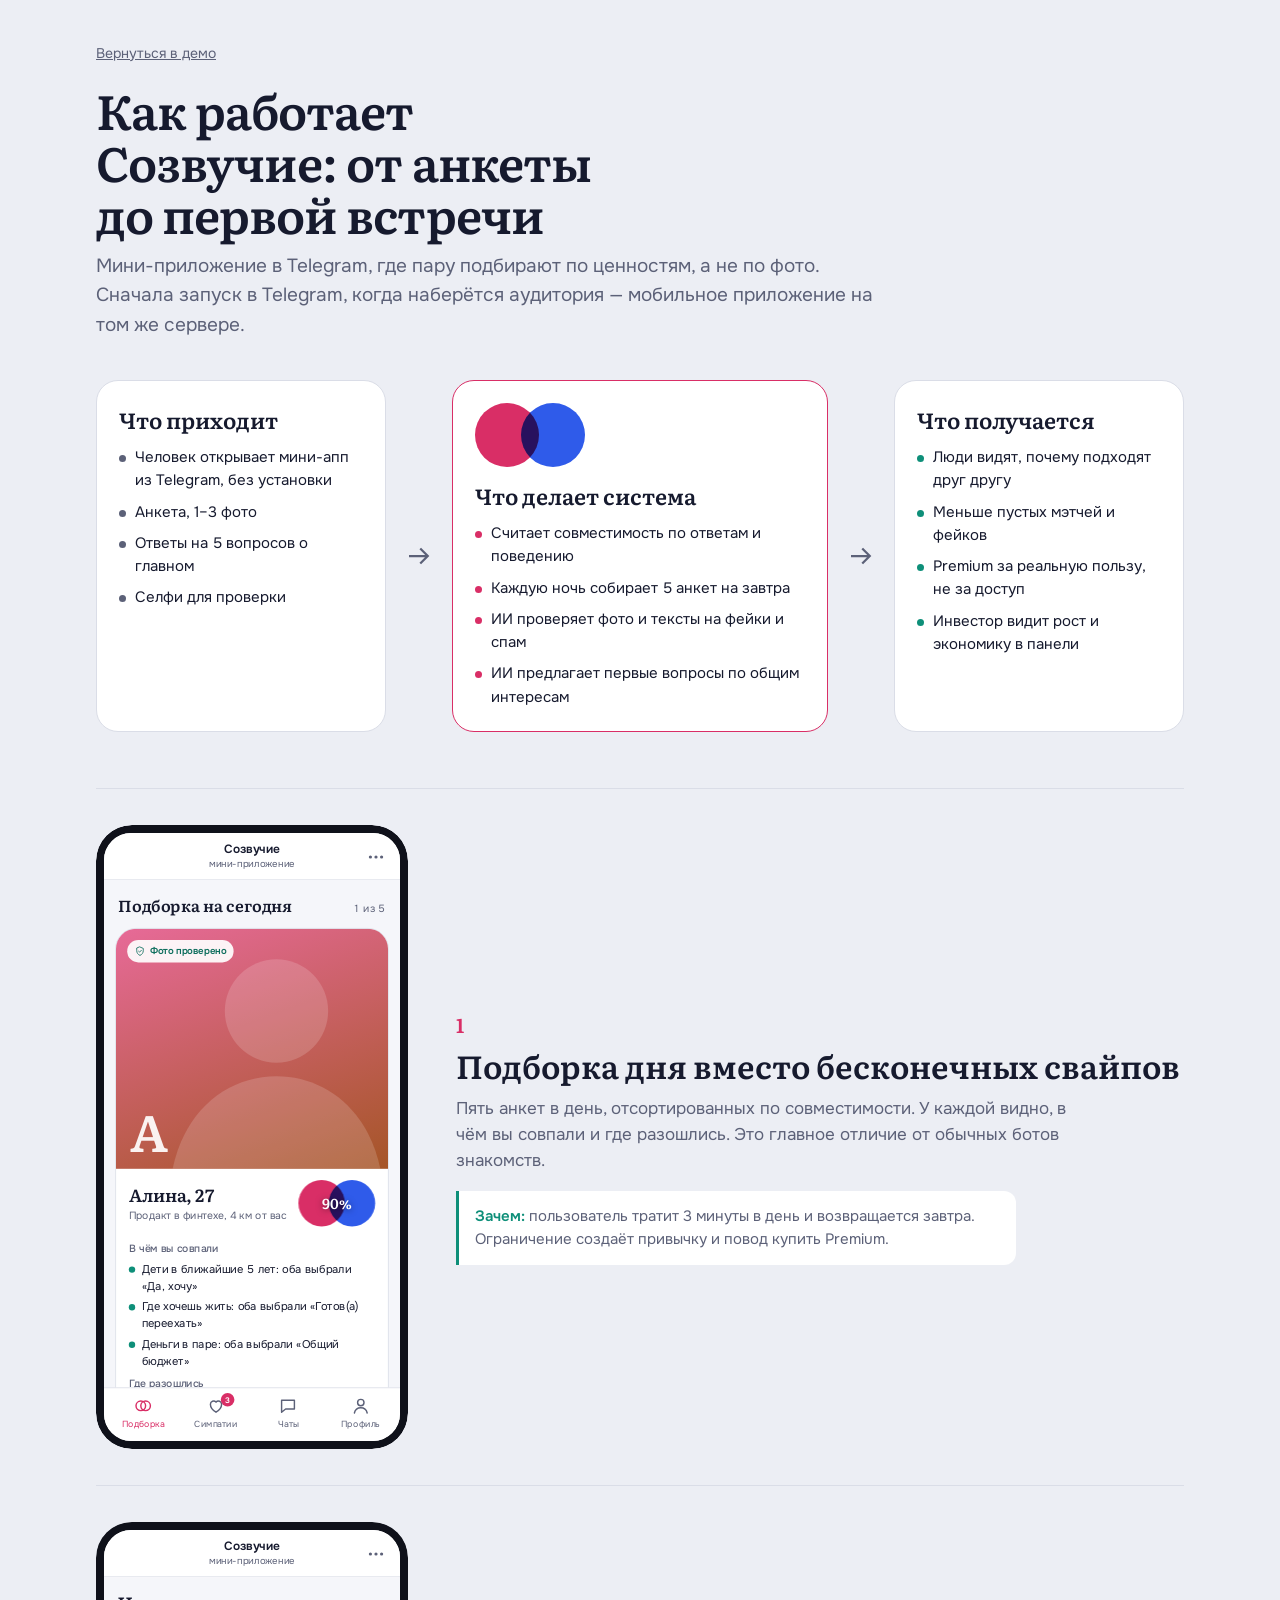
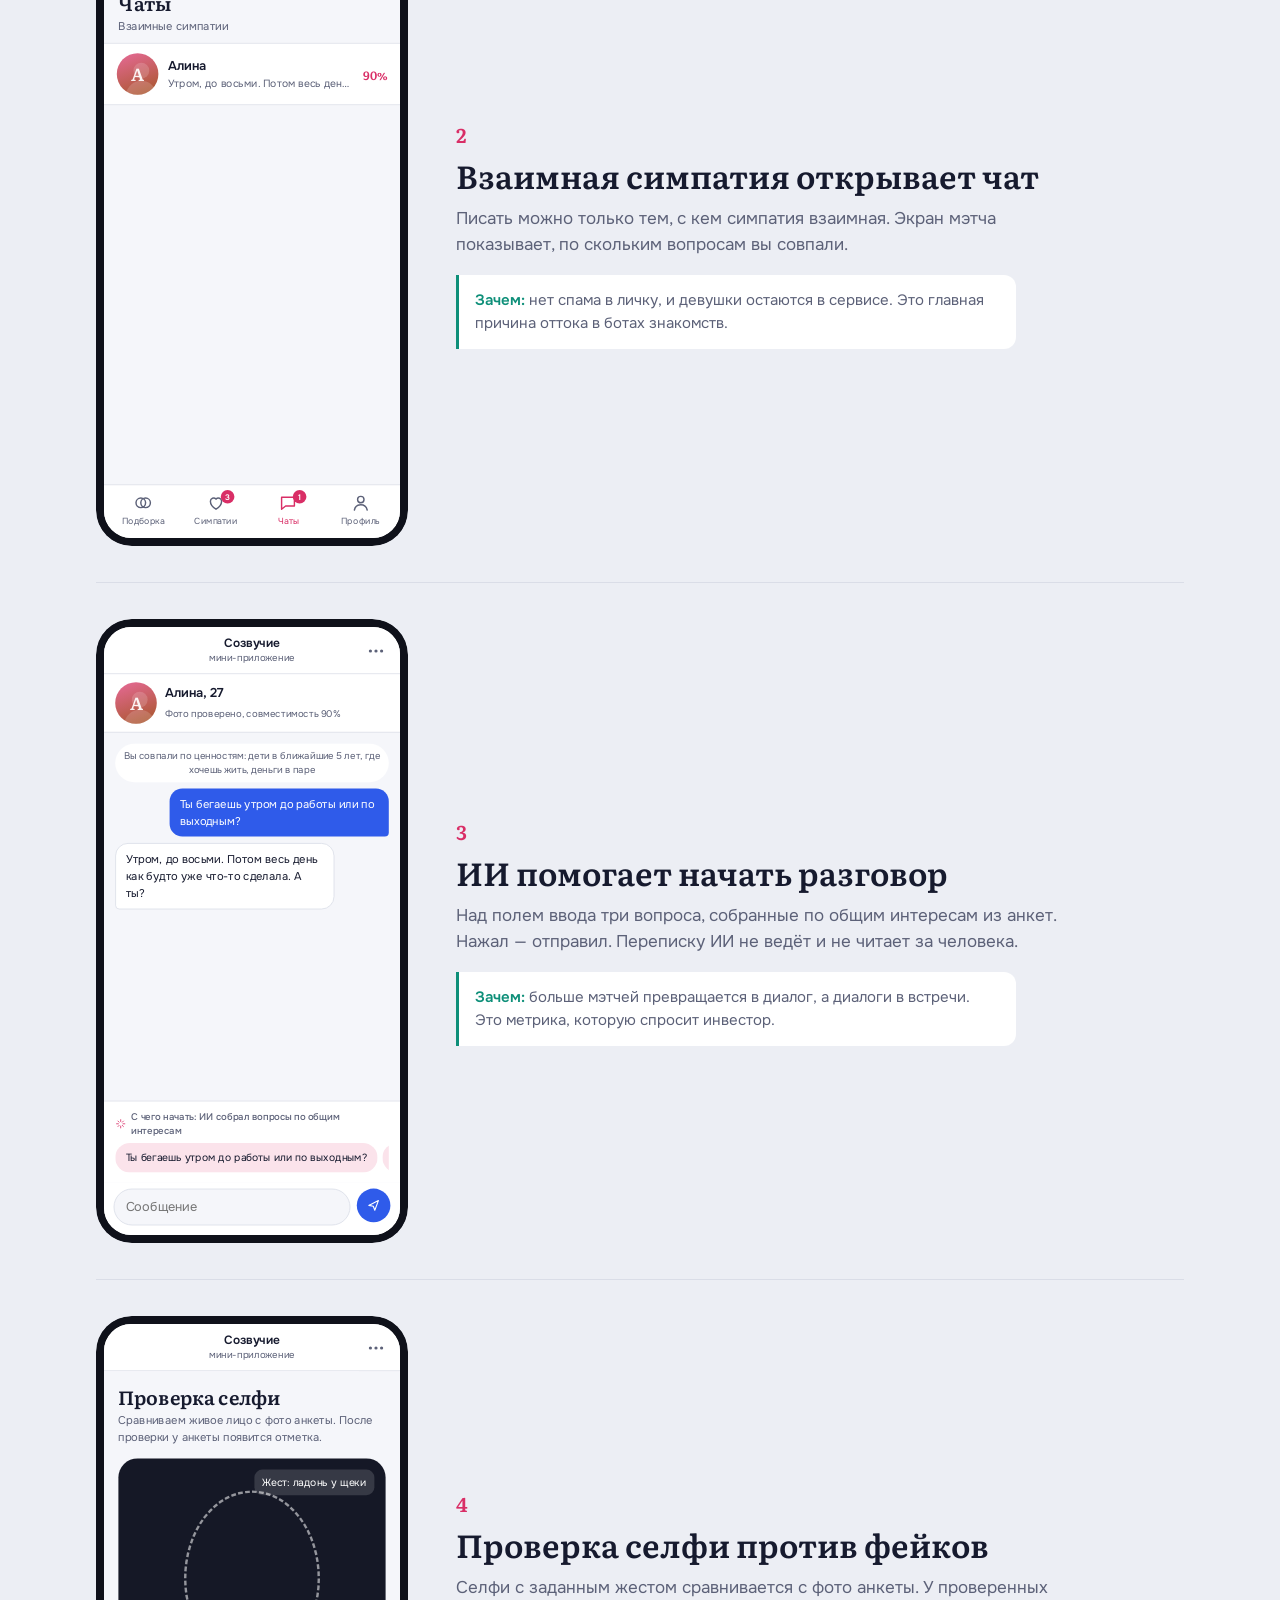
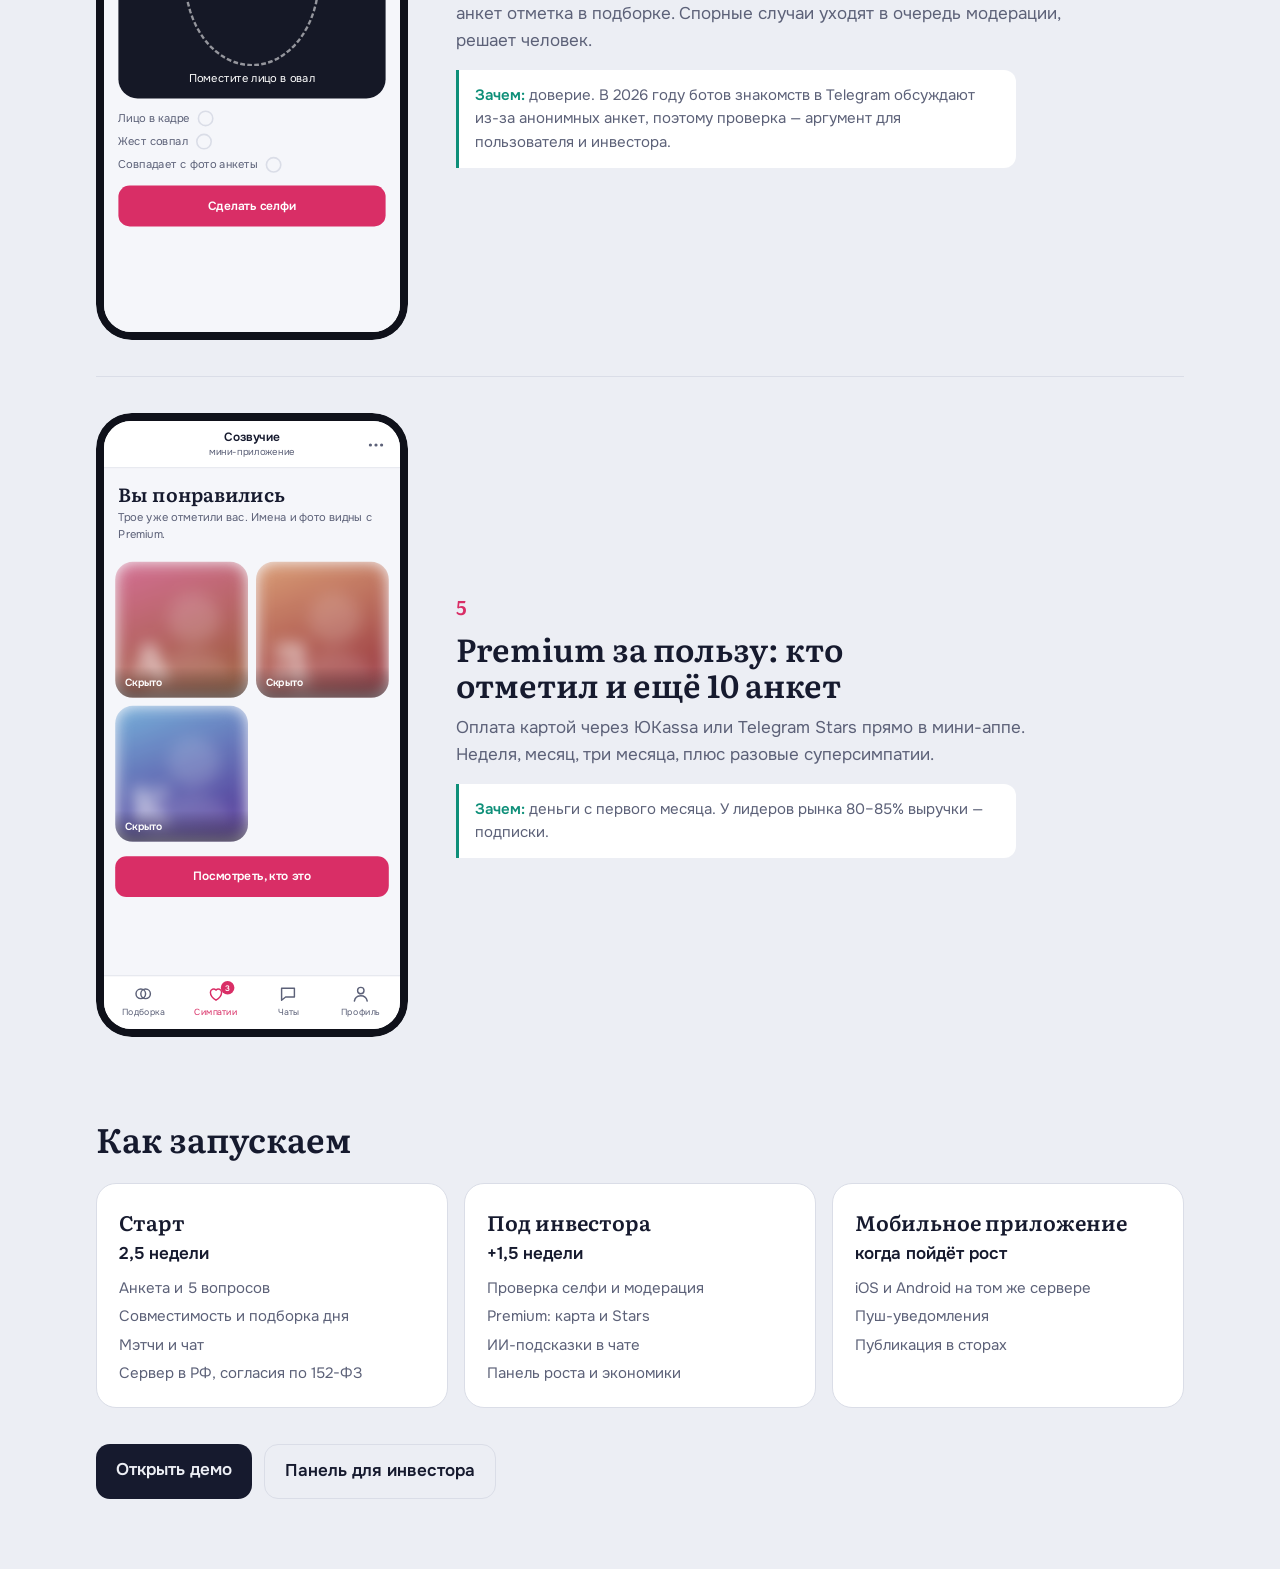
<file: sozvuchie/story.html>
<!doctype html>
<html lang="ru">
<head>
<meta charset="utf-8">
<meta name="viewport" content="width=device-width,initial-scale=1">
<meta name="robots" content="noindex">
<title>Созвучие — схема продукта</title>
<link rel="stylesheet" href="fonts.css">
<style>
:root{--bg:#ECEEF4;--panel:#fff;--ink:#161A2E;--muted:#5C6178;--line:#DADDE7;--rasp:#D92E66;--cob:#2F5BEA;--teal:#0E8F79;--blend:multiply}
@media (prefers-color-scheme:dark){:root{--bg:#10121C;--panel:#1A1D2B;--ink:#ECEEF6;--muted:#9AA0B6;--line:#2C3045;--rasp:#F0507F;--cob:#6A8CFF;--teal:#3CC7A8;--blend:screen}}
*{box-sizing:border-box;margin:0;padding:0}
body{background:var(--bg);color:var(--ink);font:17px/1.55 'Onest',system-ui,sans-serif;-webkit-font-smoothing:antialiased}
.wrap{max-width:1120px;margin:0 auto;padding:40px 16px 70px}
a{color:inherit}
.back{font-size:14px;color:var(--muted)}
h1{font:600 48px/1.08 'Literata',serif;letter-spacing:-.02em;margin:18px 0 12px;max-width:18ch;text-wrap:balance}
.lead{color:var(--muted);max-width:60ch;font-size:19px}
.poster{display:grid;grid-template-columns:1fr auto 1.3fr auto 1fr;gap:18px;align-items:stretch;margin:40px 0 56px}
.col{background:var(--panel);border:1px solid var(--line);border-radius:22px;padding:22px}
.col h2{font:600 22px 'Literata',serif;margin-bottom:10px}
.col ul{list-style:none;display:grid;gap:8px;font-size:15px}
.col li{padding-left:16px;position:relative}
.col li::before{content:"";position:absolute;left:0;top:9px;width:7px;height:7px;border-radius:50%;background:var(--muted)}
.col.sys{border-color:var(--rasp)}
.col.sys li::before{background:var(--rasp)}
.col.out li::before{background:var(--teal)}
.arr{display:grid;place-items:center;color:var(--muted)}
.arr svg{width:30px;height:30px;fill:none;stroke:currentColor;stroke-width:1.8}
.lens{position:relative;width:110px;height:64px;margin-bottom:12px}
.lens i{position:absolute;top:0;width:64px;height:64px;border-radius:50%;mix-blend-mode:var(--blend)}
.lens i:first-child{left:0;background:var(--rasp)}.lens i:last-child{right:0;background:var(--cob)}
.step{display:grid;grid-template-columns:312px 1fr;gap:48px;align-items:center;padding:36px 0;border-top:1px solid var(--line)}
.fr{width:312px;height:624px;overflow:hidden;border-radius:36px}.fr iframe{width:390px;height:780px;border:0;transform:scale(.8);transform-origin:0 0;display:block;background:transparent}
.step .n{font:600 20px 'Literata',serif;color:var(--rasp)}
.step h3{font:600 32px/1.15 'Literata',serif;margin:6px 0 12px;text-wrap:balance}
.step p{color:var(--muted);max-width:56ch}
.why{margin-top:16px;padding:14px 16px;border-left:3px solid var(--teal);background:var(--panel);border-radius:0 12px 12px 0;font-size:15px;max-width:56ch}
.why b{color:var(--teal)}
.stages{display:grid;grid-template-columns:repeat(3,1fr);gap:16px;margin-top:20px}
.stg{background:var(--panel);border:1px solid var(--line);border-radius:20px;padding:22px}
.stg h4{font:600 21px 'Literata',serif;margin-bottom:4px}
.stg .p{font-weight:600;margin-bottom:10px}
.stg ul{list-style:none;font-size:15px;color:var(--muted);display:grid;gap:5px}
h2.sec{font:600 34px 'Literata',serif;margin-top:40px}
.cta{margin-top:36px;display:flex;gap:12px;flex-wrap:wrap}
.cta a{padding:13px 20px;border-radius:14px;background:var(--ink);color:var(--bg);text-decoration:none;font-weight:600}
.cta a.g{background:transparent;color:var(--ink);border:1px solid var(--line)}
@media(max-width:860px){.poster{grid-template-columns:1fr}.arr{transform:rotate(90deg);height:30px}.step{grid-template-columns:1fr;gap:20px}.fr{margin:0 auto}.stages{grid-template-columns:1fr}h1{font-size:34px}}
</style>
</head>
<body><div class="wrap">
<a class="back" href="./">Вернуться в демо</a>
<h1>Как работает Созвучие: от анкеты до первой встречи</h1>
<p class="lead">Мини-приложение в Telegram, где пару подбирают по ценностям, а не по фото. Сначала запуск в Telegram, когда наберётся аудитория — мобильное приложение на том же сервере.</p>

<div class="poster">
  <div class="col"><h2>Что приходит</h2><ul><li>Человек открывает мини-апп из Telegram, без установки</li><li>Анкета, 1–3 фото</li><li>Ответы на 5 вопросов о главном</li><li>Селфи для проверки</li></ul></div>
  <div class="arr"><svg viewBox="0 0 24 24"><path d="M4 12h15M13 6l6 6-6 6"/></svg></div>
  <div class="col sys"><div class="lens"><i></i><i></i></div><h2>Что делает система</h2><ul><li>Считает совместимость по ответам и поведению</li><li>Каждую ночь собирает 5 анкет на завтра</li><li>ИИ проверяет фото и тексты на фейки и спам</li><li>ИИ предлагает первые вопросы по общим интересам</li></ul></div>
  <div class="arr"><svg viewBox="0 0 24 24"><path d="M4 12h15M13 6l6 6-6 6"/></svg></div>
  <div class="col out"><h2>Что получается</h2><ul><li>Люди видят, почему подходят друг другу</li><li>Меньше пустых мэтчей и фейков</li><li>Premium за реальную пользу, не за доступ</li><li>Инвестор видит рост и экономику в панели</li></ul></div>
</div>

<section class="step"><div class="fr"><iframe src="./?embed=1&s=feed" title="Подборка дня с процентом совместимости" loading="lazy" tabindex="-1"></iframe></div><div><span class="n">1</span><h3>Подборка дня вместо бесконечных свайпов</h3>
<p>Пять анкет в день, отсортированных по совместимости. У каждой видно, в чём вы совпали и где разошлись. Это главное отличие от обычных ботов знакомств.</p>
<p class="why"><b>Зачем:</b> пользователь тратит 3 минуты в день и возвращается завтра. Ограничение создаёт привычку и повод купить Premium.</p></div></section>

<section class="step"><div class="fr"><iframe src="./?embed=1&preset=story&s=chats" title="Взаимная симпатия" loading="lazy" tabindex="-1"></iframe></div><div><span class="n">2</span><h3>Взаимная симпатия открывает чат</h3>
<p>Писать можно только тем, с кем симпатия взаимная. Экран мэтча показывает, по скольким вопросам вы совпали.</p>
<p class="why"><b>Зачем:</b> нет спама в личку, и девушки остаются в сервисе. Это главная причина оттока в ботах знакомств.</p></div></section>

<section class="step"><div class="fr"><iframe src="./?embed=1&preset=story&s=chat:1" title="Чат с подсказками ИИ" loading="lazy" tabindex="-1"></iframe></div><div><span class="n">3</span><h3>ИИ помогает начать разговор</h3>
<p>Над полем ввода три вопроса, собранные по общим интересам из анкет. Нажал — отправил. Переписку ИИ не ведёт и не читает за человека.</p>
<p class="why"><b>Зачем:</b> больше мэтчей превращается в диалог, а диалоги в встречи. Это метрика, которую спросит инвестор.</p></div></section>

<section class="step"><div class="fr"><iframe src="./?embed=1&s=verify" title="Проверка селфи" loading="lazy" tabindex="-1"></iframe></div><div><span class="n">4</span><h3>Проверка селфи против фейков</h3>
<p>Селфи с заданным жестом сравнивается с фото анкеты. У проверенных анкет отметка в подборке. Спорные случаи уходят в очередь модерации, решает человек.</p>
<p class="why"><b>Зачем:</b> доверие. В 2026 году ботов знакомств в Telegram обсуждают из-за анонимных анкет, поэтому проверка — аргумент для пользователя и инвестора.</p></div></section>

<section class="step"><div class="fr"><iframe src="./?embed=1&s=likes" title="Кто вас отметил" loading="lazy" tabindex="-1"></iframe></div><div><span class="n">5</span><h3>Premium за пользу: кто отметил и ещё 10 анкет</h3>
<p>Оплата картой через ЮKassa или Telegram Stars прямо в мини-аппе. Неделя, месяц, три месяца, плюс разовые суперсимпатии.</p>
<p class="why"><b>Зачем:</b> деньги с первого месяца. У лидеров рынка 80–85% выручки — подписки.</p></div></section>

<h2 class="sec">Как запускаем</h2>
<div class="stages">
  <div class="stg"><h4>Старт</h4><p class="p">2,5 недели</p><ul><li>Анкета и 5 вопросов</li><li>Совместимость и подборка дня</li><li>Мэтчи и чат</li><li>Сервер в РФ, согласия по 152-ФЗ</li></ul></div>
  <div class="stg"><h4>Под инвестора</h4><p class="p">+1,5 недели</p><ul><li>Проверка селфи и модерация</li><li>Premium: карта и Stars</li><li>ИИ-подсказки в чате</li><li>Панель роста и экономики</li></ul></div>
  <div class="stg"><h4>Мобильное приложение</h4><p class="p">когда пойдёт рост</p><ul><li>iOS и Android на том же сервере</li><li>Пуш-уведомления</li><li>Публикация в сторах</li></ul></div>
</div>
<div class="cta"><a href="./">Открыть демо</a><a class="g" href="./?mode=admin">Панель для инвестора</a></div>
</div></body></html>
</file>
<file: sozvuchie/fonts.css>
@font-face{font-family:'Literata';font-style:normal;font-weight:400;font-display:swap;src:url([data-uri]) format('woff2');unicode-range:U+0400-045F,U+0490-0491,U+04B0-04B1,U+2116}
@font-face{font-family:'Literata';font-style:normal;font-weight:600;font-display:swap;src:url([data-uri]) format('woff2');unicode-range:U+0400-045F,U+0490-0491,U+04B0-04B1,U+2116}
@font-face{font-family:'Literata';font-style:italic;font-weight:400;font-display:swap;src:url([data-uri]) format('woff2');unicode-range:U+0400-045F,U+0490-0491,U+04B0-04B1,U+2116}
@font-face{font-family:'Literata';font-style:normal;font-weight:600;font-display:swap;src:url([data-uri]) format('woff2');unicode-range:U+0000-00FF,U+2000-206F,U+20AC,U+2122,U+2190-21FF}
@font-face{font-family:'Literata';font-style:normal;font-weight:400;font-display:swap;src:url([data-uri]) format('woff2');unicode-range:U+0000-00FF,U+2000-206F,U+20AC,U+2122,U+2190-21FF}
@font-face{font-family:'Onest';font-style:normal;font-weight:400;font-display:swap;src:url([data-uri]) format('woff2');unicode-range:U+0400-045F,U+0490-0491,U+04B0-04B1,U+2116}
@font-face{font-family:'Onest';font-style:normal;font-weight:500;font-display:swap;src:url([data-uri]) format('woff2');unicode-range:U+0400-045F,U+0490-0491,U+04B0-04B1,U+2116}
@font-face{font-family:'Onest';font-style:normal;font-weight:600;font-display:swap;src:url([data-uri]) format('woff2');unicode-range:U+0400-045F,U+0490-0491,U+04B0-04B1,U+2116}
@font-face{font-family:'Onest';font-style:normal;font-weight:400;font-display:swap;src:url([data-uri]) format('woff2');unicode-range:U+0000-00FF,U+2000-206F,U+20AC,U+2122,U+2190-21FF}
@font-face{font-family:'Onest';font-style:normal;font-weight:500;font-display:swap;src:url([data-uri]) format('woff2');unicode-range:U+0000-00FF,U+2000-206F,U+20AC,U+2122,U+2190-21FF}
@font-face{font-family:'Onest';font-style:normal;font-weight:600;font-display:swap;src:url([data-uri]) format('woff2');unicode-range:U+0000-00FF,U+2000-206F,U+20AC,U+2122,U+2190-21FF}
</file>
<file: sozvuchie/styles.css>
:root{
  --bg:#ECEEF4;--panel:#FFFFFF;--soft:#F5F6FA;--ink:#161A2E;--muted:#5C6178;--line:#DADDE7;
  --rasp:#D92E66;--rasp-soft:#FBE3EB;--cob:#2F5BEA;--cob-soft:#E2E9FD;--teal:#0E8F79;--teal-soft:#DDF3EE;--amber:#B9771A;--amber-soft:#FBEFD9;
  --lens-blend:multiply;--shadow:0 30px 60px -30px rgba(22,26,46,.35);
  --serif:'Literata',Georgia,serif;--sans:'Onest',system-ui,sans-serif;
  color-scheme:light;
}
@media (prefers-color-scheme:dark){:root:not([data-theme="light"]){
  --bg:#10121C;--panel:#1A1D2B;--soft:#222537;--ink:#ECEEF6;--muted:#9AA0B6;--line:#2C3045;
  --rasp:#F0507F;--rasp-soft:#3A1828;--cob:#6A8CFF;--cob-soft:#1B2550;--teal:#3CC7A8;--teal-soft:#123A33;--amber:#E9B04E;--amber-soft:#3A2C12;
  --lens-blend:screen;--frame:#2E3248;--shadow:0 30px 60px -30px rgba(0,0,0,.8);color-scheme:dark}}
:root[data-theme="dark"]{
  --bg:#10121C;--panel:#1A1D2B;--soft:#222537;--ink:#ECEEF6;--muted:#9AA0B6;--line:#2C3045;
  --rasp:#F0507F;--rasp-soft:#3A1828;--cob:#6A8CFF;--cob-soft:#1B2550;--teal:#3CC7A8;--teal-soft:#123A33;--amber:#E9B04E;--amber-soft:#3A2C12;
  --lens-blend:screen;--frame:#2E3248;--shadow:0 30px 60px -30px rgba(0,0,0,.8);color-scheme:dark}

*{box-sizing:border-box;margin:0;padding:0}
[hidden]{display:none!important}
html,body{background:var(--bg);color:var(--ink)}
body{font:16px/1.5 var(--sans);-webkit-font-smoothing:antialiased;min-height:100vh}
button{font:inherit;color:inherit;background:none;border:0;cursor:pointer}
button:focus-visible,a:focus-visible,input:focus-visible,textarea:focus-visible{outline:2px solid var(--cob);outline-offset:2px;border-radius:8px}
svg{fill:none;stroke:currentColor;stroke-width:1.8;stroke-linecap:round;stroke-linejoin:round}
.num{font-variant-numeric:tabular-nums}
h1,h2,h3{text-wrap:balance}

/* top */
.top{display:flex;align-items:center;gap:18px;padding:14px max(16px,calc(50% - 620px));border-bottom:1px solid var(--line);background:var(--bg);position:sticky;top:0;z-index:20}
.brand{display:flex;align-items:center;gap:10px;font:600 21px var(--serif);color:var(--ink);text-decoration:none}
.lens-ico{width:36px;height:22px}
.lens-ico circle{stroke-width:2.2}
.lens-ico circle:first-child{stroke:var(--rasp)}
.lens-ico circle:last-child{stroke:var(--cob)}
.note{color:var(--muted);font-size:13px}
.modes{margin-left:auto;display:flex;background:var(--panel);border:1px solid var(--line);border-radius:999px;padding:3px}
.modes button{padding:7px 14px;border-radius:999px;font-size:14px;color:var(--muted)}
.modes button.on{background:var(--ink);color:var(--bg)}
.link{color:var(--ink);font-size:14px;text-decoration:underline;text-underline-offset:3px}
.theme{width:38px;height:38px;border-radius:50%;border:1px solid var(--line);display:grid;place-items:center}
.theme svg{width:18px;height:18px}

/* stage */
.stage{display:grid;grid-template-columns:minmax(0,1fr) 400px;gap:56px;max-width:1240px;margin:0 auto;padding:44px 16px 60px;align-items:start}
.guide{padding-top:20px;max-width:540px}
.guide h1{font:600 46px/1.08 var(--serif);letter-spacing:-.02em;margin-bottom:18px}
.lead{font-size:18px;color:var(--muted);max-width:52ch;margin-bottom:30px}
.tour{list-style:none;counter-reset:t;border-top:1px solid var(--line)}
.tour li{counter-increment:t;border-bottom:1px solid var(--line)}
.tour button{width:100%;text-align:left;display:grid;grid-template-columns:34px 1fr;padding:14px 4px;row-gap:2px}
.tour button::before{content:counter(t);grid-row:span 2;font:600 18px var(--serif);color:var(--rasp)}
.tour b{font-weight:600}
.tour span{color:var(--muted);font-size:14px}
.tour button:hover b,.tour button.cur b{color:var(--rasp)}
.fine{margin-top:18px;font-size:14px;color:var(--muted)}

/* phone */
.phone-wrap{position:sticky;top:84px}
.phone{position:relative;width:390px;height:780px;background:var(--panel);border-radius:44px;border:10px solid var(--frame,#0F111A);box-shadow:var(--shadow);overflow:hidden;display:flex;flex-direction:column}
.tg-bar{display:flex;align-items:center;gap:8px;padding:12px 14px 10px;border-bottom:1px solid var(--line);background:var(--panel)}
.tg-back{width:32px;height:32px;display:grid;place-items:center;border-radius:50%;visibility:hidden}
.tg-back.show{visibility:visible}
.tg-back svg{width:20px;height:20px;stroke:var(--cob)}
.tg-title{flex:1;text-align:center;line-height:1.15}
.tg-title b{display:block;font-size:15px}
.tg-title span{font-size:12px;color:var(--muted)}
.tg-dots{display:flex;gap:3px;width:32px;justify-content:center}
.tg-dots i{width:4px;height:4px;border-radius:50%;background:var(--muted)}
.screen{flex:1;overflow-y:auto;overflow-x:hidden;background:var(--soft);scrollbar-width:none}
.screen::-webkit-scrollbar{display:none}
.tabs{display:grid;grid-template-columns:repeat(4,1fr);border-top:1px solid var(--line);background:var(--panel);padding:6px 4px 10px}
.tabs button{display:flex;flex-direction:column;align-items:center;gap:2px;font-size:11px;color:var(--muted);position:relative;padding:4px 0}
.tabs svg{width:24px;height:24px}
.tabs button.on{color:var(--rasp)}
.tabs em{position:absolute;top:0;left:calc(50% + 6px);min-width:17px;height:17px;border-radius:9px;background:var(--rasp);color:#fff;font:600 10px/17px var(--sans);font-style:normal;padding:0 4px}
.tabs.hide{display:none}

/* common in-phone */
.pad{padding:18px}
.h-scr{font:600 24px/1.15 var(--serif);margin-bottom:6px}
.sub{color:var(--muted);font-size:14px;margin-bottom:16px}
.btn{display:flex;align-items:center;justify-content:center;gap:8px;width:100%;padding:14px 16px;border-radius:14px;background:var(--ink);color:var(--bg);font-weight:600;font-size:15px}
.btn.rasp{background:var(--rasp);color:#fff}
.btn.ghost{background:transparent;color:var(--ink);border:1px solid var(--line)}
.btn:disabled{opacity:.4;cursor:not-allowed}
.btn svg{width:18px;height:18px}
.field{display:block;margin-bottom:12px}
.field span{display:block;font-size:13px;color:var(--muted);margin-bottom:6px}
.field input,.field textarea{width:100%;font:inherit;color:var(--ink);background:var(--panel);border:1px solid var(--line);border-radius:12px;padding:12px 14px}
.field textarea{min-height:76px;resize:none}
.field.err input{border-color:var(--rasp)}
.field small{display:none;color:var(--rasp);font-size:12px;margin-top:4px}
.field.err small{display:block}
.row2{display:grid;grid-template-columns:1fr 1fr;gap:10px}
.steps{display:flex;gap:6px;margin-bottom:18px}
.steps i{flex:1;height:4px;border-radius:2px;background:var(--line)}
.steps i.on{background:var(--rasp)}
.q{background:var(--panel);border-radius:16px;padding:14px;margin-bottom:10px;border:1px solid var(--line)}
.q b{display:block;font-size:15px;margin-bottom:10px}
.chips{display:flex;flex-wrap:wrap;gap:6px}
.chip{padding:8px 12px;border-radius:999px;border:1px solid var(--line);font-size:13px;background:var(--soft)}
.chip.on{background:var(--ink);color:var(--bg);border-color:var(--ink)}
.sticky-cta{position:sticky;bottom:0;padding:12px 18px 16px;background:linear-gradient(to top,var(--soft) 70%,transparent)}

/* avatar */
.ava{position:relative;border-radius:22px;overflow:hidden;display:grid;place-items:end start}
.ava .ini{position:relative;z-index:1;font:600 64px/1 var(--serif);color:rgba(255,255,255,.92);padding:16px 18px;letter-spacing:-.03em}
.ava.sm{width:52px;height:52px;border-radius:50%;place-items:center}
.ava.sm .ini{font-size:22px;padding:0}

/* feed card */
.daybar{display:flex;align-items:baseline;justify-content:space-between;padding:16px 18px 6px}
.daybar b{font:600 20px var(--serif)}
.daybar span{font-size:13px;color:var(--muted)}
.card{margin:8px 14px 16px;background:var(--panel);border-radius:26px;overflow:hidden;border:1px solid var(--line)}
.card .ava{height:300px;border-radius:0}
.badge-v{position:absolute;top:14px;left:14px;z-index:2;display:flex;align-items:center;gap:5px;background:rgba(255,255,255,.92);color:#0E6E5D;font-size:12px;font-weight:600;padding:5px 9px;border-radius:999px}
.badge-v svg{width:14px;height:14px}
.card .meta{padding:14px 16px 6px;display:flex;gap:12px;align-items:center}
.card .who{flex:1}
.card .who b{font:600 22px var(--serif)}
.card .who span{display:block;color:var(--muted);font-size:13px}

/* the lens — signature element */
.lens{position:relative;width:96px;height:58px;flex:none}
.lens i{position:absolute;top:0;width:58px;height:58px;border-radius:50%;mix-blend-mode:var(--lens-blend)}
.lens i:first-child{left:0;background:var(--rasp)}
.lens i:nth-child(2){right:0;background:var(--cob)}
.lens b{position:absolute;inset:0;display:grid;place-items:center;font:600 18px var(--serif);color:#fff;z-index:2;text-shadow:0 1px 8px rgba(0,0,0,.5)}
.lens.big{width:220px;height:130px}
.lens.big i{width:130px;height:130px}
.lens.big b{font-size:40px}

.why{padding:4px 16px 14px}
.why h4{font-size:13px;color:var(--muted);font-weight:500;margin:8px 0 6px}
.why ul{list-style:none;display:grid;gap:5px}
.why li{display:flex;gap:8px;font-size:14px;align-items:flex-start}
.why li::before{content:"";flex:none;width:8px;height:8px;border-radius:50%;margin-top:7px;background:var(--teal)}
.why li.diff::before{background:var(--amber)}
.about{padding:0 16px 14px;font-size:14px;color:var(--muted)}
.acts{display:grid;grid-template-columns:1fr 1fr;gap:10px;padding:0 14px 14px}
.acts button{padding:13px;border-radius:14px;font-weight:600;font-size:15px;display:flex;justify-content:center;gap:6px;align-items:center}
.acts .skip{background:var(--soft);border:1px solid var(--line)}
.acts .like{background:var(--rasp);color:#fff}
.acts svg{width:18px;height:18px}
.card.out-l{transform:translateX(-120%) rotate(-8deg);opacity:0;transition:.35s ease-in}
.card.out-r{transform:translateX(120%) rotate(8deg);opacity:0;transition:.35s ease-in}

.empty{padding:40px 24px;text-align:center}
.empty .lens{margin:0 auto 18px}
.empty p{color:var(--muted);margin:8px 0 20px}

/* likes */
.grid2{display:grid;grid-template-columns:1fr 1fr;gap:10px;padding:0 14px 18px}
.grid2 .ava{height:170px}
.grid2 .ava.blur{filter:blur(10px) saturate(.8)}
.lockcard{position:relative;border-radius:22px;overflow:hidden}
.lockcard .cap{position:absolute;inset:auto 0 0 0;padding:10px 12px;color:#fff;font-size:13px;font-weight:600;background:linear-gradient(transparent,rgba(0,0,0,.45));z-index:2}

/* chats */
.list{background:var(--panel);border-top:1px solid var(--line)}
.li{display:flex;gap:12px;align-items:center;padding:12px 16px;border-bottom:1px solid var(--line);width:100%;text-align:left}
.li .t{flex:1;min-width:0}
.li .t b{display:block}
.li .t span{display:block;color:var(--muted);font-size:13px;white-space:nowrap;overflow:hidden;text-overflow:ellipsis}
.li .pct{font:600 15px var(--serif);color:var(--rasp)}
.chat{display:flex;flex-direction:column;min-height:100%}
.chat-h{display:flex;gap:10px;align-items:center;padding:10px 14px;background:var(--panel);border-bottom:1px solid var(--line)}
.chat-h b{display:block}
.chat-h span{font-size:12px;color:var(--muted)}
.msgs{flex:1;padding:14px;display:flex;flex-direction:column;gap:8px}
.sys{align-self:center;font-size:12px;color:var(--muted);background:var(--panel);padding:6px 10px;border-radius:999px;text-align:center}
.m{max-width:80%;padding:9px 12px;border-radius:16px;font-size:14px}
.m.me{align-self:flex-end;background:var(--cob);color:#fff;border-bottom-right-radius:5px}
.m.them{align-self:flex-start;background:var(--panel);border:1px solid var(--line);border-bottom-left-radius:5px}
.typing{align-self:flex-start;color:var(--muted);font-size:13px}
.ib{padding:10px 14px 6px;border-top:1px solid var(--line);background:var(--panel)}
.ib h5{font-size:12px;color:var(--muted);font-weight:500;margin-bottom:6px;display:flex;gap:6px;align-items:center}
.ib h5 svg{width:14px;height:14px;stroke:var(--rasp)}
.ib .chips{flex-wrap:nowrap;overflow-x:auto;padding-bottom:6px;scrollbar-width:none}
.ib .chip{white-space:nowrap;background:var(--rasp-soft);border-color:transparent;color:var(--ink)}
.compose{display:flex;gap:8px;padding:8px 12px 12px;background:var(--panel)}
.compose input{flex:1;font:inherit;color:var(--ink);background:var(--soft);border:1px solid var(--line);border-radius:999px;padding:10px 14px}
.compose button{width:42px;height:42px;border-radius:50%;background:var(--cob);color:#fff;display:grid;place-items:center}
.compose svg{width:18px;height:18px}

/* verify */
.cam{position:relative;height:300px;border-radius:24px;background:#151826;overflow:hidden;display:grid;place-items:center;margin-bottom:14px}
.cam .oval{width:170px;height:220px;border-radius:50%;border:3px dashed rgba(255,255,255,.55)}
.cam .oval.ok{border:3px solid var(--teal)}
.cam .hint{position:absolute;bottom:14px;left:0;right:0;text-align:center;color:#fff;font-size:14px}
.cam .gest{position:absolute;top:14px;right:14px;background:rgba(255,255,255,.14);color:#fff;font-size:13px;padding:6px 10px;border-radius:10px}
.scan{position:absolute;left:0;right:0;height:2px;background:var(--teal);box-shadow:0 0 12px var(--teal);top:20%;animation:scan 1.4s ease-in-out infinite alternate}
@keyframes scan{to{top:78%}}
.checks{list-style:none;display:grid;gap:8px;margin:6px 0 16px}
.checks li{display:flex;gap:10px;align-items:center;font-size:14px;color:var(--muted)}
.checks li i{width:20px;height:20px;border-radius:50%;border:2px solid var(--line);flex:none;display:grid;place-items:center}
.checks li.ok{color:var(--ink)}
.checks li.ok i{background:var(--teal);border-color:var(--teal)}
.checks li.ok i::after{content:"";width:8px;height:5px;border:2px solid #fff;border-top:0;border-right:0;transform:rotate(-45deg) translate(1px,-1px)}

/* profile */
.prof{display:flex;gap:14px;align-items:center;padding:18px}
.prof b{font:600 22px var(--serif);display:block}
.prof span{color:var(--muted);font-size:13px}
.rows{background:var(--panel);border-top:1px solid var(--line);border-bottom:1px solid var(--line);margin-bottom:16px}
.rows button,.rows div.r{display:flex;justify-content:space-between;align-items:center;width:100%;padding:14px 18px;border-bottom:1px solid var(--line);text-align:left;font-size:15px}
.rows > :last-child{border-bottom:0}
.tag{font-size:12px;font-weight:600;padding:4px 9px;border-radius:999px}
.tag.ok{background:var(--teal-soft);color:var(--teal)}
.tag.no{background:var(--amber-soft);color:var(--amber)}
.tag.pr{background:var(--rasp-soft);color:var(--rasp)}

/* sheet */
.sheet-back{position:absolute;inset:0;background:rgba(10,12,20,.45);z-index:30}
.sheet{position:absolute;left:0;right:0;bottom:0;background:var(--panel);border-radius:26px 26px 0 0;z-index:31;padding:10px 18px 20px;max-height:88%;overflow-y:auto;animation:up .28s ease-out}
@keyframes up{from{transform:translateY(100%)}}
.grab{width:40px;height:4px;border-radius:2px;background:var(--line);margin:0 auto 14px}
.plans{display:grid;gap:8px;margin:14px 0}
.plan{display:grid;grid-template-columns:22px 1fr auto;gap:10px;align-items:center;padding:13px 14px;border:1.5px solid var(--line);border-radius:16px;text-align:left;width:100%}
.plan .rd{width:20px;height:20px;border-radius:50%;border:2px solid var(--line)}
.plan.on{border-color:var(--rasp)}
.plan.on .rd{border:6px solid var(--rasp)}
.plan b{display:block}
.plan small{color:var(--muted)}
.plan .p{font:600 17px var(--serif)}
.perks{list-style:none;display:grid;gap:6px;margin:6px 0 4px}
.perks li{display:flex;gap:8px;font-size:14px}
.perks svg{width:18px;height:18px;stroke:var(--rasp);flex:none}
.pay{display:grid;grid-template-columns:1fr 1fr;gap:8px;margin-top:10px}
.legal{font-size:11px;color:var(--muted);margin-top:10px;text-align:center}

/* match overlay: the single orchestrated moment */
.match{position:absolute;inset:0;z-index:40;background:var(--ink);color:var(--bg);display:flex;flex-direction:column;align-items:center;justify-content:center;padding:30px;text-align:center}
.match .lens.big i:first-child{animation:inL .7s cubic-bezier(.2,.9,.3,1.2) both}
.match .lens.big i:nth-child(2){animation:inR .7s cubic-bezier(.2,.9,.3,1.2) both}
.match .lens.big b{animation:fade .4s .55s both}
@keyframes inL{from{transform:translateX(-90px);opacity:0}}
@keyframes inR{from{transform:translateX(90px);opacity:0}}
@keyframes fade{from{opacity:0}}
.match h2{font:600 34px/1.1 var(--serif);margin:26px 0 8px}
.match p{opacity:.75;margin-bottom:26px;max-width:28ch}
.match .btn{background:var(--rasp);color:#fff;margin-bottom:10px}
.match .btn.ghost{background:transparent;color:var(--bg);border-color:rgba(255,255,255,.3)}

.toast{position:absolute;left:16px;right:16px;bottom:84px;z-index:50;background:var(--ink);color:var(--bg);padding:12px 14px;border-radius:14px;font-size:14px;opacity:0;transform:translateY(10px);transition:.25s;pointer-events:none}
.toast.show{opacity:1;transform:none}

/* admin */
.admin{max-width:1240px;margin:0 auto;padding:34px 16px 60px}
.adm-h{display:flex;align-items:end;justify-content:space-between;gap:20px;margin-bottom:22px;flex-wrap:wrap}
.adm-h h1{font:600 36px/1.1 var(--serif)}
.adm-h p{color:var(--muted)}
.period{display:flex;border:1px solid var(--line);border-radius:999px;padding:3px;background:var(--panel)}
.period button{padding:6px 12px;border-radius:999px;font-size:13px;color:var(--muted)}
.period button.on{background:var(--ink);color:var(--bg)}
.kpis{display:grid;grid-template-columns:repeat(6,minmax(0,1fr));background:var(--panel);border:1px solid var(--line);border-radius:18px;margin-bottom:18px}
.kpi{padding:16px 18px;border-right:1px solid var(--line)}
.kpi:last-child{border-right:0}
.kpi span{display:block;font-size:13px;color:var(--muted)}
.kpi b{display:block;font:600 28px/1.2 var(--serif);margin:4px 0 2px}
.kpi em{font-style:normal;font-size:13px;font-weight:600;color:var(--teal)}
.kpi em.dn{color:var(--rasp)}
.adm-grid{display:grid;grid-template-columns:minmax(0,1.5fr) minmax(0,1fr);gap:18px;margin-bottom:18px}
.panel{background:var(--panel);border:1px solid var(--line);border-radius:18px;padding:18px 20px}
.panel h3{font:600 19px var(--serif);margin-bottom:2px}
.panel .s{font-size:13px;color:var(--muted);margin-bottom:12px}
.chart svg{width:100%;height:220px;display:block}
.chart .ax{stroke:var(--line);stroke-width:1}
.chart .ln{stroke:var(--rasp);stroke-width:2.5}
.chart .ar{fill:var(--rasp);opacity:.12;stroke:none}
.chart text{fill:var(--muted);stroke:none;font:12px var(--sans)}
.fun{display:grid;gap:8px}
.fun .fr{display:grid;grid-template-columns:150px 1fr 60px;gap:10px;align-items:center;font-size:13px}
.fun .bar{height:22px;border-radius:6px;background:var(--soft);overflow:hidden}
.fun .bar i{display:block;height:100%;background:var(--cob);border-radius:6px}
.fun .fr:last-child .bar i{background:var(--rasp)}
.fun .v{text-align:right;color:var(--muted)}
table{width:100%;border-collapse:collapse;font-size:14px}
th{text-align:left;font-weight:500;color:var(--muted);font-size:13px;padding:8px 10px;border-bottom:1px solid var(--line)}
td{padding:11px 10px;border-bottom:1px solid var(--line);vertical-align:middle}
tr:last-child td{border-bottom:0}
.risk{font-size:12px;font-weight:600;padding:3px 8px;border-radius:999px}
.risk.h{background:var(--rasp-soft);color:var(--rasp)}
.risk.m{background:var(--amber-soft);color:var(--amber)}
.risk.l{background:var(--teal-soft);color:var(--teal)}
.mact{display:flex;gap:6px}
.mact button{padding:6px 10px;border-radius:10px;border:1px solid var(--line);font-size:13px}
.mact button.ban{border-color:var(--rasp);color:var(--rasp)}
tr.done td{opacity:.45}
tr.done .mact{display:none}
.st{font-size:13px;color:var(--muted)}
.rev{display:grid;gap:12px}
.rev .rr{display:grid;grid-template-columns:1fr auto;gap:4px 10px;font-size:14px}
.rev .rr .bar{grid-column:1/-1;height:8px;border-radius:4px;background:var(--soft);overflow:hidden}
.rev .rr .bar i{display:block;height:100%;background:var(--cob)}
.rev .tot{border-top:1px solid var(--line);padding-top:10px;display:flex;justify-content:space-between;font-weight:600}

/* responsive */
@media (max-width:980px){
  .stage{grid-template-columns:1fr;gap:28px;justify-items:center}
  .guide{max-width:600px;padding-top:0}
  .guide h1{font-size:34px}
  .phone-wrap{position:static}
  .kpis{grid-template-columns:repeat(3,minmax(0,1fr))}
  .kpi:nth-child(3){border-right:0}
  .kpi:nth-child(-n+3){border-bottom:1px solid var(--line)}
  .adm-grid{grid-template-columns:minmax(0,1fr)}
}
@media (max-width:640px){
  .note,.link{display:none}
  .top{gap:10px;flex-wrap:wrap}
  .modes button{padding:6px 10px;font-size:13px}
  .stage{padding:0 0 30px}
  .guide{padding:20px 16px 0;order:2}
  .phone-wrap{order:1;width:100%}
  .phone{width:100%;height:calc(100dvh - 112px);min-height:620px;border:0;border-radius:0;box-shadow:none}
  .kpis{grid-template-columns:repeat(2,minmax(0,1fr))}
  .kpi{border-right:1px solid var(--line)!important;border-bottom:1px solid var(--line)}
  .kpi:nth-child(2n){border-right:0!important}
  .fun .fr{grid-template-columns:110px 1fr 46px}
  .tbl{overflow-x:auto}
  table{min-width:560px}
}
@media (prefers-reduced-motion:reduce){*{animation:none!important;transition:none!important}}
.match .lens i{mix-blend-mode:screen}
.match .lens i:first-child{background:#E8346E}
.match .lens i:nth-child(2){background:#3D63F0}
td b{white-space:nowrap}

/* embed: только телефон, для схемы */
body.embed .top,body.embed .guide{display:none}
body.embed{background:transparent}
body.embed .stage{display:block;padding:0;max-width:none}
body.embed .phone-wrap{position:static}
body.embed .phone{width:390px;height:780px;border-radius:44px;border:10px solid var(--frame,#0F111A);margin:0}
</file>
